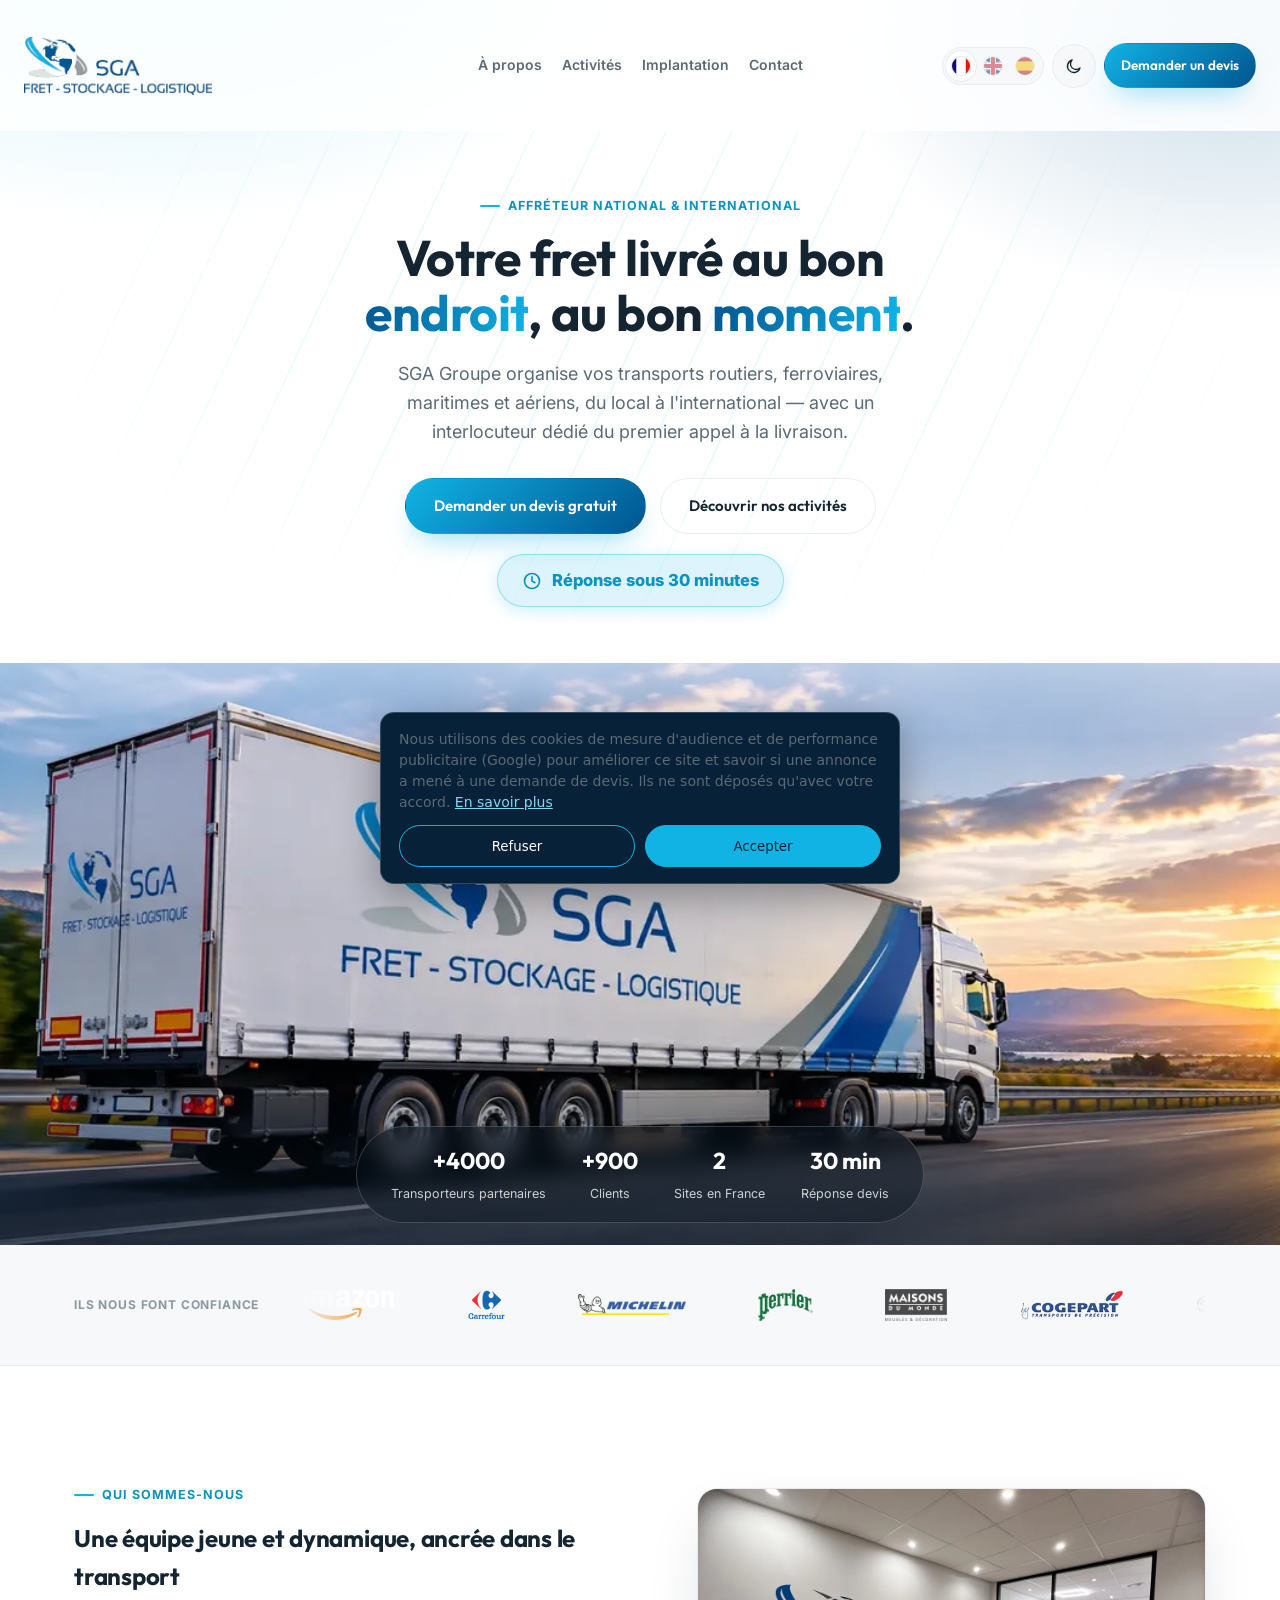
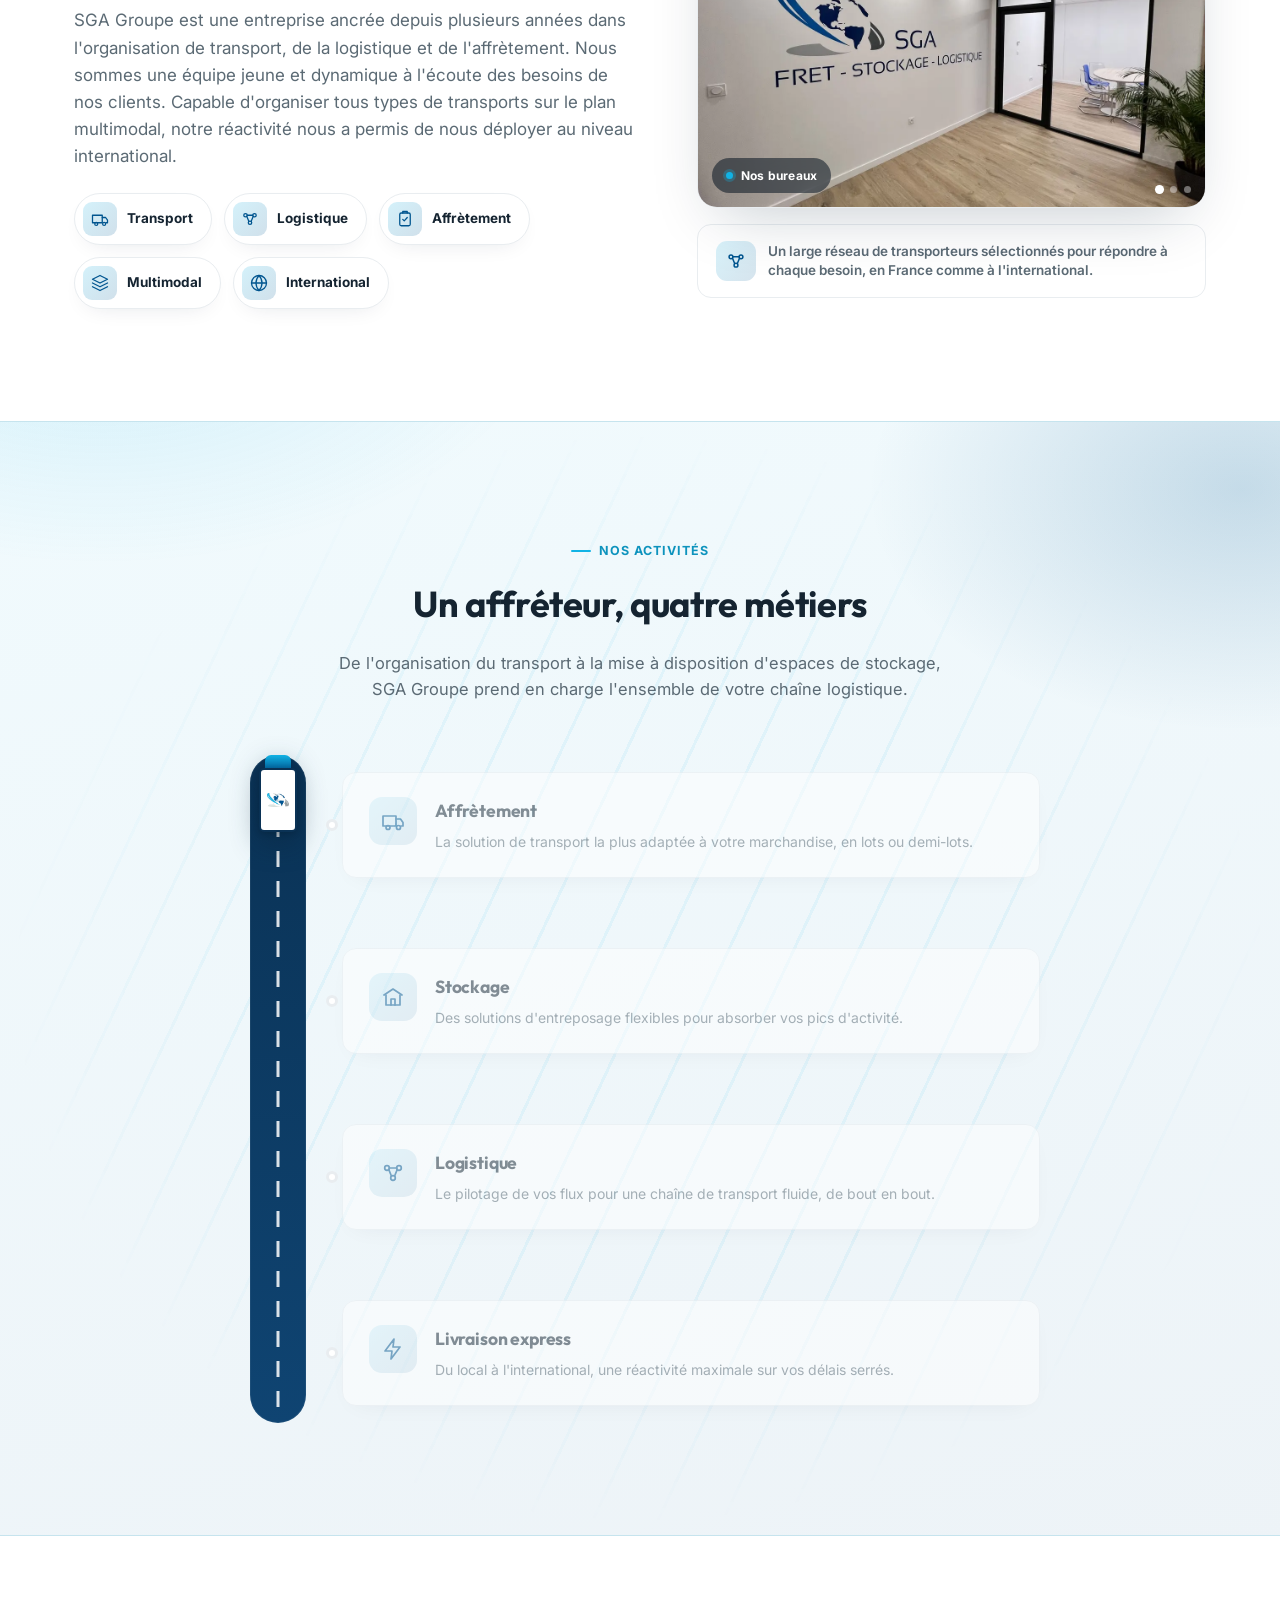
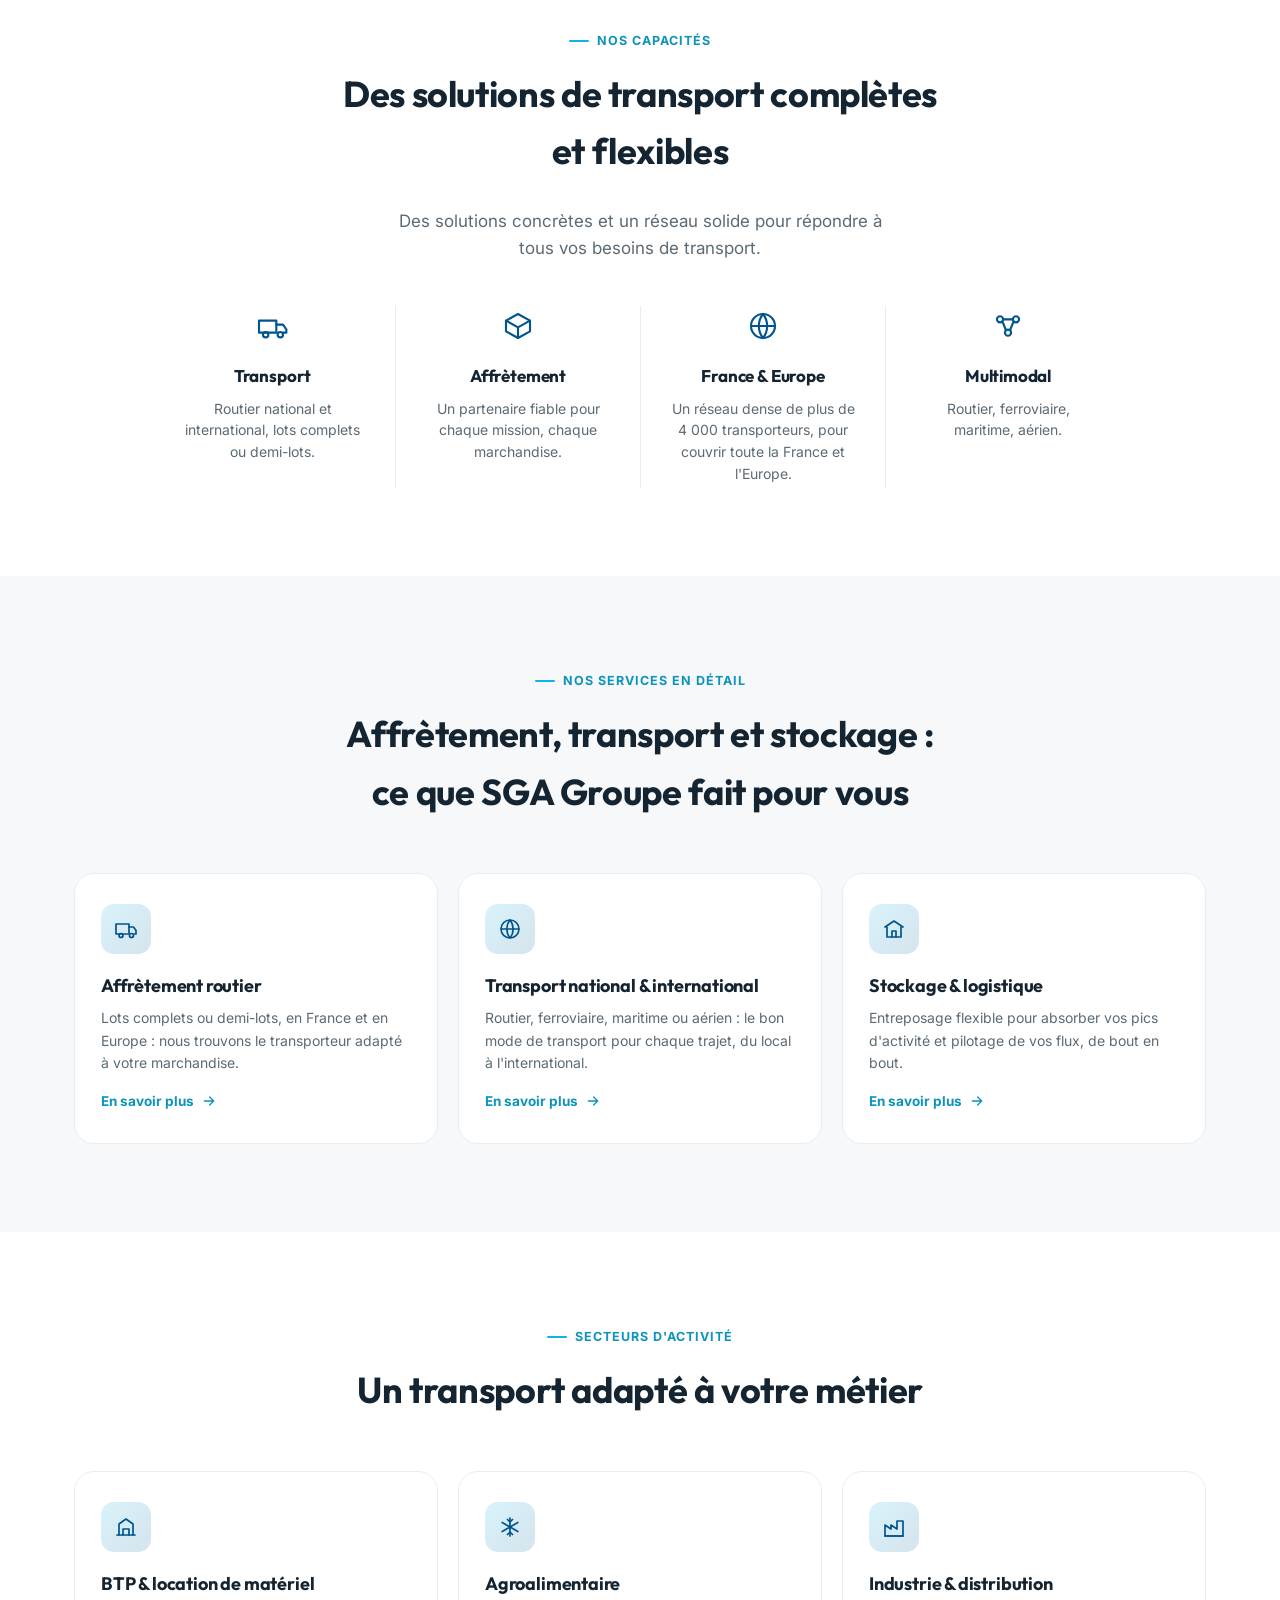
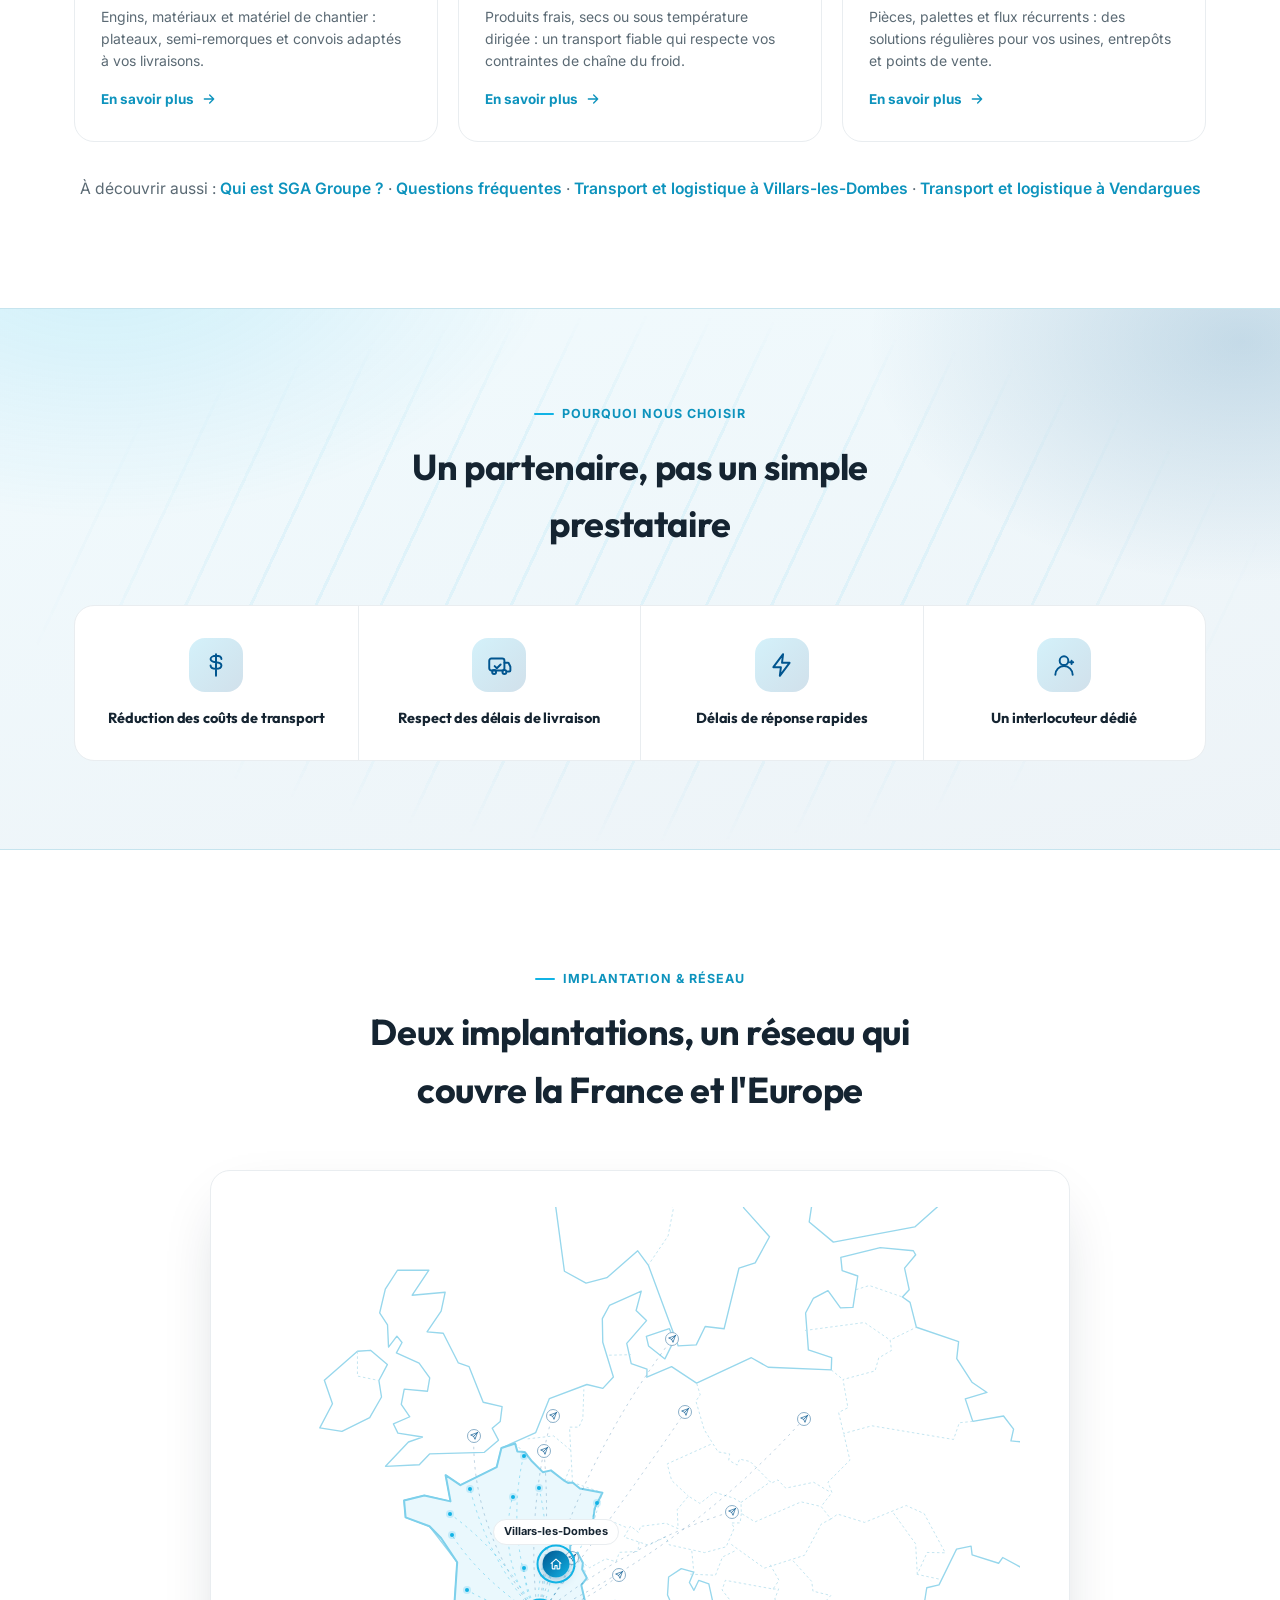
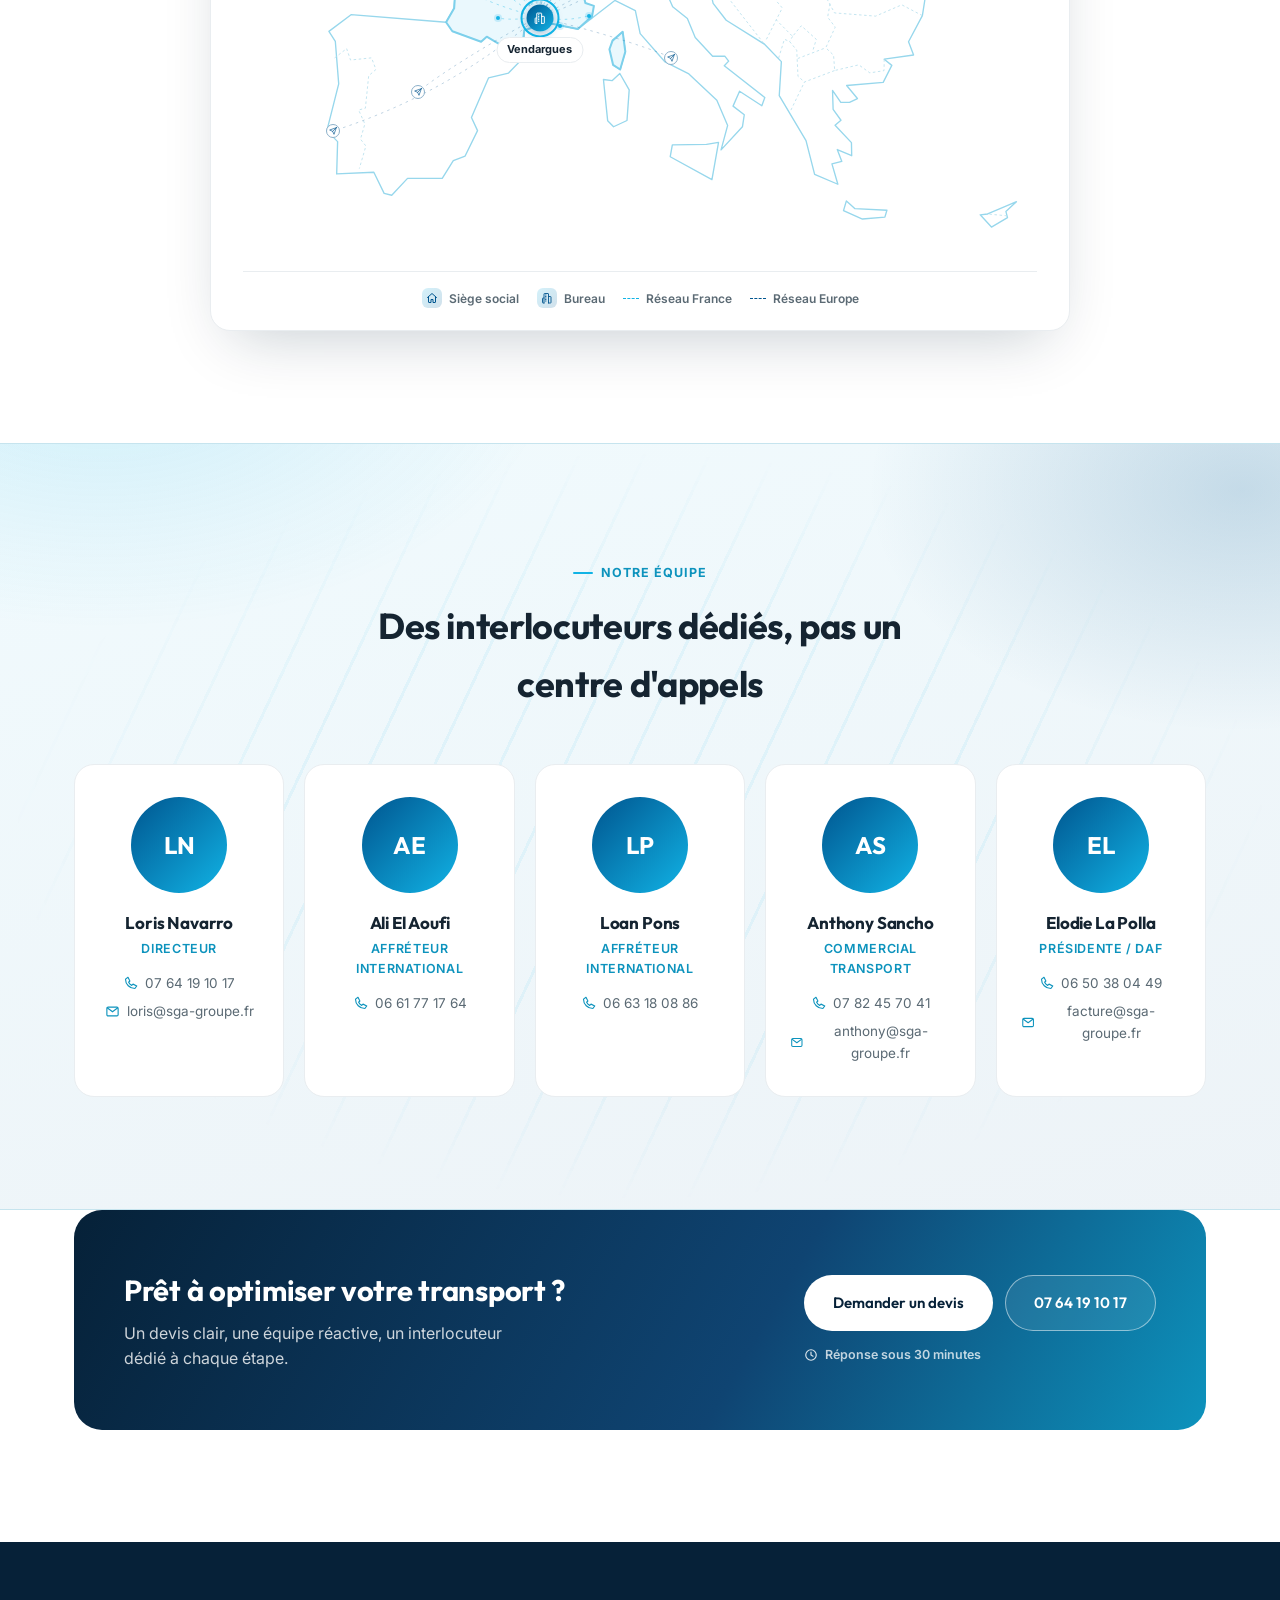
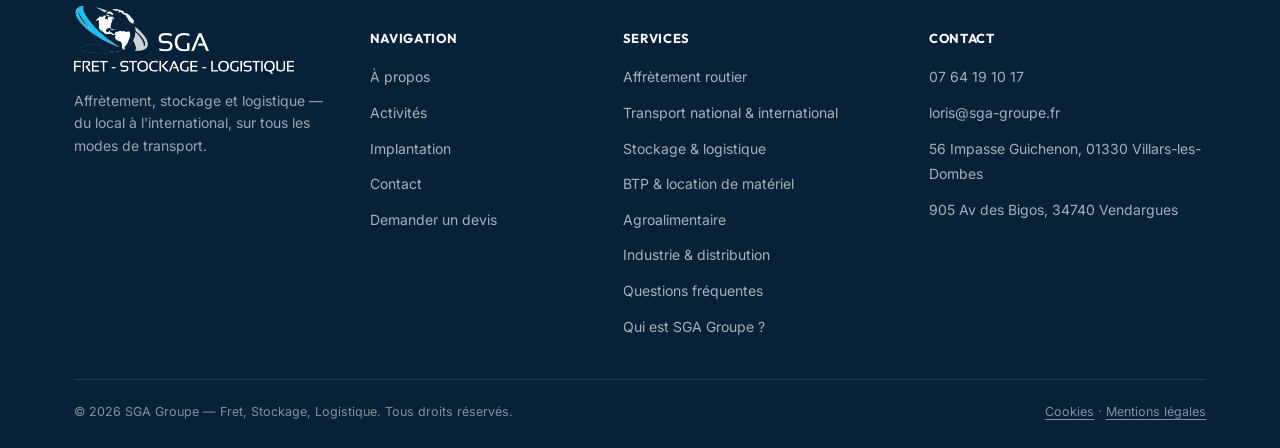
<file: index.html>
<!DOCTYPE html>
<html lang="fr">
<head>
<meta charset="UTF-8">
<meta name="viewport" content="width=device-width, initial-scale=1">
<title>SGA Groupe | Affréteur routier national &amp; international</title>
<meta name="description" content="SGA Groupe, entreprise d'affrètement : transport routier, ferroviaire, maritime et aérien, stockage et logistique en France et en Europe. Devis gratuit, réponse sous 30 minutes.">
<meta name="robots" content="index, follow, max-image-preview:large">
<meta name="author" content="SGA Groupe">
<meta name="theme-color" content="#062138">
<link rel="canonical" href="https://sga-groupe.fr/">
<link rel="icon" href="favicon.ico" sizes="48x48">
<link rel="icon" type="image/png" href="favicon-192.png" sizes="192x192">
<link rel="apple-touch-icon" href="apple-touch-icon.png">
<meta property="og:type" content="website">
<meta property="og:site_name" content="SGA Groupe">
<meta property="og:title" content="SGA Groupe | Affréteur routier national &amp; international">
<meta property="og:description" content="Affrètement, transport routier, ferroviaire, maritime et aérien, stockage et logistique. Un interlocuteur dédié du premier appel à la livraison — réponse sous 30 minutes.">
<meta property="og:url" content="https://sga-groupe.fr/">
<meta property="og:locale" content="fr_FR">
<meta property="og:image" content="https://sga-groupe.fr/og-image.jpg">
<meta property="og:image:width" content="1200">
<meta property="og:image:height" content="630">
<meta property="og:image:alt" content="SGA Groupe — affréteur routier national et international">
<meta name="twitter:card" content="summary_large_image">
<meta name="twitter:title" content="SGA Groupe | Affréteur routier national &amp; international">
<meta name="twitter:description" content="Affrètement, transport routier, ferroviaire, maritime et aérien, stockage et logistique. Devis gratuit, réponse sous 30 minutes.">
<meta name="twitter:image" content="https://sga-groupe.fr/og-image.jpg">
<script type="application/ld+json">
{
  "@context": "https://schema.org",
  "@graph": [
    {
      "@type": "WebSite",
      "@id": "https://sga-groupe.fr/#website",
      "url": "https://sga-groupe.fr/",
      "name": "SGA Groupe",
      "alternateName": ["SGA"],
      "inLanguage": "fr-FR",
      "publisher": {"@id": "https://sga-groupe.fr/#organization"}
    },
    {
      "@type": "WebPage",
      "@id": "https://sga-groupe.fr/#webpage",
      "url": "https://sga-groupe.fr/",
      "name": "SGA Groupe | Affréteur routier national & international",
      "isPartOf": {"@id": "https://sga-groupe.fr/#website"},
      "about": {"@id": "https://sga-groupe.fr/#organization"},
      "inLanguage": "fr-FR",
      "primaryImageOfPage": {"@type": "ImageObject", "url": "https://sga-groupe.fr/og-image.jpg", "width": 1200, "height": 630}
    },
    {
      "@type": "Organization",
      "@id": "https://sga-groupe.fr/#organization",
      "name": "SGA Groupe",
      "alternateName": ["SGA"],
      "url": "https://sga-groupe.fr/",
      "logo": {"@type": "ImageObject", "url": "https://sga-groupe.fr/logo-sga-carre.png", "width": 512, "height": 512},
      "image": "https://sga-groupe.fr/og-image.jpg",
      "description": "Entreprise d'affrètement, de logistique et de stockage : transport routier, ferroviaire, maritime et aérien, du local à l'international.",
      "legalName": "SGA",
      "foundingDate": "2021-01-07",
      "taxID": "892147471",
      "vatID": "FR92892147471",
      "telephone": "+33764191017",
      "sameAs": ["https://www.linkedin.com/company/sga-transport/"],
      "areaServed": ["France", "Europe"],
      "knowsAbout": ["Affrètement routier", "Transport national", "Transport international", "Transport multimodal", "Stockage", "Logistique"],
      "contactPoint": {"@type": "ContactPoint", "contactType": "customer service", "telephone": "+33764191017", "availableLanguage": ["French", "English"]},
      "location": [{"@id": "https://sga-groupe.fr/#villars-les-dombes"}, {"@id": "https://sga-groupe.fr/#vendargues"}],
      "makesOffer": [
        {"@type": "Offer", "itemOffered": {"@type": "Service", "name": "Affrètement routier", "url": "https://sga-groupe.fr/affretement-routier"}},
        {"@type": "Offer", "itemOffered": {"@type": "Service", "name": "Transport national et international (routier, ferroviaire, maritime, aérien)", "url": "https://sga-groupe.fr/transport-national-international"}},
        {"@type": "Offer", "itemOffered": {"@type": "Service", "name": "Stockage et logistique", "url": "https://sga-groupe.fr/stockage-logistique"}}
      ]
    },
    {
      "@type": "LocalBusiness",
      "@id": "https://sga-groupe.fr/#villars-les-dombes",
      "name": "SGA Groupe — Villars-les-Dombes",
      "url": "https://sga-groupe.fr/transport-logistique-villars-les-dombes",
      "image": "https://sga-groupe.fr/og-image.jpg",
      "parentOrganization": {"@id": "https://sga-groupe.fr/#organization"},
      "telephone": "+33764191017",
      "address": {
        "@type": "PostalAddress",
        "streetAddress": "56 Impasse Guichenon",
        "postalCode": "01330",
        "addressLocality": "Villars-les-Dombes",
        "addressRegion": "Auvergne-Rhône-Alpes",
        "addressCountry": "FR"
      }
    },
    {
      "@type": "LocalBusiness",
      "@id": "https://sga-groupe.fr/#vendargues",
      "name": "SGA Groupe — Vendargues",
      "url": "https://sga-groupe.fr/transport-logistique-vendargues",
      "image": "https://sga-groupe.fr/og-image.jpg",
      "parentOrganization": {"@id": "https://sga-groupe.fr/#organization"},
      "telephone": "+33764191017",
      "address": {
        "@type": "PostalAddress",
        "streetAddress": "905 Avenue des Bigos",
        "postalCode": "34740",
        "addressLocality": "Vendargues",
        "addressRegion": "Occitanie",
        "addressCountry": "FR"
      }
    }
  ]
}
</script>
<link rel="preload" as="image" href="camion-transport-routier-sga-groupe-1280.webp" imagesrcset="camion-transport-routier-sga-groupe-800.webp 800w, camion-transport-routier-sga-groupe-1280.webp 1280w, camion-transport-routier-sga-groupe.webp 2048w" imagesizes="100vw" fetchpriority="high">
<link rel="preconnect" href="https://fonts.googleapis.com">
<link rel="preconnect" href="https://fonts.gstatic.com" crossorigin>
<link rel="preload" as="style" href="https://fonts.googleapis.com/css2?family=Inter:wght@400;500;600;700&family=Outfit:wght@500;600;700;800&display=swap" onload="this.onload=null;this.rel='stylesheet'"><noscript><link rel="stylesheet" href="https://fonts.googleapis.com/css2?family=Inter:wght@400;500;600;700&family=Outfit:wght@500;600;700;800&display=swap"></noscript>
<link rel="stylesheet" href="style.css?v=20261029">
<script>window.dataLayer=window.dataLayer||[];function gtag(){dataLayer.push(arguments);}gtag('consent','default',{ad_storage:'denied',ad_user_data:'denied',ad_personalization:'denied',analytics_storage:'denied',wait_for_update:500});try{var c=JSON.parse(localStorage.getItem('sga-consent')||'null');if(c&&c.v==='granted'){gtag('consent','update',{ad_storage:'granted',ad_user_data:'granted',ad_personalization:'granted',analytics_storage:'granted'});}}catch(e){}gtag('js',new Date());gtag('config','G-9LJT3M2RM1');</script>
<script async src="https://www.googletagmanager.com/gtag/js?id=G-9LJT3M2RM1"></script>
</head>
<body>

<!-- ================================================================ -->
<!-- ============================ HOME VIEW ========================== -->
<!-- ================================================================ -->
<div id="view-home">

<header id="site-header">
  <div class="wrap nav-inner">
    <a href="#accueil" class="brand">
      <img class="brand-light" src="logo-sga-groupe.webp" alt="SGA Groupe" width="1568" height="485">
      <img class="brand-dark" src="logo-sga-groupe-blanc.webp" alt="SGA Groupe" width="1568" height="485">
    </a>
    <nav class="main-nav" id="mainNav">
      <a href="#apropos" data-i18n="nav.about">À propos</a>
      <a href="#activites" data-i18n="nav.activities">Activités</a>
      <a href="#implantation" data-i18n="nav.implantation">Implantation</a>
      <a href="#equipe" data-i18n="nav.team">Équipe</a>
      <a href="#devis" class="nav-devis-link" data-i18n="cta.quote">Demander un devis</a>
      <div class="nav-mobile-extra">
        <a href="https://www.linkedin.com/company/sga-transport/" class="icon-btn linkedin-link" aria-label="LinkedIn SGA Groupe" target="_blank" rel="noopener">
          <svg viewBox="0 0 24 24" aria-hidden="true"><rect width="24" height="24" rx="5" fill="#0A66C2"/><path fill="#fff" d="M7.6 9.3H4.9V19h2.7V9.3ZM6.25 5.02a1.57 1.57 0 1 0 0 3.14 1.57 1.57 0 0 0 0-3.14ZM19.5 19h-2.69v-5.1c0-1.22-.02-2.78-1.7-2.78-1.7 0-1.96 1.33-1.96 2.7V19H10.46V9.3h2.58v1.32h.04c.36-.68 1.24-1.4 2.56-1.4 2.74 0 3.82 1.8 3.82 4.4V19Z"/></svg>
        </a>
      </div>
    </nav>
    <div class="header-actions">
      <a href="https://www.linkedin.com/company/sga-transport/" class="icon-btn linkedin-link" aria-label="LinkedIn SGA Groupe" target="_blank" rel="noopener">
        <svg viewBox="0 0 24 24" aria-hidden="true"><rect width="24" height="24" rx="5" fill="#0A66C2"/><path fill="#fff" d="M7.6 9.3H4.9V19h2.7V9.3ZM6.25 5.02a1.57 1.57 0 1 0 0 3.14 1.57 1.57 0 0 0 0-3.14ZM19.5 19h-2.69v-5.1c0-1.22-.02-2.78-1.7-2.78-1.7 0-1.96 1.33-1.96 2.7V19H10.46V9.3h2.58v1.32h.04c.36-.68 1.24-1.4 2.56-1.4 2.74 0 3.82 1.8 3.82 4.4V19Z"/></svg>
      </a>
      <div class="lang-switch" id="langSwitchDesktop">
        <button type="button" class="lang-btn active" data-lang="fr" title="Français" aria-label="Français"><img src="drapeau-fr.webp" alt="Français" draggable="false" width="180" height="118"></button>
        <button type="button" class="lang-btn" data-lang="en" title="English" aria-label="English"><img src="drapeau-en.webp" alt="English" draggable="false" width="180" height="90"></button>
        <button type="button" class="lang-btn" data-lang="es" title="Español" aria-label="Español"><img src="drapeau-es.webp" alt="Español" draggable="false" width="180" height="118"></button>
      </div>
      <button class="theme-toggle" id="themeToggle" aria-label="Changer de thème" type="button">
        <svg class="moon" viewBox="0 0 24 24" fill="none" stroke="currentColor" stroke-width="1.8" stroke-linecap="round" stroke-linejoin="round"><path d="M20 14.5A8.5 8.5 0 1 1 9.5 4a7 7 0 0 0 10.5 10.5Z"/></svg>
        <svg class="sun" viewBox="0 0 24 24" fill="none" stroke="currentColor" stroke-width="1.8" stroke-linecap="round" stroke-linejoin="round"><circle cx="12" cy="12" r="4.2"/><path d="M12 2.5v2.6M12 18.9v2.6M4.9 4.9l1.9 1.9M17.2 17.2l1.9 1.9M2.5 12h2.6M18.9 12h2.6M4.9 19.1l1.9-1.9M17.2 6.8l1.9-1.9"/></svg>
      </button>
      <a href="#devis" class="btn btn-primary btn-sm" data-i18n="cta.quote">Demander un devis</a>
      <button class="burger" id="burger" aria-label="Menu" type="button">
        <svg viewBox="0 0 24 24" fill="none" stroke="currentColor" stroke-width="1.8" stroke-linecap="round"><path d="M3 6h18M3 12h18M3 18h18"/></svg>
      </button>
    </div>
  </div>
</header>

<!-- ================= HERO ================= -->
<section id="accueil">
  <div class="hero-copy reveal">
    <h1><span class="eyebrow h1-kicker" data-i18n="hero.eyebrow">Affréteur national &amp; international</span><span class="h1-main" data-i18n-html="hero.title">Votre fret livré au bon <em>endroit</em>, au bon <em>moment</em>.</span></h1>
    <p data-i18n="hero.sub">SGA Groupe organise vos transports routiers, ferroviaires, maritimes et aériens, du local à l'international — avec un interlocuteur dédié du premier appel à la livraison.</p>
    <div class="hero-actions">
      <a href="#devis" class="btn btn-primary" data-i18n="hero.ctaQuote">Demander un devis gratuit</a>
      <a href="#activites" class="btn btn-ghost" data-i18n="hero.ctaActivities">Découvrir nos activités</a>
    </div>
    <div class="hero-reassurance">
      <svg viewBox="0 0 24 24" fill="none" stroke="currentColor" stroke-width="2" stroke-linecap="round" stroke-linejoin="round"><circle cx="12" cy="12" r="9"/><path d="M12 7v5l3.5 2"/></svg>
      <span data-i18n="hero.fastReply">Réponse sous 30 minutes</span>
    </div>
  </div>
  <div class="hero-media reveal">
    <div class="frame"><img src="camion-transport-routier-sga-groupe.webp" srcset="camion-transport-routier-sga-groupe-800.webp 800w, camion-transport-routier-sga-groupe-1280.webp 1280w, camion-transport-routier-sga-groupe.webp 2048w" sizes="100vw" alt="Camion de transport routier SGA Groupe" fetchpriority="high" decoding="async" width="2048" height="768"></div>
    <div class="hero-stats">
      <div class="hero-stats-inner">
        <div class="stat"><b>+4000</b><span data-i18n="stat.collab">Transporteurs partenaires</span></div>
        <div class="stat"><b>+900</b><span data-i18n="stat.clients">Clients</span></div>
        <div class="stat"><b>2</b><span data-i18n="stat.sites">Sites en France</span></div>
        <div class="stat"><b>30 min</b><span data-i18n="stat.response">Réponse devis</span></div>
      </div>
    </div>
  </div>
</section>

<!-- ================= TRUST STRIP ================= -->
<div class="trust-strip">
  <div class="wrap">
    <span class="trust-label" data-i18n="trust.label">Ils nous font confiance</span>
    <div class="marquee">
      <div class="marquee-track" id="marqueeTrack">
        <img loading="lazy" src="client-amazon.webp" alt="Amazon" width="204" height="64">
        <img loading="lazy" src="client-carrefour.webp" alt="Carrefour" width="60" height="50">
        <img loading="lazy" src="client-michelin.webp" alt="Michelin" width="512" height="100">
        <img loading="lazy" src="client-perrier.webp" alt="Perrier" width="505" height="291">
        <img loading="lazy" src="client-maisons-du-monde.webp" alt="Maisons du Monde" width="276" height="143">
        <img loading="lazy" src="client-cogepart.webp" alt="Cogepart" width="172" height="52">
        <img loading="lazy" src="client-airbus.webp" alt="Airbus" width="898" height="140">
        <img loading="lazy" src="client-bollore.webp" alt="Bolloré" width="417" height="140">
      </div>
    </div>
  </div>
</div>

<!-- ================= A PROPOS ================= -->
<section id="apropos" class="section">
  <div class="wrap about-grid-v2">
    <div class="about-text reveal">
      <span class="eyebrow" data-i18n="about.eyebrow">Qui sommes-nous</span>
      <h2 data-i18n="about.title">Une équipe jeune et dynamique, ancrée dans le transport</h2>
      <p data-i18n="about.text">SGA Groupe est une entreprise ancrée depuis plusieurs années dans l'organisation de transport, de la logistique et de l'affrètement. Nous sommes une équipe jeune et dynamique à l'écoute des besoins de nos clients. Capable d'organiser tous types de transports sur le plan multimodal, notre réactivité nous a permis de nous déployer au niveau international.</p>
      <div class="about-notions">
        <div class="notion-chip">
          <div class="icon-wrap"><svg viewBox="0 0 24 24" fill="none" stroke="currentColor" stroke-width="1.7" stroke-linecap="round" stroke-linejoin="round"><rect x="2" y="7" width="13" height="10"/><path d="M15 10h4.5L22 13.5V17h-2"/><circle cx="7" cy="18.5" r="2"/><circle cx="17.5" cy="18.5" r="2"/></svg></div>
          <span data-i18n="about.notion.transport">Transport</span>
        </div>
        <div class="notion-chip">
          <div class="icon-wrap"><svg viewBox="0 0 24 24" fill="none" stroke="currentColor" stroke-width="1.7" stroke-linecap="round" stroke-linejoin="round"><circle cx="6" cy="7" r="2.3"/><circle cx="18" cy="7" r="2.3"/><circle cx="12" cy="17" r="2.3"/><path d="M7.8 8.6 10.4 15M16.2 8.6 13.6 15M8.3 7h7.4"/></svg></div>
          <span data-i18n="about.notion.logistique">Logistique</span>
        </div>
        <div class="notion-chip">
          <div class="icon-wrap"><svg viewBox="0 0 24 24" fill="none" stroke="currentColor" stroke-width="1.7" stroke-linecap="round" stroke-linejoin="round"><rect x="5" y="4" width="14" height="17" rx="2"/><path d="M9 4V2h6v2"/><path d="M9 12.5l2 2 4-4.5"/></svg></div>
          <span data-i18n="about.notion.affretement">Affrètement</span>
        </div>
        <div class="notion-chip">
          <div class="icon-wrap"><svg viewBox="0 0 24 24" fill="none" stroke="currentColor" stroke-width="1.7" stroke-linecap="round" stroke-linejoin="round"><path d="M12 2 2 7l10 5 10-5-10-5Z"/><path d="M2 17l10 5 10-5"/><path d="M2 12l10 5 10-5"/></svg></div>
          <span data-i18n="about.notion.multimodal">Multimodal</span>
        </div>
        <div class="notion-chip">
          <div class="icon-wrap"><svg viewBox="0 0 24 24" fill="none" stroke="currentColor" stroke-width="1.7" stroke-linecap="round" stroke-linejoin="round"><circle cx="12" cy="12" r="10"/><path d="M2 12h20"/><path d="M12 2c2.5 2.6 4 6.2 4 10s-1.5 7.4-4 10c-2.5-2.6-4-6.2-4-10s1.5-7.4 4-10Z"/></svg></div>
          <span data-i18n="about.notion.international">International</span>
        </div>
      </div>
    </div>
    <div class="about-visual reveal">
      <div class="about-photo" id="aboutPhoto">
        <img src="bureaux-sga-groupe-mur-logo.webp" alt="Bureaux de SGA Groupe : mur logo" loading="lazy" class="active" width="1200" height="900">
        <img src="bureaux-sga-groupe-accueil.webp" alt="Accueil des bureaux de SGA Groupe" loading="lazy" width="1200" height="900">
        <img src="bureaux-sga-groupe-open-space.webp" alt="Open space de l'équipe SGA Groupe" loading="lazy" width="1200" height="918">
        <span class="about-photo-tag"><i></i><span data-i18n="about.photoTag">Nos bureaux</span></span>
        <div class="about-photo-dots">
          <button type="button" class="active" aria-label="Photo 1"></button>
          <button type="button" aria-label="Photo 2"></button>
          <button type="button" aria-label="Photo 3"></button>
        </div>
      </div>
      <div class="about-visual-note">
        <div class="icon-wrap"><svg viewBox="0 0 24 24" fill="none" stroke="currentColor" stroke-width="1.8" stroke-linecap="round" stroke-linejoin="round"><circle cx="6" cy="7" r="2.3"/><circle cx="18" cy="7" r="2.3"/><circle cx="12" cy="17" r="2.3"/><path d="M7.8 8.6 10.4 15M16.2 8.6 13.6 15M8.3 7h7.4"/></svg></div>
        <span data-i18n="about.note">Un large réseau de transporteurs sélectionnés pour répondre à chaque besoin, en France comme à l'international.</span>
      </div>
    </div>
  </div>
</section>

<!-- ================= ACTIVITES ================= -->
<section id="activites" class="section contrast bg-motif">
  <div class="wrap">
    <div class="section-head center">
      <span class="eyebrow" style="justify-content:center;" data-i18n="activities.eyebrow">Nos activités</span>
      <h2 data-i18n="activities.title">Un affréteur, quatre métiers</h2>
      <p data-i18n="activities.sub">De l'organisation du transport à la mise à disposition d'espaces de stockage, SGA Groupe prend en charge l'ensemble de votre chaîne logistique.</p>
    </div>
    <div class="road-timeline" id="roadTimeline">
      <div class="road-lane">
        <div class="road-truck" id="roadTruck">
          <div class="truck-cab"></div>
          <div class="truck-trailer"><img loading="lazy" src="icone-sga-groupe.webp" alt="Logo SGA Groupe sur remorque de transport" width="518" height="337"></div>
        </div>
      </div>
      <div class="road-stops">
        <div class="road-stop" data-stop="1">
          <div class="road-stop-marker"></div>
          <div class="road-stop-card">
            <div class="icon-wrap"><svg viewBox="0 0 24 24" fill="none" stroke="currentColor" stroke-width="1.7" stroke-linecap="round" stroke-linejoin="round"><rect x="2" y="7" width="13" height="10"/><path d="M15 10h4.5L22 13.5V17h-2"/><circle cx="7" cy="18.5" r="2"/><circle cx="17.5" cy="18.5" r="2"/></svg></div>
            <div>
              <h3 data-i18n="activities.stop1.title">Affrètement</h3>
              <p data-i18n="activities.stop1.text">La solution de transport la plus adaptée à votre marchandise, en lots ou demi-lots.</p>
            </div>
          </div>
        </div>
        <div class="road-stop" data-stop="2">
          <div class="road-stop-marker"></div>
          <div class="road-stop-card">
            <div class="icon-wrap"><svg viewBox="0 0 24 24" fill="none" stroke="currentColor" stroke-width="1.7" stroke-linecap="round" stroke-linejoin="round"><path d="M3 10 12 4l9 6"/><path d="M5 10v10h14V10"/><path d="M10 20v-6h4v6"/></svg></div>
            <div>
              <h3 data-i18n="activities.stop2.title">Stockage</h3>
              <p data-i18n="activities.stop2.text">Des solutions d'entreposage flexibles pour absorber vos pics d'activité.</p>
            </div>
          </div>
        </div>
        <div class="road-stop" data-stop="3">
          <div class="road-stop-marker"></div>
          <div class="road-stop-card">
            <div class="icon-wrap"><svg viewBox="0 0 24 24" fill="none" stroke="currentColor" stroke-width="1.7" stroke-linecap="round" stroke-linejoin="round"><circle cx="6" cy="7" r="2.3"/><circle cx="18" cy="7" r="2.3"/><circle cx="12" cy="17" r="2.3"/><path d="M7.8 8.6 10.4 15M16.2 8.6 13.6 15M8.3 7h7.4"/></svg></div>
            <div>
              <h3 data-i18n="activities.stop3.title">Logistique</h3>
              <p data-i18n="activities.stop3.text">Le pilotage de vos flux pour une chaîne de transport fluide, de bout en bout.</p>
            </div>
          </div>
        </div>
        <div class="road-stop" data-stop="4">
          <div class="road-stop-marker"></div>
          <div class="road-stop-card">
            <div class="icon-wrap"><svg viewBox="0 0 24 24" fill="none" stroke="currentColor" stroke-width="1.7" stroke-linecap="round" stroke-linejoin="round"><path d="M13 2 4 14h7l-1 8 9-12h-7l1-8Z"/></svg></div>
            <div>
              <h3 data-i18n="activities.stop4.title">Livraison express</h3>
              <p data-i18n="activities.stop4.text">Du local à l'international, une réactivité maximale sur vos délais serrés.</p>
            </div>
          </div>
        </div>
      </div>
    </div>
  </div>
</section>

<!-- ================= CAPACITES (modes + véhicules) ================= -->
<section class="section tight">
  <div class="wrap">
    <div class="section-head center">
      <span class="eyebrow" style="justify-content:center;" data-i18n="cap.eyebrow">Nos capacités</span>
      <h2 data-i18n="cap.title">Des solutions de transport complètes et flexibles</h2>
    </div>
    <p class="cap-tagline" data-i18n="cap.tagline">Des solutions concrètes et un réseau solide pour répondre à tous vos besoins de transport.</p>
    <div class="pillars reveal">
      <div class="pillar">
        <svg class="pillar-icon" viewBox="0 0 24 24" fill="none" stroke="currentColor" stroke-width="1.6" stroke-linecap="round" stroke-linejoin="round"><rect x="1.5" y="8" width="13" height="9"/><path d="M14.5 11h5L22 14.5V17h-2"/><circle cx="6.5" cy="18.5" r="2"/><circle cx="17.5" cy="18.5" r="2"/></svg>
        <h3 data-i18n="pillar.transport.title">Transport</h3>
        <p data-i18n="pillar.transport.text">Routier national et international, lots complets ou demi-lots.</p>
      </div>
      <div class="pillar">
        <svg class="pillar-icon" viewBox="0 0 24 24" fill="none" stroke="currentColor" stroke-width="1.6" stroke-linecap="round" stroke-linejoin="round"><path d="M21 8 12 3 3 8v8l9 5 9-5V8Z"/><path d="M3 8l9 5 9-5M12 13v8"/></svg>
        <h3 data-i18n="pillar.affretement.title">Affrètement</h3>
        <p data-i18n="pillar.affretement.text">Un partenaire fiable pour chaque mission, chaque marchandise.</p>
      </div>
      <div class="pillar">
        <svg class="pillar-icon" viewBox="0 0 24 24" fill="none" stroke="currentColor" stroke-width="1.6" stroke-linecap="round" stroke-linejoin="round"><circle cx="12" cy="12" r="9"/><path d="M3 12h18M12 3a14.5 14.5 0 0 1 0 18M12 3a14.5 14.5 0 0 0 0 18"/></svg>
        <h3 data-i18n="pillar.europe.title">France &amp; Europe</h3>
        <p data-i18n="pillar.europe.text">Un réseau dense de plus de 4 000 transporteurs, pour couvrir toute la France et l'Europe.</p>
      </div>
      <div class="pillar">
        <svg class="pillar-icon" viewBox="0 0 24 24" fill="none" stroke="currentColor" stroke-width="1.6" stroke-linecap="round" stroke-linejoin="round"><circle cx="6" cy="7" r="2.3"/><circle cx="18" cy="7" r="2.3"/><circle cx="12" cy="17" r="2.3"/><path d="M7.8 8.6 10.4 15M16.2 8.6 13.6 15M8.3 7h7.4"/></svg>
        <h3 data-i18n="pillar.multimodal.title">Multimodal</h3>
        <p data-i18n="pillar.multimodal.text">Routier, ferroviaire, maritime, aérien.</p>
      </div>
    </div>
  </div>
</section>

<!-- ================= NOS SERVICES EN DETAIL (maillage interne) ================= -->
<section id="services" class="section tight soft">
  <div class="wrap">
    <div class="section-head center">
      <span class="eyebrow" style="justify-content:center;" data-i18n="svc.eyebrow">Nos services en détail</span>
      <h2 data-i18n="svc.title">Affrètement, transport et stockage : ce que SGA Groupe fait pour vous</h2>
    </div>
    <div class="svc-grid reveal">
      <a class="card svc-card" href="affretement-routier">
        <div class="icon-wrap"><svg viewBox="0 0 24 24" fill="none" stroke="currentColor" stroke-width="1.7" stroke-linecap="round" stroke-linejoin="round"><rect x="2" y="7" width="13" height="10"/><path d="M15 10h4.5L22 13.5V17h-2"/><circle cx="7" cy="18.5" r="2"/><circle cx="17.5" cy="18.5" r="2"/></svg></div>
        <h3 data-i18n="svc.1.title">Affrètement routier</h3>
        <p data-i18n="svc.1.text">Lots complets ou demi-lots, en France et en Europe : nous trouvons le transporteur adapté à votre marchandise.</p>
        <span class="svc-more"><span data-i18n="svc.more">En savoir plus</span><svg viewBox="0 0 24 24" fill="none" stroke="currentColor" stroke-width="2" stroke-linecap="round" stroke-linejoin="round" aria-hidden="true"><path d="M5 12h14M13 6l6 6-6 6"/></svg></span>
      </a>
      <a class="card svc-card" href="transport-national-international">
        <div class="icon-wrap"><svg viewBox="0 0 24 24" fill="none" stroke="currentColor" stroke-width="1.6" stroke-linecap="round" stroke-linejoin="round"><circle cx="12" cy="12" r="9"/><path d="M3 12h18M12 3a14.5 14.5 0 0 1 0 18M12 3a14.5 14.5 0 0 0 0 18"/></svg></div>
        <h3 data-i18n="svc.2.title">Transport national &amp; international</h3>
        <p data-i18n="svc.2.text">Routier, ferroviaire, maritime ou aérien : le bon mode de transport pour chaque trajet, du local à l'international.</p>
        <span class="svc-more"><span data-i18n="svc.more">En savoir plus</span><svg viewBox="0 0 24 24" fill="none" stroke="currentColor" stroke-width="2" stroke-linecap="round" stroke-linejoin="round" aria-hidden="true"><path d="M5 12h14M13 6l6 6-6 6"/></svg></span>
      </a>
      <a class="card svc-card" href="stockage-logistique">
        <div class="icon-wrap"><svg viewBox="0 0 24 24" fill="none" stroke="currentColor" stroke-width="1.7" stroke-linecap="round" stroke-linejoin="round"><path d="M3 10 12 4l9 6"/><path d="M5 10v10h14V10"/><path d="M10 20v-6h4v6"/></svg></div>
        <h3 data-i18n="svc.3.title">Stockage &amp; logistique</h3>
        <p data-i18n="svc.3.text">Entreposage flexible pour absorber vos pics d'activité et pilotage de vos flux, de bout en bout.</p>
        <span class="svc-more"><span data-i18n="svc.more">En savoir plus</span><svg viewBox="0 0 24 24" fill="none" stroke="currentColor" stroke-width="2" stroke-linecap="round" stroke-linejoin="round" aria-hidden="true"><path d="M5 12h14M13 6l6 6-6 6"/></svg></span>
      </a>
    </div>
  </div>
</section>

<!-- ================= SECTEURS ================= -->
<section id="secteurs" class="section tight">
  <div class="wrap">
    <div class="section-head center">
      <span class="eyebrow" style="justify-content:center;" data-i18n="sec.eyebrow">Secteurs d'activité</span>
      <h2 data-i18n="sec.title">Un transport adapté à votre métier</h2>
    </div>
    <div class="svc-grid reveal">
      <a class="card svc-card" href="transport-btp-location-materiel">
        <div class="icon-wrap"><svg viewBox="0 0 24 24" fill="none" stroke="currentColor" stroke-width="1.7" stroke-linecap="round" stroke-linejoin="round"><path d="M3 20h18"/><path d="M5 20V9l7-5 7 5v11"/><path d="M9 20v-6h6v6"/></svg></div>
        <h3 data-i18n="sec.btp.title">BTP &amp; location de matériel</h3>
        <p data-i18n="sec.btp.text">Engins, matériaux et matériel de chantier : plateaux, semi-remorques et convois adaptés à vos livraisons.</p>
        <span class="svc-more"><span data-i18n="svc.more">En savoir plus</span><svg viewBox="0 0 24 24" fill="none" stroke="currentColor" stroke-width="2" stroke-linecap="round" stroke-linejoin="round" aria-hidden="true"><path d="M5 12h14M13 6l6 6-6 6"/></svg></span>
      </a>
      <a class="card svc-card" href="transport-agroalimentaire">
        <div class="icon-wrap"><svg viewBox="0 0 24 24" fill="none" stroke="currentColor" stroke-width="1.7" stroke-linecap="round" stroke-linejoin="round"><path d="M12 3v18M4.2 7.5l15.6 9M4.2 16.5l15.6-9"/><path d="M9.5 4.5 12 7l2.5-2.5M9.5 19.5 12 17l2.5 2.5"/></svg></div>
        <h3 data-i18n="sec.agro.title">Agroalimentaire</h3>
        <p data-i18n="sec.agro.text">Produits frais, secs ou sous température dirigée : un transport fiable qui respecte vos contraintes de chaîne du froid.</p>
        <span class="svc-more"><span data-i18n="svc.more">En savoir plus</span><svg viewBox="0 0 24 24" fill="none" stroke="currentColor" stroke-width="2" stroke-linecap="round" stroke-linejoin="round" aria-hidden="true"><path d="M5 12h14M13 6l6 6-6 6"/></svg></span>
      </a>
      <a class="card svc-card" href="transport-industrie-distribution">
        <div class="icon-wrap"><svg viewBox="0 0 24 24" fill="none" stroke="currentColor" stroke-width="1.7" stroke-linecap="round" stroke-linejoin="round"><path d="M3 21V10l6 4V10l6 4V6h6v15Z"/><path d="M3 21h18"/></svg></div>
        <h3 data-i18n="sec.ind.title">Industrie &amp; distribution</h3>
        <p data-i18n="sec.ind.text">Pièces, palettes et flux récurrents : des solutions régulières pour vos usines, entrepôts et points de vente.</p>
        <span class="svc-more"><span data-i18n="svc.more">En savoir plus</span><svg viewBox="0 0 24 24" fill="none" stroke="currentColor" stroke-width="2" stroke-linecap="round" stroke-linejoin="round" aria-hidden="true"><path d="M5 12h14M13 6l6 6-6 6"/></svg></span>
      </a>
    </div>
    <p class="reveal" style="text-align:center;margin-top:32px;font-size:.98rem;line-height:1.9;">
      <span data-i18n="sec.also">À découvrir aussi :</span>
      <a href="a-propos-sga-groupe" data-i18n="sec.l.about" style="color:var(--cyan-600);font-weight:600;">Qui est SGA Groupe ?</a> ·
      <a href="faq" data-i18n="sec.l.faq" style="color:var(--cyan-600);font-weight:600;">Questions fréquentes</a> ·
      <a href="transport-logistique-villars-les-dombes" data-i18n="sec.l.villars" style="color:var(--cyan-600);font-weight:600;">Transport et logistique à Villars-les-Dombes</a> ·
      <a href="transport-logistique-vendargues" data-i18n="sec.l.vend" style="color:var(--cyan-600);font-weight:600;">Transport et logistique à Vendargues</a>
    </p>
  </div>
</section>

<!-- ================= POURQUOI NOUS CHOISIR ================= -->
<section class="section tight contrast bg-motif">
  <div class="wrap">
    <div class="section-head center">
      <span class="eyebrow" style="justify-content:center;" data-i18n="why.eyebrow">Pourquoi nous choisir</span>
      <h2 data-i18n="why.title">Un partenaire, pas un simple prestataire</h2>
    </div>
    <div class="why-strip reveal">
      <div class="why-item">
        <div class="why-icon"><svg viewBox="0 0 24 24" fill="none" stroke="currentColor" stroke-width="1.8" stroke-linecap="round" stroke-linejoin="round"><path d="M12 2v20M17 6.5c0-1.9-2.2-3-5-3s-5 1.3-5 3 2 2.7 5 3 5 1.1 5 3-2.2 3-5 3-5-1.1-5-3"/></svg></div>
        <h4 data-i18n="why.item1">Réduction des coûts de transport</h4>
      </div>
      <div class="why-item">
        <div class="why-icon"><svg viewBox="0 0 24 24" fill="none" stroke="currentColor" stroke-width="1.8" stroke-linecap="round" stroke-linejoin="round"><rect x="3" y="6" width="14" height="11" rx="2"/><path d="M17 10h3.2a1 1 0 0 1 .9.6l1.4 3v3.4a1 1 0 0 1-1 1H20"/><circle cx="7.5" cy="18.5" r="1.8"/><circle cx="17" cy="18.5" r="1.8"/><path d="m8 13 2 2 3.5-3.5"/></svg></div>
        <h4 data-i18n="why.item2">Respect des délais de livraison</h4>
      </div>
      <div class="why-item">
        <div class="why-icon"><svg viewBox="0 0 24 24" fill="none" stroke="currentColor" stroke-width="1.8" stroke-linecap="round" stroke-linejoin="round"><path d="M13 2 4 14h7l-1 8 9-12h-7l1-8Z"/></svg></div>
        <h4 data-i18n="why.item3">Délais de réponse rapides</h4>
      </div>
      <div class="why-item">
        <div class="why-icon"><svg viewBox="0 0 24 24" fill="none" stroke="currentColor" stroke-width="1.8" stroke-linecap="round" stroke-linejoin="round"><path d="M12 12a4 4 0 1 0 0-8 4 4 0 0 0 0 8Z"/><path d="M4 21a8 8 0 0 1 16 0"/><path d="M19 8v3M17.5 9.5h3"/></svg></div>
        <h4 data-i18n="why.item4">Un interlocuteur dédié</h4>
      </div>
    </div>
  </div>
</section>

<!-- ================= IMPLANTATION & RESEAU ================= -->
<section id="implantation" class="section">
  <div class="wrap">
    <div class="section-head center">
      <span class="eyebrow" style="justify-content:center;" data-i18n="impl.eyebrow">Implantation &amp; réseau</span>
      <h2 data-i18n="impl.title">Deux implantations, un réseau qui couvre la France et l'Europe</h2>
    </div>
    <div class="impl-map-card-wrap reveal">
      <div class="impl-map-card impl-map-card-eu">
        <div class="impl-map impl-map-eu">
          <svg viewBox="0 0 900 760" fill="none">
            <path class="impl-coast" d="M-3077.3,2122.2L-3077.3,2135.6L3576.7,2142.3L3564.9,2148.1L3562.5,2137.9L3588.5,2122.2L-3077.3,2122.2 M-1299.7,-29.8L-1285.9,-42.5L-1260.5,-42.2L-1282.5,-21.8L-1299.7,-29.8 M-1221.5,-313.5L-1241.9,-328L-1241.1,-337.9L-1189.9,-336.8L-1156.3,-314.1L-1221.5,-313.5 M-1231.5,-19.7L-1224.4,-28L-1212.1,-21.7L-1219.3,-7.4L-1231.5,-19.7 M-1477.8,-373.1L-1487.9,-362.5L-1537.2,-371.7L-1527.3,-384.1L-1500.7,-391.5L-1477.8,-373.1 M-1482,-442.8L-1525.1,-443.7L-1530,-451.4L-1492.8,-451L-1482,-442.8 M-1535.9,-476.9L-1513.8,-467.4L-1518.8,-457.5L-1546.2,-451.8L-1561.3,-458.2L-1570.7,-479.8L-1535.9,-476.9 M-1376.6,-357L-1455.7,-369.2L-1464.4,-397.9L-1483,-409.9L-1542.7,-421.7L-1535.8,-432.9L-1440.6,-422.4L-1424.6,-413.4L-1428.9,-403.1L-1395.8,-390.4L-1246.6,-393.3L-1226.7,-382.9L-1222.6,-371.6L-1261.8,-358.4L-1376.6,-357 M-1804.6,-460.1L-1778.5,-455.8L-1819.2,-439.7L-1846.6,-448.6L-1804.6,-460.1 M-1799,-478L-1774.9,-472.4L-1828.3,-467.1L-1799,-478 M-773.9,275.4L-796.1,316.6L-784,307.4L-771.5,313.2L-778.1,322.8L-734.6,332.1L-740.3,352.2L-727.4,347.5L-719.3,379L-727.1,403.1L-747.6,399L-743.6,376.6L-748.7,373.1L-770.2,396.9L-781.3,395.9L-768.2,383L-786,376.4L-841.8,377.2L-844.7,369L-833.1,359.4L-841.2,352L-825.6,335.5L-806.5,291.8L-778.9,266.8L-770.3,268L-773.9,275.4 M-1297.6,-102.6L-1256.1,-84.7L-1254.5,-71.7L-1227.6,-64.7L-1244.1,-56.1L-1272.9,-62.7L-1283.3,-75L-1328,-46.2L-1334.3,-62.3L-1359.5,-59.6L-1343.3,-73.2L-1334.7,-119.9L-1321.3,-117.6L-1317.9,-105.6L-1297.6,-102.6 M-1202.9,-301.1L-1185.4,-312L-1118.8,-285.1L-1116.4,-273.1L-1082.1,-279.3L-1062.8,-261.9L-1018.1,-251L-984.4,-214.3L-1018.4,-201.6L-945.4,-177.7L-918.8,-152.5L-889.7,-150.7L-895.5,-131.4L-927.9,-99.6L-979.8,-137.7L-1003.8,-134.2L-1006.1,-118.6L-953.9,-82.7L-941.8,-55.6L-948.2,-35.9L-1018,-65.3L-969.6,-15.5L-1019.8,-26.5L-1059.5,-42.4L-1082,-55.7L-1075.5,-63.4L-1130.1,-90.8L-1129.8,-82.9L-1183.3,-78.5L-1199,-87.9L-1186.8,-108.1L-1113.9,-112.1L-1120,-121.9L-1113.6,-135.5L-1089.6,-162.3L-1101.9,-183.8L-1167.8,-206.4L-1155.9,-213.3L-1206.4,-241.3L-1249.9,-229.6L-1386.5,-247.9L-1401.9,-257.5L-1382.5,-270.1L-1408.8,-270.2L-1414.7,-297.9L-1400.5,-322.4L-1381.4,-333.6L-1333.6,-340.9L-1347.2,-323.2L-1332.6,-306.1L-1315.5,-328.2L-1268.6,-339.5L-1236.8,-311.1L-1239.6,-293.2L-1202.9,-301.1 M-1494.2,-350L-1420.3,-342.4L-1489.9,-292.1L-1511,-293.2L-1522.3,-330.9L-1494.2,-350 M-2019.3,-404.3L-1949.8,-442.6L-1896,-446.2L-1898.5,-425.1L-1912.8,-415.6L-1994.1,-398.4L-2019.3,-404.3 M-2201.7,200.7L-2183.9,198.6L-2189.5,229.7L-2173.4,251.7L-2208.1,218L-2210.4,197.2L-2201.7,200.7 M-1697.8,-491.6L-1611.3,-477.9L-1590,-453.4L-1691.9,-466.3L-1674,-474.5L-1696.4,-481.1L-1697.8,-491.6 M-2031.3,352.3L-2071,343.7L-2096.5,316.6L-2115.6,311.6L-2121.1,290.4L-2072.9,303.4L-2031.3,352.3 M-1994.9,-358.6L-1921.1,-351.4L-1883.3,-331.9L-1951.9,-305.7L-1974.9,-286.5L-1974.9,-274.6L-2023.6,-261.4L-2033.4,-273.4L-2076.1,-287.9L-2039.3,-337.5L-2057.5,-354.3L-1994.9,-358.6 M-1740.8,-396.9L-1705,-400.3L-1701.7,-386.9L-1713,-373.8L-1822.3,-357.7L-1850.5,-357.1L-1852.9,-366L-1814.4,-378.1L-1924,-379.8L-1881.3,-414.2L-1764,-386.7L-1790.4,-412.9L-1773.4,-422.9L-1754.4,-419.7L-1740.8,-396.9 M-1716.8,-321L-1696.1,-309.9L-1678.7,-263.9L-1614.2,-237.4L-1616.2,-225.3L-1646.6,-223.1L-1634.8,-212.5L-1641,-202.5L-1706.4,-214.2L-1842.5,-196.5L-1852.6,-209.5L-1894.3,-213.9L-1917.1,-235.6L-1825.9,-246.7L-1927.6,-251.5L-1937.3,-261.6L-1894.4,-272.6L-1955.3,-279.4L-1926.9,-310.8L-1877.3,-327.5L-1858.3,-322.2L-1867.6,-309.4L-1826.4,-317.7L-1800.7,-303.8L-1779.7,-317.8L-1762.8,-308.8L-1747.7,-281.9L-1738.4,-293.3L-1751.5,-321.4L-1716.8,-321 M-1604.2,-310.8L-1624.6,-328.7L-1602.6,-342L-1547.5,-339.7L-1542.7,-331.8L-1560,-318.6L-1532,-306.8L-1535.3,-282.2L-1565.6,-271.5L-1642.3,-305.5L-1642,-314.2L-1604.2,-310.8 M-1718.2,-335.3L-1679.4,-330.4L-1695.6,-312.3L-1724.6,-331.5L-1718.2,-335.3 M-1568.2,-420.8L-1554.1,-408.2L-1562,-373.7L-1592.5,-370.9L-1612.4,-375.3L-1612,-391.3L-1642.4,-389.1L-1643.6,-410.3L-1568.2,-420.8 M-1522.2,-527.2L-1490.4,-537.5L-1498.6,-543.8L-1455.5,-545.2L-1431.9,-530.6L-1370.3,-519.5L-1355.7,-501.4L-1333.4,-492.6L-1393,-463.8L-1464.1,-465.4L-1484.1,-476.5L-1483.8,-486.5L-1469.1,-493.7L-1503,-493.6L-1535.1,-515.1L-1522.2,-527.2 M-1440.3,-562.7L-1327.5,-583.4L-1284.6,-574.3L-1270.5,-589.1L-1212.9,-596.5L-1093,-599.4L-889.7,-582.8L-890.5,-575.5L-997.2,-551.9L-956.8,-552L-1030.7,-527.7L-1062.4,-505.2L-1168.5,-492.2L-1143,-488.7L-1155.8,-483.9L-1140.4,-470.3L-1221.3,-434.3L-1187,-429.1L-1186.6,-422.4L-1236.1,-406L-1401.5,-414L-1403.8,-427.2L-1369.5,-433.4L-1378.7,-453.2L-1317.9,-443.3L-1343.1,-460.9L-1373.1,-466.1L-1325.3,-483.3L-1320.1,-492.8L-1346.2,-503.5L-1354.1,-517.6L-1288.8,-513.5L-1259.9,-523.5L-1366.4,-524.9L-1399.1,-534.2L-1440.3,-562.7 M-1137.2,-166.6L-1170,-157.1L-1174.6,-170.6L-1166.7,-185.9L-1149.7,-189.7L-1135.2,-182.2L-1137.2,-166.6 M-1526.7,-222.7L-1515.4,-212.2L-1527,-202.6L-1592.3,-220.2L-1563,-240.6L-1526.7,-222.7 M-939,314.9L-908.3,319.5L-888.9,336L-939,314.9 M-929.7,392.7L-923.2,406.1L-892.7,409L-908.6,422L-932.1,410.4L-936.7,401.2L-929.7,392.7 M-2621.9,1131.5L-2610.9,1147.2L-2627.2,1163.4L-2634.3,1141.8L-2630.4,1126.4L-2621.9,1131.5 M-2632.8,1112.7L-2640.6,1118L-2646.1,1108.3L-2632.8,1112.7 M-2647,1101.5L-2657.5,1103.6L-2647,1101.5 M-2670.4,1086.6L-2664.6,1099.1L-2672.3,1097.7L-2675.4,1090.4L-2670.4,1086.6 M-2695.2,1073L-2697.1,1082.1L-2703.3,1077.1L-2695.2,1073 M-2826.8,26.9L-2812.1,29.4L-2810.3,39.9L-2821.7,44.1L-2845,31.6L-2826.8,26.9 M-2581.7,93.1L-2561.5,103.4L-2596,126.9L-2605.5,119.8L-2608.3,107L-2581.7,93.1 M-2924.2,-66.3L-2867.9,-53L-2883.5,-44.2L-2920.9,-53.5L-2924.2,-66.3 M3081.9,1782.2L3091.1,1805.2L3085.4,1812.5L3077.6,1785.7L3045.3,1757L3050.4,1750.4L3081.9,1782.2 M3057.1,1841.9L3027.6,1855L3001.9,1839.4L3003.4,1830.9L3030.2,1832.7L3035.6,1818.9L3037.4,1833.5L3048,1831.4L3063.5,1812.2L3061.5,1796.1L3072.6,1795.6L3076,1815.2L3057.1,1841.9 M3121.1,1828.2L3144.5,1861.1L3141.9,1868.8L3128.7,1861L3116.6,1822.7L3121.1,1828.2 M2866.4,1753.1L2932.7,1787.7L2955.8,1815.5L2958.6,1831.7L2989.4,1848.6L2994,1863.1L2976.9,1866.1L2981,1884.3L2997.6,1902.3L3009.6,1931.4L3020.2,1930.5L3019.4,1942.6L3047.8,1964L3045.8,1971.9L2994.4,1959.5L2959.8,1903L2935.7,1891L2908.7,1907.8L2911,1928.1L2896.5,1937.5L2867,1931.7L2850.5,1909.2L2831.7,1903.8L2827.1,1911.6L2803.6,1912.4L2811.5,1890.1L2823.2,1882.5L2809.4,1829.7L2758.3,1804.2L2730.5,1778.8L2717.9,1794.6L2713.7,1772.6L2699.5,1759.2L2732.7,1749.8L2731.1,1742.6L2704,1742.5L2696.7,1726.2L2680.1,1721.1L2672.3,1707.5L2706.7,1692L2736.5,1703.2L2744.6,1757.7L2763.7,1774.1L2779.2,1745.1L2800.5,1728.5L2866.4,1753.1 M2740.7,1870.8L2738.9,1850.2L2746,1831.1L2750.2,1852.2L2740.7,1870.8 M2651.1,1758.7L2671.4,1766.6L2678.1,1787.6L2662.5,1776.3L2623.8,1774.8L2628.1,1759.8L2651.1,1758.7 M2604.8,1785.7L2592,1780.7L2588.4,1769L2607.1,1767.6L2611.7,1776.7L2604.8,1785.7 M2624.4,1622.3L2625.7,1637.2L2636.7,1639.6L2638.4,1650.8L2637.4,1674.8L2627.9,1672.1L2625.1,1688.7L2632.7,1703.2L2627.5,1706.5L2614.5,1654.1L2624.4,1622.3 M2531.7,1657.9L2553,1656.7L2571.3,1636.8L2574.5,1642.9L2559.7,1670.1L2545.7,1675.4L2480.9,1675.3L2478.3,1696.1L2494.8,1720.5L2504.8,1708L2539.3,1698.7L2537.9,1711.3L2529.8,1707.3L2505.4,1734.1L2522.9,1769.2L2519.6,1778.6L2536.2,1810.2L2536.1,1828.2L2526.2,1836.3L2518.9,1826.7L2527.9,1804.2L2509.7,1814.8L2505.1,1807.2L2507.5,1796.6L2494.2,1780.6L2495.6,1753.9L2483.2,1762.2L2485.5,1833.4L2473.8,1837.3L2465.8,1829.3L2471.1,1804.1L2468.2,1777.6L2460.4,1777.4L2454.7,1758.7L2474.3,1677.6L2494,1646L2531.7,1657.9 M2483,1963L2458.4,1943.8L2475.7,1938.4L2491.9,1955.1L2483,1963 M2502.4,1915.8L2531.3,1903.7L2528.5,1918.9L2476.1,1923.3L2476.1,1913.3L2490.8,1907.6L2502.4,1915.8 M2445.3,1911L2456.8,1908.8L2461.4,1920.5L2417.2,1929.4L2423.5,1913.6L2438.6,1903.7L2445.3,1911 M2264.3,1857.9L2266.8,1867.6L2302.4,1870.4L2306.4,1859L2340.8,1872.2L2347.5,1890L2375.3,1895L2398,1911.3L2376.9,1921.7L2356.5,1910.7L2260.4,1894.7L2206.5,1869.6L2219.3,1843.5L2264.3,1857.9 M2188.1,1711.6L2197.7,1746L2211.3,1748.4L2220.3,1765.8L2214.9,1842.2L2194.4,1842.8L2155.1,1797.5L2093.5,1676.8L2081.3,1631.9L2021.7,1545.6L2020.1,1531.7L2060.6,1538.1L2119.1,1624.3L2137.9,1624.7L2153.5,1643.5L2178.3,1679L2170.9,1701.4L2188.1,1711.6 M-1015.2,3124.5L-998.9,3157.7L-948.9,3181L-957.2,3194.8L-974.8,3196.1L-984.2,3186.5L-1006.2,3206L-1026.3,3202.9L-1082.5,3175.4L-1126.9,3130L-1061,3163.9L-1045.5,3132.5L-1028.4,3121.2L-1015.2,3124.5 M-1072.2,1187.3L-1113.2,1187.7L-1123.1,1179.1L-1121.5,1170.3L-1090.4,1176.3L-1083.8,1170.2L-1092.1,1147.9L-1103.8,1143.6L-1099.6,1136L-1055.5,1137L-1009.4,1171.7L-1016.3,1182.9L-1039.7,1176.8L-1050.1,1183.5L-1053,1176.8L-1066.5,1199.5L-1072.2,1187.3 M-1206.8,947.6L-1185.9,946.3L-1185.4,953.3L-1205.5,957.8L-1206.8,947.6 M-1184.8,940.8L-1170.2,953.1L-1173.4,972.6L-1184.8,940.8 M-1192.2,990.9L-1186.6,992L-1180.1,1030.7L-1196.2,1008.3L-1192.2,990.9 M-877.6,3102.9L-855.4,3086.5L-839.7,3093.3L-828.5,3082.4L-813.7,3094.7L-844.3,3112.5L-852.6,3102.9L-868.3,3115.2L-877.6,3102.9 M536,-501.8L543,-511.2L570.2,-512.1L654.5,-482.1L607.9,-471.3L597.6,-451.2L581.4,-446L572.6,-423.3L550.2,-422.2L510.4,-439L527.2,-448.7L463.4,-479.7L449,-501.2L499.5,-511L509.6,-501.4L536,-501.8 M763.1,-512.3L735.6,-497.5L681.9,-494.3L627.3,-498.8L577.2,-519.5L634.4,-527.1L661.2,-520.6L680,-528.8L763.1,-512.3 M713.4,-451.9L672,-440.7L639.4,-447.1L652.1,-454.1L641,-462.9L679.3,-468.4L686.6,-458.1L713.4,-451.9 M-610.3,-582.8L-548.2,-599.1L-483.2,-597.9L-459.6,-608L-246.2,-607.2L-130.4,-585.5L-164.6,-574.9L-335.1,-571L-204.5,-559.7L-168.5,-568.1L-153.1,-558.3L-173.4,-542.3L-36.4,-563.1L19.1,-557.9L29.5,-546.1L-56.4,-520.3L-115.6,-515.6L-72.7,-514.3L-109.3,-476.5L-108.7,-446L-86.5,-428.1L-145.9,-418.3L-111.7,-403.8L-107.3,-380.5L-127.1,-378L-103.1,-354.4L-144.3,-352.4L-122.8,-341.3L-128.9,-331.6L-180.8,-327.3L-157.6,-308.7L-157.3,-296.5L-193.9,-307.9L-203.5,-300.5L-154.2,-276.9L-147.2,-254.8L-180.2,-249.6L-217.4,-275.9L-211.1,-257.3L-232.5,-242.9L-158.2,-240.2L-258.2,-194.7L-332.8,-185.2L-377.7,-145.6L-417.5,-126.4L-481.6,-112.2L-497.4,-95.3L-497.7,-76L-507.1,-58L-537.3,-36.1L-529.8,-14.7L-547.6,34.7L-573.7,36.4L-601,14L-638.1,13.9L-700.5,-62L-712.4,-104.5L-738,-129.8L-731.3,-150L-743.7,-159.6L-725.4,-191.7L-697.5,-201.9L-686.3,-234.7L-734.2,-217L-756.9,-226L-758.2,-244.6L-750.9,-259.2L-695.9,-252.3L-744.4,-279.1L-778.3,-282L-757.6,-307.5L-805.9,-365.8L-829.4,-376.4L-829.2,-387.9L-878.9,-403.9L-1012.8,-402.8L-1066.5,-428.8L-980.6,-438.8L-1101.6,-457.1L-1099,-467.8L-961.1,-494.2L-954,-504.1L-1004,-514L-896.8,-547L-904.5,-559.2L-803.7,-570.8L-746.8,-571L-726.6,-562.5L-677.5,-577.6L-568.8,-556.3L-612.8,-571L-610.3,-582.8 M1532,3014.5L1562.1,3031.8L1556.9,3044.3L1528.5,3046L1532,3014.5 M2571.7,1939.3L2559.7,1959.8L2541.6,1962.5L2551.2,1936.5L2571.7,1919.1L2613.3,1912L2571.7,1939.3 M417.5,513.5L429.5,503.1L432.6,526.6L426.5,547.7L418.1,542.2L417.5,513.5 M-1204.5,1644L-1207,1635.5L-1200.2,1633.5L-1196.6,1609.8L-1187.4,1607.9L-1172.6,1576.3L-1179.4,1569.8L-1179,1498.5L-1192.7,1476L-1196.6,1461.2L-1192.1,1453.8L-1200.2,1442.9L-1217.5,1437L-1234.6,1460.1L-1225.8,1475L-1242.1,1483.9L-1245.3,1467.6L-1253.9,1470.6L-1257.6,1459.6L-1278.5,1460.6L-1290.7,1450.4L-1293,1433.8L-1317.9,1405.4L-1320.3,1419.9L-1330.5,1409.6L-1330.5,1387.1L-1335.7,1383.2L-1331.5,1377.9L-1367.7,1328L-1361.2,1326L-1364.4,1317.4L-1382.8,1321.1L-1433.7,1300.1L-1473.1,1253.9L-1497.7,1237.8L-1532.3,1252.8L-1660.8,1180.5L-1697.8,1135.1L-1702.2,1121.8L-1696,1119.1L-1693.6,1094.7L-1707.7,1057.7L-1751.6,991.9L-1767.5,980.8L-1768.1,957.1L-1788.5,937.4L-1793.1,918.3L-1803,916.1L-1822.5,888.3L-1839.5,827.5L-1869.7,810.3L-1867.7,855.2L-1811.1,951.1L-1793.3,1015.9L-1784.4,1016.8L-1770.7,1046.4L-1781.7,1056.3L-1786.7,1039.7L-1821.6,1003.8L-1823.8,968.9L-1874.8,922L-1865.8,921.5L-1858.3,898.9L-1883.4,871.8L-1916.3,776.1L-1938.9,749.2L-1977.9,733.3L-2047.8,577L-2044.4,530.7L-2050.3,509.7L-2038.6,434.2L-2053.1,361.2L-2024.1,365.2L-2014.3,391.1L-2009.7,383.8L-2018.9,338.9L-2070.5,300.1L-2104,288.7L-2114.4,264.5L-2111.7,247.6L-2135.4,235.9L-2138.6,213.9L-2161,194L-2161.4,179.9L-2188,160.8L-2193.2,136.9L-2217,114.7L-2227,88.9L-2274.2,86.4L-2334.2,50.1L-2384.3,35.1L-2410,37.5L-2468.4,13.1L-2489,18.9L-2485.1,38L-2553.7,60.6L-2556.3,44.4L-2547.9,17.5L-2528.3,9.1L-2533.3,2.2L-2596.3,55.2L-2582.7,68.5L-2600.2,88.2L-2638.6,108.1L-2643.2,120.2L-2672.2,134.3L-2678,147.2L-2795.6,190.8L-2798.5,186.2L-2740.4,149.9L-2717.4,146.8L-2664.8,104L-2652.2,67L-2679.6,70.6L-2689.6,80.6L-2701.6,66.7L-2706.6,76.5L-2713.6,62.9L-2743.4,73.8L-2741.7,47.5L-2753.6,37.7L-2777.7,42.9L-2806,23.5L-2806.1,8L-2820.4,-3.7L-2813.2,-19.5L-2791.5,-48.8L-2763.8,-46.5L-2748.8,-59.7L-2721.3,-65.8L-2724.8,-78.3L-2735.1,-83.3L-2721.4,-93.8L-2758.1,-81.5L-2798.8,-84.5L-2826,-91L-2857.2,-118L-2789.8,-142.9L-2774.6,-142.9L-2777.2,-129.1L-2738.1,-130.2L-2806.8,-183L-2832.2,-191.7L-2821.9,-206L-2789,-206.9L-2765.7,-219.4L-2761.3,-232.8L-2742.4,-245.8L-2672.2,-259.3L-2643.7,-273.9L-2615.7,-268.1L-2602.3,-255.8L-2562.8,-259.4L-2563.9,-253.1L-2535.5,-248.4L-2403.1,-240.8L-2272,-206.5L-2233.3,-226.5L-2205.8,-223.1L-2147.7,-242L-2135,-230.6L-2121.2,-237L-2117,-249.9L-2072.9,-222.4L-2048.3,-241L-2045.8,-220.2L-2016.1,-232.7L-1993.6,-231.1L-1922,-209.6L-1878.3,-206.7L-1853.4,-192.8L-1879.4,-179.2L-1845.9,-173.3L-1780.2,-181.3L-1760.5,-164.9L-1740.4,-178.8L-1759.2,-190.4L-1747.3,-199.8L-1709.9,-203.8L-1676.4,-182.3L-1655.7,-184.5L-1623,-172.2L-1567.2,-175.9L-1569.4,-192.9L-1552.9,-197.7L-1524.2,-188.4L-1524.3,-162.5L-1512.5,-184.3L-1497.6,-183.6L-1489.2,-211.1L-1530.7,-239.1L-1529.2,-269.4L-1507.3,-289.3L-1482.9,-284.9L-1439,-241.9L-1455.5,-228.4L-1421,-222.9L-1421.1,-194.9L-1396.3,-216.3L-1374.2,-198.7L-1379.7,-178.4L-1361.8,-159.9L-1329,-203.4L-1327.9,-233.5L-1274.3,-227.3L-1249.4,-213.7L-1248.3,-200.1L-1262.1,-185.5L-1249,-170.8L-1251.4,-157.5L-1287.7,-138.3L-1313.4,-134.1L-1332.5,-142.4L-1361.3,-93.5L-1382.8,-74.9L-1409.3,-73.1L-1423.9,-61.5L-1425.1,-43.7L-1446.7,-40.3L-1489.4,12.8L-1497.6,66.2L-1470.4,70.8L-1453.4,117.2L-1427.5,111.8L-1318.5,166.1L-1267.8,170.4L-1270.8,194.1L-1265.1,221.7L-1251.7,252.3L-1224.1,278.3L-1209.8,269.4L-1199.8,241.3L-1209.5,198L-1222.5,183.5L-1192.9,170.7L-1161.7,132.4L-1163.2,114.1L-1175.8,90.8L-1198.3,70.2L-1176.4,41.4L-1190.7,-26.1L-1177.8,-32.5L-1127,-22.4L-1111.6,-29.6L-1066,6.2L-1033,8.3L-1027.4,66L-1010.4,70.2L-997,86.4L-970.2,71.2L-940.2,28.2L-881.3,120.5L-888.7,137.7L-847.4,168.9L-806,184.7L-798.7,207.9L-776.8,221.8L-775.5,252.6L-832.7,282.3L-856,304.8L-973.8,305.2L-989.4,324.9L-1013,337L-1061,398.6L-1045.3,394.1L-1015.6,358.1L-976.7,335.2L-949,332.5L-932.6,345.9L-950.1,364.4L-938.2,414.6L-914.1,428.3L-883.5,424.3L-865,393.5L-863.7,413.4L-851.7,423.3L-934,468.6L-954.7,488.4L-968.8,486.4L-969.5,463.2L-937.3,440.5L-987.6,444.7L-984.4,453.7L-1042.7,484.6L-1052.5,500.9L-1055.8,521.6L-1049.7,536.1L-1042,536.8L-1044,526.8L-1038.4,532.8L-1039.9,540.7L-1109.2,560L-1076.6,560.1L-1113.8,565L-1119.4,572.6L-1113.9,573.8L-1117.9,593.5L-1131.4,614.6L-1142.9,599.3L-1134.2,629.3L-1150.6,661.8L-1146.5,642.1L-1156,631.6L-1158.2,608.9L-1157.8,638.1L-1170,633.8L-1157.2,642.6L-1146.6,707.5L-1158.4,727.9L-1208.3,763.9L-1250.5,820.2L-1250,858.7L-1226.7,945.1L-1232.7,991L-1247.4,991.2L-1257.3,972.8L-1278.6,917.6L-1274.8,899.4L-1294.4,861.4L-1301.6,857.2L-1320.3,869.6L-1344.2,848.6L-1403.3,855.2L-1399.9,882.7L-1427.2,883L-1441,868.5L-1482.1,867.5L-1533,906L-1547.3,931.5L-1543.1,972.8L-1556.6,1066.7L-1544,1116.3L-1520.1,1165.8L-1492.8,1184.5L-1436.9,1164.5L-1425.2,1153.3L-1416.1,1106.3L-1356.3,1091.4L-1352.5,1110.4L-1366.8,1143.4L-1370.8,1181.4L-1379.4,1174.8L-1380.4,1228.8L-1391.1,1246.4L-1376.1,1251.9L-1318,1243.5L-1288.9,1263.3L-1284.6,1289.6L-1296.3,1377.5L-1266.6,1435.3L-1243.3,1439.1L-1217.8,1418.4L-1167.2,1445.1L-1145.6,1423L-1142,1390.8L-1131.4,1378.1L-1103.8,1374.1L-1073,1341L-1061.6,1349.9L-1065.8,1365.6L-1076.6,1368.8L-1070.8,1395.5L-1079,1411.5L-1072,1433.2L-1064,1431.4L-1059.8,1411.6L-1066.5,1381.2L-1043.4,1370.1L-1046,1357.2L-1039.5,1348.5L-1032.8,1367.8L-1019.8,1368.2L-1007.1,1392.6L-970.7,1390L-945.9,1405.7L-935.3,1390.2L-890.2,1388.1L-905.9,1396.3L-899.6,1409.2L-870.8,1424.8L-867.8,1446.7L-838.7,1462.6L-827.3,1480.5L-826.8,1494.6L-802.6,1518.1L-743.5,1524.1L-723.6,1533.6L-700.9,1568L-694.6,1566.7L-679.7,1629.7L-669.7,1634.2L-669.3,1653.2L-683.1,1675.8L-677.4,1684L-644.7,1688.3L-644,1715.8L-630,1697.8L-575.9,1724.4L-566.9,1740.4L-569.9,1755.6L-548.4,1747.2L-512.4,1761.7L-484.7,1760.6L-433.6,1814L-396.8,1831.6L-387.5,1883.1L-394.8,1928.4L-460.5,2039.7L-471.5,2171.6L-480.6,2219L-499.4,2254.8L-502.6,2283.1L-517.6,2295L-521.9,2311.4L-571.2,2321.9L-626.7,2363.9L-642.3,2391.1L-649.6,2467.8L-683.1,2531.1L-712,2565.6L-740.7,2624.6L-761.6,2639.8L-785.3,2637.3L-815,2626.4L-826.3,2611.2L-827.5,2625.5L-804,2649L-806.5,2667.9L-795,2679.8L-795.9,2693.2L-813.7,2728.4L-841.2,2743.1L-898.7,2746L-895.1,2796.7L-906.3,2806.3L-925.2,2810.1L-943,2800.1L-950.2,2807.3L-947.6,2834.5L-935,2842.8L-924.9,2834.2L-919.4,2848.4L-951.3,2873.9L-958.4,2916.2L-975.9,2916.3L-990.4,2930.3L-995.8,2950.8L-977.6,2970.9L-959.8,2976.5L-966.2,3001.1L-988.1,3016.5L-1000.1,3048.6L-1024.6,3072.3L-1018.6,3100.8L-1006.3,3116.6L-1030.6,3115.1L-1056.2,3131.7L-1059.2,3157.3L-1087.9,3149L-1132.2,3114.2L-1144.4,3015.9L-1136.5,2989.5L-1117,2968.3L-1145.1,2960.4L-1127.4,2936.1L-1121.2,2890.6L-1100.6,2900.2L-1090.9,2843.5L-1103.3,2836.2L-1109.1,2870.4L-1120.8,2866.6L-1108.6,2776.6L-1100.2,2757.8L-1107,2700.2L-1099.2,2699.3L-1067.2,2570.4L-1068.2,2472.9L-1057.3,2439.4L-1042.2,2268.2L-1043.6,2223.3L-1047.4,2184.7L-1066,2169L-1067.6,2157.7L-1151.8,2083.3L-1159.5,2060.7L-1156.4,2052.8L-1221.3,1879L-1248.9,1850L-1242.9,1837.8L-1251.8,1811.7L-1221.5,1754.7L-1225.5,1742.7L-1232.5,1755.5L-1243.6,1743.4L-1243,1710.8L-1236.5,1706.7L-1227.4,1660.8L-1204.5,1644 M-971.7,1174.4L-958.9,1182.3L-988.4,1190L-986.8,1174.3L-971.7,1174.4 M-1180.7,1175.1L-1155.4,1191.6L-1174,1196.7L-1195,1182.3L-1180.7,1175.1 M-1267.7,1046.3L-1237.1,1048.6L-1212.4,1067.9L-1195.1,1064.9L-1161.4,1100.6L-1144.2,1105.8L-1145.6,1113.6L-1117.9,1125.9L-1132.4,1135.8L-1184.2,1137.7L-1171.8,1122.4L-1191.2,1113.4L-1202,1089.9L-1265.9,1068.3L-1258.9,1061.4L-1277.1,1060L-1300.7,1081.3L-1317.8,1081.8L-1295.7,1057.3L-1267.7,1046.3 M1172.9,2023.6L1182.4,2053.4L1188.4,2112.3L1185.1,2120.4L1178.8,2104.3L1175.3,2112.4L1177.2,2144.3L1127.6,2365.4L1096.4,2383.5L1071.1,2366.7L1058.2,2306.1L1059.8,2266.6L1068.3,2261.9L1078.9,2214.5L1069.6,2159L1078.6,2126.3L1113.1,2114.4L1138.9,2081.8L1141.9,2056.3L1149.8,2059.6L1166.5,2011.8L1172.9,2023.6 M3351.8,2117.4L3363.5,2133.2L3357.3,2136.8L3351.8,2117.4 M3343.9,2111.3L3340.9,2082.7L3349.8,2091.2L3352.8,2113.3L3343.9,2111.3 M3553.8,2161.6L3564.8,2165L3561.7,2179.3L3540,2179.7L3538.2,2167.6L3545.4,2158.2L3553.8,2161.6 M742.4,714.4L740,722.5L713.4,724.8L691,714.9L694.4,703.3L704.6,712.5L742.4,714.4 M3325.2,2259.6L3350,2289.2L3343,2295.8L3319.5,2276L3292.8,2232.9L3325.2,2259.6 M3257.4,1969.2L3262.6,1978.6L3249.7,1978.4L3242.6,1961.6L3257.4,1969.2 M3249.3,1945L3246.5,1950L3228.9,1909.9L3235.2,1909.9L3249.3,1945 M3233.9,1952.4L3215.4,1950.3L3212.7,1935.2L3233.9,1952.4 M3211.5,1901.7L3216.7,1915.9L3185.1,1885.3L3211.5,1901.7 M3165.2,1874.3L3172.6,1883.3L3160.8,1878.6L3154.1,1862.7L3165.2,1874.3 M3530.8,2779.9L3514.6,2813.5L3500.4,2824.4L3489.4,2813.3L3500.1,2790.8L3494,2775.6L3474.1,2764.7L3474.6,2754.8L3488,2745.2L3490.3,2706.4L3452.1,2628.2L3459,2626.1L3483.5,2648.4L3502.2,2701.6L3502.5,2682.9L3510.9,2690.4L3513.6,2711.2L3541.1,2722.3L3551.6,2711.8L3561,2715L3550.9,2755.3L3536.8,2754.8L3530.8,2779.9 M3397.2,2875.6L3424.2,2847L3442.2,2804.3L3455.2,2791.7L3463.4,2814.6L3476.6,2803.6L3482,2815.1L3482,2826.7L3453.5,2870.6L3460.4,2883.8L3430.2,2894.4L3414.8,2940.1L3391,2960.2L3341.8,2948.6L3338.7,2938.6L3348.7,2918.2L3397.2,2875.6 M2990.2,2800.3L3001.3,2802.1L3002.6,2834.7L2994.4,2866.2L2987.9,2858.7L2975,2877.8L2959.8,2875.4L2935.7,2797.4L2965.7,2809.3L2990.2,2800.3 M2591.3,2564.8L2555.7,2585.2L2545.3,2610.7L2475.6,2613L2441,2642.9L2415,2641.8L2385.4,2619.1L2385.8,2603.4L2398.2,2593.4L2399.8,2564.5L2385.7,2489.3L2354.2,2397.7L2362.3,2409.5L2356.1,2384.1L2370.8,2402.6L2355.2,2350.2L2361.6,2297.8L2369.2,2278.1L2370.6,2299L2378.4,2280.2L2416.6,2249.2L2493.4,2221.3L2519,2180.6L2520.3,2154.8L2533.3,2131.5L2541.1,2155.1L2549,2149.7L2542.4,2136.7L2548.2,2123.4L2556.3,2129.3L2558.6,2108.5L2582.8,2071.9L2590.9,2075.1L2608.3,2060.6L2632.3,2089.4L2655.7,2092.1L2651.7,2077.1L2674.1,2025.4L2710.4,2013.9L2710.1,1999.9L2696.5,1990.8L2706.3,1986.8L2760.8,2017.6L2782.9,2006.8L2791.4,2020.4L2773.1,2047.1L2764.5,2092.9L2851.8,2167.2L2864,2157.9L2871.4,2131L2879.4,2094.2L2879.1,2021.9L2894.4,1974.2L2920.4,2080.6L2932.4,2070.2L2947.4,2092.6L2966.1,2201.4L3011.7,2240.7L3027,2294.2L3034.4,2288.2L3042,2300.1L3046.5,2295.8L3049.7,2324.9L3085.9,2374.4L3090.3,2429L3099.1,2452.3L3086.6,2549L3051.7,2622.2L3034.4,2680L3033,2707.6L3001.6,2718.1L2964.8,2751.7L2938.2,2734.8L2941,2720.5L2914.7,2745.5L2859.6,2723.9L2847.7,2707L2840,2672.3L2813,2657.9L2819.1,2644.6L2814.6,2624.3L2805.6,2643.2L2789.1,2648.3L2808.8,2603.9L2807.3,2583.5L2780.7,2616.3L2773.6,2638.1L2759.1,2626.8L2759.7,2612.3L2738.3,2582.1L2741.8,2575.8L2687.3,2545.1L2591.3,2564.8 M1770,1475.7L1767.2,1504.2L1743.3,1518.3L1734.5,1496.5L1731.2,1457.1L1739.6,1412.6L1752.4,1427.8L1770,1475.7 M2282.6,1183.1L2267.4,1174.6L2266.9,1151L2276,1138.6L2306.9,1131.6L2311,1142.1L2298.6,1169.9L2282.6,1183.1 M2510.4,1013.3L2491.4,1079.7L2479.5,1036.2L2505.2,988.6L2513.7,996.7L2510.4,1013.3 M528.9,636.4L543,634.1L535.2,678.2L485.8,651L488.3,636.9L528.9,636.4 M416.9,560.9L426.1,552.4L437.2,571.8L434.6,608.1L418.7,615.5L411.7,608.3L406.7,559.5L416.9,560.9 M484.7,144L490.5,157.7L479.5,179.9L460.1,164.5L457.5,153.1L484.7,144 M140.8,205.5L143.9,225L129.9,249.5L97,265.7L70.8,261.6L85.8,233L76.2,205.1L115.4,170.8L130.9,169.7L150.8,186.6L140.8,205.5 M198.3,218.2L201,202.3L188.4,185L161.5,172.8L168.2,160.5L162.1,153L152.2,165.9L151,139.5L141.7,125.5L148.4,97.2L162.8,74.9L200,74.8L180.2,104.5L219.3,100.9L214.5,123.2L197.8,147.8L217,149.5L234.9,184.7L247.6,189.1L264.3,231.2L286.7,236.4L284.5,253.9L275,262L282.4,276.1L265.7,290.5L200.8,292.4L188.6,305.2L148.6,307.1L175.8,278.3L192.4,272.4L163.3,267.8L158,256.9L177.4,248.4L167.3,233.6L170.8,215.7L198.3,218.2 M-13.1,-139.5L-17.4,-121.8L3.6,-103.1L-20.5,-82.2L-89.9,-58.4L-165.9,-71.1L-147.7,-83.3L-188,-96.7L-155.2,-101.9L-156,-110L-194.9,-116.4L-182.3,-134.2L-154.3,-138.3L-125.4,-119.7L-97.3,-134.6L-74,-126.9L-43.8,-141.5L-13.1,-139.5 M2493,1333.6L2483.5,1312.8L2499.4,1313.8L2505.8,1323.7L2500.9,1347.3L2493,1333.6 M2525.4,1408.3L2532.1,1383.6L2542.3,1382L2539.3,1400.4L2553,1374L2551.3,1400.1L2533,1434.6L2521.6,1415.6L2525.4,1408.3 M2595.6,1451.2L2598.5,1484.8L2592.3,1509.9L2585.5,1481.9L2576.8,1495.9L2582.7,1516L2577.5,1528.9L2555.7,1513L2550.5,1493.1L2556.1,1480.1L2544.3,1467.1L2516.2,1492.8L2513.1,1484.7L2520.3,1461.6L2542.1,1443.6L2548.6,1456L2562.7,1448.5L2565.7,1436.3L2578.8,1435.6L2577.7,1414.4L2592.7,1427.3L2595.6,1451.2 M2449.8,1426.5L2425.2,1452.5L2468.5,1370.2L2471.8,1392.6L2449.8,1426.5 M2520.8,1182.4L2517.7,1193.7L2524.1,1213.4L2519.2,1236.1L2508.3,1245.2L2509.6,1289.2L2527.5,1288.9L2550.7,1304.1L2553,1338.2L2531.7,1310.4L2527,1320.5L2515.2,1304L2489.2,1302.1L2495.9,1283.7L2490.4,1277.4L2488,1287.3L2476.1,1259.6L2475.4,1233.4L2482.8,1242.4L2490.8,1174.7L2513.4,1182.5L2519.1,1175.4L2520.8,1182.4 M2515.3,1369L2512.4,1355.9L2535.3,1364.4L2534.9,1375.8L2514.6,1395.7L2515.3,1369 M2579.4,1348.5L2584.6,1379.1L2570.3,1371.8L2575.2,1397.9L2566.4,1404.1L2557.2,1366.8L2568.1,1369L2567.8,1358.6L2556.5,1337.7L2574.3,1338.3L2579.4,1348.5 M2393.3,1532.6L2416.9,1492.1L2424.4,1492L2434.8,1517.8L2462.4,1533.6L2461,1544.4L2448.6,1545.7L2452,1559.1L2438.3,1568.5L2427.8,1593.2L2441.4,1619.2L2438.2,1631.8L2459,1657.1L2437,1660.4L2431.6,1703.9L2413.8,1722.6L2406.2,1791.8L2403.5,1782.1L2382.4,1794.4L2375.1,1777.7L2352.6,1767.3L2330.6,1777.2L2323.9,1763.9L2296.5,1762.3L2293.6,1725.5L2275.5,1694.5L2275.1,1645L2286.1,1626.9L2299.7,1636.2L2314,1631.1L2317.7,1607.9L2347.8,1596.8L2393.3,1532.6 M698.2,-127.2L666.3,-119.5L648.4,-100.3L651.2,-83.6L586,-37.9L572.6,0.7L603.4,35.2L586.4,66.1L567.2,72.5L549.6,144.2L527.2,141.5L516.6,163.3L495.3,164.5L459.8,68.8L447.3,51.9L410.8,83.7L386.1,90.1L360.5,76.1L348,-16.6L450.5,-85.5L528.9,-176.7L610.8,-231.6L681.9,-242.2L710.1,-264.9L777.1,-269.2L835,-249.1L811.1,-241.8L831.5,-224.6L785,-211.1L782.3,-191.8L810.6,-173.6L793.6,-152.9L815.1,-121.7L802.6,-98.2L819.3,-77.8L811.7,-60L839.1,-41.2L814.9,-11.4L775.4,23.6L679,41.6L650.4,17.7L654.5,-9.3L645.5,-34L654.4,-50L725.8,-102.7L724,-114.3L698.2,-127.2 M2882.7,608L2865.6,635.6L2862.2,699.5L2852.5,718.8L2828.8,731.7L2796.3,733.4L2769.9,764.7L2757.5,754.2L2756.7,733.7L2680.9,753.1L2699.7,773.3L2687.3,819.9L2675.4,831.4L2666.4,820.8L2671,796L2659.3,788.1L2651.7,769.3L2669.3,760.8L2711.1,710.7L2748,702.5L2767.8,708.1L2787.2,659.4L2799.5,672.5L2837.2,634.5L2848.8,600.9L2845.7,570.1L2853.5,552.8L2873.2,547.8L2882.7,608 M2933.2,477L2946.4,465.4L2950.5,496.1L2923,503.7L2906.8,530.9L2877.7,512.1L2867.6,542.1L2847,542.5L2844.4,515.3L2853.6,494.2L2873.4,492.7L2884.3,433.4L2906,462L2933.2,477 M2706.6,764.7L2716.9,748.4L2727.4,751.5L2735,740L2750.9,755.3L2740.5,771.9L2732.9,763.1L2723.4,769.5L2718.5,785.5L2706.5,777.7L2706.6,764.7 M-645.4,3820.9L-608.4,3815L-557.7,3832.7L-546.8,3875.1L-679.1,3902.6L-747.3,3891.8L-744.1,3880.5L-688.6,3863.9L-645.4,3820.9 M-971.8,3881.4L-890.3,3885.2L-866.7,3864.3L-847.5,3875.6L-858.3,3901.9L-938.5,3899.7L-971.8,3881.4 M-1113,3635.2L-1079,3633L-1072.8,3586.8L-1045.2,3569.6L-1017,3614.2L-1009.7,3638.9L-1018,3659.8L-1060.5,3669L-1084.8,3668.5L-1075.7,3657.7L-1118.2,3665.2L-1132.3,3657.2L-1133.4,3645.9L-1113,3635.2 M-1639.2,3652.3L-1536.6,3653.9L-1525.7,3669.5L-1610.6,3668.9L-1639.2,3652.3 M-2014.9,3700.6L-2010.9,3691.5L-1964.9,3700.6L-1942.7,3695.8L-1970.7,3712.5L-2014.9,3700.6 M-2101.2,3695.2L-2087.8,3689.4L-2041,3706.5L-2101.2,3695.2 M-2775.8,3835.9L-2764.5,3825.7L-2730,3830L-2697.4,3848.3L-2692.4,3860.7L-2727.9,3864.4L-2775.8,3835.9 M-3077.3,4003.6L-3059.9,3987.9L-3026.5,3996.5L-3000.1,3987.3L-2973.3,3998.7L-2945.7,3985.7L-2891.3,3980.9L-2837,3999.7L-2671.3,4021.7L-2618,4014.2L-2494.7,4028.2L-2394.2,4012.6L-2390.2,3999.7L-2523,3992.2L-2538.6,3981.5L-2588.3,3975.5L-2571.2,3941.7L-2574.9,3930.4L-2648.4,3904.6L-2560.7,3902L-2533.9,3911.1L-2455.5,3883.7L-2462.1,3872.4L-2513.2,3856.9L-2620.5,3848.8L-2670.9,3820.4L-2676.7,3789.2L-2651,3800.5L-2591.1,3794L-2575.9,3805.8L-2546.5,3803.1L-2449.7,3777.9L-2456.9,3757.5L-2451.5,3747.8L-2427.6,3743L-2416.7,3752.1L-2248.1,3718.3L-1960.9,3723.1L-1919.5,3710.8L-1896.3,3716.7L-1854.2,3702.2L-1823.7,3729.6L-1804.5,3721.5L-1736,3742.5L-1686.3,3736L-1608,3745.7L-1598.2,3733.9L-1619.2,3715.1L-1643.2,3712.9L-1653.7,3702.7L-1664.2,3672.1L-1580,3680.2L-1553.2,3697.9L-1528.2,3699.5L-1456.1,3687.1L-1412.5,3691.4L-1396.6,3670.5L-1381.7,3682.9L-1337.1,3685L-1321.9,3695.8L-1252.9,3706L-1231.2,3686.1L-1155.8,3709.2L-1020.8,3682.9L-1002.7,3677L-987.5,3656.6L-1013.6,3592.6L-995.8,3560.4L-998.7,3527.1L-989.6,3514.7L-911,3453.5L-814.9,3415.9L-804,3422.9L-837.7,3446L-866.7,3444.4L-892.9,3457.8L-904.5,3476.6L-894.7,3496L-924.7,3504.5L-960.3,3544.3L-944,3564.1L-914.6,3579.2L-888.9,3620L-868.2,3687.1L-870.7,3701.6L-936,3744.6L-1036.8,3770.9L-1051.7,3782.2L-1174.6,3784.4L-1168.8,3795.1L-1108.2,3817.1L-1187.3,3830L-1189.2,3852L-1139.8,3881.5L-849.7,3939.6L-822.5,3962.7L-665.8,3921.9L-537.1,3931.5L-499.4,3911.6L-273.1,3883.7L-294.1,3864.4L-294.1,3854.2L-404.3,3859.6L-409.4,3849.3L-406.8,3828.9L-279.2,3783.3L-160.3,3767.7L-68.9,3740.8L-35.2,3723.7L-29.7,3712.9L-49.3,3706.5L-30.4,3686.6L28,3666.2L65,3635L118.2,3646.9L128.4,3625.9L175.2,3640.4L243.3,3634L251.3,3645.2L371.7,3613L398.9,3597.5L431.9,3600.7L455.9,3623.2L504.1,3599.6L528.4,3601.2L535.6,3611.4L550.9,3601.2L612.2,3597.5L652.8,3602.3L673.5,3619.5L757.2,3613L847.9,3591L882.7,3559.3L971.2,3594.3L1032.5,3562L1116.6,3534.6L1134,3537.8L1162.7,3520.7L1195.4,3514.7L1214.6,3497.6L1265.4,3485.8L1299.1,3490.1L1343.3,3526L1393,3544.3L1410.7,3545.9L1441.6,3529.3L1531.1,3543.7L1545.7,3579.2L1543.5,3591.6L1511.2,3608.7L1513.7,3619.5L1534.4,3618.9L1513.7,3651.2L1549.3,3662.4L1570.7,3657.6L1623.3,3596.9L1693.2,3585.6L1720.4,3554.5L1788.3,3523.9L1861.9,3522.3L1884.8,3496.5L1900.4,3516.9L1916,3522.3L2029.1,3528.7L2102,3524.9L2159.7,3478.8L2221.7,3516.4L2296.7,3509.9L2359.1,3487.4L2396.1,3509.9L2474.4,3525.5L2537.1,3504L2640.5,3511.5L2750.8,3496.5L2756.6,3471.8L2768.2,3479.3L2785.3,3512.1L2800.9,3516.9L2949.5,3515.8L2970.9,3542.7L3011.5,3556.1L3079.4,3569.5L3112.3,3560.9L3159.1,3583.5L3203,3589.4L3247.3,3616.2L3353.5,3623.2L3425.6,3646.9L3390.1,3700.6L3331,3720.4L3296.6,3750L3284.3,3771.5L3282.8,3794L3306,3824.6L3340.5,3828.4L3347.7,3840.2L3250.9,3851.5L3214.3,3900.4L3286.8,3940.1L3382.8,3965.9L3392.3,3979.3L3445.6,3985.2L3463,3995.4L3514.2,3988.4L3588.5,4003.6L-3077.3,4003.6 M861.7,718.8L895.8,704.2L883.3,715.8L885.2,723.2L866.2,734.3L852.9,719.8L861.7,718.8 M1161.9,1369.1L1202,1352.3L1191.6,1429.8L1155.4,1535.5L1117.8,1603.6L1054.3,1673.9L1025.6,1728L1001.1,1752.4L981.5,1810L974,1859.3L985.9,1869.3L981.2,1914.4L1005.1,1976.9L1010.6,2084.5L986.1,2140.1L948.3,2163.9L899.7,2224.1L898.1,2243.6L914.1,2287.3L912.1,2343L858.7,2387L865.1,2400.3L851.9,2469.9L778.1,2580.1L733,2612.2L673.6,2610L618.8,2636.1L593.4,2610.1L587.5,2575.7L593.4,2570.6L593,2549.6L537.2,2424.3L519.6,2287.9L474,2177.1L473.7,2114.7L487.1,2053.2L508.1,2011.8L509,1975.9L494,1933.1L500.7,1916.5L476.2,1819.9L418.5,1712.3L436.9,1597.6L429.7,1579.5L421.3,1574.9L413,1551.1L364.8,1565L335.7,1510L290.1,1513.5L219.2,1552.7L169.5,1540.2L116.4,1562.9L88.8,1549.4L25.4,1482.8L15.8,1468.1L10.3,1437.8L-19.2,1383.7L-52,1348.3L-53.9,1309.2L-70.7,1278.2L-49.3,1239.6L-43.4,1185.5L-45.8,1131.2L-60.3,1106.3L-59.5,1094.7L-17.6,1092.6L-1.6,1032.5L24.1,1003L44.6,945L92.8,938.6L95.1,923.8L94.8,931L289.3,1117L293.7,1129.8L313.9,1142.1L314.1,1159.5L360.7,1144.7L477.8,1038.6L455.1,1008.6L446.4,1013.7L428.1,966.7L435.5,955.2L438.1,888.1L431.1,851.2L440.2,844.8L439.8,821.9L467.3,794.7L468.3,773.6L537.8,797.5L546.5,821.9L609,852.3L626.9,832.6L622.6,811.6L628.4,798.3L654.5,781.7L679.5,787.3L685.8,799.6L717,807.6L721.6,816.6L746.2,816.2L791,835.8L829.1,817L842.3,820.4L847.3,834L851.7,825.1L880.9,833.1L895.4,817.2L922.1,732.3L920.4,711.3L934.9,688.1L935.9,672.8L987.4,675.6L1047.7,657.2L1084.6,663.1L1074.5,641.2L1078.1,632.7L1072.3,601.2L1085,593.4L1063.9,578.6L1062.6,555.6L1044.7,542.2L1025,543.5L1023.1,513.1L997.7,488.2L1040.6,497.3L1069,515.5L1097.5,517L1132.8,552.1L1140.9,554L1155.2,536L1174.3,569.9L1188.6,578.5L1173.4,580.7L1160.2,618L1166.6,651.8L1197,671.3L1252.2,668.8L1253.2,614.3L1238.8,605L1243.6,586.2L1231.3,584.7L1235.4,561.6L1252.8,568.3L1269.1,559.5L1250.3,527.4L1235.4,534.4L1233.5,554.5L1227.7,509L1206.2,499.7L1187,459.2L1205,461.8L1205.8,441.8L1237.7,441.4L1237.7,397.8L1203.4,392.4L1164.8,410.2L1155.3,405.7L1157.2,391.6L1145.4,373.3L1131.6,374.1L1116,355.5L1136,299L1155,314.9L1157.4,294.9L1195.6,265.1L1224.5,264.4L1287.2,294.4L1306.9,282.9L1336.2,282.3L1360,296.5L1365.3,288.4L1391.3,289.6L1395.9,276.6L1366,257.8L1383.7,244.4L1380.3,236.9L1398,229.8L1384.7,211L1393.1,201.7L1462.4,192.2L1534.5,163.9L1567.7,169.8L1573.6,198.2L1592.9,191.5L1616.7,200.9L1615.1,215.8L1679.3,188.4L1672.5,197L1696.2,218.2L1737.5,287.8L1747.4,273.4L1772.9,289.2L1799.5,282.2L1839.5,319.9L1863.4,316.2L1873.2,333L1963.4,289.5L1998.8,298.3L2011.2,311.1L2056.5,319L2074.5,299.9L2066.9,283.8L2086.1,255.4L2145.5,277L2149,297.5L2175.3,309L2234.8,304L2264.1,331.1L2304.6,335.3L2346,324L2373.2,304.7L2438.2,324.9L2464.4,307.6L2464.2,295.5L2491.2,257.7L2491,242.5L2480.8,236L2496.1,222.4L2543.7,216.7L2587.6,234.9L2619.3,318.1L2651.5,326.8L2673.5,346.3L2680.9,372.1L2709.1,372.1L2755.7,353.2L2720.1,444.6L2697.5,439.7L2681.7,449.4L2683.9,505.2L2674.4,506L2677.1,524.7L2670.1,523L2656.5,541.7L2657.2,561.4L2617,592.2L2614.3,607.1L2632.1,623.6L2652.7,673.7L2652.9,705.3L2645.9,720.3L2597.6,739.3L2598.9,703.8L2590.8,675.3L2604.5,670.7L2591.9,647.2L2582.9,642L2575.2,649.5L2564.7,637.4L2574.2,622.1L2576.1,597.9L2556.5,587.5L2497,615.8L2506.9,603.1L2503,592.4L2517.7,574L2507.9,559.6L2459.4,606L2441.3,607.4L2431.8,620.1L2441.6,638.7L2456.8,643.2L2457.4,655.5L2472,663.5L2492.8,643.9L2521.1,655.3L2524.1,669.7L2498,677.3L2461.8,725.1L2481.8,740.1L2512.9,813.3L2512.6,833.6L2501,841.1L2516.3,864.2L2513.4,886.5L2508.7,908.3L2498.4,910.7L2452.6,1009.1L2401.4,1057.4L2380.6,1060.6L2369.2,1072.8L2362.8,1063.8L2352.4,1077.5L2306.9,1095.4L2300.6,1124.3L2290.3,1126L2285.4,1106.1L2289.8,1095.5L2265,1086.7L2231.5,1114.6L2216.1,1140.5L2212.1,1159.5L2243.5,1224.2L2271.6,1263.2L2280,1313.9L2277.6,1362.1L2202.7,1446.1L2196,1428.6L2201.2,1410L2171.9,1390.4L2155.1,1347.8L2138.5,1335.3L2122.6,1335.8L2125.3,1314.3L2109,1314.4L2092.8,1428.6L2104.9,1429.5L2115.7,1478.2L2162.1,1530.4L2169.8,1548.8L2172.1,1605.3L2185.5,1646.4L2172.4,1648.3L2132.9,1606.2L2110.9,1536.3L2108.8,1504.7L2079.5,1452.1L2076.5,1468.2L2072.9,1453L2084.3,1368.3L2078.1,1352.1L2079.6,1322.2L2054.7,1217.9L2021.5,1251.2L1999.6,1242.3L2006,1208.3L2002.1,1182.6L1987.6,1151.1L1989.9,1141.2L1979,1137.7L1965.9,1115.3L1948.3,1057.9L1931.2,1056.8L1927.1,1083.4L1904.1,1077.3L1901.5,1087.4L1866,1092.7L1867.1,1113.3L1857.2,1129.5L1830.6,1148L1777.5,1215.5L1777.4,1228.1L1742.9,1246.1L1737.3,1267L1742.2,1325.4L1734.3,1351.4L1734.2,1398L1724.6,1399.3L1716.2,1420.2L1721.8,1429.2L1705,1437L1691.3,1463.5L1673.8,1437.9L1641.8,1332.6L1634,1281.2L1617.1,1243.6L1600.4,1096.6L1573.5,1112.9L1560.4,1109.7L1536.3,1076.5L1545.1,1066.5L1539.7,1055.8L1504.4,1025.6L1484.5,985L1394.3,994.5L1318.4,976.4L1310.5,942.8L1301.6,937.9L1268.7,956.1L1209.6,918.1L1183.5,855.6L1173.6,860L1161.8,850.9L1154.8,861.6L1143.9,860.3L1159.3,923L1184.2,950.4L1183.5,970.8L1196.4,1003.4L1200.2,969.1L1210.8,974.7L1207.1,1006.9L1214.6,1023.5L1255.6,1020.8L1299.2,958.4L1299.8,998.7L1308.2,1017.5L1343,1036L1363,1070.4L1338.6,1121.9L1326.3,1127L1323.9,1162.6L1303.8,1172.8L1297.8,1191.9L1279,1198.6L1279,1209.6L1225.6,1232.8L1221.6,1254.4L1173.5,1278.7L1156.9,1298.1L1100.4,1317.6L1088.6,1333.8L1060.7,1335.5L1044.5,1264.9L1045.3,1222.1L1013.6,1147.8L980.3,1098.3L978.9,1063L968.3,1032.6L949.7,1016.3L939.4,980.2L906.1,912.7L896.8,912.9L902.2,873.3L883.7,924.1L854,866.2L887.1,965.4L916.5,1026.1L913.4,1048.7L938.2,1078.9L949.6,1171.7L966.8,1188.6L982.7,1245.5L1057.7,1342.3L1057.1,1353.6L1046.5,1360.2L1072.5,1395.6L1161.9,1369.1 M597.2,517.6L552.1,489.4L536.6,469.3L531.5,446.4L519.6,442.1L513.9,453.9L508.5,444.7L513.7,432.3L498.9,428.3L483.9,438.1L482.6,459.4L488.7,473.4L506.1,487.2L515.4,509.9L536,532L550.4,531.8L555,537.8L549.8,543.3L597.8,580.9L594.3,590.7L567.9,573.4L560.2,591.1L573.5,601.3L571.3,615.6L546,642.9L553.8,613.9L541,584.2L507.9,553L479.7,538.8L450.2,505.2L444.5,478.1L420.2,465.9L376.5,499.8L339.9,492.4L313,501.3L311.9,533.7L294.3,551.9L270.6,557.7L250.4,604.5L257.6,620.1L242.9,650.2L228.9,655.6L215.8,676.7L174.7,676.6L156,696.6L147,694.4L134.8,669.4L90.8,671.4L91.9,633.1L79.2,620.1L93.2,564.7L89.2,514.5L81.6,502.6L107.8,482.8L220.4,491.7L229.9,475.3L233.5,420.7L200.7,378.1L172.4,367.6L170.6,347.6L194.6,341.6L225.6,348.6L219.8,317.6L237.3,329.4L280.3,308L285.9,285.5L326.5,267.1L342.7,226.8L387.1,210.2L406,214.8L418.5,201.3L405.9,160.2L405.4,132.2L413.8,116.6L451.5,99.6L445.4,122.6L457.7,134.5L434.3,161.5L439.6,185.5L458.3,191.9L458.1,201.6L487.4,189L517,208.5L581.9,178.5L601.8,189.8L676.5,192.9L677,178.4L649.4,169.2L646.1,125.5L655.2,108.3L672.6,99L687.4,119.5L702.2,118.9L707.9,81.7L689.4,75.4L687.8,59.7L734.5,48.1L773.7,51.8L776.5,56.6L763.3,72.4L768.8,97.9L760.8,106.6L769.8,112.9L777.3,142.4L827.3,159.4L825.1,179.6L843.1,207.5L860.9,219.6L835.2,227.2L844.1,253.9L880.5,247.5L892.4,263L889.3,277L904.1,278.4L910.3,295.7L933.7,305.3L947.9,300.9L959.4,313.8L997.5,322.4L990.2,344.8L991.4,369.1L973.5,371.1L963.9,378.7L963.3,390.9L902.9,413.6L903.9,428.3L879.5,415.1L874.7,421.9L843.3,412L842.1,401.7L824.9,405.1L804.1,447.5L789.6,450.9L784.4,483.9L768,514.9L774,530.5L739.2,535.5L748.2,542.8L738,563L694.7,566.7L707.5,582.1L698.1,586.6L687.8,586.6L678,572.5L678.7,594.9L688,607.8L681,613.7L700.4,634.3L700.7,649.8L683.6,642.5L689,656.6L677.3,659.4L684.3,683.6L656.8,672L646.6,631.9L614.9,578.7L617.4,538.4L597.2,517.6 M-886.5,1386.9L-872,1384.3L-872.7,1404.8L-891.5,1405.3L-886.5,1386.9"/>
            <path class="impl-border" d="M1002.1,1964.6L949.4,1998.9L895.5,1997.6L890.3,1960.3L880.3,1939.9L824.7,1910.4L804,1860.6L798.8,1805.2L806.5,1803.9L825,1773.9L819.7,1748L826.1,1728.4L818.8,1713L883.3,1707.9L953.6,1766.7L954.9,1782.6L981.5,1810 M94.8,931L94.7,972.5L34,971.1L34.6,1041.2L17.2,1043.7L12.6,1057.8L16.2,1097.3L-56.4,1097.2L-60.3,1106.3 M-2161.4,179.9L-2151.2,166.6L-2151.6,149.3L-2183.2,131.9L-2213.6,81L-2252.9,43.2L-2289.5,67.4L-2318.9,37.4L-2355.1,29L-2354.9,-228.8 M-987.6,444.7L-999.6,429.2L-999.6,391.9L-1026.4,381.4L-1052.8,435.9L-1068.4,448.3L-1130.7,448.5L-1166.8,486.1L-1202,486.2L-1210.3,490.5L-1206.1,507.1L-1275.5,539.7L-1283.5,528.6L-1265.3,487.7L-1272.9,439L-1292.3,426.1L-1302.4,407.1L-1311,409.1L-1316,396.5L-1380.9,358L-1397.4,365.7L-1441.3,362.5L-1491,347.9L-1500,328.2L-1506.3,328.4L-1506.4,338.9L-2018.9,338.9 M-1543.1,972.8L-1577.9,959.1L-1613.8,876.6L-1642,866.2L-1653.6,887.8L-1669,879.6L-1689.3,842L-1716.6,811.5L-1748.6,811.5L-1748.6,822.9L-1800.1,823L-1868.6,785.1L-1913.2,790.2 M1873.2,333L1859,351.2L1843.7,353.8L1842.8,381.3L1832.5,393.7L1795.8,384.7L1782.4,433.7L1736.2,450.8L1752.9,498.4L1740.2,505.5L1741.7,521.1L1721,507.3L1656.1,506.7L1629.7,495.2L1619.2,500.8L1616.3,517L1573.7,511.5L1569.5,523.5L1519.5,567.4L1514.4,554.4L1490.9,553.5L1487.1,531.1L1478.1,530.9L1479.5,503.4L1457.3,483.4L1403.8,489.5L1386.1,464.8L1338.8,432.5L1291.2,448.6L1291.9,549.7L1282.4,551L1256.9,521.8L1227.7,536.7 M1569.5,523.5L1575.1,526.2L1559.5,543.9L1573.1,554.2L1586.3,547.4L1608.3,561.8L1584.6,581.5L1562.9,579.5L1564.1,559.2L1539.3,565.6L1524.6,598.3L1509.1,597L1504.3,609.1L1517.9,615.6L1521.9,636.1L1511.5,663.8L1487.3,657.9L1487.7,641.1L1443.7,615.9L1410.5,584.1L1401.4,555.8L1375.1,552.1L1368.1,546.5L1366.1,524.6L1341.2,510.2L1309.8,535.5L1312.8,549.3L1291.9,549.7 M2867,1931.7L2866.4,1753.1 M2569.5,1925.6L2571.7,1939.3 M2286.1,1626.9L2289.2,1645.2L2301.9,1660.7L2325.6,1657.1L2345.3,1640.8L2362.8,1648.5L2377.9,1642.6L2401,1563.8L2438.3,1568.5 M-984.2,3186.5L-1015.2,3185.7L-1015.2,3124.5 M-1014.1,3115.2L-1076,3107.3L-1083.7,3091.3L-1083.3,3070.8L-1095.6,3072.5L-1102.2,3062.6L-1103.8,3033.6L-1089.6,3021.5L-1083.7,3004.1L-1085.9,2990.2L-1069.3,2930.6L-1071.3,2914.5L-1063.2,2909.3L-1073.8,2893.5L-1067.6,2882L-1076,2871.6L-1080.4,2839.9L-1072.9,2834.4L-1076,2801L-1066.7,2748.5L-1055.6,2738.5L-1061.3,2686.6L-1047.3,2668.7L-1047.8,2645.7L-1037.2,2619L-1037.1,2593.8L-1050.4,2541.5L-1039,2513.3L-1040.8,2486.8L-1034.2,2461.9L-1009,2419.1L-1014.5,2408.3L-1011.2,2353.8L-991.1,2340.3L-987,2305L-971.6,2280.2L-947.3,2286.9L-936.4,2306.7L-929.2,2284.7L-908.1,2285.8L-871.1,2336.4L-814.3,2371.5L-811.6,2383.6L-829.8,2425.3L-790.3,2436.9L-775.7,2432.5L-758.9,2411.5L-755.9,2387.3L-746.7,2382L-737.4,2397.8L-737.8,2419.7L-765.8,2446L-811.4,2510L-826.3,2611.2 M-1047.4,2184.7L-1033,2163.7L-1011.7,2213.7L-1017.6,2240.2L-1000.3,2308.7L-987,2305 M824.7,1910.4L792.6,1912.2L782.4,1933L786.5,1945.1L781,2005.1L798.9,2020.6L803.9,2015.6L805.5,2045.2L791.4,2045L776.9,2018.2L762.7,2014.4L758.6,2000L747.2,2008.7L732.4,2004.8L726.2,1992.4L705.8,1990.6L704.8,1982L665.8,1985.6L657.9,1881.7L635.4,1881.9L637,1872L627.6,1872.1L615.1,1878L607.7,1900.8L579.1,1903L557.9,1842.9L483.7,1849 M481.1,1840.5L489.5,1818.6L507.4,1805.2L517.5,1805.5L525.6,1818.1L552,1778.7L559.4,1729.6L582.2,1693.5L598.9,1566.7L616,1544L670.4,1571.4L678.5,1552.7L707.6,1541.8L720.9,1546.8L730.6,1537.8L762.4,1538.4L782,1564.3L805.8,1555.8L826.5,1585.7L825.4,1617.7L832.8,1621.4L808.7,1665.5L793,1759.7L798.8,1805.2 M1025.6,1728L1014.6,1705.4L1014.4,1605.5L1035.7,1565.8L1047.5,1565.3L1064,1546L1088.1,1544.8L1140.4,1462.5L1161.7,1422.8L1161.9,1369.1 M883.3,1707.9L883.1,1678.8L904.3,1629.6L885.2,1565.4L909.1,1530.9L918.8,1535.5L925.1,1559.9L938,1559.9L961.5,1583.2L988.1,1588.1L1010.5,1565.2L1030.6,1574.4 M966.8,1188.6L937.9,1217.1L927.1,1310.1L898.7,1382.8L889.9,1390.5L884.7,1443.8L880,1398.9L870.5,1388.1L870.5,1348.1L861.9,1346.2L849.5,1353.7L855.5,1378.2L836.1,1413L826.5,1415.8L811,1399.8L792,1424.3L751,1422.4L733.1,1396.5L719.8,1400.3L709.9,1437.5L697.9,1445.6L710.5,1456.3L690,1436.4L691.7,1405.3L681,1388.2L668.3,1335.3L661.8,1336.8L672.4,1295.6L668.6,1289.2L681.9,1252.1L697.9,1254L697.2,1133.7L718.5,1133.6L718.5,1078.9L938.2,1078.9 M679,1376.5L657.8,1392.2L644.4,1422.2L627,1434.8L603.9,1435.7L605.8,1445.3L588.2,1465.6L538.5,1478.4L533,1440.8L514,1420.1L518,1407.2L542,1408.3L531.9,1383.4L525.8,1316.5L514,1315.9L514,1298.2L506.3,1288.1L514.3,1252L537.9,1226.2L550,1123.1L535.1,1097.8L530.6,1055.2L549.2,1040.2L697,1145.2 M-1072.2,1141.5L-1076.6,1171.6L-1072.2,1187.3 M785,-211.1L792.8,-230.3L769.1,-241.2L740.4,-231.9L731.2,-211.8L713.6,-199.6L669.6,-204.9L649,-219.4L626.4,-211.1L623.6,-193L588.8,-197.4L583.8,-182.2L566,-182.2L506.6,-93.8L513.3,-84.4L506.9,-73.6L488.5,-74L476.5,-48.3L477.7,-12L489.5,2L483.3,34.2L459.8,68.8 M558.2,2465.1L567.1,2451.5L577.5,2470.7L597.5,2477.9L624,2461.9L624,2360.7L640,2390.8L642.4,2417.1L655.6,2414.4L687.2,2374.4L703.9,2385.4L730.8,2380.4L735.9,2358.7L746,2356.5L757.8,2328L800.5,2287.3L833.1,2291.7L846.8,2349.7L845.1,2390.1L830.4,2387.1L823.7,2414.8L834.8,2429.7L845.7,2426.7L849.4,2414.5L863.5,2414.8 M792.2,2475.5L784.1,2467L775.4,2472.6L755.5,2500.7L769.4,2521.7L776,2519L798.6,2483.7L792.2,2475.5 M-1379.4,1174.8L-1389.5,1191.7L-1429.4,1193.5L-1429.5,1209L-1437.8,1209L-1419,1232.1L-1419.5,1241.4L-1443.3,1241.5L-1452.1,1283.4 M-811.4,2510L-799.4,2507.1L-740.3,2560.2L-729.7,2578.9L-737.8,2591.8L-732.7,2607.3 M-755.9,2387.3L-749.7,2340.2L-770.2,2338.5L-777.6,2294.6L-817.2,2287.3L-816,2250.1L-821.5,2234.8L-815.7,2229.2L-809.1,2180L-813.5,2162.9L-823.5,2155.2L-822.8,2128.6L-858.3,2127.4L-865.5,2095.5L-860.1,2095.1L-864.7,2059.4L-935.3,2023.4L-955.4,1998.9L-954.2,1949.4L-978.4,1954L-1008.6,1983.7L-1050.7,1983.6L-1049.5,1941.9L-1064.7,1958.1L-1081,1957.4L-1088,1942.8L-1100.3,1941.2L-1096.4,1929.4L-1114.4,1888.1L-1109.5,1871.5L-1098.3,1863.5L-1094.1,1826.4L-1055.3,1798.4L-1038.6,1799.7L-1029.8,1712.6L-1040.9,1686.9L-1040.8,1667L-1026.7,1665.3L-1026.1,1654.8L-1036.9,1652L-1037.2,1634.8L-1001.1,1635.4L-995,1626L-986.2,1650.9L-972.5,1662L-958.1,1660.2L-917.8,1621.5L-934.4,1613.4L-936.2,1577.8L-944.6,1570.7L-912.7,1578.5L-873.3,1557.5L-869,1539.3L-855.1,1544.4L-857.5,1556.4L-846.9,1573.3L-854.9,1606.3L-848.9,1632.9L-837.5,1645.7L-806.1,1628.4L-781.3,1632L-780.8,1613L-724.7,1623.6L-700.9,1568 M-821.5,2234.8L-821.7,2226.4L-839,2212.4L-888.5,2219.9L-905.1,2291.7 M-1033,2163.7L-1021.3,2134.1L-1028.3,2091.7L-1021.1,2078L-1015.8,2026.1L-1031.8,1982 M-1231.3,1775.2L-1233.9,1803.1L-1218.7,1803.9L-1211,1817.8L-1200.6,1806.5L-1185.7,1764.2L-1163.4,1753.4L-1143.2,1724.7L-1137.5,1706.8L-1140,1686L-1135.1,1683.4L-1108.3,1716.4L-1097.4,1745.2L-1055.6,1743.7L-1041.4,1756.5L-1053.4,1784.4L-1038.6,1799.7 M-1140,1686L-1157.1,1670.5L-1178,1671L-1204.5,1644 M-1186.5,1483.8L-1184.1,1470.5L-1174.7,1464.4L-1176.7,1444.2 M-1065.2,1359.1L-1077.1,1363.7L-1094.4,1395.4L-1101.8,1431L-1092.2,1432.9L-1085.8,1478.4L-1076.8,1490.3L-1042.3,1491.1L-1029.2,1514.7L-991.3,1514.8L-1000.2,1558.4L-990.6,1590.9L-1000,1604.6L-988.4,1620.2L-982.7,1647.5 M-1280.6,1456.4L-1276.1,1437.2L-1280,1422.1L-1272.9,1419.6 M-1331.5,1377.9L-1297.8,1387.9L-1293.4,1382 M-1361.2,1326L-1350.4,1318.3L-1350.8,1304.9L-1338.6,1297.1L-1333.1,1302.7L-1316.9,1276.5L-1308.1,1281.1L-1284,1270.8 M-1370,1315L-1371.3,1301.1L-1383.2,1302.4L-1398.9,1286.5L-1395.2,1268.9L-1378,1250.8 M-1412.7,1305.4L-1398.9,1286.5 M-1395,1193.8L-1396.6,1246.4L-1391.1,1246.4 M-850.9,1452.5L-865.6,1468.6L-860.9,1488.8L-876.9,1498.3L-881.5,1518.5L-869,1539.3 M-802.6,1518.1L-805.5,1542.8L-816.8,1550L-819.2,1570.5L-791.3,1629.8 M-743.5,1524.1L-753.1,1547.6L-744.4,1582.7L-754,1618.5 M302.1,280L334.9,314L405.5,338.4L393.9,376.7L380.3,378.9L367.4,401.2L367.1,413.6L375.9,409.3L382.3,421.4L387,439.4L380.5,447.8L385.3,469L395.4,472.4L393.3,484.3 M310.9,517.8L289.4,521.3L268.5,508.9L261.8,514.8L227.8,502.4L220.4,491.7 M800.5,2287.3L774.4,2270.7L769,2243.7L740,2210.6L723.4,2167.9L756.4,2173.5L791.6,2121.6L816.1,2106.9L817.3,2117.1L832.8,2116.5L863.8,2139.9L860.3,2238.4L833.1,2291.7 M624,2360.7L624,2280.7L642.2,2279.7L642.8,2182.1L685.1,2171.6L692.2,2182.9L723.4,2167.9 M472.9,2156.1L492.9,2146.2L515.9,2159.4L593.8,2156.3L606.6,2169.4L651.4,2173.3L700.6,2155.9L720,2165.9 M-49.3,1239.6L-42.9,1230.8L-14.4,1226.9L6.8,1242.3L30.2,1281.2L43.2,1332.3L39.7,1342.4L-32.3,1335.7L-53.2,1342.4 M-56.3,1321.4L-0.8,1311.7L-23.7,1301.5L-53.9,1309.2 M30.2,1281.2L39.6,1260.1L58.4,1267.1L78.8,1257.4L153,1257L157.2,1237.8L136.1,997.8L164.4,997.4 M334.6,1156.9L334.7,1220L322.9,1255.2L281.2,1261.9L274.4,1271.6L235.8,1271.4L198.1,1310.7L181.4,1312.6L158.9,1360.8L155.5,1397.6L143.6,1405.1L140.7,1393.4L128.8,1404L106.9,1402.1L102.2,1386.1L96,1385.6L100.5,1369.6L86.6,1344.5L67.4,1357.3L43.4,1350.9L42.4,1340.8 M290.1,1513.5L286.4,1431.7L269.9,1394.9L282.3,1365.4L308.3,1346.5L322.5,1362.3L325.9,1387.6L306,1448.7L305.4,1510.3 M524,1329.4L514.7,1340.3L497.9,1309.2L483.4,1324.6L459.1,1314.9L422.5,1330.3L400.1,1316.2L381.9,1322.4L356.3,1301.8L331.7,1311L322.5,1362.3 M295.5,1354.6L295.9,1335.8L274.5,1329.6L263.5,1298.4L262.5,1272.7 M477.8,1038.6L507.1,1050.4L517.4,1065.4L530.6,1055.2 M518.2,1339.7L525.5,1350.6L522.5,1364.7L506.9,1385.9L473.1,1490.5L460.3,1499.8L442.9,1489L426.5,1505.2L413,1551.1 M538.5,1478.4L524.7,1511.2L523.6,1552.1L549.3,1599.3L550.7,1634.5L521,1620.8L434.3,1619.3 M275.2,1519.3L266.1,1492.3L268.7,1454L262.4,1402.5L254.7,1388.4L256,1379.8L272.2,1380.4 M202.7,1544.9L195.5,1510.5L208.2,1456.6L201.2,1381.4L256,1379.8 M155.5,1397.6L175.4,1418.4L190.6,1410.5L203.2,1417.6 M112.8,1562.2L115.4,1525.4L96.3,1504.6L101.9,1453.9L110.6,1446.8L101.7,1413.5L106.9,1402.1 M99.3,1471.2L85.1,1481.4L75,1447.8L61,1453L49.7,1406.5L25.5,1412.3L10.3,1437.8 M-24.6,1379.2L1.1,1358.1L1.9,1336.9 M43.8,1495.9L66.2,1451.5 M597.2,1585.8L572.8,1579.7L552,1619.7 M710.5,1456.3L762.4,1538.4 M496.2,1812.9L489.3,1803.5L476.2,1819.9 M461,1790.9L475.1,1775.8L468.1,1757.6L486.9,1747.4L488.5,1735.3L498.3,1748.4L514.6,1749.6L520.3,1736.6L520.6,1697L511.9,1680.8L519.9,1649L501.5,1645.8L497.7,1619.7 M431.3,1654.2L464.5,1652.8L464.4,1619.9 M862.1,1934.8L875.6,1970.3L868.7,2000L872.3,2022.7L860.8,2057.7L870.6,2064.8L814.4,2087.4L816.1,2106.9 M685.4,2162.1L660.8,2122.6L661.7,2035.4L700.3,2035.7L698.4,1981.3 M895.5,1997.6L890.3,2018.4L895.5,2054.1L908.6,2062.5L916.3,2082.3L917.9,2117.6L904.3,2142.3L892.2,2125.4L893.7,2082.4L870.6,2064.8 M849.4,2414.5L845.1,2390.1 M793,1759.7L804.3,1761.8L809.9,1746.2L819.7,1748 M906,774.9L918.9,769.8L919.1,781L913.7,794L907.1,790.2L903.2,808.5L907.8,811.5L902.3,822.5L911,818.8L911.5,829.5L902.2,873.3L890.1,826.2 M922.1,732.3L930.5,733.7L933.5,744.5L918.9,769.8 M913.7,794L911,818.8 M917,785.4L937.6,796.2L973.9,767L981.3,800.4L940.7,818.3L959.2,845.7L950,859.5L935.9,863.3L923.5,881.6L902.8,877.3 M1293.8,967.7L1297.3,977.1 M1299.8,998.7L1290.4,998.9L1292.2,1020.5L1283.8,1025.9L1274.1,1065.3L1218.4,1051.5L1210.6,1017.4 M1207.1,1006.9L1196.4,1003.4 M1152,899.3L1139,900L1134.4,887L1117.8,884.3L1131.4,858L1143.9,860.3 M973.9,767L1014.9,738.5L1020.1,685.4L1039.7,661.5 M1084.6,663.1L1096.6,695.8L1108.7,704L1110.1,720L1100.8,729.5L1096.5,750.9L1109.4,776.9L1132,792L1141.6,812.8L1138.5,832.6L1144.4,832.6L1144.6,847.2L1154.8,861.6 M1117.8,884.3L1083.5,882.1L1031.2,827L981.3,800.4 M1239,1225.5L1218.4,1161.1L1274,1133.7L1286.3,1078.9L1277.8,1059.5 M2155.1,1347.8L2150.7,1314.8L2162.5,1291.9L2186.5,1286.7L2219.1,1301.4L2227.5,1282.5L2243.9,1292.6L2245.9,1343.7L2214.8,1364.8L2222.9,1381.4L2187.5,1394.5 M2146.9,1511.3L2128.6,1525.9L2127.1,1511.8L2108.8,1504.7 M2080.4,1409.6L2099.5,1355.9L2090.5,1302.9L2073.7,1267.4L2086.9,1238.5L2058.6,1176.3L2066.4,1171.3L2074.9,1141.7L2109.3,1122.2L2117.3,1130.7L2118.4,1147.2L2130.9,1148.4L2126.8,1201.9L2146.3,1185.5L2180.5,1181.9L2194.5,1204.2L2195.7,1231.2L2210.7,1255.1L2203.9,1290.6 M2109.3,1122.2L2129.1,1094.3L2140.6,1101.5L2137.8,1070.2L2147.4,1066.2L2166.5,1112.7L2189.3,1112.9L2196.5,1136.8L2179.3,1153.8L2201.5,1170.2L2242.6,1245.8L2247.2,1265.2L2243.9,1292.6 M1965.9,1115.3L1964.7,1093.3L1971.1,1097.4L1971.5,1077.8L1980.7,1071.3L1983.6,1021.9L1998.1,1028.2L2017.5,969.2L2016.9,953.5L2040.9,934.6L2054.1,939.6L2057.7,907.3L2068.5,905.2L2082.8,927.9L2082.6,971.5L2065.1,994.4L2062.9,1026.9L2082.4,1022.3L2086.8,1047.6L2098.5,1052.9L2093.1,1075.6L2114.9,1091L2128.5,1083L2129.1,1094.3 M2147.4,1066.2L2190.1,1056.4L2205.9,1041.8L2231.7,1057.1L2228.8,1072.9L2237.6,1084L2256.2,1091.2 M2632.1,623.6L2591.9,647.2 M2556.5,587.5L2604.7,535.8L2629.5,545.4L2626.6,530.9L2655.2,519.1L2662.6,503.8L2674.5,519.9 M2416,314.5L2393.9,362.6L2398.7,373.8L2427.4,374.6L2441.7,364.4L2473.3,392.4L2471.3,402.1L2429.8,402.7L2403.2,428.6L2356.5,453.7L2327,445.7L2317.3,463.4L2326.2,483L2300,506.9L2220.7,527L2199.1,541.8L2122.9,512.6L2039.6,510.8L2020.3,469.3L1986.5,449.2L1939.6,440.7L1932.9,428.8L1940,396.8L1927.2,374.7L1885.3,349.9L1880.4,330.7 M1971.5,1077.8L1961.7,1034.3L1956.7,1034.4L1953.6,1051.9L1943.5,1037.7L1966,997.3L1920.6,989.3L1919,970.2L1895.4,957L1888.9,975.6L1902.2,990.1L1886.6,1010.3L1898,1017.7L1894.8,1034.2L1904.1,1077.3 M1517.9,1032.5L1530.3,1014.2L1571.1,1014.3L1554.9,955.8L1542.7,943.5L1563.1,914.8L1584.7,916.8L1633.6,832.8L1633.3,813.3L1649.1,797.4L1634.1,783.8L1621.1,741.3L1630.3,729.5L1679,732.1L1696.8,709.1L1716.7,741.2L1714.8,763.5L1722.2,777.6L1721.6,791.5L1708.3,787.9L1713.5,818.1L1757.4,854.6L1745.7,867L1738.5,892.7L1798,931.9L1823.4,935.4L1834.1,949.4L1886.1,957.9L1887.2,917.8L1898.6,912.1L1900.5,939.2L1917.3,949.5L1959.7,946.3L1961,929.5L1953.5,920.7L1968.4,917.3L2006.6,879.5L2022.1,886.2L2035.3,874.6L2044,891.7L2037.7,903.2L2057.7,907.3 M1900.1,933.6L1922.4,906.3L1953.5,920.7 M1757.4,854.6L1765.1,848L1780,856.5L1844.7,908.9L1887.2,917.8 M1394.3,994.5L1401.3,962.7L1427.9,948.5L1426.4,935.9L1417.5,931.5L1417.1,907.3L1399.3,895.3L1382.7,864.3L1413.7,878.3L1484.1,862.7L1484.7,839.4L1495,823.9L1539.1,807.5L1538.1,791L1557.7,767.6L1550.4,749.5L1568.1,750.3L1581.6,718.4L1575.1,693.2L1585.9,681.2L1647.3,664.1L1660.9,676.9L1666.4,698L1696.8,709.1 M1511.5,663.8L1536.8,663.7L1542.8,651.1L1553.9,651.6L1566.7,627.1L1576.7,633.3L1578.5,666L1585.9,675L1612.1,654.2L1643.9,656.3L1647.3,664.1 M1382.7,864.3L1399.5,839.5L1398,821.8L1384,817.2L1376.5,777.9L1384.4,762.9L1376.3,758.9L1388.9,704.8L1407.9,715.2L1421.8,711.5L1425.7,699.1L1450.7,686.6L1454.4,664.7L1470,659.4L1472.9,649.6L1487.3,657.9 M1570.5,578.9L1563.7,587.3L1543.5,582.7L1541.8,598.5L1619.8,601.2L1624.5,626.5L1641.8,630L1643.9,656.3 M1741.7,521.1L1703.3,553.1L1679.6,556.3L1672.6,573.8L1640.2,575.5L1622.5,588.5L1619.8,601.2 M1388.9,704.8L1387.3,681.7L1373.5,680.7L1352.4,656.5L1317.1,639.6L1283.4,641.3L1254,662.3 M1110,620L1102.5,600L1085,593.4L1097.3,616.4L1110,620L1145.4,597L1150.9,605.1L1144.6,618.6L1160.7,631.6 M1062.6,555.6L1088.3,551.3L1099.2,563.3L1095.4,570.2L1105.3,579.5L1100.1,588.3L1116.2,600.2L1116.7,619.3 M637.8,-212.2L691.4,-180.1L692,-137.9L698.2,-127.2 M844.1,253.9L828.2,255.5L821.3,275.3L724.6,259.1L691.2,268.2L685.2,243.3L696.2,237.7L690.4,204.3L728.4,194.1L732.7,178.7L747.9,169.8L746.2,157.6L777.3,142.4 M803.7,440.5L778.4,435.1L790,409.1L811.5,409.5L786.5,363.1L765.2,353.5L716,373.5L684.1,363.7L676.1,369.5L664.5,354.7L677.3,338.1L672.6,325.8L698.6,299.8L691.2,268.2 M673.3,336.5L655.7,326L622.6,332.9L613.3,323.2L605.7,327L580.6,301.5L567.9,298.5L565.2,305.6L555.1,299.9L556.2,292.4L542.4,290L526,263.6L516.2,229.8L521.3,222.4L517,208.5 M676.5,192.9L690.4,204.3 M676.1,369.5L664.8,375.3L644.8,412.5L597.3,427.7L555.6,397.8 M570,362.9L568.6,374.1L558.2,374.2L561.7,380.1L552,402.4L526.5,409.3L484.7,400.1L480.6,390.6L460.2,400.5L431.1,390.9L438.8,377.8L448.2,385.4L450.8,378.2L480.4,374.4L495.1,380.9L494.1,358.4L507.3,342.3L521,351.1L538,337.8L561.1,344.8L569.6,349.9L570,362.9L586.2,372.9L640.8,349.2L664.5,354.7 M778.4,435.1L776.4,398.9L748.5,360.2 M784.4,483.9L760,471.1L729,484.5L680.4,480.7L671.7,464.7L676,460.1L654.8,454.9L653.4,443.5L630,417.6 M645.4,146.2L715.9,136.8L746.2,157.6 M705.8,97.9L721.6,93L760.8,106.6 M533.6,281.1L482.2,304.2L487.5,323.9L507.3,342.3 M433.3,379.3L413.4,370.9L393.9,376.7 M370.1,326.2L366.5,260.7L377.6,260.7L382.3,250.4L383.5,216 M413.5,175.5L439.3,174.9 M739.2,535.5L739,549.1L722.2,551.7L709.1,542.2L680.6,548.9L679.2,530.7L670,522L681.2,497.5L672.2,485.7L675.1,469.5 M628.7,595.8L644.8,562.5L680.6,548.9 M614.2,534.1L621,511.9L627.2,514.6L635.6,524.8L637.1,555.8L644.8,562.5 M604.2,423.6L614.6,442.1L607.5,452.4L551.1,442.1L547.2,453.5L597.2,517.6 M509.5,434.8L539.4,436.1L547.6,414.6L562.3,407.3 M448.9,396.6L447.5,407.9L425.6,409L421.6,420.1L409.6,416.6L390.3,427.2L382.3,421.4 M360.7,324.4L367.5,308 M316.9,274.6L347.7,271.1L369.6,289.4 M88.3,534L102.6,523L107.2,536.5L132.1,533.9L137.3,547.7L128.7,555.1L124.8,593.5L116.8,595.7L124.2,612.2L119,630.2L125.4,638.3L117.6,665.1 M115.4,170.8L115.4,200.2L140.8,205.5 M511.3,407.2L513.7,432.3 M1088.3,551.3L1116.6,556.4L1110,538.4L1114.8,534.6 M2370.2,1557.8L2378.6,1572L2382.5,1562.7L2391.4,1563.5L2393.3,1532.6 M569.6,349.9L604.6,325.3 M1053.3,1333.8L1039.8,1338.1L1012.9,1294.9L996.7,1283.9L979.5,1277.8L968.7,1284.3L957.5,1271.9L951.7,1292.3L930.1,1286.6 M1047.7,1233.8L1055.8,1225L1058.9,1200L1066.5,1207.1L1121.2,1208.2L1125.8,1217.3L1147.8,1183.9L1165,1171.6L1218.4,1161.1 M884.7,721L861.7,718.8 M718.5,1078.9L718.5,880.5L713,858.4L721.6,816.6 M909.1,1530.9L886.5,1483.8L865.7,1468.5L884.7,1443.8 M1039.8,1338.1L1027,1363.1L1028.7,1379L1047.7,1382.4L1043.6,1392.1L1064.3,1430.1L1124.9,1462.7L1140.4,1462.5 M1054.5,1367.7L1047.7,1382.4 M818.8,1713L803.3,1718.6 M826.5,1585.7L834.1,1578.2L845.9,1584.3L873.8,1578L885.2,1565.4 M607.5,452.4L614.2,452.3L609.6,464.3L618.5,474.8L599.2,512.9 M636.8,534.7L670,522 M655.1,524L658.8,512L641,495.9L630.7,508.5L611.4,489 M630.7,508.5L627.2,514.6"/>
            <path class="france-shape" d="M370.1,326.2L378.9,333.4L405.5,338.4L396.2,357.2L393.9,376.7L388.7,381.4L380.3,378.9L380.9,385.8L367.4,401.2L367.1,413.6L375.9,409.3L382.3,421.4L381.5,429.1L387,439.4L380.5,447.8L385.3,469L395.4,472.4L393.3,484.3L376.5,499.8L339.9,492.4L313,501.3L310.9,517.8L289.4,521.3L268.5,508.9L261.8,514.8L227.8,502.4L220.4,491.7L229.9,475.3L233.5,420.7L214.4,392L200.7,378.1L172.4,367.6L170.6,347.6L194.6,341.6L225.6,348.6L219.8,317.6L237.3,329.4L280.3,308L285.9,285.5L302.1,280L304.8,289.6L313.4,290.1L322,301.1L334.9,314L344.5,311.9L360.7,324.4L364.8,326.8L370.1,326.2Z M417.5,513.5L429.5,503.1L432.6,526.6L426.5,547.7L418.1,542.2L413.8,523.7L417.5,513.5Z"/>
            <path class="impl-line" d="M329.1,485.5 Q290,390 312.2,294.2"/>
            <path class="impl-line" d="M329.1,485.5 Q280,420 299.1,342.8" style="animation-delay:.15s;"/>
            <path class="impl-line" d="M329.1,485.5 Q380,420 399.1,350.6" style="animation-delay:.3s;"/>
            <path class="impl-line" d="M329.1,485.5 Q260,440 226.8,387.7" style="animation-delay:.45s;"/>
            <path class="impl-line" d="M329.1,485.5 Q270,470 244.9,453" style="animation-delay:.6s;"/>
            <path class="impl-line" d="M329.1,485.5 Q300,490 282.3,486.8" style="animation-delay:.75s;"/>
            <path class="impl-line" d="M329.1,485.5 Q345,495 355,495.2" style="animation-delay:.9s;"/>
            <path class="impl-line eu" d="M329.1,485.5 Q250,380 253.2,270.2" style="animation-delay:.2s;"/>
            <path class="impl-line eu" d="M329.1,485.5 Q345,390 336.2,288.2" style="animation-delay:.5s;"/>
            <path class="impl-line eu" d="M329.1,485.5 Q430,350 503.8,242.4" style="animation-delay:.8s;"/>
            <path class="impl-line eu" d="M329.1,485.5 Q430,510 487,533.4" style="animation-delay:1.1s;"/>
            <path class="impl-line eu" d="M329.1,485.5 Q230,540 187,574.1" style="animation-delay:1.4s;"/>
            <path class="impl-line" d="M329.1,485.5 Q291.5,411.7 224.5,363.1" style="animation-delay:1.55s;"/>
            <path class="impl-line" d="M329.1,485.5 Q270.7,419.3 248.7,333.9" style="animation-delay:1.68s;"/>
            <path class="impl-line" d="M329.1,485.5 Q348.1,408.8 330.2,331.8" style="animation-delay:1.81s;"/>
            <path class="impl-line" d="M329.1,485.5 Q326.9,432.8 348.9,384.9" style="animation-delay:1.94s;"/>
            <path class="impl-line" d="M329.1,485.5 Q344.0,458.5 345.1,427.6" style="animation-delay:2.07s;"/>
            <path class="impl-line" d="M329.1,485.5 Q313.9,458.3 312.7,427.2" style="animation-delay:2.20s;"/>
            <path class="impl-line" d="M329.1,485.5 Q359.7,492.0 390.0,483.9" style="animation-delay:2.33s;"/>
            <path class="impl-line eu" d="M329.1,485.5 Q313.9,364.3 346.4,246.6" style="animation-delay:2.46s;"/>
            <path class="impl-line eu" d="M329.1,485.5 Q356.2,454.5 369.3,415.5" style="animation-delay:2.59s;"/>
            <path class="impl-line eu" d="M329.1,485.5 Q431.5,400.1 558.8,360.6" style="animation-delay:2.72s;"/>
            <path class="impl-line eu" d="M329.1,485.5 Q382.4,470.3 425.7,435.8" style="animation-delay:2.85s;"/>
            <path class="impl-line eu" d="M329.1,485.5 Q221.3,577.3 86.4,620.6" style="animation-delay:2.98s;"/>
            <path class="impl-line eu" d="M329.1,485.5 Q510.4,399.5 644.6,250.4" style="animation-delay:3.11s;"/>
            <path class="impl-line eu" d="M329.1,485.5 Q375.7,304.8 488.3,155.9" style="animation-delay:3.24s;"/>
          </svg>
          <span class="impl-city-dot" style="left:34.69%;top:38.71%;"></span>
          <span class="impl-city-dot" style="left:33.23%;top:45.11%;"></span>
          <span class="impl-city-dot" style="left:44.34%;top:46.13%;"></span>
          <span class="impl-city-dot" style="left:25.2%;top:51.01%;"></span>
          <span class="impl-city-dot" style="left:27.21%;top:59.61%;"></span>
          <span class="impl-city-dot" style="left:31.37%;top:64.05%;"></span>
          <span class="impl-city-dot" style="left:39.44%;top:65.16%;"></span>
          <span class="impl-city-dot" style="left:24.95%;top:47.77%;"></span>
          <span class="impl-city-dot" style="left:27.64%;top:43.93%;"></span>
          <span class="impl-city-dot" style="left:36.69%;top:43.66%;"></span>
          <span class="impl-city-dot" style="left:38.77%;top:50.64%;"></span>
          <span class="impl-city-dot" style="left:38.35%;top:56.26%;"></span>
          <span class="impl-city-dot" style="left:34.75%;top:56.21%;"></span>
          <span class="impl-city-dot" style="left:43.34%;top:63.67%;"></span>
          <span class="impl-eu-pin" style="left:28.13%;top:35.55%;" title="Londres"><svg viewBox="0 0 24 24" fill="none" stroke="currentColor" stroke-width="2" stroke-linecap="round" stroke-linejoin="round"><path d="M22 2 11 13"/><path d="M22 2 15 22l-4-9-9-4 20-7Z"/></svg></span>
          <span class="impl-eu-pin" style="left:37.36%;top:37.92%;" title="Bruxelles"><svg viewBox="0 0 24 24" fill="none" stroke="currentColor" stroke-width="2" stroke-linecap="round" stroke-linejoin="round"><path d="M22 2 11 13"/><path d="M22 2 15 22l-4-9-9-4 20-7Z"/></svg></span>
          <span class="impl-eu-pin" style="left:55.98%;top:31.89%;" title="Berlin"><svg viewBox="0 0 24 24" fill="none" stroke="currentColor" stroke-width="2" stroke-linecap="round" stroke-linejoin="round"><path d="M22 2 11 13"/><path d="M22 2 15 22l-4-9-9-4 20-7Z"/></svg></span>
          <span class="impl-eu-pin" style="left:54.11%;top:70.18%;" title="Rome"><svg viewBox="0 0 24 24" fill="none" stroke="currentColor" stroke-width="2" stroke-linecap="round" stroke-linejoin="round"><path d="M22 2 11 13"/><path d="M22 2 15 22l-4-9-9-4 20-7Z"/></svg></span>
          <span class="impl-eu-pin" style="left:20.78%;top:75.54%;" title="Madrid"><svg viewBox="0 0 24 24" fill="none" stroke="currentColor" stroke-width="2" stroke-linecap="round" stroke-linejoin="round"><path d="M22 2 11 13"/><path d="M22 2 15 22l-4-9-9-4 20-7Z"/></svg></span>
          <span class="impl-eu-pin" style="left:38.49%;top:32.45%;" title="Amsterdam"><svg viewBox="0 0 24 24" fill="none" stroke="currentColor" stroke-width="2" stroke-linecap="round" stroke-linejoin="round"><path d="M22 2 11 13"/><path d="M22 2 15 22l-4-9-9-4 20-7Z"/></svg></span>
          <span class="impl-eu-pin" style="left:41.04%;top:54.67%;" title="Genève"><svg viewBox="0 0 24 24" fill="none" stroke="currentColor" stroke-width="2" stroke-linecap="round" stroke-linejoin="round"><path d="M22 2 11 13"/><path d="M22 2 15 22l-4-9-9-4 20-7Z"/></svg></span>
          <span class="impl-eu-pin" style="left:62.08%;top:47.45%;" title="Vienne"><svg viewBox="0 0 24 24" fill="none" stroke="currentColor" stroke-width="2" stroke-linecap="round" stroke-linejoin="round"><path d="M22 2 11 13"/><path d="M22 2 15 22l-4-9-9-4 20-7Z"/></svg></span>
          <span class="impl-eu-pin" style="left:47.3%;top:57.34%;" title="Milan"><svg viewBox="0 0 24 24" fill="none" stroke="currentColor" stroke-width="2" stroke-linecap="round" stroke-linejoin="round"><path d="M22 2 11 13"/><path d="M22 2 15 22l-4-9-9-4 20-7Z"/></svg></span>
          <span class="impl-eu-pin" style="left:9.6%;top:81.65%;" title="Lisbonne"><svg viewBox="0 0 24 24" fill="none" stroke="currentColor" stroke-width="2" stroke-linecap="round" stroke-linejoin="round"><path d="M22 2 11 13"/><path d="M22 2 15 22l-4-9-9-4 20-7Z"/></svg></span>
          <span class="impl-eu-pin" style="left:71.63%;top:32.94%;" title="Varsovie"><svg viewBox="0 0 24 24" fill="none" stroke="currentColor" stroke-width="2" stroke-linecap="round" stroke-linejoin="round"><path d="M22 2 11 13"/><path d="M22 2 15 22l-4-9-9-4 20-7Z"/></svg></span>
          <span class="impl-eu-pin" style="left:54.26%;top:20.52%;" title="Copenhague"><svg viewBox="0 0 24 24" fill="none" stroke="currentColor" stroke-width="2" stroke-linecap="round" stroke-linejoin="round"><path d="M22 2 11 13"/><path d="M22 2 15 22l-4-9-9-4 20-7Z"/></svg></span>
          <div class="impl-pin siege" style="left:39%;top:55.5%;" title="Villars-les-Dombes — Siège social">
            <span class="impl-pin-label">Villars-les-Dombes</span>
            <span class="impl-pin-badge"><svg viewBox="0 0 24 24" fill="none" stroke="currentColor" stroke-width="2" stroke-linecap="round" stroke-linejoin="round"><path d="M3 11 12 3l9 8"/><path d="M5 10v10a1 1 0 0 0 1 1h4v-6h4v6h4a1 1 0 0 0 1-1V10"/></svg></span>
          </div>
          <div class="impl-pin bureau" style="left:36.8%;top:64%;" title="Vendargues — Bureau">
            <span class="impl-pin-badge"><svg viewBox="0 0 24 24" fill="none" stroke="currentColor" stroke-width="1.8" stroke-linecap="round" stroke-linejoin="round"><path d="M6 22V4a1 1 0 0 1 1-1h7a1 1 0 0 1 1 1v18"/><path d="M6 12H4a1 1 0 0 0-1 1v8a1 1 0 0 0 1 1h2"/><path d="M15 9h4a1 1 0 0 1 1 1v11a1 1 0 0 1-1 1h-4"/><path d="M9 6h1M9 9h1M9 12h1M9 15h1M9 18h1"/></svg></span>
            <span class="impl-pin-label">Vendargues</span>
          </div>
        </div>
        <div class="impl-legend">
          <span><span class="impl-legend-icon siege"><svg viewBox="0 0 24 24" fill="none" stroke="currentColor" stroke-width="2" stroke-linecap="round" stroke-linejoin="round"><path d="M3 11 12 3l9 8"/><path d="M5 10v10a1 1 0 0 0 1 1h4v-6h4v6h4a1 1 0 0 0 1-1V10"/></svg></span><span data-i18n="impl.legend.siege">Siège social</span></span>
          <span><span class="impl-legend-icon bureau"><svg viewBox="0 0 24 24" fill="none" stroke="currentColor" stroke-width="1.8" stroke-linecap="round" stroke-linejoin="round"><path d="M6 22V4a1 1 0 0 1 1-1h7a1 1 0 0 1 1 1v18"/><path d="M6 12H4a1 1 0 0 0-1 1v8a1 1 0 0 0 1 1h2"/><path d="M15 9h4a1 1 0 0 1 1 1v11a1 1 0 0 1-1 1h-4"/><path d="M9 6h1M9 9h1M9 12h1M9 15h1M9 18h1"/></svg></span><span data-i18n="impl.legend.bureau">Bureau</span></span>
          <span class="impl-legend-line"><i></i><span data-i18n="impl.legend.reseau">Réseau France</span></span>
          <span class="impl-legend-line eu"><i></i><span data-i18n="impl.legend.eu">Réseau Europe</span></span>
        </div>
      </div>
    </div>
  </div>
</section>

<!-- ================= EQUIPE ================= -->
<section id="equipe" class="section contrast bg-motif">
  <div class="wrap">
    <div class="section-head center">
      <span class="eyebrow" style="justify-content:center;" data-i18n="team.eyebrow">Notre équipe</span>
      <h2 data-i18n="team.title">Des interlocuteurs dédiés, pas un centre d'appels</h2>
    </div>
    <div class="team-grid">
      <div class="card team-card reveal">
        <div class="avatar-fallback">LN</div>
        <h3>Loris Navarro</h3>
        <span class="role" data-i18n="role.director">Directeur</span>
        <div class="team-contact">
          <a href="tel:+33764191017"><svg viewBox="0 0 24 24" fill="none" stroke="currentColor" stroke-width="1.8" stroke-linecap="round" stroke-linejoin="round"><path d="M4 5c0 8.3 6.7 15 15 15l3-4-6-3-2 2c-2-1-4-3-5-5l2-2-3-6-4 3Z"/></svg>07 64 19 10 17</a>
          <a href="mailto:loris@sga-groupe.fr"><svg viewBox="0 0 24 24" fill="none" stroke="currentColor" stroke-width="1.8" stroke-linecap="round" stroke-linejoin="round"><rect x="3" y="5" width="18" height="14" rx="2"/><path d="m4 6.5 8 6 8-6"/></svg>loris@sga-groupe.fr</a>
        </div>
      </div>
      <div class="card team-card reveal">
        <div class="avatar-fallback">AE</div>
        <h3>Ali El Aoufi</h3>
        <span class="role" data-i18n="role.intlForwarder">Affréteur international</span>
        <div class="team-contact">
          <a href="tel:+33661771764"><svg viewBox="0 0 24 24" fill="none" stroke="currentColor" stroke-width="1.8" stroke-linecap="round" stroke-linejoin="round"><path d="M4 5c0 8.3 6.7 15 15 15l3-4-6-3-2 2c-2-1-4-3-5-5l2-2-3-6-4 3Z"/></svg>06 61 77 17 64</a>
        </div>
      </div>
      <div class="card team-card reveal">
        <div class="avatar-fallback">LP</div>
        <h3>Loan Pons</h3>
        <span class="role" data-i18n="role.intlForwarder">Affréteur international</span>
        <div class="team-contact">
          <a href="tel:+33663180886"><svg viewBox="0 0 24 24" fill="none" stroke="currentColor" stroke-width="1.8" stroke-linecap="round" stroke-linejoin="round"><path d="M4 5c0 8.3 6.7 15 15 15l3-4-6-3-2 2c-2-1-4-3-5-5l2-2-3-6-4 3Z"/></svg>06 63 18 08 86</a>
        </div>
      </div>
      <div class="card team-card reveal">
        <div class="avatar-fallback">AS</div>
        <h3>Anthony Sancho</h3>
        <span class="role" data-i18n="role.salesTransport">Commercial transport</span>
        <div class="team-contact">
          <a href="tel:+33782457041"><svg viewBox="0 0 24 24" fill="none" stroke="currentColor" stroke-width="1.8" stroke-linecap="round" stroke-linejoin="round"><path d="M4 5c0 8.3 6.7 15 15 15l3-4-6-3-2 2c-2-1-4-3-5-5l2-2-3-6-4 3Z"/></svg>07 82 45 70 41</a>
          <a href="mailto:anthony@sga-groupe.fr"><svg viewBox="0 0 24 24" fill="none" stroke="currentColor" stroke-width="1.8" stroke-linecap="round" stroke-linejoin="round"><rect x="3" y="5" width="18" height="14" rx="2"/><path d="m4 6.5 8 6 8-6"/></svg>anthony@sga-groupe.fr</a>
        </div>
      </div>
      <div class="card team-card reveal">
        <div class="avatar-fallback">EL</div>
        <h3>Elodie La Polla</h3>
        <span class="role" data-i18n="role.president">Présidente / DAF</span>
        <div class="team-contact">
          <a href="tel:+33650380449"><svg viewBox="0 0 24 24" fill="none" stroke="currentColor" stroke-width="1.8" stroke-linecap="round" stroke-linejoin="round"><path d="M4 5c0 8.3 6.7 15 15 15l3-4-6-3-2 2c-2-1-4-3-5-5l2-2-3-6-4 3Z"/></svg>06 50 38 04 49</a>
          <a href="mailto:facture@sga-groupe.fr"><svg viewBox="0 0 24 24" fill="none" stroke="currentColor" stroke-width="1.8" stroke-linecap="round" stroke-linejoin="round"><rect x="3" y="5" width="18" height="14" rx="2"/><path d="m4 6.5 8 6 8-6"/></svg>facture@sga-groupe.fr</a>
        </div>
      </div>
    </div>
  </div>
</section>

<!-- ================= CTA BAND ================= -->
<section class="section" style="padding-top:0;">
  <div class="wrap">
    <div class="cta-band reveal">
      <div>
        <h2 data-i18n="cta.title">Prêt à optimiser votre transport ?</h2>
        <p data-i18n="cta.text">Un devis clair, une équipe réactive, un interlocuteur dédié à chaque étape.</p>
      </div>
      <div>
        <div class="cta-actions">
          <a href="#devis" class="btn btn-primary" data-i18n="cta.quote">Demander un devis</a>
          <a href="tel:+33764191017" class="btn btn-outline-light">07 64 19 10 17</a>
        </div>
        <div class="cta-reassurance">
          <svg viewBox="0 0 24 24" fill="none" stroke="currentColor" stroke-width="2" stroke-linecap="round" stroke-linejoin="round"><circle cx="12" cy="12" r="9"/><path d="M12 7v5l3.5 2"/></svg>
          <span data-i18n="hero.fastReply">Réponse sous 30 minutes</span>
        </div>
      </div>
    </div>
  </div>
</section>

<!-- ================= FOOTER ================= -->
<footer>
  <div class="wrap">
    <div class="footer-grid">
      <div class="footer-brand">
        <img loading="lazy" src="logo-sga-groupe-blanc.webp" alt="SGA Groupe" width="1568" height="485">
        <p data-i18n="footer.tagline">Affrètement, stockage et logistique — du local à l'international, sur tous les modes de transport.</p>
      </div>
      <div>
        <h5 data-i18n="footer.navTitle">Navigation</h5>
        <ul>
          <li><a href="#apropos" data-i18n="nav.about">À propos</a></li>
          <li><a href="#activites" data-i18n="nav.activities">Activités</a></li>
          <li><a href="#implantation" data-i18n="nav.implantation">Implantation</a></li>
          <li><a href="#equipe" data-i18n="nav.team">Équipe</a></li>
          <li><a href="#devis" data-i18n="cta.quote">Demander un devis</a></li>
        </ul>
      </div>
      <div>
        <h5 data-i18n="footer.servicesTitle">Services</h5>
        <ul>
          <li><a href="affretement-routier" data-i18n="footer.svc.affretement">Affrètement routier</a></li>
          <li><a href="transport-national-international" data-i18n="footer.svc.transport">Transport national &amp; international</a></li>
          <li><a href="stockage-logistique" data-i18n="footer.svc.stockage">Stockage &amp; logistique</a></li>
<li><a href="transport-btp-location-materiel" data-i18n="footer.svc.btp">BTP &amp; location de matériel</a></li>
<li><a href="transport-agroalimentaire" data-i18n="footer.svc.agro">Agroalimentaire</a></li>
<li><a href="transport-industrie-distribution" data-i18n="footer.svc.ind">Industrie &amp; distribution</a></li>
          <li><a href="faq" data-i18n="footer.svc.faq">Questions fréquentes</a></li>
          <li><a href="a-propos-sga-groupe" data-i18n="footer.svc.about">Qui est SGA Groupe ?</a></li>
        </ul>
      </div>
      <div>
        <h5 data-i18n="footer.contactTitle">Contact</h5>
        <ul>
          <li><a href="tel:+33764191017">07 64 19 10 17</a></li>
          <li><a href="mailto:loris@sga-groupe.fr">loris@sga-groupe.fr</a></li>
          <li><a href="transport-logistique-villars-les-dombes">56 Impasse Guichenon, 01330 Villars-les-Dombes</a></li>
          <li><a href="transport-logistique-vendargues">905 Av des Bigos, 34740 Vendargues</a></li>
        </ul>
      </div>
    </div>
    <div class="footer-bottom">
      <span>© <span id="year"></span> <span data-i18n="footer.rights">SGA Groupe — Fret, Stockage, Logistique. Tous droits réservés.</span></span>
      <span class="footer-legal"><a href="mentions-legales" data-i18n="footer.legal">Mentions légales</a></span>
    </div>
  </div>
</footer>

</div>
<!-- ============================ /HOME VIEW ========================== -->

<!-- ================================================================ -->
<!-- ============================ DEVIS VIEW ========================= -->
<!-- ================================================================ -->
<div id="view-devis" hidden>

  <header class="devis-header">
    <div class="wrap">
      <a href="#accueil" class="devis-back">
        <svg viewBox="0 0 24 24" fill="none" stroke="currentColor" stroke-width="2" stroke-linecap="round" stroke-linejoin="round"><path d="M15 18l-6-6 6-6"/></svg>
        <span class="devis-back-text" data-i18n="devisBack">Retour au site</span>
      </a>
      <a href="#accueil" class="brand">
        <img loading="lazy" class="brand-light" src="logo-sga-groupe.webp" alt="SGA Groupe" width="1568" height="485">
        <img loading="lazy" class="brand-dark" src="logo-sga-groupe-blanc.webp" alt="SGA Groupe" width="1568" height="485">
      </a>
      <div class="devis-header-actions">
        <a href="tel:+33764191017" class="devis-phone">
          <svg viewBox="0 0 24 24" fill="none" stroke="currentColor" stroke-width="1.8" stroke-linecap="round" stroke-linejoin="round"><path d="M4 5c0 8.3 6.7 15 15 15l3-4-6-3-2 2c-2-1-4-3-5-5l2-2-3-6-4 3Z"/></svg>
          <span class="devis-phone-text">07 64 19 10 17</span>
        </a>
        <div class="lang-switch" id="langSwitchDevis">
          <button type="button" class="lang-btn active" data-lang="fr" title="Français" aria-label="Français"><img loading="lazy" src="drapeau-fr.webp" alt="Français" draggable="false" width="180" height="118"></button>
          <button type="button" class="lang-btn" data-lang="en" title="English" aria-label="English"><img loading="lazy" src="drapeau-en.webp" alt="English" draggable="false" width="180" height="90"></button>
        <button type="button" class="lang-btn" data-lang="es" title="Español" aria-label="Español"><img loading="lazy" src="drapeau-es.webp" alt="Español" draggable="false" width="180" height="118"></button>
        </div>
        <button class="theme-toggle" aria-label="Changer de thème" type="button">
          <svg class="moon" viewBox="0 0 24 24" fill="none" stroke="currentColor" stroke-width="1.8" stroke-linecap="round" stroke-linejoin="round"><path d="M20 14.5A8.5 8.5 0 1 1 9.5 4a7 7 0 0 0 10.5 10.5Z"/></svg>
          <svg class="sun" viewBox="0 0 24 24" fill="none" stroke="currentColor" stroke-width="1.8" stroke-linecap="round" stroke-linejoin="round"><circle cx="12" cy="12" r="4.2"/><path d="M12 2.5v2.6M12 18.9v2.6M4.9 4.9l1.9 1.9M17.2 17.2l1.9 1.9M2.5 12h2.6M18.9 12h2.6M4.9 19.1l1.9-1.9M17.2 6.8l1.9-1.9"/></svg>
        </button>
      </div>
    </div>
  </header>

  <main class="devis-main">
    <div class="wrap">

      <div class="devis-intro">
        <span class="eyebrow" style="justify-content:center;" data-i18n="devis.eyebrow">Devis gratuit, réponse sous 30 minutes</span>
        <h2 class="devis-title" data-i18n="devis.title">Demande de devis</h2>
        <p data-i18n="devis.sub">Quelques informations et notre équipe revient vers vous avec une solution de transport adaptée.</p>
        <div class="hero-reassurance">
          <svg viewBox="0 0 24 24" fill="none" stroke="currentColor" stroke-width="2" stroke-linecap="round" stroke-linejoin="round"><circle cx="12" cy="12" r="9"/><path d="M12 7v5l3.5 2"/></svg>
          <span data-i18n="hero.fastReply">Réponse sous 30 minutes</span>
        </div>
      </div>

      <div class="progress-wrap" id="progressWrap">
        <div class="progress-bar"><div class="progress-fill" id="progressFill"></div></div>
        <div class="progress-steps">
          <div class="ps active" data-ps="1"><span data-i18n="ps.contact">Coordonnées</span></div>
          <div class="ps" data-ps="2"><span data-i18n="ps.route">Trajet</span></div>
          <div class="ps" data-ps="3"><span data-i18n="ps.goods">Marchandise</span></div>
          <div class="ps" data-ps="4"><span data-i18n="ps.vehicle">Véhicule</span></div>
          <div class="ps" data-ps="5"><span data-i18n="ps.recap">Récap</span></div>
        </div>
      </div>

      <div class="wizard-card">
        <form id="devisForm" novalidate>

          <!-- STEP 1 : CONTACT -->
          <div class="wizard-step active" data-step="1">
            <div class="step-icon"><svg viewBox="0 0 24 24" fill="none" stroke="currentColor" stroke-width="2" stroke-linecap="round" stroke-linejoin="round"><circle cx="12" cy="8" r="4"/><path d="M4 21c0-4.4 3.6-8 8-8s8 3.6 8 8"/></svg></div>
            <h2 data-i18n="s1.title">Vos coordonnées</h2>
            <div class="step-sub" data-i18n="s1.sub">Pour que notre équipe puisse revenir vers vous.</div>
            <div class="field">
              <label for="f-nom" data-i18n-html="s1.nameLabel">Nom / prénom ou société <span class="req">*</span></label>
              <input id="f-nom" type="text" placeholder="Jean Dupont ou nom de société" data-i18n-ph="s1.namePh" required>
              <span class="error-msg" data-i18n="err.required">Ce champ est requis.</span>
            </div>
            <div class="field-row">
              <div class="field">
                <label for="f-tel" data-i18n-html="s1.phoneLabel">Téléphone <span class="req">*</span></label>
                <input id="f-tel" type="tel" placeholder="06 00 00 00 00" data-i18n-ph="s1.phonePh" required>
                <span class="error-msg" data-i18n="err.required">Ce champ est requis.</span>
              </div>
              <div class="field">
                <label for="f-email" data-i18n-html="s1.emailLabel">E-mail <span class="req">*</span></label>
                <input id="f-email" type="email" placeholder="vous@exemple.fr" data-i18n-ph="s1.emailPh" required>
                <span class="error-msg" data-i18n="err.required">Ce champ est requis.</span>
              </div>
            </div>
            <div class="wizard-nav">
              <span class="spacer"></span>
              <button type="button" class="btn btn-primary js-next" data-i18n="btn.continue">Continuer</button>
            </div>
          </div>

          <!-- STEP 2 : TRAJET -->
          <div class="wizard-step" data-step="2">
            <div class="step-icon"><svg viewBox="0 0 24 24" fill="none" stroke="currentColor" stroke-width="2" stroke-linecap="round" stroke-linejoin="round"><path d="M4 20 8 4h8l4 16"/><path d="M12 4v3M12 10.5v3M12 17v3"/></svg></div>
            <h2 data-i18n="s2.title">Votre trajet &amp; vos délais</h2>
            <div class="step-sub" data-i18n="s2.sub">D'où part la marchandise, où doit-elle arriver, et quand ?</div>
            <div class="field-row">
              <div class="field city-field">
                <label for="f-depart" data-i18n-html="s2.fromLabel">Ville de départ <span class="req">*</span></label>
                <input id="f-depart" type="text" placeholder="Ex : Villars-les-Dombes" data-i18n-ph="s2.fromPh" autocomplete="off" required>
                <div class="city-suggest" id="f-depart-suggest"></div>
                <span class="error-msg" data-i18n="err.required">Ce champ est requis.</span>
              </div>
              <div class="field city-field">
                <label for="f-arrivee" data-i18n-html="s2.toLabel">Ville d'arrivée <span class="req">*</span></label>
                <input id="f-arrivee" type="text" placeholder="Ex : Vendargues" data-i18n-ph="s2.toPh" autocomplete="off" required>
                <div class="city-suggest" id="f-arrivee-suggest"></div>
                <span class="error-msg" data-i18n="err.required">Ce champ est requis.</span>
              </div>
            </div>
            <div class="field-row">
              <div class="field">
                <label for="f-date-depart" data-i18n-html="s2.dateFromLabel">Date de chargement (départ) <span class="req">*</span></label>
                <input id="f-date-depart" type="date" required>
                <span class="error-msg" data-i18n="err.required">Ce champ est requis.</span>
                <span class="error-msg err-extra" id="dateFromPast" data-i18n="err.datePast">La date ne peut pas être dans le passé.</span>
              </div>
              <div class="field">
                <label for="f-date-arrivee" data-i18n-html="s2.dateToLabel">Date de livraison (arrivée) <span class="req">*</span></label>
                <input id="f-date-arrivee" type="date" required>
                <span class="error-msg" data-i18n="err.required">Ce champ est requis.</span>
                <span class="error-msg err-extra" id="dateToOrder" data-i18n="err.dateOrder">La livraison ne peut pas précéder le chargement.</span>
              </div>
            </div>
            <div class="field">
              <span class="opt-title" data-i18n="s2.optLabel">Délai &amp; options</span>
              <div class="opt-list">
                <label class="opt-card" for="f-urgent">
                  <input type="checkbox" id="f-urgent">
                  <span class="opt-box" aria-hidden="true"></span>
                  <span class="opt-txt"><b data-i18n="s2.urgent">Transport urgent</b><small data-i18n="s2.urgentHint">Prise en charge prioritaire : nous traitons votre demande en premier.</small></span>
                </label>
                <label class="opt-card" for="f-express">
                  <input type="checkbox" id="f-express">
                  <span class="opt-box" aria-hidden="true"></span>
                  <span class="opt-txt"><b data-i18n="s2.express">Livraison express, le jour même</b><small data-i18n="s2.expressHint">Chargement et livraison le même jour. La date de livraison suit la date de chargement.</small></span>
                </label>
                <label class="opt-card" for="f-rdv">
                  <input type="checkbox" id="f-rdv">
                  <span class="opt-box" aria-hidden="true"></span>
                  <span class="opt-txt"><b data-i18n="s2.rdv">Rendez-vous imposé</b><small data-i18n="s2.rdvHint">Un horaire précis est exigé au chargement, à la livraison, ou aux deux.</small></span>
                </label>
              </div>
            </div>
            <div class="rdv-box" id="rdvBox" hidden>
              <div class="rdv-head">
                <button type="button" class="rdv-remove" id="rdvRemove"><svg viewBox="0 0 24 24" fill="none" stroke="currentColor" stroke-width="2.2" stroke-linecap="round" aria-hidden="true"><path d="M6 6l12 12M18 6L6 18"/></svg><span data-i18n="s2.rdvRemove">Retirer le rendez-vous</span></button>
              </div>
              <div class="field">
                <label data-i18n-html="s2.rdvWhere">Où le rendez-vous est-il imposé ? <span class="req">*</span></label>
                <div class="choice-group" id="rdvGroup" data-name="rdvWhere">
                  <button type="button" class="choice-btn" data-value="charg" data-i18n="s2.rdv.charg">Au chargement</button>
                  <button type="button" class="choice-btn" data-value="livr" data-i18n="s2.rdv.livr">À la livraison</button>
                  <button type="button" class="choice-btn" data-value="both" data-i18n="s2.rdv.both">Aux deux</button>
                </div>
                <span class="error-msg" id="rdvWhereError" data-i18n="err.required">Ce champ est requis.</span>
              </div>
              <div class="rdv-times">
                <div class="field" id="rdvTimeFromWrap" hidden>
                  <label for="f-rdv-charg" data-i18n-html="s2.rdvTimeFrom">Heure au chargement <span class="req">*</span></label>
                  <input id="f-rdv-charg" type="time">
                  <span class="error-msg" data-i18n="err.required">Ce champ est requis.</span>
                </div>
                <div class="field" id="rdvTimeToWrap" hidden>
                  <label for="f-rdv-livr" data-i18n-html="s2.rdvTimeTo">Heure à la livraison <span class="req">*</span></label>
                  <input id="f-rdv-livr" type="time">
                  <span class="error-msg" data-i18n="err.required">Ce champ est requis.</span>
                </div>
              </div>
            </div>
            <div class="wizard-nav">
              <button type="button" class="btn btn-ghost js-back" data-i18n="btn.back">Retour</button>
              <span class="spacer"></span>
              <button type="button" class="btn btn-primary js-next" data-i18n="btn.continue">Continuer</button>
            </div>
          </div>

          <!-- STEP 3 : MARCHANDISE -->
          <div class="wizard-step" data-step="3">
            <div class="step-icon"><svg viewBox="0 0 24 24" fill="none" stroke="currentColor" stroke-width="2" stroke-linecap="round" stroke-linejoin="round"><path d="M21 8 12 3 3 8l9 5 9-5Z"/><path d="M3 8v8l9 5 9-5V8"/><path d="M12 13v8"/></svg></div>
            <h2 data-i18n="s3.title">Votre marchandise</h2>
            <div class="step-sub" data-i18n="s3.sub">Un ou plusieurs types de palettes / marchandises à transporter.</div>
            <div id="merchList"></div>
            <button type="button" class="add-merch-btn" id="addMerchBtn">
              <svg viewBox="0 0 24 24" fill="none" stroke="currentColor" stroke-width="2" stroke-linecap="round" stroke-linejoin="round"><path d="M12 5v14M5 12h14"/></svg>
              <span data-i18n="s3.addMerch">Ajouter un autre type de marchandise</span>
            </button>
            <div class="wizard-nav">
              <button type="button" class="btn btn-ghost js-back" data-i18n="btn.back">Retour</button>
              <span class="spacer"></span>
              <button type="button" class="btn btn-primary js-next" data-i18n="btn.continue">Continuer</button>
            </div>
          </div>

          <!-- STEP 4 : VEHICULE -->
          <div class="wizard-step" data-step="4">
            <div class="step-icon"><svg viewBox="0 0 24 24" fill="none" stroke="currentColor" stroke-width="1.9" stroke-linecap="round" stroke-linejoin="round"><rect x="2" y="7" width="13" height="10"/><path d="M15 10h4.5L22 13.5V17h-2"/><circle cx="7" cy="18.5" r="2"/><circle cx="17.5" cy="18.5" r="2"/></svg></div>
            <h2 data-i18n="s4.title">Véhicule &amp; équipements</h2>
            <div class="step-sub" data-i18n="s4.sub">Le type de véhicule et les équipements nécessaires.</div>
            <div class="field">
              <label data-i18n="s4.vehicleLabel">Type de véhicule</label>
              <div class="choice-group" id="vehiculeGroup" data-name="vehicule">
                <button type="button" class="choice-btn" data-value="tautliner" data-i18n="s4.vehicle.tautliner">Tautliner</button>
                <button type="button" class="choice-btn" data-value="plateau" data-i18n="s4.vehicle.plateau">Plateau</button>
                <button type="button" class="choice-btn" data-value="fourgon" data-i18n="s4.vehicle.fourgon">Fourgon / camion</button>
                <button type="button" class="choice-btn" data-value="autre" data-i18n="s4.vehicle.autre">Autre</button>
              </div>
            </div>
            <div class="field">
              <label data-i18n="s4.equipLabel">Équipements nécessaires</label>
              <div class="choice-group" id="hayonGroup" data-name="hayon">
                <button type="button" class="choice-btn" data-value="hayon" data-i18n="s4.equip.hayon">Hayon</button>
                <button type="button" class="choice-btn" data-value="pas_hayon" data-i18n="s4.equip.nohayon">Pas de hayon nécessaire</button>
                <button type="button" class="choice-btn" data-value="autre_besoin" data-i18n="s4.equip.autre">Autre besoin</button>
              </div>
            </div>
            <div class="field" id="hayonLocationField" hidden>
              <label data-i18n-html="s4.hayonLocLabel">Où le hayon est-il nécessaire ? <span class="req">*</span></label>
              <div class="choice-group" id="hayonLocationGroup" data-name="hayonLocation">
                <button type="button" class="choice-btn" data-value="depart" data-i18n="s4.hayonLoc.depart">Au départ</button>
                <button type="button" class="choice-btn" data-value="arrivee" data-i18n="s4.hayonLoc.arrivee">À l'arrivée</button>
                <button type="button" class="choice-btn" data-value="depart_arrivee" data-i18n="s4.hayonLoc.both">Au départ et à l'arrivée</button>
              </div>
              <span class="error-msg" id="hayonLocationError" data-i18n="err.required">Ce champ est requis.</span>
            </div>
            <div class="field">
              <label for="f-besoin" data-i18n="s4.needLabel">Besoin spécifique / information complémentaire</label>
              <textarea id="f-besoin" placeholder="Précisions utiles pour votre transport (optionnel)" data-i18n-ph="s4.needPh"></textarea>
            </div>
            <div class="wizard-nav">
              <button type="button" class="btn btn-ghost js-back" data-i18n="btn.back">Retour</button>
              <span class="spacer"></span>
              <button type="button" class="btn btn-primary js-next" data-i18n="btn.viewRecap">Voir le récapitulatif</button>
            </div>
          </div>

          <!-- STEP 5 : RECAP -->
          <div class="wizard-step" data-step="5">
            <div class="step-icon"><svg viewBox="0 0 24 24" fill="none" stroke="currentColor" stroke-width="2" stroke-linecap="round" stroke-linejoin="round"><rect x="5" y="4" width="14" height="17" rx="2"/><path d="M9 4V2h6v2"/><path d="M9 12l2.5 2.5L16 10"/></svg></div>
            <h2 data-i18n="s5.title">Récapitulatif</h2>
            <div class="step-sub" data-i18n="s5.sub">Vérifiez votre demande avant l'envoi.</div>
            <div id="recapContent"></div>
            <div class="wizard-nav">
              <button type="button" class="btn btn-ghost js-back" data-i18n="btn.back">Retour</button>
              <span class="spacer"></span>
              <button type="submit" class="btn btn-primary" data-i18n="btn.send">Envoyer ma demande</button>
            </div>
          </div>

          <!-- SUCCESS -->
          <div class="wizard-step" data-step="success">
            <div class="devis-success" id="devisSuccessBox">
              <div class="icon"><svg viewBox="0 0 24 24" fill="none" stroke="currentColor" stroke-width="2" stroke-linecap="round" stroke-linejoin="round"><path d="M20 6 9 17l-5-5"/></svg></div>
              <h2 data-i18n="success.title">Demande envoyée avec succès !</h2>
              <p data-i18n="success.text">Notre équipe vous répond sous 30 minutes.</p>
              <a href="#accueil" class="btn btn-ghost" data-i18n="success.backHome">Retour à l'accueil</a>
            </div>
            <div class="devis-success devis-error" id="devisErrorBox" hidden>
              <div class="icon icon-error"><svg viewBox="0 0 24 24" fill="none" stroke="currentColor" stroke-width="2" stroke-linecap="round" stroke-linejoin="round"><path d="M12 9v4"/><path d="M12 17h.01"/><path d="M10.3 3.9 1.8 18a2 2 0 0 0 1.7 3h17a2 2 0 0 0 1.7-3L13.7 3.9a2 2 0 0 0-3.4 0Z"/></svg></div>
              <h2 data-i18n="error.title">Une erreur est survenue</h2>
              <p data-i18n="error.text">Une erreur est survenue lors de l'envoi de votre demande. Veuillez réessayer ou nous contacter directement.</p>
              <div class="devis-error-actions">
                <button type="button" id="retrySubmitBtn" class="btn btn-primary" data-i18n="error.retry">Réessayer</button>
                <a href="tel:+33764191017" class="btn btn-ghost" data-i18n="error.callUs">07 64 19 10 17</a>
              </div>
            </div>
          </div>

        </form>
      </div>

    </div>
  </main>

</div>
<!-- ============================ /DEVIS VIEW ========================= -->

<script src="tracking.js?v=20261029" defer></script>
<script src="script.js?v=20261029"></script>
</body>
</html>
</file>
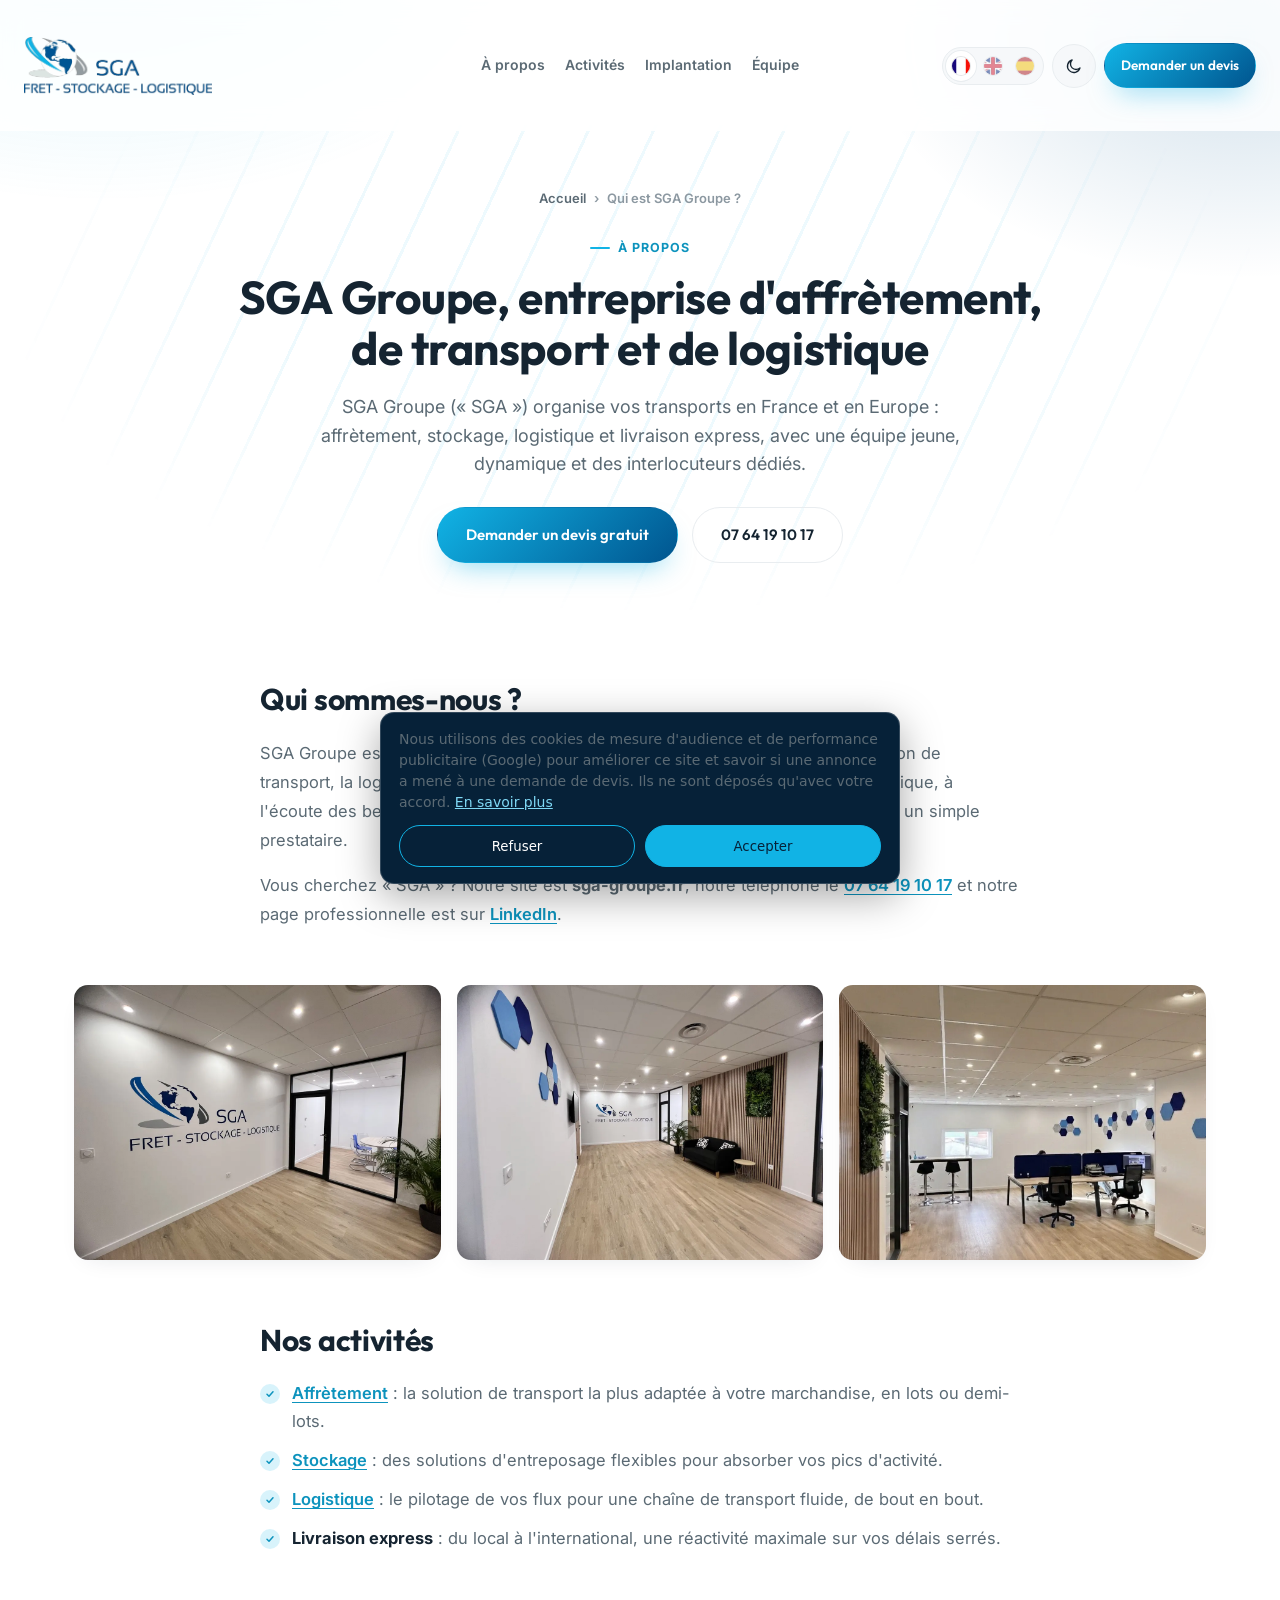
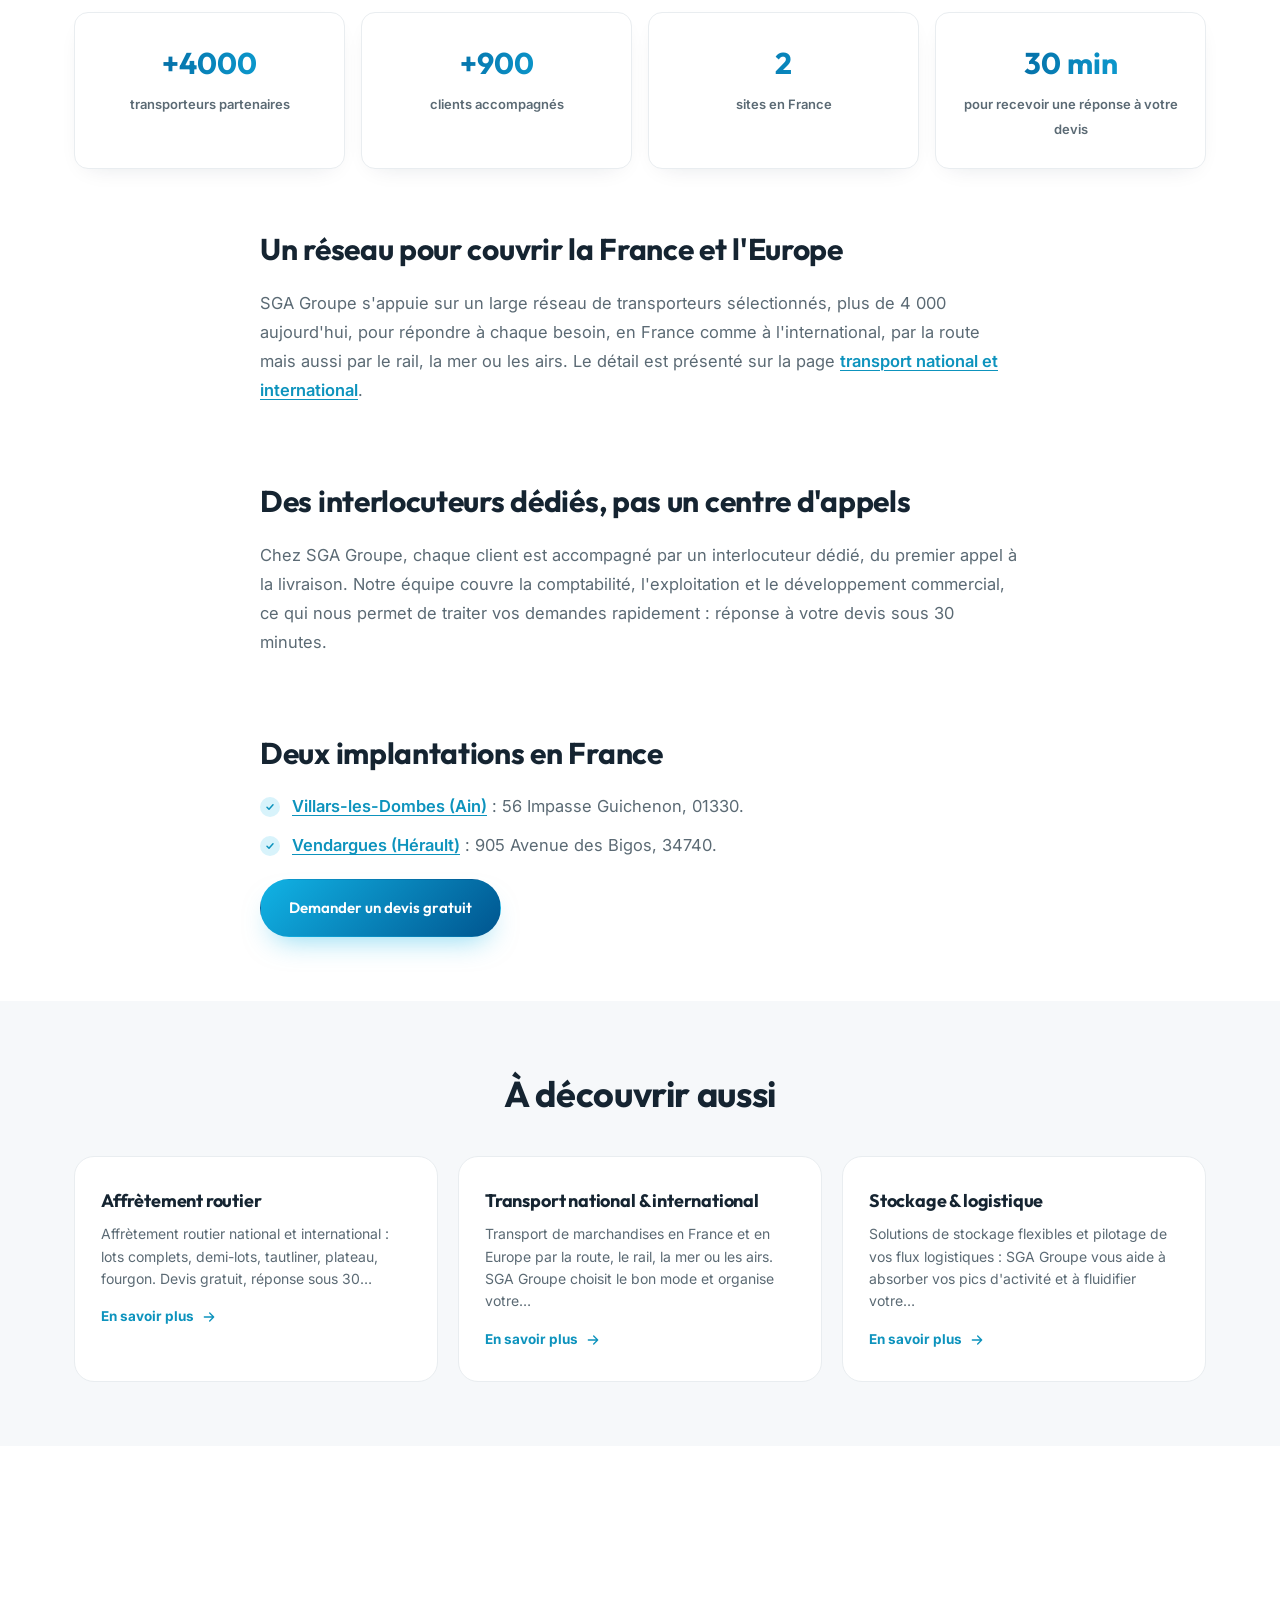
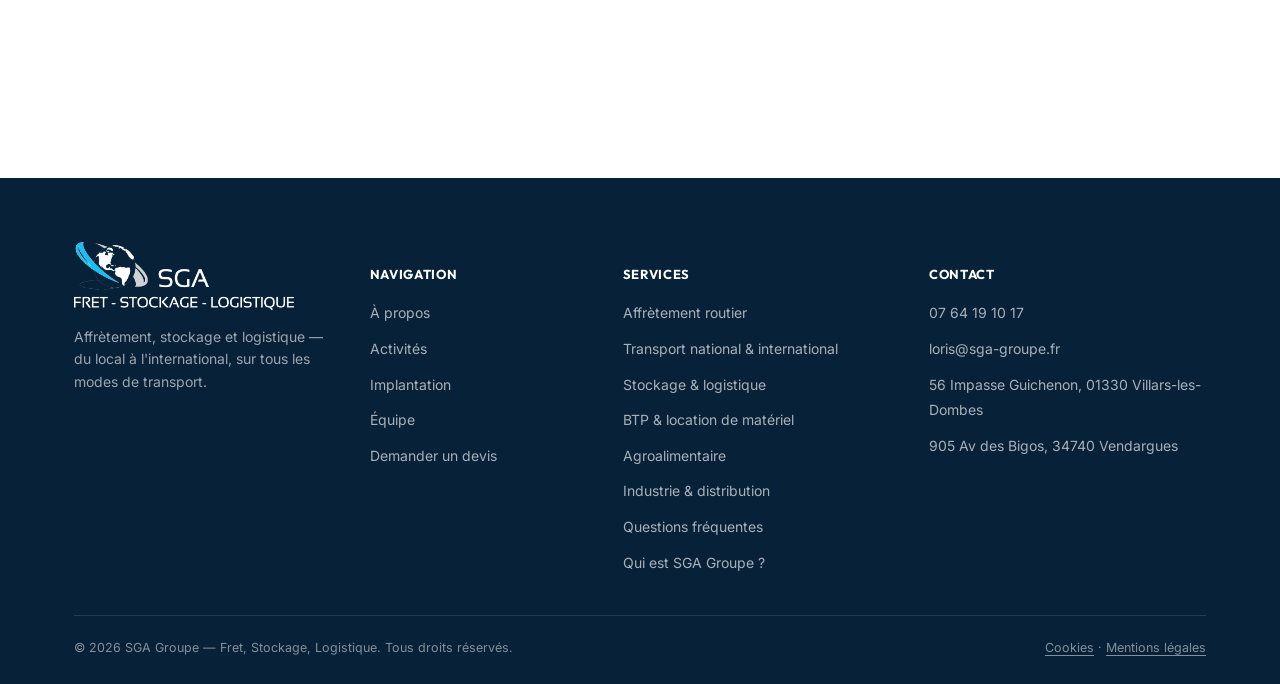
<file: a-propos-sga-groupe.html>
<!DOCTYPE html>

<html data-page="a-propos-sga-groupe" lang="fr">
<head>
<meta charset="utf-8"/>
<meta content="width=device-width, initial-scale=1" name="viewport"/>
<title>Qui est SGA Groupe ? Entreprise d'affrètement | SGA Groupe</title>
<meta content="SGA Groupe est une entreprise d'affrètement, de transport et de logistique. Découvrez notre équipe, nos activités, notre réseau et nos deux sites en France." name="description"/>
<meta content="index, follow, max-image-preview:large" name="robots"/>
<meta content="SGA Groupe" name="author"/>
<meta content="#062138" name="theme-color"/>
<link href="https://sga-groupe.fr/a-propos-sga-groupe" rel="canonical"/>
<link href="/favicon.ico" rel="icon" sizes="48x48"/>
<link href="/favicon-192.png" rel="icon" sizes="192x192" type="image/png"/>
<link href="/apple-touch-icon.png" rel="apple-touch-icon"/>
<meta content="website" property="og:type"/>
<meta content="SGA Groupe" property="og:site_name"/>
<meta content="Qui est SGA Groupe ? Entreprise d'affrètement | SGA Groupe" property="og:title"/>
<meta content="SGA Groupe est une entreprise d'affrètement, de transport et de logistique. Découvrez notre équipe, nos activités, notre réseau et nos deux sites en France." property="og:description"/>
<meta content="https://sga-groupe.fr/a-propos-sga-groupe" property="og:url"/>
<meta content="fr_FR" property="og:locale"/>
<meta content="https://sga-groupe.fr/og-image.jpg" property="og:image"/>
<meta content="1200" property="og:image:width"/>
<meta content="630" property="og:image:height"/>
<meta content="summary_large_image" name="twitter:card"/>
<meta content="Qui est SGA Groupe ? Entreprise d'affrètement | SGA Groupe" name="twitter:title"/>
<meta content="SGA Groupe est une entreprise d'affrètement, de transport et de logistique. Découvrez notre équipe, nos activités, notre réseau et nos deux sites en France." name="twitter:description"/>
<meta content="https://sga-groupe.fr/og-image.jpg" name="twitter:image"/>
<script type="application/ld+json">
{
 "@context": "https://schema.org",
 "@graph": [
  {
   "@type": "AboutPage",
   "@id": "https://sga-groupe.fr/a-propos-sga-groupe#webpage",
   "url": "https://sga-groupe.fr/a-propos-sga-groupe",
   "name": "Qui est SGA Groupe ? Entreprise d'affrètement | SGA Groupe",
   "description": "SGA Groupe est une entreprise d'affrètement, de transport et de logistique. Découvrez notre équipe, nos activités, notre réseau et nos deux sites en France.",
   "isPartOf": {
    "@id": "https://sga-groupe.fr/#website"
   },
   "about": {
    "@id": "https://sga-groupe.fr/#organization"
   },
   "inLanguage": "fr-FR",
   "breadcrumb": {
    "@id": "https://sga-groupe.fr/a-propos-sga-groupe#breadcrumb"
   }
  },
  {
   "@type": "BreadcrumbList",
   "itemListElement": [
    {
     "@type": "ListItem",
     "position": 1,
     "name": "Accueil",
     "item": "https://sga-groupe.fr/"
    },
    {
     "@type": "ListItem",
     "position": 2,
     "name": "Qui est SGA Groupe ?",
     "item": "https://sga-groupe.fr/a-propos-sga-groupe"
    }
   ],
   "@id": "https://sga-groupe.fr/a-propos-sga-groupe#breadcrumb"
  }
 ]
}
</script>
<script>try{var t=localStorage.getItem("sga-theme");if(t){document.documentElement.setAttribute("data-theme",t);}}catch(e){}try{var l=localStorage.getItem("sga-lang");if(l==="en"||l==="es"){var d=document.documentElement;d.setAttribute("lang",l);d.setAttribute("data-lang-pending","1");setTimeout(function(){d.removeAttribute("data-lang-pending");},2500);}}catch(e){}</script>
<style>html[data-lang-pending] body{visibility:hidden}</style>
<link href="https://fonts.googleapis.com" rel="preconnect"/>
<link crossorigin="" href="https://fonts.gstatic.com" rel="preconnect"/>
<link rel="preload" as="style" href="https://fonts.googleapis.com/css2?family=Inter:wght@400;500;600;700&amp;family=Outfit:wght@500;600;700;800&amp;display=swap" onload="this.onload=null;this.rel='stylesheet'"><noscript><link rel="stylesheet" href="https://fonts.googleapis.com/css2?family=Inter:wght@400;500;600;700&amp;family=Outfit:wght@500;600;700;800&amp;display=swap"></noscript>
<link href="style.css?v=20261029" rel="stylesheet"/>
<script>window.dataLayer=window.dataLayer||[];function gtag(){dataLayer.push(arguments);}gtag('consent','default',{ad_storage:'denied',ad_user_data:'denied',ad_personalization:'denied',analytics_storage:'denied',wait_for_update:500});try{var c=JSON.parse(localStorage.getItem('sga-consent')||'null');if(c&&c.v==='granted'){gtag('consent','update',{ad_storage:'granted',ad_user_data:'granted',ad_personalization:'granted',analytics_storage:'granted'});}}catch(e){}gtag('js',new Date());gtag('config','G-9LJT3M2RM1');</script>
<script async="" src="https://www.googletagmanager.com/gtag/js?id=G-9LJT3M2RM1"></script>
</head>
<body>
<header id="site-header">
<div class="wrap nav-inner">
<a aria-label="SGA Groupe — accueil" class="brand" href="./">
<img alt="SGA Groupe" class="brand-light" src="logo-sga-groupe.webp" width="1568" height="485"/>
<img alt="SGA Groupe" class="brand-dark" src="logo-sga-groupe-blanc.webp" width="1568" height="485"/>
</a>
<nav class="main-nav" id="mainNav">
<a data-i18n="nav.about" href="./#apropos">À propos</a>
<a data-i18n="nav.activities" href="./#activites">Activités</a>
<a data-i18n="nav.implantation" href="./#implantation">Implantation</a>
<a data-i18n="nav.team" href="./#equipe">Équipe</a>
<a class="nav-devis-link" data-i18n="cta.quote" href="./#devis">Demander un devis</a>
<div class="nav-mobile-extra">
<a aria-label="LinkedIn SGA Groupe" class="icon-btn linkedin-link" href="https://www.linkedin.com/company/sga-transport/" rel="noopener" target="_blank">
<svg aria-hidden="true" viewbox="0 0 24 24"><rect fill="#0A66C2" height="24" rx="5" width="24"></rect><path d="M7.6 9.3H4.9V19h2.7V9.3ZM6.25 5.02a1.57 1.57 0 1 0 0 3.14 1.57 1.57 0 0 0 0-3.14ZM19.5 19h-2.69v-5.1c0-1.22-.02-2.78-1.7-2.78-1.7 0-1.96 1.33-1.96 2.7V19H10.46V9.3h2.58v1.32h.04c.36-.68 1.24-1.4 2.56-1.4 2.74 0 3.82 1.8 3.82 4.4V19Z" fill="#fff"></path></svg>
</a>
</div>
</nav>
<div class="header-actions">
<a aria-label="LinkedIn SGA Groupe" class="icon-btn linkedin-link" href="https://www.linkedin.com/company/sga-transport/" rel="noopener" target="_blank">
<svg aria-hidden="true" viewbox="0 0 24 24"><rect fill="#0A66C2" height="24" rx="5" width="24"></rect><path d="M7.6 9.3H4.9V19h2.7V9.3ZM6.25 5.02a1.57 1.57 0 1 0 0 3.14 1.57 1.57 0 0 0 0-3.14ZM19.5 19h-2.69v-5.1c0-1.22-.02-2.78-1.7-2.78-1.7 0-1.96 1.33-1.96 2.7V19H10.46V9.3h2.58v1.32h.04c.36-.68 1.24-1.4 2.56-1.4 2.74 0 3.82 1.8 3.82 4.4V19Z" fill="#fff"></path></svg>
</a>
<div class="lang-switch" id="langSwitchDesktop">
<button aria-label="Français" class="lang-btn active" data-lang="fr" title="Français" type="button"><img alt="Français" draggable="false" src="drapeau-fr.webp" width="180" height="118"/></button>
<button aria-label="English" class="lang-btn" data-lang="en" title="English" type="button"><img alt="English" draggable="false" src="drapeau-en.webp" width="180" height="90"/></button>
<button aria-label="Español" class="lang-btn" data-lang="es" title="Español" type="button"><img alt="Español" draggable="false" src="drapeau-es.webp" width="180" height="118"/></button>
</div>
<button aria-label="Changer de thème" class="theme-toggle" id="themeToggle" type="button">
<svg class="moon" fill="none" stroke="currentColor" stroke-linecap="round" stroke-linejoin="round" stroke-width="1.8" viewbox="0 0 24 24"><path d="M20 14.5A8.5 8.5 0 1 1 9.5 4a7 7 0 0 0 10.5 10.5Z"></path></svg>
<svg class="sun" fill="none" stroke="currentColor" stroke-linecap="round" stroke-linejoin="round" stroke-width="1.8" viewbox="0 0 24 24"><circle cx="12" cy="12" r="4.2"></circle><path d="M12 2.5v2.6M12 18.9v2.6M4.9 4.9l1.9 1.9M17.2 17.2l1.9 1.9M2.5 12h2.6M18.9 12h2.6M4.9 19.1l1.9-1.9M17.2 6.8l1.9-1.9"></path></svg>
</button>
<a class="btn btn-primary btn-sm" data-i18n="cta.quote" href="./#devis">Demander un devis</a>
<button aria-label="Menu" class="burger" id="burger" type="button">
<svg fill="none" stroke="currentColor" stroke-linecap="round" stroke-width="1.8" viewbox="0 0 24 24"><path d="M3 6h18M3 12h18M3 18h18"></path></svg>
</button>
</div>
</div>
</header>
<main>
<section class="page-hero bg-motif"><div class="wrap"><nav aria-label="Fil d'Ariane" class="crumbs" data-t-aria="f88bcab7"><a data-t="74fe31b5" href="./">Accueil</a><span aria-hidden="true" data-t="37705c7c">›</span><span aria-current="page" data-t="0451bf0a">Qui est SGA Groupe ?</span></nav><span class="eyebrow" data-t="36df9908" style="justify-content:center;">À propos</span><h1 data-t="fd1320a5">SGA Groupe, entreprise d'affrètement, de transport et de logistique</h1><p class="lead" data-t="aee54c66">SGA Groupe (« SGA ») organise vos transports en France et en Europe : affrètement, stockage, logistique et livraison express, avec une équipe jeune, dynamique et des interlocuteurs dédiés.</p><div class="hero-actions"><a class="btn btn-primary" data-t="c64a0bbd" href="./#devis">Demander un devis gratuit</a><a class="btn btn-ghost" href="tel:+33764191017">07 64 19 10 17</a></div></div></section>
<section class="page-section"><div class="wrap"><div class="prose"><h2 data-t="68d98b4f">Qui sommes-nous ?</h2><p data-t="dbe6238b">SGA Groupe est une entreprise ancrée depuis plusieurs années dans l'organisation de transport, la logistique et l'affrètement. Nous sommes une équipe jeune et dynamique, à l'écoute des besoins de nos clients, avec une conviction : être un partenaire, pas un simple prestataire.</p><p data-t="4f4800bc">Vous cherchez « SGA » ? Notre site est <strong>sga-groupe.fr</strong>, notre téléphone le <a href="tel:+33764191017">07 64 19 10 17</a> et notre page professionnelle est sur <a href="https://www.linkedin.com/company/sga-transport/" rel="noopener" target="_blank">LinkedIn</a>.</p></div></div></section>
<section class="page-section tight"><div class="wrap"><div class="photo-row"><img alt="Bureaux de SGA Groupe : mur logo" data-t-alt="e217be5d" height="900" loading="lazy" src="bureaux-sga-groupe-mur-logo.webp" width="1200"/><img alt="Accueil des bureaux de SGA Groupe" data-t-alt="9a6bd3ae" height="900" loading="lazy" src="bureaux-sga-groupe-accueil.webp" width="1200"/><img alt="Open space de l'équipe SGA Groupe" data-t-alt="ca595009" height="900" loading="lazy" src="bureaux-sga-groupe-open-space.webp" width="1200"/></div></div></section>
<section class="page-section"><div class="wrap"><div class="prose"><h2 data-t="60add237">Nos activités</h2><ul><li data-t="159ffd34"><strong><a href="affretement-routier">Affrètement</a></strong> : la solution de transport la plus adaptée à votre marchandise, en lots ou demi-lots.</li><li data-t="90d89e87"><strong><a href="stockage-logistique">Stockage</a></strong> : des solutions d'entreposage flexibles pour absorber vos pics d'activité.</li><li data-t="3f0a79cc"><strong><a href="stockage-logistique">Logistique</a></strong> : le pilotage de vos flux pour une chaîne de transport fluide, de bout en bout.</li><li data-t="c3ff1a11"><strong>Livraison express</strong> : du local à l'international, une réactivité maximale sur vos délais serrés.</li></ul></div></div></section>
<section class="page-section tight"><div class="wrap"><div class="facts"><div class="about-stat"><b>+4000</b><span data-t="4af33b71">transporteurs partenaires</span></div><div class="about-stat"><b>+900</b><span data-t="a133fb8a">clients accompagnés</span></div><div class="about-stat"><b>2</b><span data-t="ce62cea2">sites en France</span></div><div class="about-stat"><b data-t="3cbe8173">30 min</b><span data-t="936fc995">pour recevoir une réponse à votre devis</span></div></div></div></section>
<section class="page-section"><div class="wrap"><div class="prose"><h2 data-t="44649a81">Un réseau pour couvrir la France et l'Europe</h2><p data-t="04ca941d">SGA Groupe s'appuie sur un large réseau de transporteurs sélectionnés, plus de 4 000 aujourd'hui, pour répondre à chaque besoin, en France comme à l'international, par la route mais aussi par le rail, la mer ou les airs. Le détail est présenté sur la page <a href="transport-national-international">transport national et international</a>.</p></div></div></section>
<section class="page-section"><div class="wrap"><div class="prose"><h2 data-t="2c51be77">Des interlocuteurs dédiés, pas un centre d'appels</h2><p data-t="5b23c7cc">Chez SGA Groupe, chaque client est accompagné par un interlocuteur dédié, du premier appel à la livraison. Notre équipe couvre la comptabilité, l'exploitation et le développement commercial, ce qui nous permet de traiter vos demandes rapidement : réponse à votre devis sous 30 minutes.</p></div></div></section>
<section class="page-section"><div class="wrap"><div class="prose"><h2 data-t="21bb1a0a">Deux implantations en France</h2><ul><li data-t="2c9b54e7"><a href="transport-logistique-villars-les-dombes">Villars-les-Dombes (Ain)</a> : 56 Impasse Guichenon, 01330.</li><li data-t="8f94bc9b"><a href="transport-logistique-vendargues">Vendargues (Hérault)</a> : 905 Avenue des Bigos, 34740.</li></ul><p data-t="d3c0bdb0"><a class="btn btn-primary" href="./#devis">Demander un devis gratuit</a></p></div></div></section>
<section class="page-section tight soft"><div class="wrap"><div class="section-head center"><h2 data-t="01024deb">À découvrir aussi</h2></div><div class="svc-grid"><a class="card svc-card" href="affretement-routier"><h3 data-t="cf623835">Affrètement routier</h3><p data-t="b5e5d39a">Affrètement routier national et international : lots complets, demi-lots, tautliner, plateau, fourgon. Devis gratuit, réponse sous 30…</p><span class="svc-more"><span data-t="cec0cd69">En savoir plus</span><svg aria-hidden="true" fill="none" stroke="currentColor" stroke-linecap="round" stroke-linejoin="round" stroke-width="2" viewbox="0 0 24 24"><path d="M5 12h14M13 6l6 6-6 6"></path></svg></span></a><a class="card svc-card" href="transport-national-international"><h3 data-t="8340d2f0">Transport national &amp; international</h3><p data-t="72ad6087">Transport de marchandises en France et en Europe par la route, le rail, la mer ou les airs. SGA Groupe choisit le bon mode et organise votre…</p><span class="svc-more"><span data-t="cec0cd69">En savoir plus</span><svg aria-hidden="true" fill="none" stroke="currentColor" stroke-linecap="round" stroke-linejoin="round" stroke-width="2" viewbox="0 0 24 24"><path d="M5 12h14M13 6l6 6-6 6"></path></svg></span></a><a class="card svc-card" href="stockage-logistique"><h3 data-t="81058598">Stockage &amp; logistique</h3><p data-t="feb970b8">Solutions de stockage flexibles et pilotage de vos flux logistiques : SGA Groupe vous aide à absorber vos pics d'activité et à fluidifier votre…</p><span class="svc-more"><span data-t="cec0cd69">En savoir plus</span><svg aria-hidden="true" fill="none" stroke="currentColor" stroke-linecap="round" stroke-linejoin="round" stroke-width="2" viewbox="0 0 24 24"><path d="M5 12h14M13 6l6 6-6 6"></path></svg></span></a></div></div></section>
<!-- ================= CTA BAND ================= -->
<section class="section" style="padding-top:0;">
<div class="wrap">
<div class="cta-band reveal">
<div>
<h2 data-i18n="cta.title">Prêt à optimiser votre transport ?</h2>
<p data-i18n="cta.text">Un devis clair, une équipe réactive, un interlocuteur dédié à chaque étape.</p>
</div>
<div>
<div class="cta-actions">
<a class="btn btn-primary" data-i18n="cta.quote" href="./#devis">Demander un devis</a>
<a class="btn btn-outline-light" href="tel:+33764191017">07 64 19 10 17</a>
</div>
<div class="cta-reassurance">
<svg fill="none" stroke="currentColor" stroke-linecap="round" stroke-linejoin="round" stroke-width="2" viewbox="0 0 24 24"><circle cx="12" cy="12" r="9"></circle><path d="M12 7v5l3.5 2"></path></svg>
<span data-i18n="hero.fastReply">Réponse sous 30 minutes</span>
</div>
</div>
</div>
</div>
</section>
</main>
<footer>
<div class="wrap">
<div class="footer-grid">
<div class="footer-brand">
<img alt="SGA Groupe" loading="lazy" src="logo-sga-groupe-blanc.webp" width="1568" height="485"/>
<p data-i18n="footer.tagline">Affrètement, stockage et logistique — du local à l'international, sur tous les modes de transport.</p>
</div>
<div>
<h5 data-i18n="footer.navTitle">Navigation</h5>
<ul>
<li><a data-i18n="nav.about" href="./#apropos">À propos</a></li>
<li><a data-i18n="nav.activities" href="./#activites">Activités</a></li>
<li><a data-i18n="nav.implantation" href="./#implantation">Implantation</a></li>
<li><a data-i18n="nav.team" href="./#equipe">Équipe</a></li>
<li><a data-i18n="cta.quote" href="./#devis">Demander un devis</a></li>
</ul>
</div>
<div>
<h5 data-i18n="footer.servicesTitle">Services</h5>
<ul>
<li><a data-i18n="footer.svc.affretement" href="affretement-routier">Affrètement routier</a></li>
<li><a data-i18n="footer.svc.transport" href="transport-national-international">Transport national &amp; international</a></li>
<li><a data-i18n="footer.svc.stockage" href="stockage-logistique">Stockage &amp; logistique</a></li>
<li><a data-i18n="footer.svc.btp" href="transport-btp-location-materiel">BTP &amp; location de matériel</a></li>
<li><a data-i18n="footer.svc.agro" href="transport-agroalimentaire">Agroalimentaire</a></li>
<li><a data-i18n="footer.svc.ind" href="transport-industrie-distribution">Industrie &amp; distribution</a></li>
<li><a data-i18n="footer.svc.faq" href="faq">Questions fréquentes</a></li>
<li><a data-i18n="footer.svc.about" href="a-propos-sga-groupe">Qui est SGA Groupe ?</a></li>
</ul>
</div>
<div>
<h5 data-i18n="footer.contactTitle">Contact</h5>
<ul>
<li><a href="tel:+33764191017">07 64 19 10 17</a></li>
<li><a href="mailto:loris@sga-groupe.fr">loris@sga-groupe.fr</a></li>
<li><a href="transport-logistique-villars-les-dombes">56 Impasse Guichenon, 01330 Villars-les-Dombes</a></li>
<li><a href="transport-logistique-vendargues">905 Av des Bigos, 34740 Vendargues</a></li>
</ul>
</div>
</div>
<div class="footer-bottom">
<span>© <span id="year"></span> <span data-i18n="footer.rights">SGA Groupe — Fret, Stockage, Logistique. Tous droits réservés.</span></span>
<span class="footer-legal"><a data-i18n="footer.legal" href="mentions-legales">Mentions légales</a></span>
</div>
</div>
</footer>
<script defer="" src="tracking.js?v=20261029"></script>
<script defer="" src="page.js?v=20261029"></script>
</body>
</html>
</file>
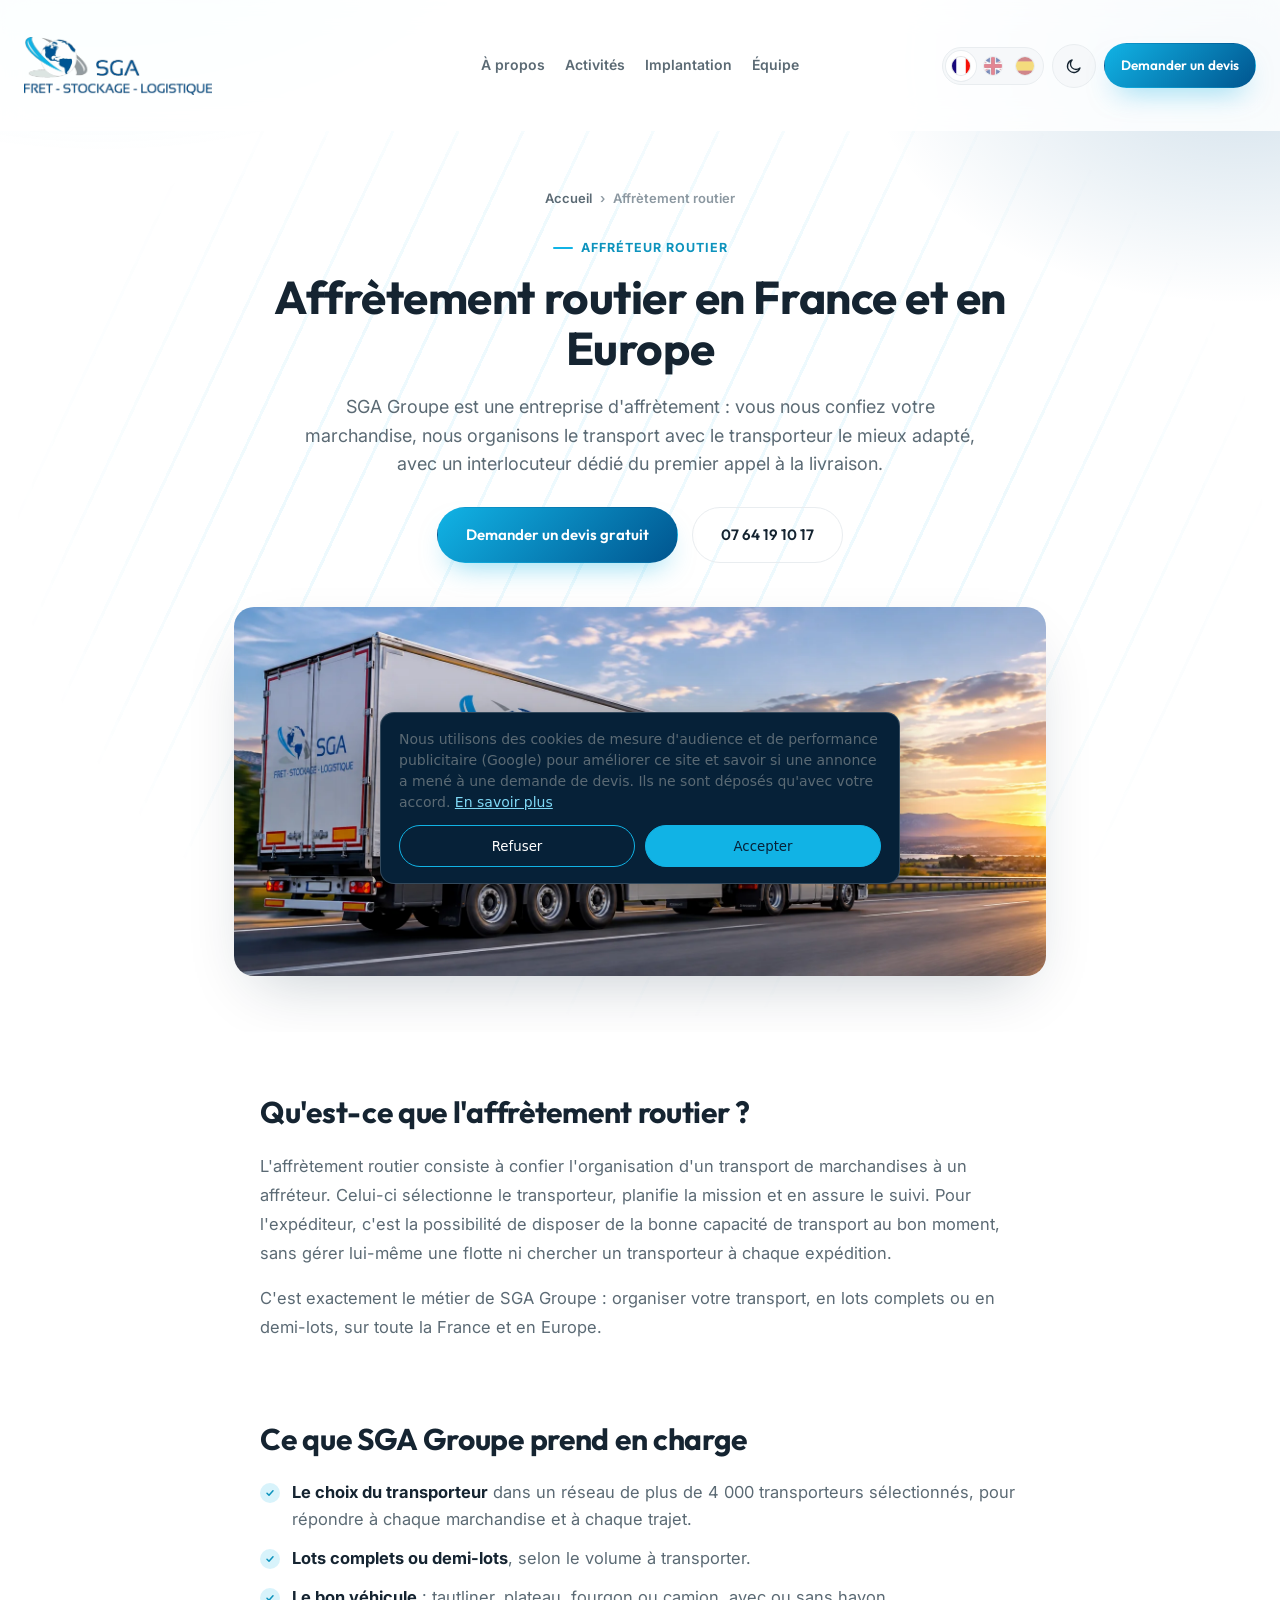
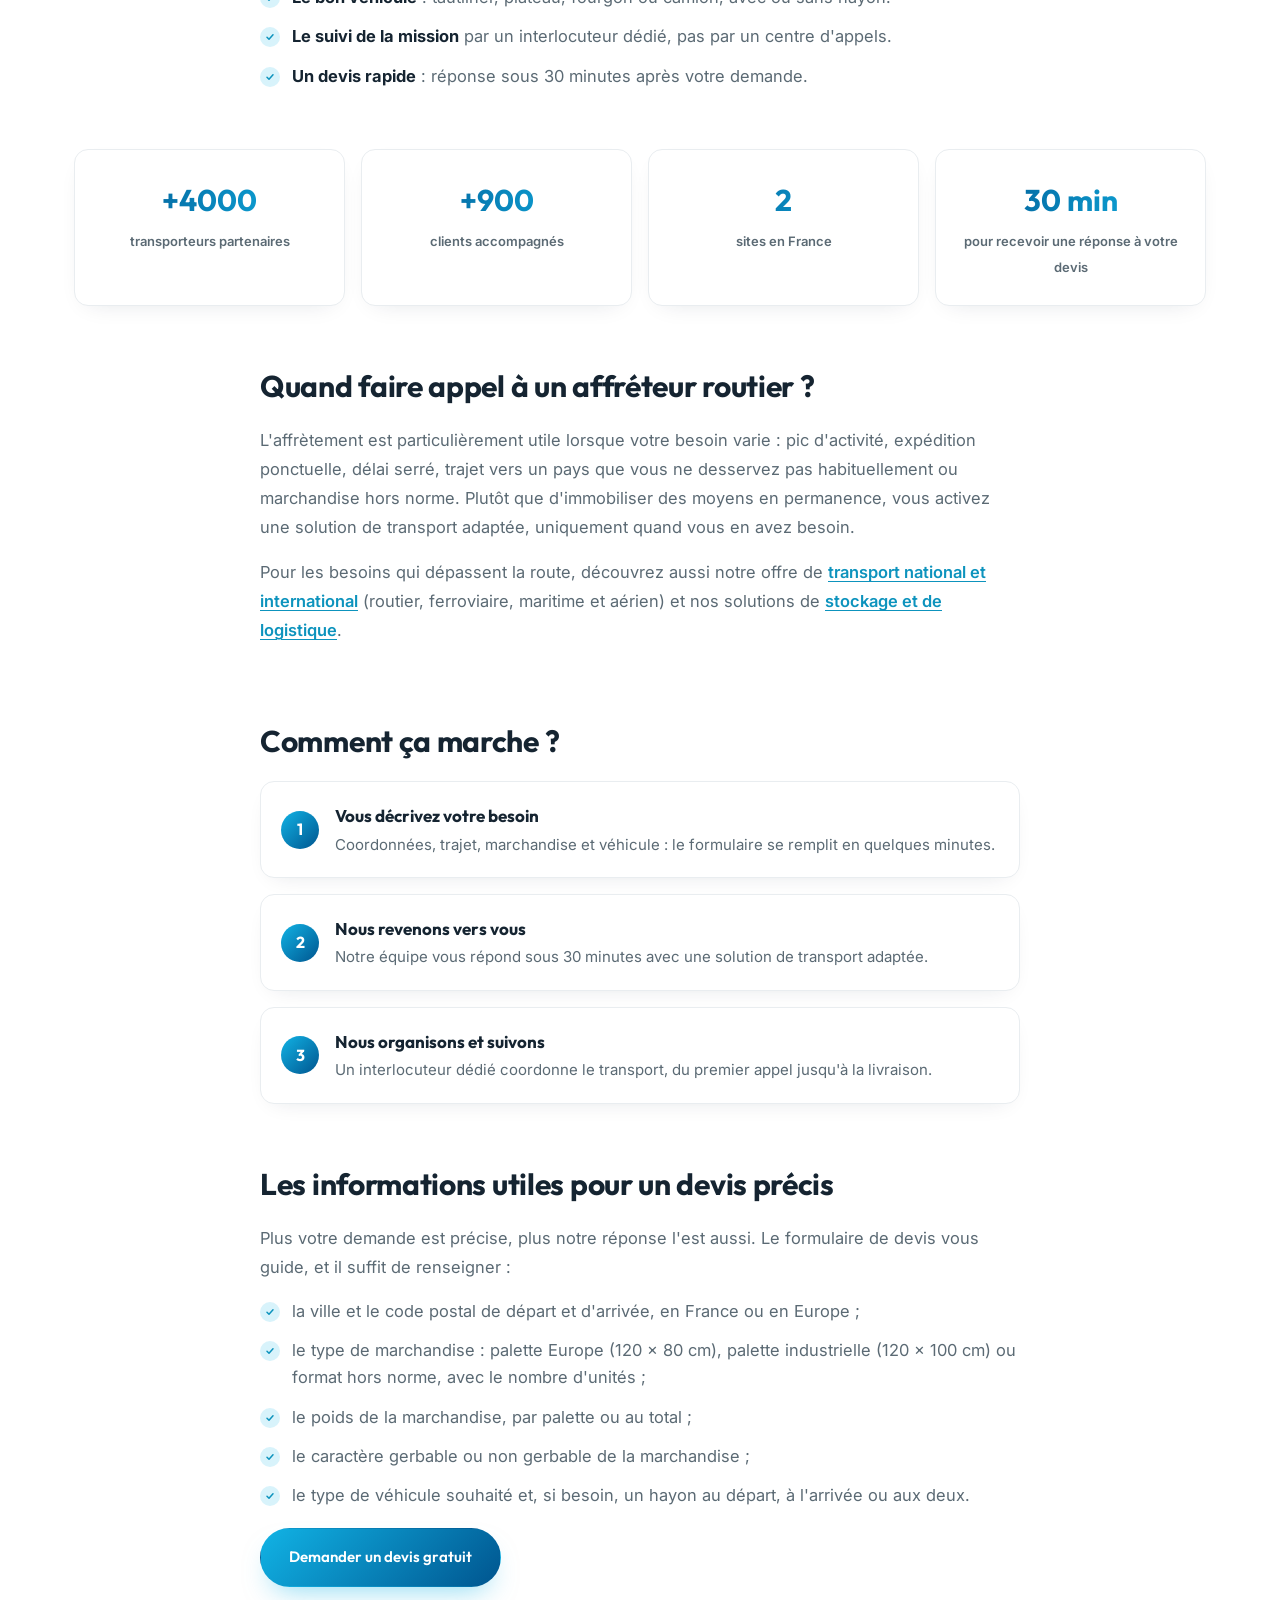
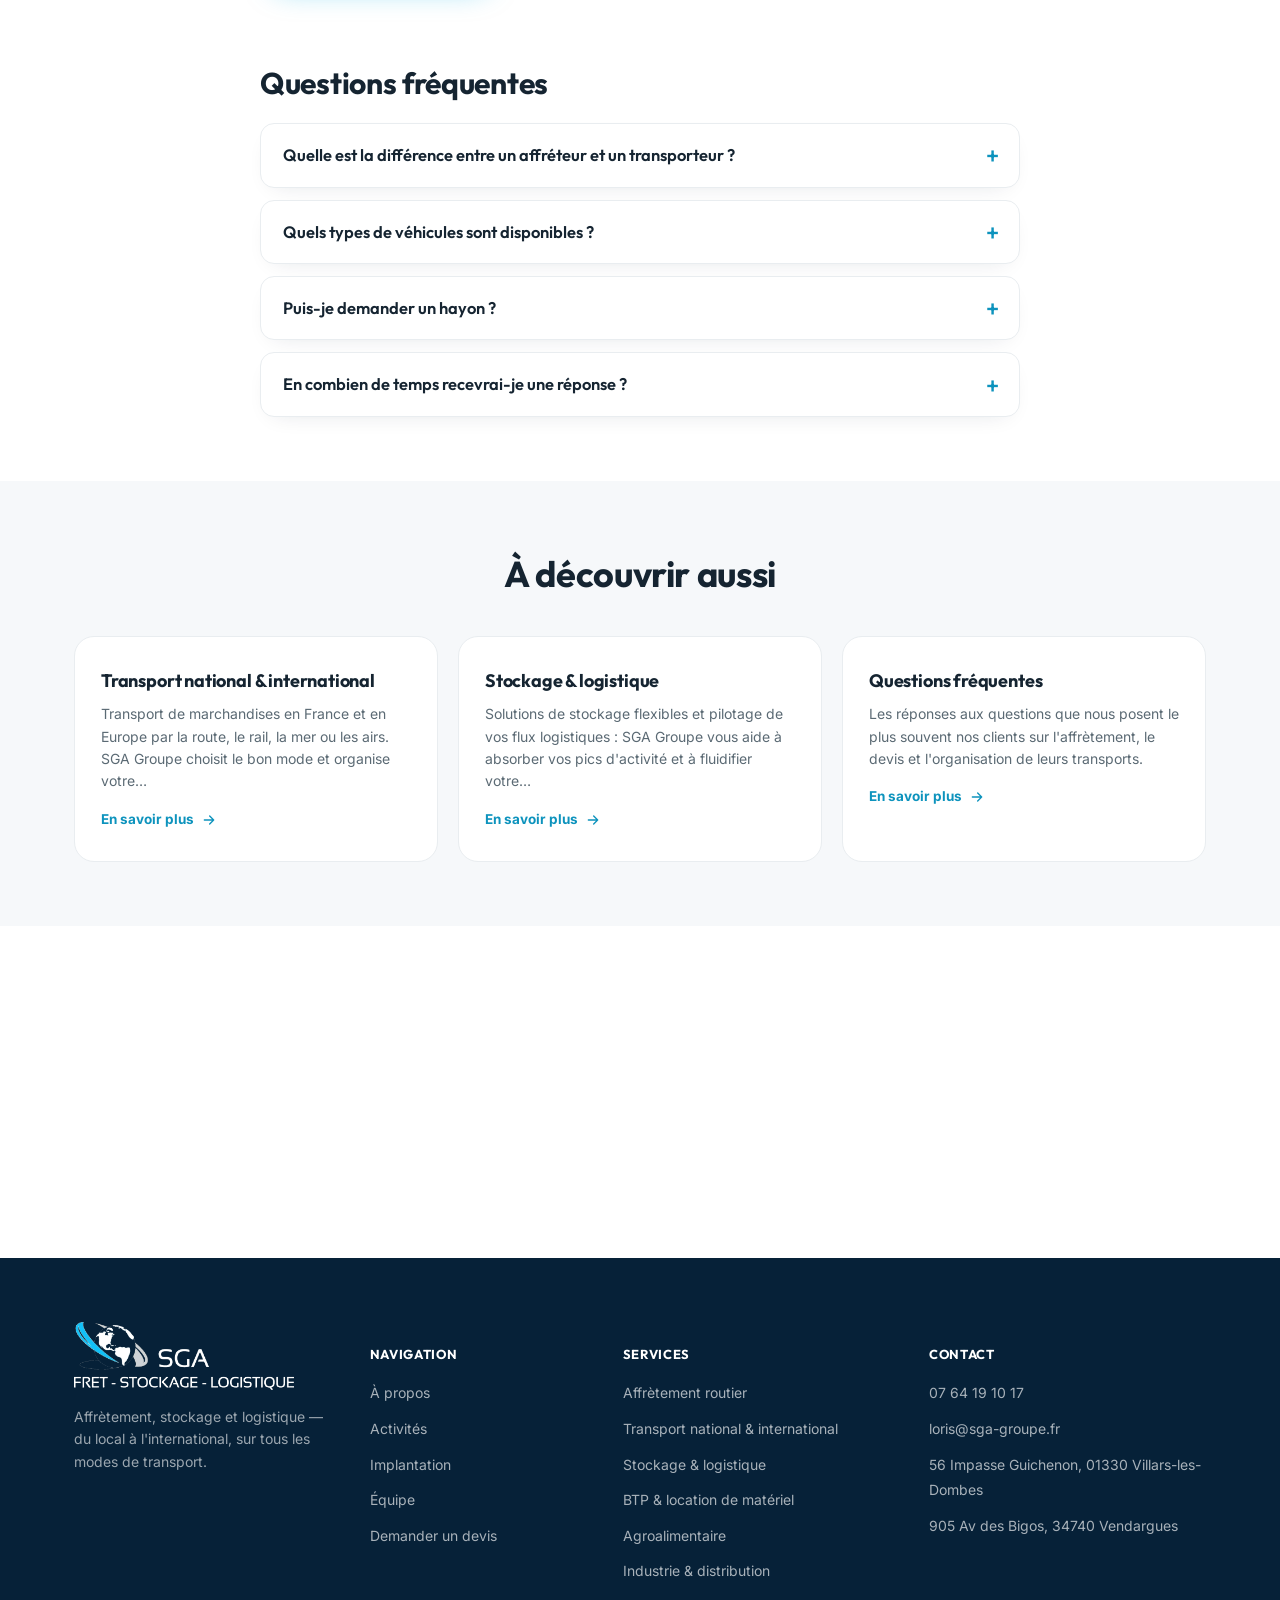
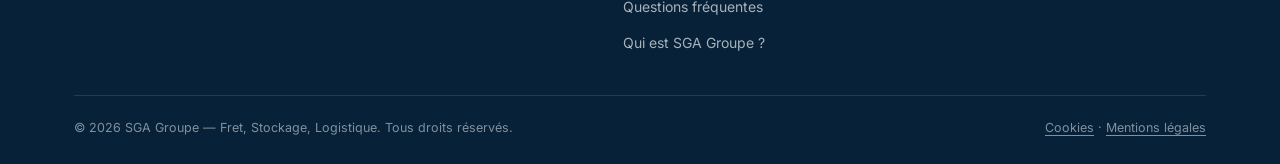
<file: affretement-routier.html>
<!DOCTYPE html>

<html data-page="affretement-routier" lang="fr">
<head>
<meta charset="utf-8"/>
<meta content="width=device-width, initial-scale=1" name="viewport"/>
<title>Affrètement routier en France et en Europe | SGA Groupe</title>
<meta content="Affrètement routier national et international : lots complets, demi-lots, tautliner, plateau, fourgon. Devis gratuit, réponse sous 30 minutes." name="description"/>
<meta content="index, follow, max-image-preview:large" name="robots"/>
<meta content="SGA Groupe" name="author"/>
<meta content="#062138" name="theme-color"/>
<link href="https://sga-groupe.fr/affretement-routier" rel="canonical"/>
<link href="/favicon.ico" rel="icon" sizes="48x48"/>
<link href="/favicon-192.png" rel="icon" sizes="192x192" type="image/png"/>
<link href="/apple-touch-icon.png" rel="apple-touch-icon"/>
<meta content="website" property="og:type"/>
<meta content="SGA Groupe" property="og:site_name"/>
<meta content="Affrètement routier en France et en Europe | SGA Groupe" property="og:title"/>
<meta content="Affrètement routier national et international : lots complets, demi-lots, tautliner, plateau, fourgon. Devis gratuit, réponse sous 30 minutes." property="og:description"/>
<meta content="https://sga-groupe.fr/affretement-routier" property="og:url"/>
<meta content="fr_FR" property="og:locale"/>
<meta content="https://sga-groupe.fr/og-image.jpg" property="og:image"/>
<meta content="1200" property="og:image:width"/>
<meta content="630" property="og:image:height"/>
<meta content="summary_large_image" name="twitter:card"/>
<meta content="Affrètement routier en France et en Europe | SGA Groupe" name="twitter:title"/>
<meta content="Affrètement routier national et international : lots complets, demi-lots, tautliner, plateau, fourgon. Devis gratuit, réponse sous 30 minutes." name="twitter:description"/>
<meta content="https://sga-groupe.fr/og-image.jpg" name="twitter:image"/>
<script type="application/ld+json">
{
 "@context": "https://schema.org",
 "@graph": [
  {
   "@type": "WebPage",
   "@id": "https://sga-groupe.fr/affretement-routier#webpage",
   "url": "https://sga-groupe.fr/affretement-routier",
   "name": "Affrètement routier en France et en Europe | SGA Groupe",
   "description": "Affrètement routier national et international : lots complets, demi-lots, tautliner, plateau, fourgon. Devis gratuit, réponse sous 30 minutes.",
   "isPartOf": {
    "@id": "https://sga-groupe.fr/#website"
   },
   "about": {
    "@id": "https://sga-groupe.fr/#organization"
   },
   "inLanguage": "fr-FR",
   "breadcrumb": {
    "@id": "https://sga-groupe.fr/affretement-routier#breadcrumb"
   }
  },
  {
   "@type": "BreadcrumbList",
   "itemListElement": [
    {
     "@type": "ListItem",
     "position": 1,
     "name": "Accueil",
     "item": "https://sga-groupe.fr/"
    },
    {
     "@type": "ListItem",
     "position": 2,
     "name": "Affrètement routier",
     "item": "https://sga-groupe.fr/affretement-routier"
    }
   ],
   "@id": "https://sga-groupe.fr/affretement-routier#breadcrumb"
  },
  {
   "@type": "Service",
   "@id": "https://sga-groupe.fr/affretement-routier#service",
   "name": "Affrètement routier",
   "serviceType": "Affrètement routier",
   "url": "https://sga-groupe.fr/affretement-routier",
   "description": "Affrètement routier national et international : lots complets, demi-lots, tautliner, plateau, fourgon. Devis gratuit, réponse sous 30 minutes.",
   "areaServed": [
    "France",
    "Europe"
   ],
   "provider": {
    "@id": "https://sga-groupe.fr/#organization"
   }
  }
 ]
}
</script>
<script>try{var t=localStorage.getItem("sga-theme");if(t){document.documentElement.setAttribute("data-theme",t);}}catch(e){}try{var l=localStorage.getItem("sga-lang");if(l==="en"||l==="es"){var d=document.documentElement;d.setAttribute("lang",l);d.setAttribute("data-lang-pending","1");setTimeout(function(){d.removeAttribute("data-lang-pending");},2500);}}catch(e){}</script>
<style>html[data-lang-pending] body{visibility:hidden}</style>
<link href="https://fonts.googleapis.com" rel="preconnect"/>
<link crossorigin="" href="https://fonts.gstatic.com" rel="preconnect"/>
<link rel="preload" as="style" href="https://fonts.googleapis.com/css2?family=Inter:wght@400;500;600;700&amp;family=Outfit:wght@500;600;700;800&amp;display=swap" onload="this.onload=null;this.rel='stylesheet'"><noscript><link rel="stylesheet" href="https://fonts.googleapis.com/css2?family=Inter:wght@400;500;600;700&amp;family=Outfit:wght@500;600;700;800&amp;display=swap"></noscript>
<link href="style.css?v=20261029" rel="stylesheet"/>
<script>window.dataLayer=window.dataLayer||[];function gtag(){dataLayer.push(arguments);}gtag('consent','default',{ad_storage:'denied',ad_user_data:'denied',ad_personalization:'denied',analytics_storage:'denied',wait_for_update:500});try{var c=JSON.parse(localStorage.getItem('sga-consent')||'null');if(c&&c.v==='granted'){gtag('consent','update',{ad_storage:'granted',ad_user_data:'granted',ad_personalization:'granted',analytics_storage:'granted'});}}catch(e){}gtag('js',new Date());gtag('config','G-9LJT3M2RM1');</script>
<script async="" src="https://www.googletagmanager.com/gtag/js?id=G-9LJT3M2RM1"></script>
</head>
<body>
<header id="site-header">
<div class="wrap nav-inner">
<a aria-label="SGA Groupe — accueil" class="brand" href="./">
<img alt="SGA Groupe" class="brand-light" src="logo-sga-groupe.webp" width="1568" height="485"/>
<img alt="SGA Groupe" class="brand-dark" src="logo-sga-groupe-blanc.webp" width="1568" height="485"/>
</a>
<nav class="main-nav" id="mainNav">
<a data-i18n="nav.about" href="./#apropos">À propos</a>
<a data-i18n="nav.activities" href="./#activites">Activités</a>
<a data-i18n="nav.implantation" href="./#implantation">Implantation</a>
<a data-i18n="nav.team" href="./#equipe">Équipe</a>
<a class="nav-devis-link" data-i18n="cta.quote" href="./#devis">Demander un devis</a>
<div class="nav-mobile-extra">
<a aria-label="LinkedIn SGA Groupe" class="icon-btn linkedin-link" href="https://www.linkedin.com/company/sga-transport/" rel="noopener" target="_blank">
<svg aria-hidden="true" viewbox="0 0 24 24"><rect fill="#0A66C2" height="24" rx="5" width="24"></rect><path d="M7.6 9.3H4.9V19h2.7V9.3ZM6.25 5.02a1.57 1.57 0 1 0 0 3.14 1.57 1.57 0 0 0 0-3.14ZM19.5 19h-2.69v-5.1c0-1.22-.02-2.78-1.7-2.78-1.7 0-1.96 1.33-1.96 2.7V19H10.46V9.3h2.58v1.32h.04c.36-.68 1.24-1.4 2.56-1.4 2.74 0 3.82 1.8 3.82 4.4V19Z" fill="#fff"></path></svg>
</a>
</div>
</nav>
<div class="header-actions">
<a aria-label="LinkedIn SGA Groupe" class="icon-btn linkedin-link" href="https://www.linkedin.com/company/sga-transport/" rel="noopener" target="_blank">
<svg aria-hidden="true" viewbox="0 0 24 24"><rect fill="#0A66C2" height="24" rx="5" width="24"></rect><path d="M7.6 9.3H4.9V19h2.7V9.3ZM6.25 5.02a1.57 1.57 0 1 0 0 3.14 1.57 1.57 0 0 0 0-3.14ZM19.5 19h-2.69v-5.1c0-1.22-.02-2.78-1.7-2.78-1.7 0-1.96 1.33-1.96 2.7V19H10.46V9.3h2.58v1.32h.04c.36-.68 1.24-1.4 2.56-1.4 2.74 0 3.82 1.8 3.82 4.4V19Z" fill="#fff"></path></svg>
</a>
<div class="lang-switch" id="langSwitchDesktop">
<button aria-label="Français" class="lang-btn active" data-lang="fr" title="Français" type="button"><img alt="Français" draggable="false" src="drapeau-fr.webp" width="180" height="118"/></button>
<button aria-label="English" class="lang-btn" data-lang="en" title="English" type="button"><img alt="English" draggable="false" src="drapeau-en.webp" width="180" height="90"/></button>
<button aria-label="Español" class="lang-btn" data-lang="es" title="Español" type="button"><img alt="Español" draggable="false" src="drapeau-es.webp" width="180" height="118"/></button>
</div>
<button aria-label="Changer de thème" class="theme-toggle" id="themeToggle" type="button">
<svg class="moon" fill="none" stroke="currentColor" stroke-linecap="round" stroke-linejoin="round" stroke-width="1.8" viewbox="0 0 24 24"><path d="M20 14.5A8.5 8.5 0 1 1 9.5 4a7 7 0 0 0 10.5 10.5Z"></path></svg>
<svg class="sun" fill="none" stroke="currentColor" stroke-linecap="round" stroke-linejoin="round" stroke-width="1.8" viewbox="0 0 24 24"><circle cx="12" cy="12" r="4.2"></circle><path d="M12 2.5v2.6M12 18.9v2.6M4.9 4.9l1.9 1.9M17.2 17.2l1.9 1.9M2.5 12h2.6M18.9 12h2.6M4.9 19.1l1.9-1.9M17.2 6.8l1.9-1.9"></path></svg>
</button>
<a class="btn btn-primary btn-sm" data-i18n="cta.quote" href="./#devis">Demander un devis</a>
<button aria-label="Menu" class="burger" id="burger" type="button">
<svg fill="none" stroke="currentColor" stroke-linecap="round" stroke-width="1.8" viewbox="0 0 24 24"><path d="M3 6h18M3 12h18M3 18h18"></path></svg>
</button>
</div>
</div>
</header>
<main>
<section class="page-hero bg-motif"><div class="wrap"><nav aria-label="Fil d'Ariane" class="crumbs" data-t-aria="f88bcab7"><a data-t="74fe31b5" href="./">Accueil</a><span aria-hidden="true" data-t="37705c7c">›</span><span aria-current="page" data-t="cf623835">Affrètement routier</span></nav><span class="eyebrow" data-t="218a6535" style="justify-content:center;">Affréteur routier</span><h1 data-t="35a020b7">Affrètement routier en France et en Europe</h1><p class="lead" data-t="7438533c">SGA Groupe est une entreprise d'affrètement : vous nous confiez votre marchandise, nous organisons le transport avec le transporteur le mieux adapté, avec un interlocuteur dédié du premier appel à la livraison.</p><div class="hero-actions"><a class="btn btn-primary" data-t="c64a0bbd" href="./#devis">Demander un devis gratuit</a><a class="btn btn-ghost" href="tel:+33764191017">07 64 19 10 17</a></div><figure class="page-figure"><img alt="Camion de transport routier SGA Groupe pour l'affrètement de marchandises" data-t-alt="4409d720" fetchpriority="high" src="camion-transport-routier-sga-groupe.webp" width="2048" height="768"/></figure></div></section>
<section class="page-section"><div class="wrap"><div class="prose"><h2 data-t="d534a2df">Qu'est-ce que l'affrètement routier ?</h2><p data-t="13c146fa">L'affrètement routier consiste à confier l'organisation d'un transport de marchandises à un affréteur. Celui-ci sélectionne le transporteur, planifie la mission et en assure le suivi. Pour l'expéditeur, c'est la possibilité de disposer de la bonne capacité de transport au bon moment, sans gérer lui-même une flotte ni chercher un transporteur à chaque expédition.</p><p data-t="05b8b454">C'est exactement le métier de SGA Groupe : organiser votre transport, en lots complets ou en demi-lots, sur toute la France et en Europe.</p></div></div></section>
<section class="page-section"><div class="wrap"><div class="prose"><h2 data-t="5c1c943f">Ce que SGA Groupe prend en charge</h2><ul><li data-t="8f4f4b94"><strong>Le choix du transporteur</strong> dans un réseau de plus de 4 000 transporteurs sélectionnés, pour répondre à chaque marchandise et à chaque trajet.</li><li data-t="afc1d162"><strong>Lots complets ou demi-lots</strong>, selon le volume à transporter.</li><li data-t="d153f941"><strong>Le bon véhicule</strong> : tautliner, plateau, fourgon ou camion, avec ou sans hayon.</li><li data-t="11a66576"><strong>Le suivi de la mission</strong> par un interlocuteur dédié, pas par un centre d'appels.</li><li data-t="9a2b49f2"><strong>Un devis rapide</strong> : réponse sous 30 minutes après votre demande.</li></ul></div></div></section>
<section class="page-section tight"><div class="wrap"><div class="facts"><div class="about-stat"><b>+4000</b><span data-t="4af33b71">transporteurs partenaires</span></div><div class="about-stat"><b>+900</b><span data-t="a133fb8a">clients accompagnés</span></div><div class="about-stat"><b>2</b><span data-t="ce62cea2">sites en France</span></div><div class="about-stat"><b data-t="3cbe8173">30 min</b><span data-t="936fc995">pour recevoir une réponse à votre devis</span></div></div></div></section>
<section class="page-section"><div class="wrap"><div class="prose"><h2 data-t="5bc858e2">Quand faire appel à un affréteur routier ?</h2><p data-t="0df8ee2d">L'affrètement est particulièrement utile lorsque votre besoin varie : pic d'activité, expédition ponctuelle, délai serré, trajet vers un pays que vous ne desservez pas habituellement ou marchandise hors norme. Plutôt que d'immobiliser des moyens en permanence, vous activez une solution de transport adaptée, uniquement quand vous en avez besoin.</p><p data-t="e471e0b3">Pour les besoins qui dépassent la route, découvrez aussi notre offre de <a href="transport-national-international">transport national et international</a> (routier, ferroviaire, maritime et aérien) et nos solutions de <a href="stockage-logistique">stockage et de logistique</a>.</p></div></div></section>
<section class="page-section"><div class="wrap"><div class="prose"><h2 data-t="a74db95c">Comment ça marche ?</h2><ol class="steps"><li data-t="1472cfd3"><b>Vous décrivez votre besoin</b><span>Coordonnées, trajet, marchandise et véhicule : le formulaire se remplit en quelques minutes.</span></li><li data-t="fa3865a2"><b>Nous revenons vers vous</b><span>Notre équipe vous répond sous 30 minutes avec une solution de transport adaptée.</span></li><li data-t="17a23f24"><b>Nous organisons et suivons</b><span>Un interlocuteur dédié coordonne le transport, du premier appel jusqu'à la livraison.</span></li></ol></div></div></section>
<section class="page-section"><div class="wrap"><div class="prose"><h2 data-t="290fcf56">Les informations utiles pour un devis précis</h2><p data-t="ce4902c0">Plus votre demande est précise, plus notre réponse l'est aussi. Le formulaire de devis vous guide, et il suffit de renseigner :</p><ul><li data-t="b10db469">la ville et le code postal de départ et d'arrivée, en France ou en Europe ;</li><li data-t="803342e2">le type de marchandise : palette Europe (120 × 80 cm), palette industrielle (120 × 100 cm) ou format hors norme, avec le nombre d'unités ;</li><li data-t="d7b49af3">le poids de la marchandise, par palette ou au total ;</li><li data-t="55570735">le caractère gerbable ou non gerbable de la marchandise ;</li><li data-t="ad640b43">le type de véhicule souhaité et, si besoin, un hayon au départ, à l'arrivée ou aux deux.</li></ul><p data-t="d3c0bdb0"><a class="btn btn-primary" href="./#devis">Demander un devis gratuit</a></p></div></div></section>
<section class="page-section"><div class="wrap"><div class="prose"><h2 data-t="5b6a9abe">Questions fréquentes</h2><div class="faq-list"><details><summary data-t="e93d84d5">Quelle est la différence entre un affréteur et un transporteur ?</summary><p data-t="f7cb92c9">Le transporteur réalise physiquement le transport avec ses véhicules. L'affréteur organise et coordonne le transport pour le compte de son client : il sélectionne le transporteur adapté, planifie la mission et assure le suivi.</p></details><details><summary data-t="abf45d5b">Quels types de véhicules sont disponibles ?</summary><p data-t="ceb74d74">Grâce à son réseau de transporteurs, SGA Groupe peut proposer des tautliners, des plateaux et des fourgons ou camions, avec ou sans hayon. Le formulaire de devis permet de préciser votre besoin.</p></details><details><summary data-t="d0d6c634">Puis-je demander un hayon ?</summary><p data-t="8f9a87f4">Oui. Lors de votre demande de devis, vous pouvez indiquer qu'un hayon est nécessaire au départ, à l'arrivée, ou aux deux.</p></details><details><summary data-t="aa4080fc">En combien de temps recevrai-je une réponse ?</summary><p data-t="4a766fd2">Notre équipe revient vers vous sous 30 minutes après votre demande de devis. Pour une urgence, vous pouvez aussi nous appeler au 07 64 19 10 17.</p></details></div></div></div></section>
<section class="page-section tight soft"><div class="wrap"><div class="section-head center"><h2 data-t="01024deb">À découvrir aussi</h2></div><div class="svc-grid"><a class="card svc-card" href="transport-national-international"><h3 data-t="8340d2f0">Transport national &amp; international</h3><p data-t="72ad6087">Transport de marchandises en France et en Europe par la route, le rail, la mer ou les airs. SGA Groupe choisit le bon mode et organise votre…</p><span class="svc-more"><span data-t="cec0cd69">En savoir plus</span><svg aria-hidden="true" fill="none" stroke="currentColor" stroke-linecap="round" stroke-linejoin="round" stroke-width="2" viewbox="0 0 24 24"><path d="M5 12h14M13 6l6 6-6 6"></path></svg></span></a><a class="card svc-card" href="stockage-logistique"><h3 data-t="81058598">Stockage &amp; logistique</h3><p data-t="feb970b8">Solutions de stockage flexibles et pilotage de vos flux logistiques : SGA Groupe vous aide à absorber vos pics d'activité et à fluidifier votre…</p><span class="svc-more"><span data-t="cec0cd69">En savoir plus</span><svg aria-hidden="true" fill="none" stroke="currentColor" stroke-linecap="round" stroke-linejoin="round" stroke-width="2" viewbox="0 0 24 24"><path d="M5 12h14M13 6l6 6-6 6"></path></svg></span></a><a class="card svc-card" href="faq"><h3 data-t="5b6a9abe">Questions fréquentes</h3><p data-t="31361685">Les réponses aux questions que nous posent le plus souvent nos clients sur l'affrètement, le devis et l'organisation de leurs transports.</p><span class="svc-more"><span data-t="cec0cd69">En savoir plus</span><svg aria-hidden="true" fill="none" stroke="currentColor" stroke-linecap="round" stroke-linejoin="round" stroke-width="2" viewbox="0 0 24 24"><path d="M5 12h14M13 6l6 6-6 6"></path></svg></span></a></div></div></section>
<!-- ================= CTA BAND ================= -->
<section class="section" style="padding-top:0;">
<div class="wrap">
<div class="cta-band reveal">
<div>
<h2 data-i18n="cta.title">Prêt à optimiser votre transport ?</h2>
<p data-i18n="cta.text">Un devis clair, une équipe réactive, un interlocuteur dédié à chaque étape.</p>
</div>
<div>
<div class="cta-actions">
<a class="btn btn-primary" data-i18n="cta.quote" href="./#devis">Demander un devis</a>
<a class="btn btn-outline-light" href="tel:+33764191017">07 64 19 10 17</a>
</div>
<div class="cta-reassurance">
<svg fill="none" stroke="currentColor" stroke-linecap="round" stroke-linejoin="round" stroke-width="2" viewbox="0 0 24 24"><circle cx="12" cy="12" r="9"></circle><path d="M12 7v5l3.5 2"></path></svg>
<span data-i18n="hero.fastReply">Réponse sous 30 minutes</span>
</div>
</div>
</div>
</div>
</section>
</main>
<footer>
<div class="wrap">
<div class="footer-grid">
<div class="footer-brand">
<img alt="SGA Groupe" loading="lazy" src="logo-sga-groupe-blanc.webp" width="1568" height="485"/>
<p data-i18n="footer.tagline">Affrètement, stockage et logistique — du local à l'international, sur tous les modes de transport.</p>
</div>
<div>
<h5 data-i18n="footer.navTitle">Navigation</h5>
<ul>
<li><a data-i18n="nav.about" href="./#apropos">À propos</a></li>
<li><a data-i18n="nav.activities" href="./#activites">Activités</a></li>
<li><a data-i18n="nav.implantation" href="./#implantation">Implantation</a></li>
<li><a data-i18n="nav.team" href="./#equipe">Équipe</a></li>
<li><a data-i18n="cta.quote" href="./#devis">Demander un devis</a></li>
</ul>
</div>
<div>
<h5 data-i18n="footer.servicesTitle">Services</h5>
<ul>
<li><a data-i18n="footer.svc.affretement" href="affretement-routier">Affrètement routier</a></li>
<li><a data-i18n="footer.svc.transport" href="transport-national-international">Transport national &amp; international</a></li>
<li><a data-i18n="footer.svc.stockage" href="stockage-logistique">Stockage &amp; logistique</a></li>
<li><a data-i18n="footer.svc.btp" href="transport-btp-location-materiel">BTP &amp; location de matériel</a></li>
<li><a data-i18n="footer.svc.agro" href="transport-agroalimentaire">Agroalimentaire</a></li>
<li><a data-i18n="footer.svc.ind" href="transport-industrie-distribution">Industrie &amp; distribution</a></li>
<li><a data-i18n="footer.svc.faq" href="faq">Questions fréquentes</a></li>
<li><a data-i18n="footer.svc.about" href="a-propos-sga-groupe">Qui est SGA Groupe ?</a></li>
</ul>
</div>
<div>
<h5 data-i18n="footer.contactTitle">Contact</h5>
<ul>
<li><a href="tel:+33764191017">07 64 19 10 17</a></li>
<li><a href="mailto:loris@sga-groupe.fr">loris@sga-groupe.fr</a></li>
<li><a href="transport-logistique-villars-les-dombes">56 Impasse Guichenon, 01330 Villars-les-Dombes</a></li>
<li><a href="transport-logistique-vendargues">905 Av des Bigos, 34740 Vendargues</a></li>
</ul>
</div>
</div>
<div class="footer-bottom">
<span>© <span id="year"></span> <span data-i18n="footer.rights">SGA Groupe — Fret, Stockage, Logistique. Tous droits réservés.</span></span>
<span class="footer-legal"><a data-i18n="footer.legal" href="mentions-legales">Mentions légales</a></span>
</div>
</div>
</footer>
<script defer="" src="tracking.js?v=20261029"></script>
<script defer="" src="page.js?v=20261029"></script>
</body>
</html>
</file>
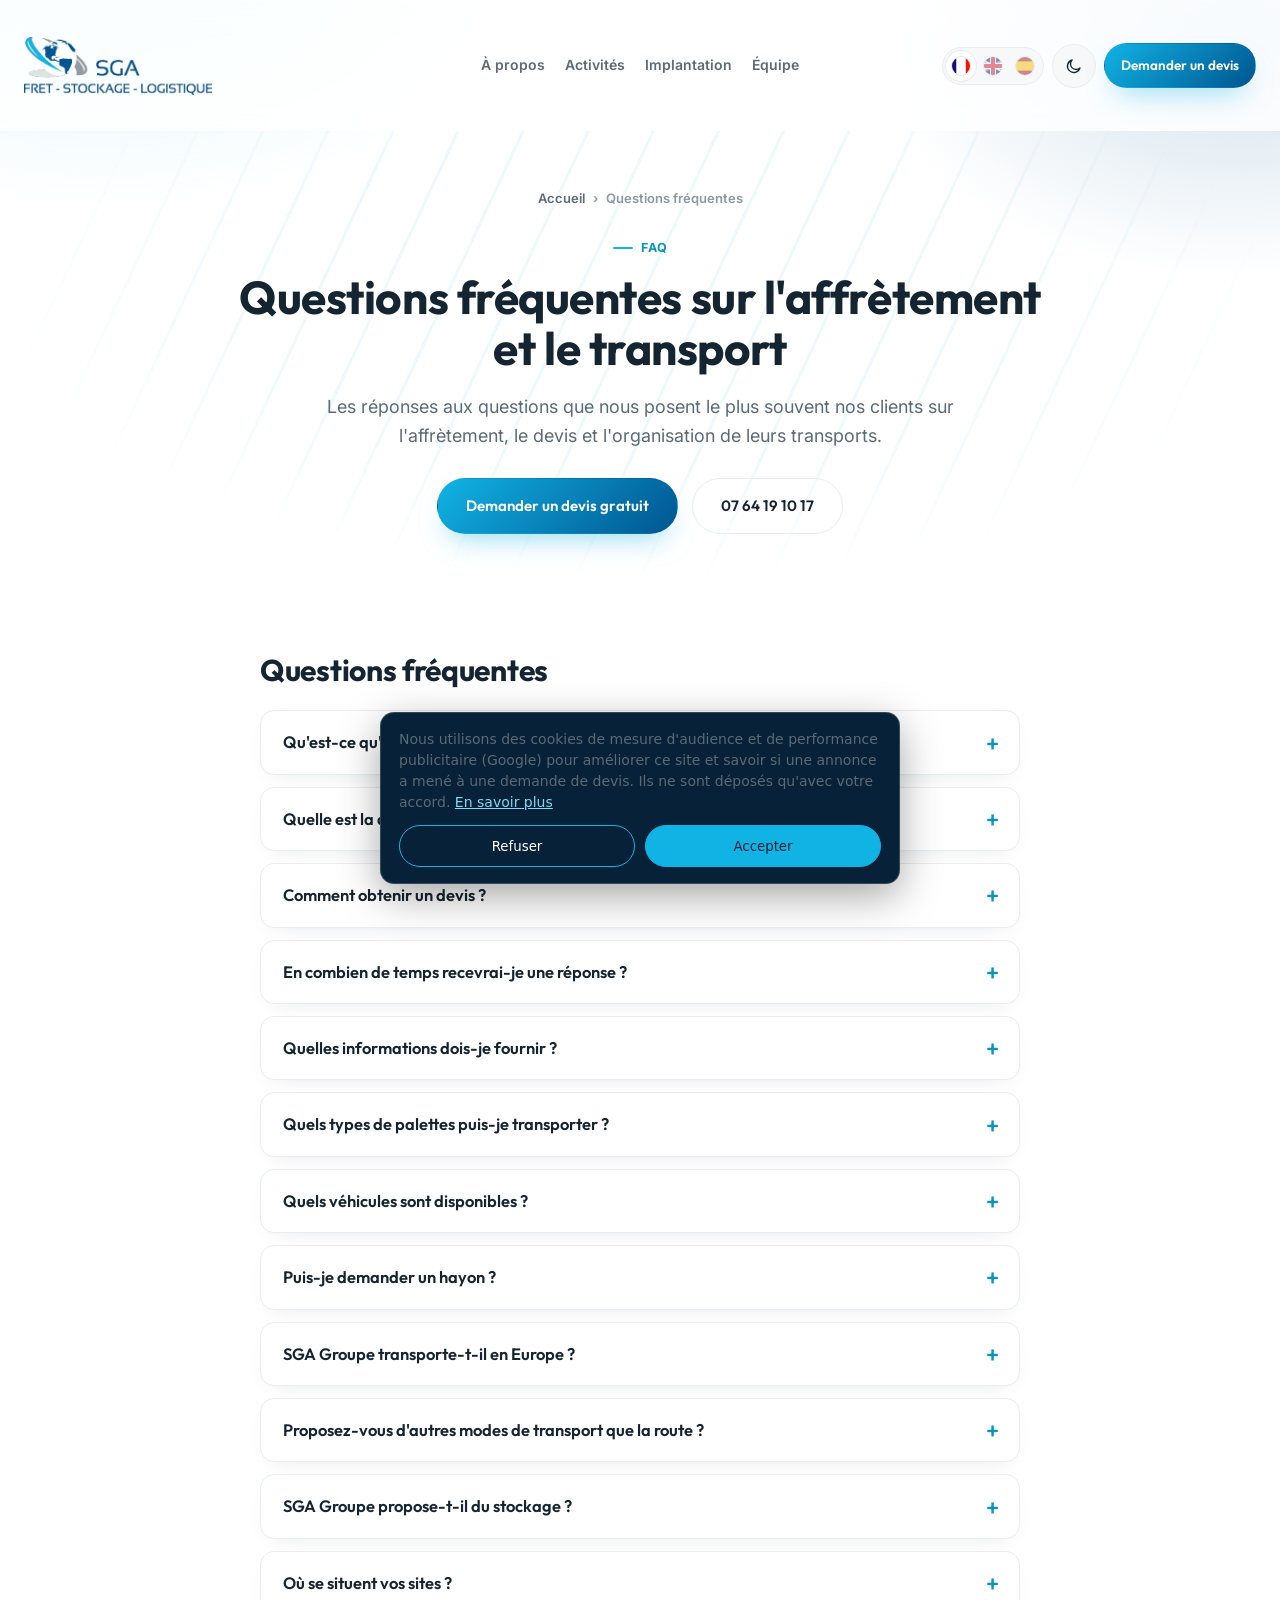
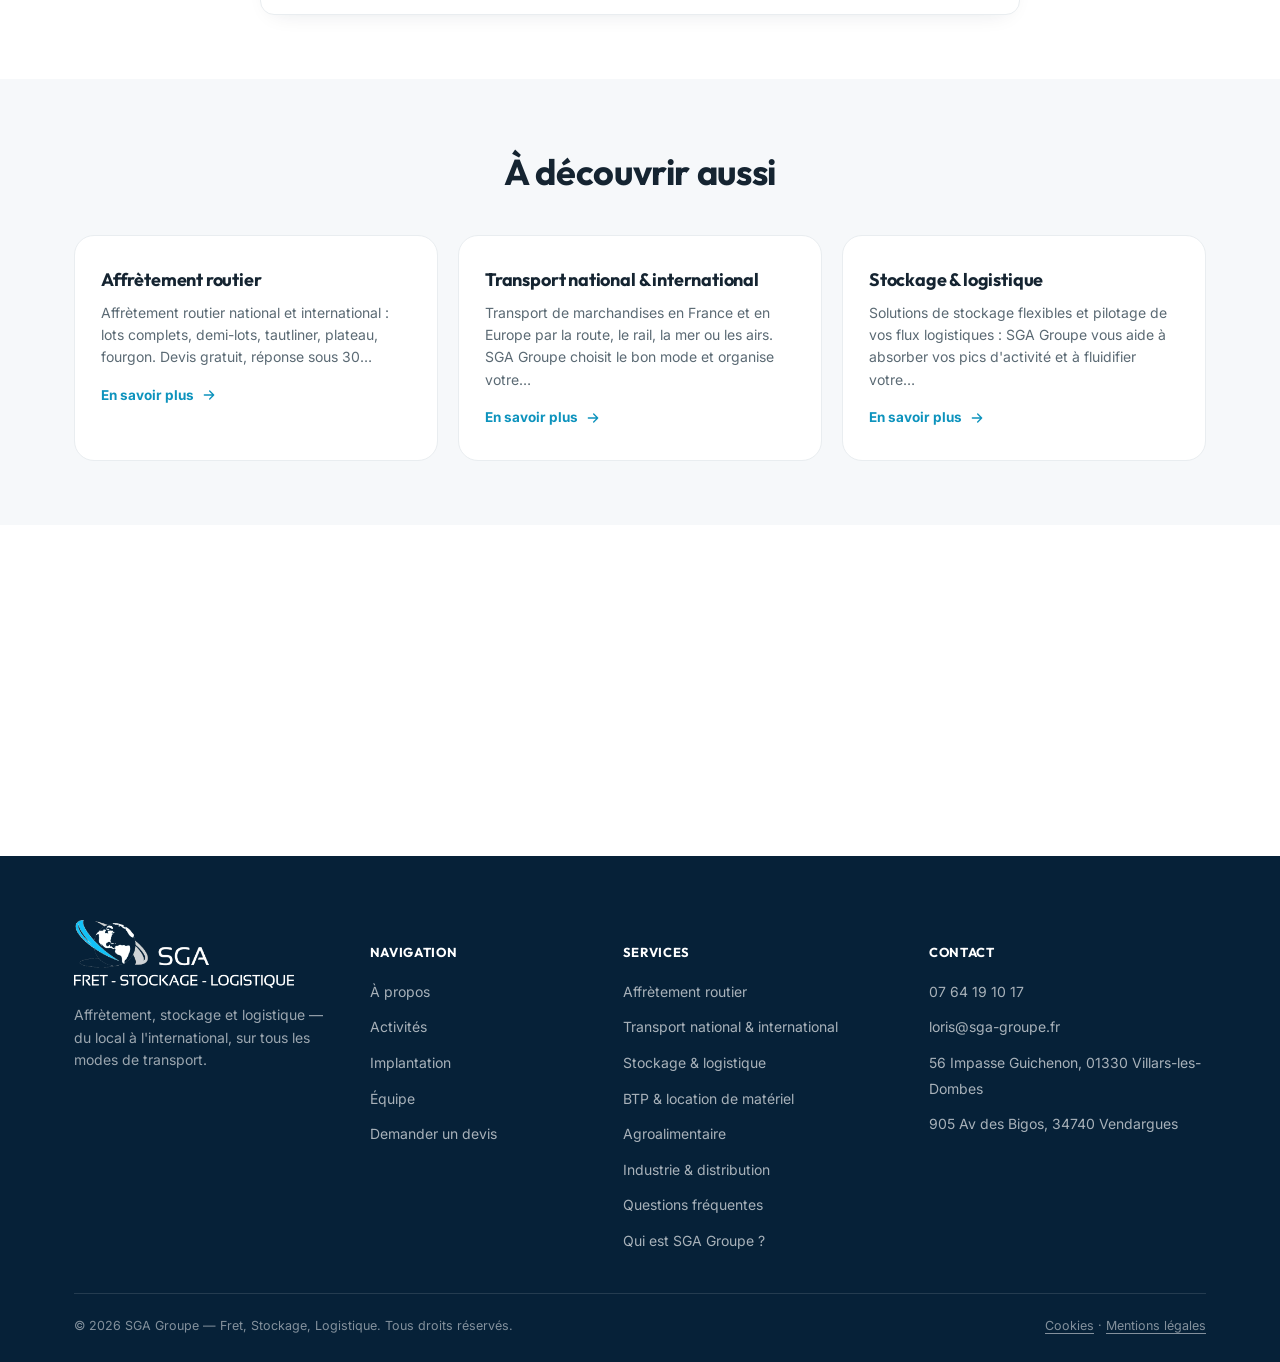
<file: faq.html>
<!DOCTYPE html>

<html data-page="faq" lang="fr">
<head>
<meta charset="utf-8"/>
<meta content="width=device-width, initial-scale=1" name="viewport"/>
<title>Questions fréquentes sur l'affrètement | SGA Groupe</title>
<meta content="Affréteur, devis, véhicules, hayon, palettes, Europe, stockage : les réponses à vos questions sur l'affrètement et le transport de marchandises avec SGA Groupe." name="description"/>
<meta content="index, follow, max-image-preview:large" name="robots"/>
<meta content="SGA Groupe" name="author"/>
<meta content="#062138" name="theme-color"/>
<link href="https://sga-groupe.fr/faq" rel="canonical"/>
<link href="/favicon.ico" rel="icon" sizes="48x48"/>
<link href="/favicon-192.png" rel="icon" sizes="192x192" type="image/png"/>
<link href="/apple-touch-icon.png" rel="apple-touch-icon"/>
<meta content="website" property="og:type"/>
<meta content="SGA Groupe" property="og:site_name"/>
<meta content="Questions fréquentes sur l'affrètement | SGA Groupe" property="og:title"/>
<meta content="Affréteur, devis, véhicules, hayon, palettes, Europe, stockage : les réponses à vos questions sur l'affrètement et le transport de marchandises avec SGA Groupe." property="og:description"/>
<meta content="https://sga-groupe.fr/faq" property="og:url"/>
<meta content="fr_FR" property="og:locale"/>
<meta content="https://sga-groupe.fr/og-image.jpg" property="og:image"/>
<meta content="1200" property="og:image:width"/>
<meta content="630" property="og:image:height"/>
<meta content="summary_large_image" name="twitter:card"/>
<meta content="Questions fréquentes sur l'affrètement | SGA Groupe" name="twitter:title"/>
<meta content="Affréteur, devis, véhicules, hayon, palettes, Europe, stockage : les réponses à vos questions sur l'affrètement et le transport de marchandises avec SGA Groupe." name="twitter:description"/>
<meta content="https://sga-groupe.fr/og-image.jpg" name="twitter:image"/>
<script type="application/ld+json">
{
 "@context": "https://schema.org",
 "@graph": [
  {
   "@type": "FAQPage",
   "@id": "https://sga-groupe.fr/faq#webpage",
   "url": "https://sga-groupe.fr/faq",
   "name": "Questions fréquentes sur l'affrètement | SGA Groupe",
   "description": "Affréteur, devis, véhicules, hayon, palettes, Europe, stockage : les réponses à vos questions sur l'affrètement et le transport de marchandises avec SGA Groupe.",
   "isPartOf": {
    "@id": "https://sga-groupe.fr/#website"
   },
   "about": {
    "@id": "https://sga-groupe.fr/#organization"
   },
   "inLanguage": "fr-FR",
   "breadcrumb": {
    "@id": "https://sga-groupe.fr/faq#breadcrumb"
   },
   "mainEntity": [
    {
     "@type": "Question",
     "name": "Qu'est-ce qu'un affréteur ?",
     "acceptedAnswer": {
      "@type": "Answer",
      "text": "Un affréteur organise le transport de marchandises pour le compte de son client : il sélectionne le transporteur adapté, planifie la mission et en assure le suivi. L'expéditeur n'a pas besoin de disposer de sa propre flotte."
     }
    },
    {
     "@type": "Question",
     "name": "Quelle est la différence entre un affréteur et un transporteur ?",
     "acceptedAnswer": {
      "@type": "Answer",
      "text": "Le transporteur réalise physiquement le transport avec ses véhicules. L'affréteur coordonne l'ensemble de l'opération en s'appuyant sur des transporteurs partenaires."
     }
    },
    {
     "@type": "Question",
     "name": "Comment obtenir un devis ?",
     "acceptedAnswer": {
      "@type": "Answer",
      "text": "Remplissez le formulaire de devis en ligne (coordonnées, trajet, marchandise, véhicule) : cela prend quelques minutes. Vous pouvez aussi nous appeler au 07 64 19 10 17."
     }
    },
    {
     "@type": "Question",
     "name": "En combien de temps recevrai-je une réponse ?",
     "acceptedAnswer": {
      "@type": "Answer",
      "text": "Notre équipe vous répond sous 30 minutes après votre demande de devis."
     }
    },
    {
     "@type": "Question",
     "name": "Quelles informations dois-je fournir ?",
     "acceptedAnswer": {
      "@type": "Answer",
      "text": "La ville et le code postal de départ et d'arrivée, le type et le nombre de palettes ou de colis, le poids, le caractère gerbable ou non de la marchandise, le véhicule souhaité et, si besoin, un hayon."
     }
    },
    {
     "@type": "Question",
     "name": "Quels types de palettes puis-je transporter ?",
     "acceptedAnswer": {
      "@type": "Answer",
      "text": "Le formulaire de devis prévoit les palettes Europe (120 × 80 cm), les palettes industrielles (120 × 100 cm) et les formats hors norme."
     }
    },
    {
     "@type": "Question",
     "name": "Quels véhicules sont disponibles ?",
     "acceptedAnswer": {
      "@type": "Answer",
      "text": "Tautliner, plateau, fourgon ou camion, avec ou sans hayon, selon la marchandise et le trajet."
     }
    },
    {
     "@type": "Question",
     "name": "Puis-je demander un hayon ?",
     "acceptedAnswer": {
      "@type": "Answer",
      "text": "Oui. Vous précisez dans votre demande si le hayon est nécessaire au départ, à l'arrivée, ou aux deux."
     }
    },
    {
     "@type": "Question",
     "name": "SGA transporte-t-il en Europe ?",
     "acceptedAnswer": {
      "@type": "Answer",
      "text": "Oui, SGA Groupe organise des transports en France et en Europe."
     }
    },
    {
     "@type": "Question",
     "name": "Proposez-vous d'autres modes de transport que la route ?",
     "acceptedAnswer": {
      "@type": "Answer",
      "text": "Oui. En plus du routier, SGA Groupe peut étudier des solutions ferroviaires, maritimes ou aériennes selon votre besoin."
     }
    },
    {
     "@type": "Question",
     "name": "SGA propose-t-il du stockage ?",
     "acceptedAnswer": {
      "@type": "Answer",
      "text": "Oui. SGA Groupe propose des solutions d'entreposage flexibles et le pilotage de vos flux logistiques."
     }
    },
    {
     "@type": "Question",
     "name": "Où se situent vos sites ?",
     "acceptedAnswer": {
      "@type": "Answer",
      "text": "SGA Groupe est implanté à Villars-les-Dombes (Ain) et à Vendargues (Hérault)."
     }
    }
   ]
  },
  {
   "@type": "BreadcrumbList",
   "itemListElement": [
    {
     "@type": "ListItem",
     "position": 1,
     "name": "Accueil",
     "item": "https://sga-groupe.fr/"
    },
    {
     "@type": "ListItem",
     "position": 2,
     "name": "Questions fréquentes",
     "item": "https://sga-groupe.fr/faq"
    }
   ],
   "@id": "https://sga-groupe.fr/faq#breadcrumb"
  }
 ]
}
</script>
<script>try{var t=localStorage.getItem("sga-theme");if(t){document.documentElement.setAttribute("data-theme",t);}}catch(e){}try{var l=localStorage.getItem("sga-lang");if(l==="en"||l==="es"){var d=document.documentElement;d.setAttribute("lang",l);d.setAttribute("data-lang-pending","1");setTimeout(function(){d.removeAttribute("data-lang-pending");},2500);}}catch(e){}</script>
<style>html[data-lang-pending] body{visibility:hidden}</style>
<link href="https://fonts.googleapis.com" rel="preconnect"/>
<link crossorigin="" href="https://fonts.gstatic.com" rel="preconnect"/>
<link rel="preload" as="style" href="https://fonts.googleapis.com/css2?family=Inter:wght@400;500;600;700&amp;family=Outfit:wght@500;600;700;800&amp;display=swap" onload="this.onload=null;this.rel='stylesheet'"><noscript><link rel="stylesheet" href="https://fonts.googleapis.com/css2?family=Inter:wght@400;500;600;700&amp;family=Outfit:wght@500;600;700;800&amp;display=swap"></noscript>
<link href="style.css?v=20261029" rel="stylesheet"/>
<script>window.dataLayer=window.dataLayer||[];function gtag(){dataLayer.push(arguments);}gtag('consent','default',{ad_storage:'denied',ad_user_data:'denied',ad_personalization:'denied',analytics_storage:'denied',wait_for_update:500});try{var c=JSON.parse(localStorage.getItem('sga-consent')||'null');if(c&&c.v==='granted'){gtag('consent','update',{ad_storage:'granted',ad_user_data:'granted',ad_personalization:'granted',analytics_storage:'granted'});}}catch(e){}gtag('js',new Date());gtag('config','G-9LJT3M2RM1');</script>
<script async="" src="https://www.googletagmanager.com/gtag/js?id=G-9LJT3M2RM1"></script>
</head>
<body>
<header id="site-header">
<div class="wrap nav-inner">
<a aria-label="SGA Groupe — accueil" class="brand" href="./">
<img alt="SGA Groupe" class="brand-light" src="logo-sga-groupe.webp" width="1568" height="485"/>
<img alt="SGA Groupe" class="brand-dark" src="logo-sga-groupe-blanc.webp" width="1568" height="485"/>
</a>
<nav class="main-nav" id="mainNav">
<a data-i18n="nav.about" href="./#apropos">À propos</a>
<a data-i18n="nav.activities" href="./#activites">Activités</a>
<a data-i18n="nav.implantation" href="./#implantation">Implantation</a>
<a data-i18n="nav.team" href="./#equipe">Équipe</a>
<a class="nav-devis-link" data-i18n="cta.quote" href="./#devis">Demander un devis</a>
<div class="nav-mobile-extra">
<a aria-label="LinkedIn SGA Groupe" class="icon-btn linkedin-link" href="https://www.linkedin.com/company/sga-transport/" rel="noopener" target="_blank">
<svg aria-hidden="true" viewbox="0 0 24 24"><rect fill="#0A66C2" height="24" rx="5" width="24"></rect><path d="M7.6 9.3H4.9V19h2.7V9.3ZM6.25 5.02a1.57 1.57 0 1 0 0 3.14 1.57 1.57 0 0 0 0-3.14ZM19.5 19h-2.69v-5.1c0-1.22-.02-2.78-1.7-2.78-1.7 0-1.96 1.33-1.96 2.7V19H10.46V9.3h2.58v1.32h.04c.36-.68 1.24-1.4 2.56-1.4 2.74 0 3.82 1.8 3.82 4.4V19Z" fill="#fff"></path></svg>
</a>
</div>
</nav>
<div class="header-actions">
<a aria-label="LinkedIn SGA Groupe" class="icon-btn linkedin-link" href="https://www.linkedin.com/company/sga-transport/" rel="noopener" target="_blank">
<svg aria-hidden="true" viewbox="0 0 24 24"><rect fill="#0A66C2" height="24" rx="5" width="24"></rect><path d="M7.6 9.3H4.9V19h2.7V9.3ZM6.25 5.02a1.57 1.57 0 1 0 0 3.14 1.57 1.57 0 0 0 0-3.14ZM19.5 19h-2.69v-5.1c0-1.22-.02-2.78-1.7-2.78-1.7 0-1.96 1.33-1.96 2.7V19H10.46V9.3h2.58v1.32h.04c.36-.68 1.24-1.4 2.56-1.4 2.74 0 3.82 1.8 3.82 4.4V19Z" fill="#fff"></path></svg>
</a>
<div class="lang-switch" id="langSwitchDesktop">
<button aria-label="Français" class="lang-btn active" data-lang="fr" title="Français" type="button"><img alt="Français" draggable="false" src="drapeau-fr.webp" width="180" height="118"/></button>
<button aria-label="English" class="lang-btn" data-lang="en" title="English" type="button"><img alt="English" draggable="false" src="drapeau-en.webp" width="180" height="90"/></button>
<button aria-label="Español" class="lang-btn" data-lang="es" title="Español" type="button"><img alt="Español" draggable="false" src="drapeau-es.webp" width="180" height="118"/></button>
</div>
<button aria-label="Changer de thème" class="theme-toggle" id="themeToggle" type="button">
<svg class="moon" fill="none" stroke="currentColor" stroke-linecap="round" stroke-linejoin="round" stroke-width="1.8" viewbox="0 0 24 24"><path d="M20 14.5A8.5 8.5 0 1 1 9.5 4a7 7 0 0 0 10.5 10.5Z"></path></svg>
<svg class="sun" fill="none" stroke="currentColor" stroke-linecap="round" stroke-linejoin="round" stroke-width="1.8" viewbox="0 0 24 24"><circle cx="12" cy="12" r="4.2"></circle><path d="M12 2.5v2.6M12 18.9v2.6M4.9 4.9l1.9 1.9M17.2 17.2l1.9 1.9M2.5 12h2.6M18.9 12h2.6M4.9 19.1l1.9-1.9M17.2 6.8l1.9-1.9"></path></svg>
</button>
<a class="btn btn-primary btn-sm" data-i18n="cta.quote" href="./#devis">Demander un devis</a>
<button aria-label="Menu" class="burger" id="burger" type="button">
<svg fill="none" stroke="currentColor" stroke-linecap="round" stroke-width="1.8" viewbox="0 0 24 24"><path d="M3 6h18M3 12h18M3 18h18"></path></svg>
</button>
</div>
</div>
</header>
<main>
<section class="page-hero bg-motif"><div class="wrap"><nav aria-label="Fil d'Ariane" class="crumbs" data-t-aria="f88bcab7"><a data-t="74fe31b5" href="./">Accueil</a><span aria-hidden="true" data-t="37705c7c">›</span><span aria-current="page" data-t="5b6a9abe">Questions fréquentes</span></nav><span class="eyebrow" data-t="1fe917b0" style="justify-content:center;">FAQ</span><h1 data-t="9e0f43ab">Questions fréquentes sur l'affrètement et le transport</h1><p class="lead" data-t="31361685">Les réponses aux questions que nous posent le plus souvent nos clients sur l'affrètement, le devis et l'organisation de leurs transports.</p><div class="hero-actions"><a class="btn btn-primary" data-t="c64a0bbd" href="./#devis">Demander un devis gratuit</a><a class="btn btn-ghost" href="tel:+33764191017">07 64 19 10 17</a></div></div></section>
<section class="page-section"><div class="wrap"><div class="prose"><h2 data-t="5b6a9abe">Questions fréquentes</h2><div class="faq-list"><details><summary data-t="c44f8e26">Qu'est-ce qu'un affréteur ?</summary><p data-t="30716845">Un affréteur organise le transport de marchandises pour le compte de son client : il sélectionne le transporteur adapté, planifie la mission et en assure le suivi. L'expéditeur n'a pas besoin de disposer de sa propre flotte.</p></details><details><summary data-t="e93d84d5">Quelle est la différence entre un affréteur et un transporteur ?</summary><p data-t="b24d8ba2">Le transporteur réalise physiquement le transport avec ses véhicules. L'affréteur coordonne l'ensemble de l'opération en s'appuyant sur des transporteurs partenaires.</p></details><details><summary data-t="43b3dc10">Comment obtenir un devis ?</summary><p data-t="f416c904">Remplissez le formulaire de devis en ligne (coordonnées, trajet, marchandise, véhicule) : cela prend quelques minutes. Vous pouvez aussi nous appeler au 07 64 19 10 17.</p></details><details><summary data-t="aa4080fc">En combien de temps recevrai-je une réponse ?</summary><p data-t="97489d59">Notre équipe vous répond sous 30 minutes après votre demande de devis.</p></details><details><summary data-t="e37523a0">Quelles informations dois-je fournir ?</summary><p data-t="b0f92757">La ville et le code postal de départ et d'arrivée, le type et le nombre de palettes ou de colis, le poids, le caractère gerbable ou non de la marchandise, le véhicule souhaité et, si besoin, un hayon.</p></details><details><summary data-t="f70638cf">Quels types de palettes puis-je transporter ?</summary><p data-t="810bfe62">Le formulaire de devis prévoit les palettes Europe (120 × 80 cm), les palettes industrielles (120 × 100 cm) et les formats hors norme.</p></details><details><summary data-t="2f5b3bc9">Quels véhicules sont disponibles ?</summary><p data-t="99be8f00">Tautliner, plateau, fourgon ou camion, avec ou sans hayon, selon la marchandise et le trajet.</p></details><details><summary data-t="d0d6c634">Puis-je demander un hayon ?</summary><p data-t="05333b55">Oui. Vous précisez dans votre demande si le hayon est nécessaire au départ, à l'arrivée, ou aux deux.</p></details><details><summary data-t="23598cc8">SGA Groupe transporte-t-il en Europe ?</summary><p data-t="8fa491e7">Oui, SGA Groupe organise des transports en France et en Europe.</p></details><details><summary data-t="dcf63fa1">Proposez-vous d'autres modes de transport que la route ?</summary><p data-t="75101bf3">Oui. En plus du routier, SGA Groupe peut étudier des solutions ferroviaires, maritimes ou aériennes selon votre besoin.</p></details><details><summary data-t="a30b49a4">SGA Groupe propose-t-il du stockage ?</summary><p data-t="c6f81777">Oui. SGA Groupe propose des solutions d'entreposage flexibles et le pilotage de vos flux logistiques.</p></details><details><summary data-t="3169e291">Où se situent vos sites ?</summary><p data-t="2d16de70">SGA Groupe est implanté à Villars-les-Dombes (Ain) et à Vendargues (Hérault).</p></details></div></div></div></section>
<section class="page-section tight soft"><div class="wrap"><div class="section-head center"><h2 data-t="01024deb">À découvrir aussi</h2></div><div class="svc-grid"><a class="card svc-card" href="affretement-routier"><h3 data-t="cf623835">Affrètement routier</h3><p data-t="b5e5d39a">Affrètement routier national et international : lots complets, demi-lots, tautliner, plateau, fourgon. Devis gratuit, réponse sous 30…</p><span class="svc-more"><span data-t="cec0cd69">En savoir plus</span><svg aria-hidden="true" fill="none" stroke="currentColor" stroke-linecap="round" stroke-linejoin="round" stroke-width="2" viewbox="0 0 24 24"><path d="M5 12h14M13 6l6 6-6 6"></path></svg></span></a><a class="card svc-card" href="transport-national-international"><h3 data-t="8340d2f0">Transport national &amp; international</h3><p data-t="72ad6087">Transport de marchandises en France et en Europe par la route, le rail, la mer ou les airs. SGA Groupe choisit le bon mode et organise votre…</p><span class="svc-more"><span data-t="cec0cd69">En savoir plus</span><svg aria-hidden="true" fill="none" stroke="currentColor" stroke-linecap="round" stroke-linejoin="round" stroke-width="2" viewbox="0 0 24 24"><path d="M5 12h14M13 6l6 6-6 6"></path></svg></span></a><a class="card svc-card" href="stockage-logistique"><h3 data-t="81058598">Stockage &amp; logistique</h3><p data-t="feb970b8">Solutions de stockage flexibles et pilotage de vos flux logistiques : SGA Groupe vous aide à absorber vos pics d'activité et à fluidifier votre…</p><span class="svc-more"><span data-t="cec0cd69">En savoir plus</span><svg aria-hidden="true" fill="none" stroke="currentColor" stroke-linecap="round" stroke-linejoin="round" stroke-width="2" viewbox="0 0 24 24"><path d="M5 12h14M13 6l6 6-6 6"></path></svg></span></a></div></div></section>
<!-- ================= CTA BAND ================= -->
<section class="section" style="padding-top:0;">
<div class="wrap">
<div class="cta-band reveal">
<div>
<h2 data-i18n="cta.title">Prêt à optimiser votre transport ?</h2>
<p data-i18n="cta.text">Un devis clair, une équipe réactive, un interlocuteur dédié à chaque étape.</p>
</div>
<div>
<div class="cta-actions">
<a class="btn btn-primary" data-i18n="cta.quote" href="./#devis">Demander un devis</a>
<a class="btn btn-outline-light" href="tel:+33764191017">07 64 19 10 17</a>
</div>
<div class="cta-reassurance">
<svg fill="none" stroke="currentColor" stroke-linecap="round" stroke-linejoin="round" stroke-width="2" viewbox="0 0 24 24"><circle cx="12" cy="12" r="9"></circle><path d="M12 7v5l3.5 2"></path></svg>
<span data-i18n="hero.fastReply">Réponse sous 30 minutes</span>
</div>
</div>
</div>
</div>
</section>
</main>
<footer>
<div class="wrap">
<div class="footer-grid">
<div class="footer-brand">
<img alt="SGA Groupe" loading="lazy" src="logo-sga-groupe-blanc.webp" width="1568" height="485"/>
<p data-i18n="footer.tagline">Affrètement, stockage et logistique — du local à l'international, sur tous les modes de transport.</p>
</div>
<div>
<h5 data-i18n="footer.navTitle">Navigation</h5>
<ul>
<li><a data-i18n="nav.about" href="./#apropos">À propos</a></li>
<li><a data-i18n="nav.activities" href="./#activites">Activités</a></li>
<li><a data-i18n="nav.implantation" href="./#implantation">Implantation</a></li>
<li><a data-i18n="nav.team" href="./#equipe">Équipe</a></li>
<li><a data-i18n="cta.quote" href="./#devis">Demander un devis</a></li>
</ul>
</div>
<div>
<h5 data-i18n="footer.servicesTitle">Services</h5>
<ul>
<li><a data-i18n="footer.svc.affretement" href="affretement-routier">Affrètement routier</a></li>
<li><a data-i18n="footer.svc.transport" href="transport-national-international">Transport national &amp; international</a></li>
<li><a data-i18n="footer.svc.stockage" href="stockage-logistique">Stockage &amp; logistique</a></li>
<li><a data-i18n="footer.svc.btp" href="transport-btp-location-materiel">BTP &amp; location de matériel</a></li>
<li><a data-i18n="footer.svc.agro" href="transport-agroalimentaire">Agroalimentaire</a></li>
<li><a data-i18n="footer.svc.ind" href="transport-industrie-distribution">Industrie &amp; distribution</a></li>
<li><a data-i18n="footer.svc.faq" href="faq">Questions fréquentes</a></li>
<li><a data-i18n="footer.svc.about" href="a-propos-sga-groupe">Qui est SGA Groupe ?</a></li>
</ul>
</div>
<div>
<h5 data-i18n="footer.contactTitle">Contact</h5>
<ul>
<li><a href="tel:+33764191017">07 64 19 10 17</a></li>
<li><a href="mailto:loris@sga-groupe.fr">loris@sga-groupe.fr</a></li>
<li><a href="transport-logistique-villars-les-dombes">56 Impasse Guichenon, 01330 Villars-les-Dombes</a></li>
<li><a href="transport-logistique-vendargues">905 Av des Bigos, 34740 Vendargues</a></li>
</ul>
</div>
</div>
<div class="footer-bottom">
<span>© <span id="year"></span> <span data-i18n="footer.rights">SGA Groupe — Fret, Stockage, Logistique. Tous droits réservés.</span></span>
<span class="footer-legal"><a data-i18n="footer.legal" href="mentions-legales">Mentions légales</a></span>
</div>
</div>
</footer>
<script defer="" src="tracking.js?v=20261029"></script>
<script defer="" src="page.js?v=20261029"></script>
</body>
</html>
</file>
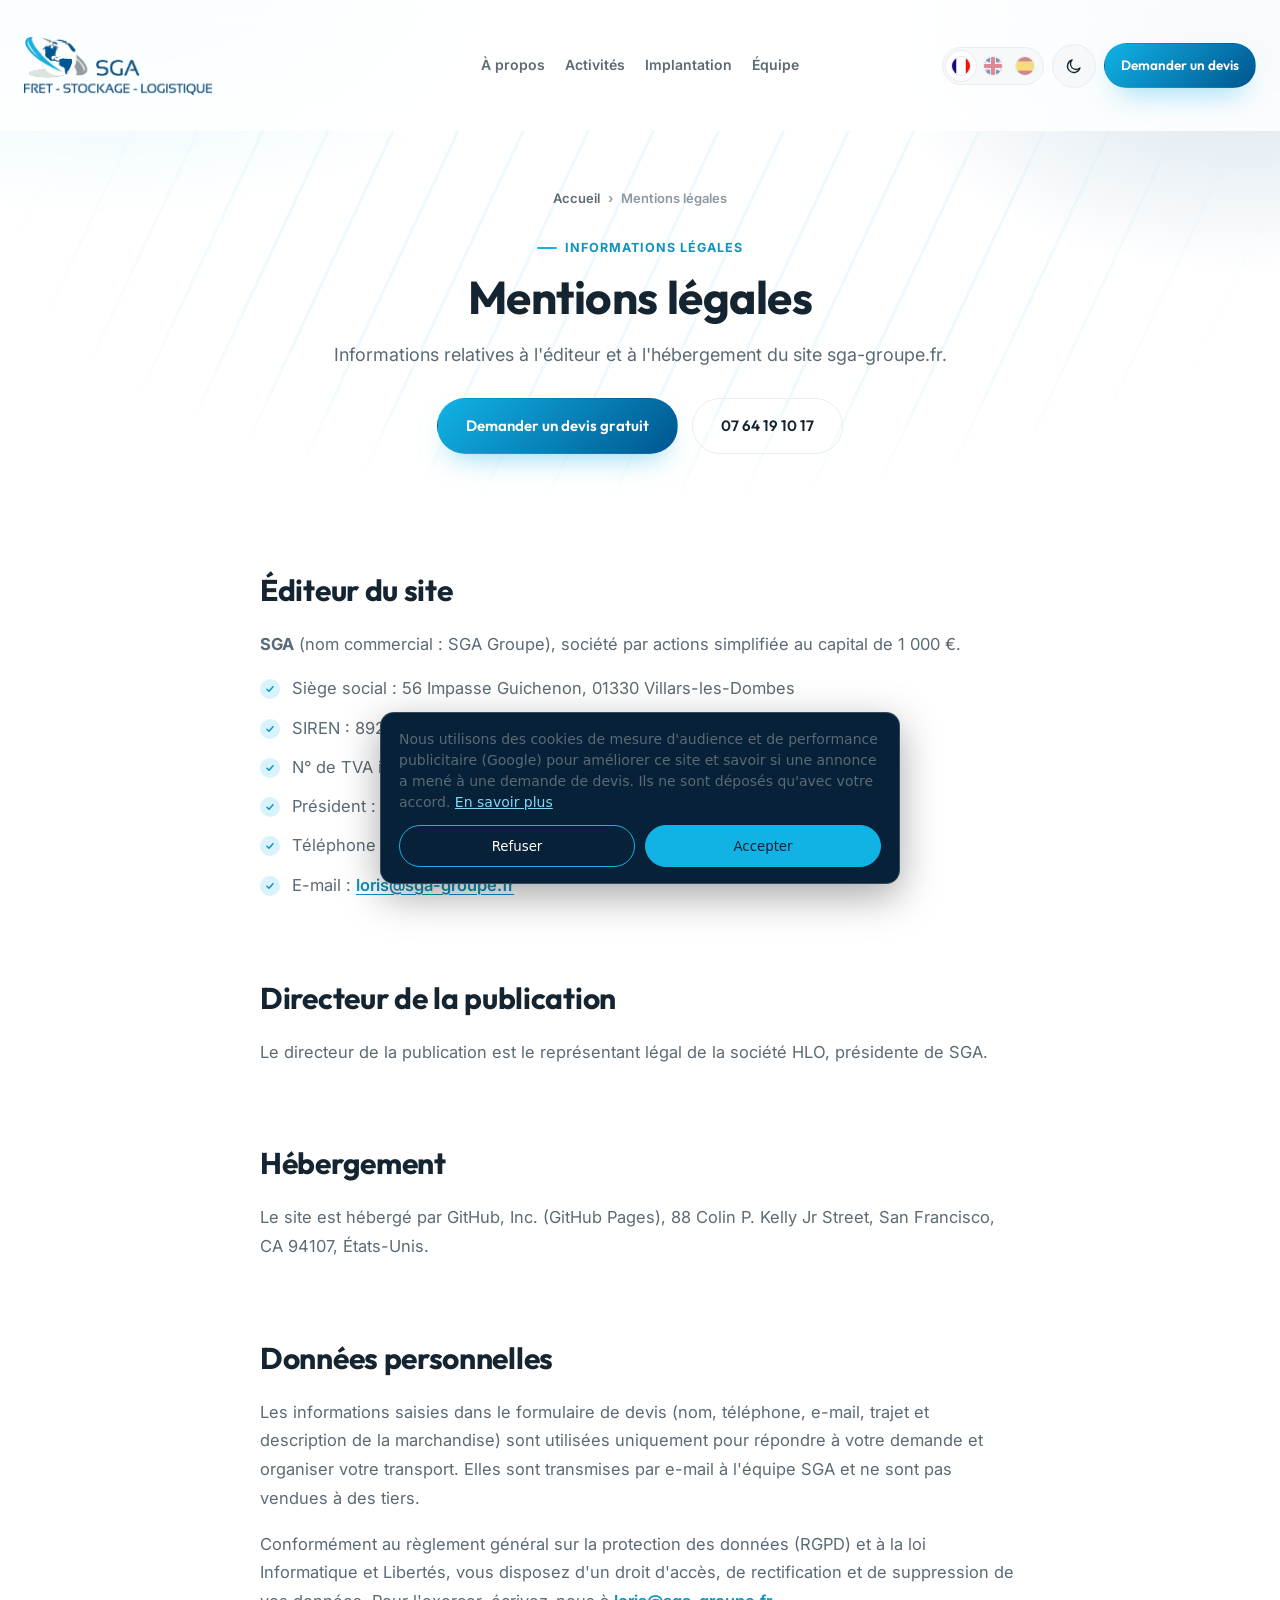
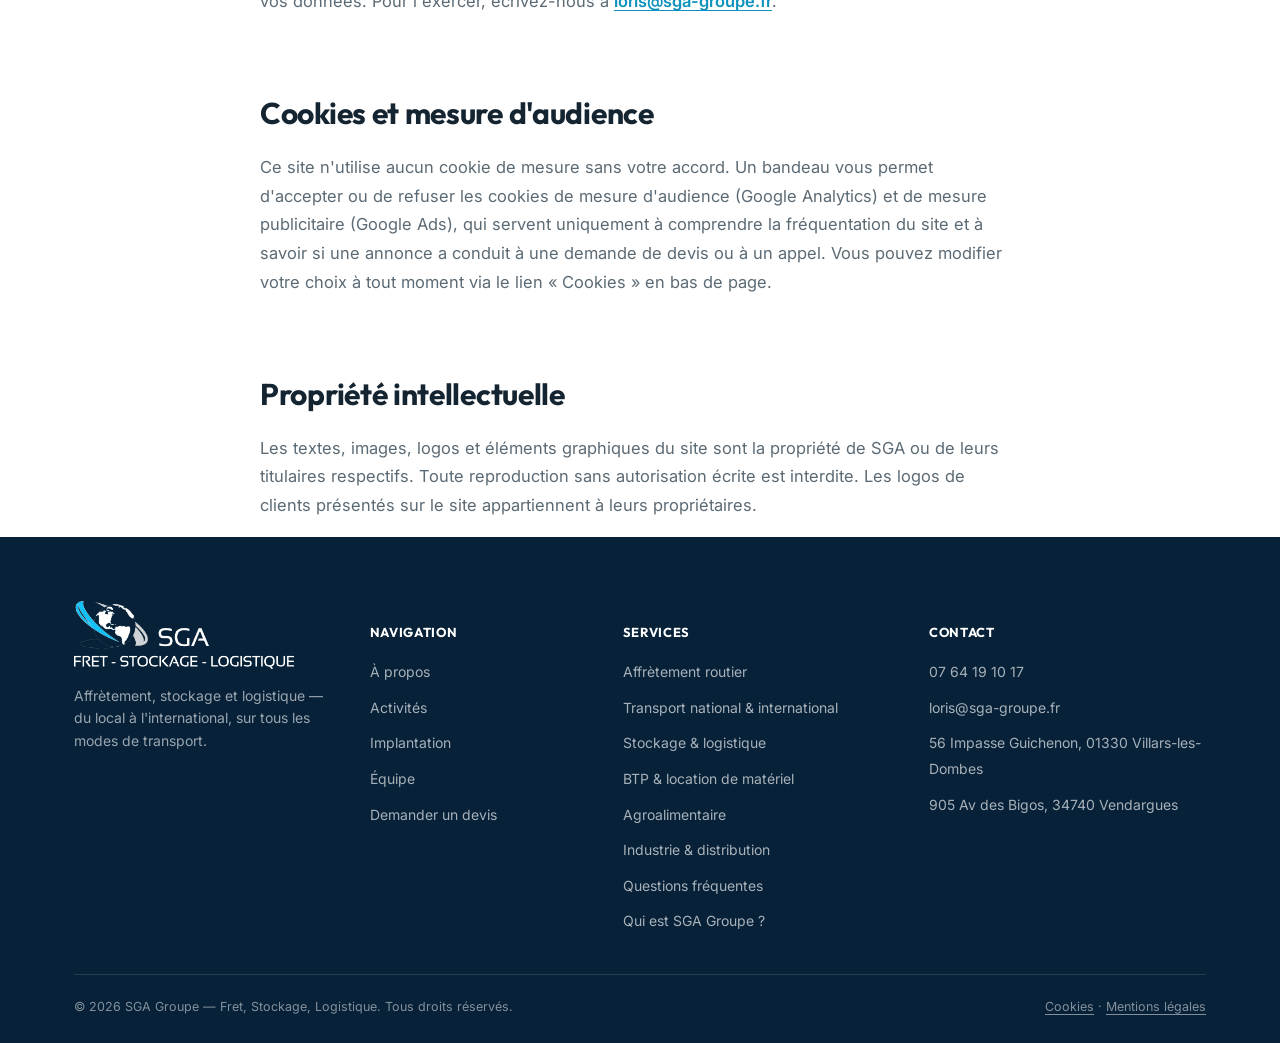
<file: mentions-legales.html>
<!DOCTYPE html>

<html data-page="mentions-legales" lang="fr">
<head>
<meta charset="utf-8"/>
<meta content="width=device-width, initial-scale=1" name="viewport"/>
<title>Mentions légales | SGA Groupe</title>
<meta content="Mentions légales du site sga-groupe.fr : éditeur, hébergeur, données personnelles." name="description"/>
<meta content="noindex, follow" name="robots"/>
<meta content="SGA Groupe" name="author"/>
<meta content="#062138" name="theme-color"/>
<link href="https://sga-groupe.fr/mentions-legales" rel="canonical"/>
<link href="/favicon.ico" rel="icon" sizes="48x48"/>
<link href="/favicon-192.png" rel="icon" sizes="192x192" type="image/png"/>
<link href="/apple-touch-icon.png" rel="apple-touch-icon"/>
<meta content="website" property="og:type"/>
<meta content="SGA Groupe" property="og:site_name"/>
<meta content="Mentions légales | SGA Groupe" property="og:title"/>
<meta content="Mentions légales du site sga-groupe.fr : éditeur, hébergeur, données personnelles." property="og:description"/>
<meta content="https://sga-groupe.fr/mentions-legales" property="og:url"/>
<meta content="fr_FR" property="og:locale"/>
<meta content="https://sga-groupe.fr/og-image.jpg" property="og:image"/>
<meta content="1200" property="og:image:width"/>
<meta content="630" property="og:image:height"/>
<meta content="summary_large_image" name="twitter:card"/>
<meta content="Mentions légales | SGA Groupe" name="twitter:title"/>
<meta content="Mentions légales du site sga-groupe.fr : éditeur, hébergeur, données personnelles." name="twitter:description"/>
<meta content="https://sga-groupe.fr/og-image.jpg" name="twitter:image"/>
<script type="application/ld+json">
{
 "@context": "https://schema.org",
 "@graph": [
  {
   "@type": "WebPage",
   "@id": "https://sga-groupe.fr/mentions-legales#webpage",
   "url": "https://sga-groupe.fr/mentions-legales",
   "name": "Mentions légales | SGA Groupe",
   "description": "Mentions légales du site sga-groupe.fr : éditeur, hébergeur, données personnelles.",
   "isPartOf": {
    "@id": "https://sga-groupe.fr/#website"
   },
   "about": {
    "@id": "https://sga-groupe.fr/#organization"
   },
   "inLanguage": "fr-FR",
   "breadcrumb": {
    "@id": "https://sga-groupe.fr/mentions-legales#breadcrumb"
   }
  },
  {
   "@type": "BreadcrumbList",
   "itemListElement": [
    {
     "@type": "ListItem",
     "position": 1,
     "name": "Accueil",
     "item": "https://sga-groupe.fr/"
    },
    {
     "@type": "ListItem",
     "position": 2,
     "name": "Mentions légales",
     "item": "https://sga-groupe.fr/mentions-legales"
    }
   ],
   "@id": "https://sga-groupe.fr/mentions-legales#breadcrumb"
  }
 ]
}
</script>
<script>try{var t=localStorage.getItem("sga-theme");if(t){document.documentElement.setAttribute("data-theme",t);}}catch(e){}try{var l=localStorage.getItem("sga-lang");if(l==="en"||l==="es"){var d=document.documentElement;d.setAttribute("lang",l);d.setAttribute("data-lang-pending","1");setTimeout(function(){d.removeAttribute("data-lang-pending");},2500);}}catch(e){}</script>
<style>html[data-lang-pending] body{visibility:hidden}</style>
<link href="https://fonts.googleapis.com" rel="preconnect"/>
<link crossorigin="" href="https://fonts.gstatic.com" rel="preconnect"/>
<link rel="preload" as="style" href="https://fonts.googleapis.com/css2?family=Inter:wght@400;500;600;700&amp;family=Outfit:wght@500;600;700;800&amp;display=swap" onload="this.onload=null;this.rel='stylesheet'"><noscript><link rel="stylesheet" href="https://fonts.googleapis.com/css2?family=Inter:wght@400;500;600;700&amp;family=Outfit:wght@500;600;700;800&amp;display=swap"></noscript>
<link href="style.css?v=20261029" rel="stylesheet"/>
<script>window.dataLayer=window.dataLayer||[];function gtag(){dataLayer.push(arguments);}gtag('consent','default',{ad_storage:'denied',ad_user_data:'denied',ad_personalization:'denied',analytics_storage:'denied',wait_for_update:500});try{var c=JSON.parse(localStorage.getItem('sga-consent')||'null');if(c&&c.v==='granted'){gtag('consent','update',{ad_storage:'granted',ad_user_data:'granted',ad_personalization:'granted',analytics_storage:'granted'});}}catch(e){}gtag('js',new Date());gtag('config','G-9LJT3M2RM1');</script>
<script async="" src="https://www.googletagmanager.com/gtag/js?id=G-9LJT3M2RM1"></script>
</head>
<body>
<header id="site-header">
<div class="wrap nav-inner">
<a aria-label="SGA Groupe — accueil" class="brand" href="./">
<img alt="SGA Groupe" class="brand-light" src="logo-sga-groupe.webp" width="1568" height="485"/>
<img alt="SGA Groupe" class="brand-dark" src="logo-sga-groupe-blanc.webp" width="1568" height="485"/>
</a>
<nav class="main-nav" id="mainNav">
<a data-i18n="nav.about" href="./#apropos">À propos</a>
<a data-i18n="nav.activities" href="./#activites">Activités</a>
<a data-i18n="nav.implantation" href="./#implantation">Implantation</a>
<a data-i18n="nav.team" href="./#equipe">Équipe</a>
<a class="nav-devis-link" data-i18n="cta.quote" href="./#devis">Demander un devis</a>
<div class="nav-mobile-extra">
<a aria-label="LinkedIn SGA Groupe" class="icon-btn linkedin-link" href="https://www.linkedin.com/company/sga-transport/" rel="noopener" target="_blank">
<svg aria-hidden="true" viewbox="0 0 24 24"><rect fill="#0A66C2" height="24" rx="5" width="24"></rect><path d="M7.6 9.3H4.9V19h2.7V9.3ZM6.25 5.02a1.57 1.57 0 1 0 0 3.14 1.57 1.57 0 0 0 0-3.14ZM19.5 19h-2.69v-5.1c0-1.22-.02-2.78-1.7-2.78-1.7 0-1.96 1.33-1.96 2.7V19H10.46V9.3h2.58v1.32h.04c.36-.68 1.24-1.4 2.56-1.4 2.74 0 3.82 1.8 3.82 4.4V19Z" fill="#fff"></path></svg>
</a>
</div>
</nav>
<div class="header-actions">
<a aria-label="LinkedIn SGA Groupe" class="icon-btn linkedin-link" href="https://www.linkedin.com/company/sga-transport/" rel="noopener" target="_blank">
<svg aria-hidden="true" viewbox="0 0 24 24"><rect fill="#0A66C2" height="24" rx="5" width="24"></rect><path d="M7.6 9.3H4.9V19h2.7V9.3ZM6.25 5.02a1.57 1.57 0 1 0 0 3.14 1.57 1.57 0 0 0 0-3.14ZM19.5 19h-2.69v-5.1c0-1.22-.02-2.78-1.7-2.78-1.7 0-1.96 1.33-1.96 2.7V19H10.46V9.3h2.58v1.32h.04c.36-.68 1.24-1.4 2.56-1.4 2.74 0 3.82 1.8 3.82 4.4V19Z" fill="#fff"></path></svg>
</a>
<div class="lang-switch" id="langSwitchDesktop">
<button aria-label="Français" class="lang-btn active" data-lang="fr" title="Français" type="button"><img alt="Français" draggable="false" src="drapeau-fr.webp" width="180" height="118"/></button>
<button aria-label="English" class="lang-btn" data-lang="en" title="English" type="button"><img alt="English" draggable="false" src="drapeau-en.webp" width="180" height="90"/></button>
<button aria-label="Español" class="lang-btn" data-lang="es" title="Español" type="button"><img alt="Español" draggable="false" src="drapeau-es.webp" width="180" height="118"/></button>
</div>
<button aria-label="Changer de thème" class="theme-toggle" id="themeToggle" type="button">
<svg class="moon" fill="none" stroke="currentColor" stroke-linecap="round" stroke-linejoin="round" stroke-width="1.8" viewbox="0 0 24 24"><path d="M20 14.5A8.5 8.5 0 1 1 9.5 4a7 7 0 0 0 10.5 10.5Z"></path></svg>
<svg class="sun" fill="none" stroke="currentColor" stroke-linecap="round" stroke-linejoin="round" stroke-width="1.8" viewbox="0 0 24 24"><circle cx="12" cy="12" r="4.2"></circle><path d="M12 2.5v2.6M12 18.9v2.6M4.9 4.9l1.9 1.9M17.2 17.2l1.9 1.9M2.5 12h2.6M18.9 12h2.6M4.9 19.1l1.9-1.9M17.2 6.8l1.9-1.9"></path></svg>
</button>
<a class="btn btn-primary btn-sm" data-i18n="cta.quote" href="./#devis">Demander un devis</a>
<button aria-label="Menu" class="burger" id="burger" type="button">
<svg fill="none" stroke="currentColor" stroke-linecap="round" stroke-width="1.8" viewbox="0 0 24 24"><path d="M3 6h18M3 12h18M3 18h18"></path></svg>
</button>
</div>
</div>
</header>
<main>
<section class="page-hero bg-motif"><div class="wrap"><nav aria-label="Fil d'Ariane" class="crumbs" data-t-aria="f88bcab7"><a data-t="74fe31b5" href="./">Accueil</a><span aria-hidden="true" data-t="37705c7c">›</span><span aria-current="page" data-t="6ba68484">Mentions légales</span></nav><span class="eyebrow" data-t="f4cac5d0" style="justify-content:center;">Informations légales</span><h1 data-t="6ba68484">Mentions légales</h1><p class="lead" data-t="93215032">Informations relatives à l'éditeur et à l'hébergement du site sga-groupe.fr.</p><div class="hero-actions"><a class="btn btn-primary" data-t="c64a0bbd" href="./#devis">Demander un devis gratuit</a><a class="btn btn-ghost" href="tel:+33764191017">07 64 19 10 17</a></div></div></section>
<section class="page-section"><div class="wrap"><div class="prose"><h2 data-t="cb66a121">Éditeur du site</h2><p data-t="e93c27a4"><strong>SGA</strong> (nom commercial : SGA Groupe), société par actions simplifiée au capital de 1 000 €.</p><ul><li data-t="38639828">Siège social : 56 Impasse Guichenon, 01330 Villars-les-Dombes</li><li data-t="da11e566">SIREN : 892 147 471 — SIRET du siège : 892 147 471 00015</li><li data-t="f62f2a06">N° de TVA intracommunautaire : FR92892147471</li><li data-t="9ce2c5d3">Président : la société HLO</li><li data-t="1aae774b">Téléphone : <a href="tel:+33764191017">07 64 19 10 17</a></li><li data-t="87b14ccc">E-mail : <a href="mailto:loris@sga-groupe.fr">loris@sga-groupe.fr</a></li></ul></div></div></section>
<section class="page-section"><div class="wrap"><div class="prose"><h2 data-t="5325d216">Directeur de la publication</h2><p data-t="0bcf5b14">Le directeur de la publication est le représentant légal de la société HLO, présidente de SGA.</p></div></div></section>
<section class="page-section"><div class="wrap"><div class="prose"><h2 data-t="efe15857">Hébergement</h2><p data-t="ffd1c8c0">Le site est hébergé par GitHub, Inc. (GitHub Pages), 88 Colin P. Kelly Jr Street, San Francisco, CA 94107, États-Unis.</p></div></div></section>
<section class="page-section"><div class="wrap"><div class="prose"><h2 data-t="3b205c88">Données personnelles</h2><p data-t="7da78e57">Les informations saisies dans le formulaire de devis (nom, téléphone, e-mail, trajet et description de la marchandise) sont utilisées uniquement pour répondre à votre demande et organiser votre transport. Elles sont transmises par e-mail à l'équipe SGA et ne sont pas vendues à des tiers.</p><p data-t="e4e72542">Conformément au règlement général sur la protection des données (RGPD) et à la loi Informatique et Libertés, vous disposez d'un droit d'accès, de rectification et de suppression de vos données. Pour l'exercer, écrivez-nous à <a href="mailto:loris@sga-groupe.fr">loris@sga-groupe.fr</a>.</p></div></div></section>
<section class="page-section"><div class="wrap"><div class="prose"><h2 data-t="66832720">Cookies et mesure d'audience</h2><p data-t="4cf09d5b">Ce site n'utilise aucun cookie de mesure sans votre accord. Un bandeau vous permet d'accepter ou de refuser les cookies de mesure d'audience (Google Analytics) et de mesure publicitaire (Google Ads), qui servent uniquement à comprendre la fréquentation du site et à savoir si une annonce a conduit à une demande de devis ou à un appel. Vous pouvez modifier votre choix à tout moment via le lien « Cookies » en bas de page.</p></div></div></section>
<section class="page-section"><div class="wrap"><div class="prose"><h2 data-t="fd09f90a">Propriété intellectuelle</h2><p data-t="43f71d5f">Les textes, images, logos et éléments graphiques du site sont la propriété de SGA ou de leurs titulaires respectifs. Toute reproduction sans autorisation écrite est interdite. Les logos de clients présentés sur le site appartiennent à leurs propriétaires.</p></div></div></section>
</main>
<footer>
<div class="wrap">
<div class="footer-grid">
<div class="footer-brand">
<img alt="SGA Groupe" loading="lazy" src="logo-sga-groupe-blanc.webp" width="1568" height="485"/>
<p data-i18n="footer.tagline">Affrètement, stockage et logistique — du local à l'international, sur tous les modes de transport.</p>
</div>
<div>
<h5 data-i18n="footer.navTitle">Navigation</h5>
<ul>
<li><a data-i18n="nav.about" href="./#apropos">À propos</a></li>
<li><a data-i18n="nav.activities" href="./#activites">Activités</a></li>
<li><a data-i18n="nav.implantation" href="./#implantation">Implantation</a></li>
<li><a data-i18n="nav.team" href="./#equipe">Équipe</a></li>
<li><a data-i18n="cta.quote" href="./#devis">Demander un devis</a></li>
</ul>
</div>
<div>
<h5 data-i18n="footer.servicesTitle">Services</h5>
<ul>
<li><a data-i18n="footer.svc.affretement" href="affretement-routier">Affrètement routier</a></li>
<li><a data-i18n="footer.svc.transport" href="transport-national-international">Transport national &amp; international</a></li>
<li><a data-i18n="footer.svc.stockage" href="stockage-logistique">Stockage &amp; logistique</a></li>
<li><a data-i18n="footer.svc.btp" href="transport-btp-location-materiel">BTP &amp; location de matériel</a></li>
<li><a data-i18n="footer.svc.agro" href="transport-agroalimentaire">Agroalimentaire</a></li>
<li><a data-i18n="footer.svc.ind" href="transport-industrie-distribution">Industrie &amp; distribution</a></li>
<li><a data-i18n="footer.svc.faq" href="faq">Questions fréquentes</a></li>
<li><a data-i18n="footer.svc.about" href="a-propos-sga-groupe">Qui est SGA Groupe ?</a></li>
</ul>
</div>
<div>
<h5 data-i18n="footer.contactTitle">Contact</h5>
<ul>
<li><a href="tel:+33764191017">07 64 19 10 17</a></li>
<li><a href="mailto:loris@sga-groupe.fr">loris@sga-groupe.fr</a></li>
<li><a href="transport-logistique-villars-les-dombes">56 Impasse Guichenon, 01330 Villars-les-Dombes</a></li>
<li><a href="transport-logistique-vendargues">905 Av des Bigos, 34740 Vendargues</a></li>
</ul>
</div>
</div>
<div class="footer-bottom">
<span>© <span id="year"></span> <span data-i18n="footer.rights">SGA Groupe — Fret, Stockage, Logistique. Tous droits réservés.</span></span>
<span class="footer-legal"><a data-i18n="footer.legal" href="mentions-legales">Mentions légales</a></span>
</div>
</div>
</footer>
<script defer="" src="tracking.js?v=20261029"></script>
<script defer="" src="page.js?v=20261029"></script>
</body>
</html>
</file>
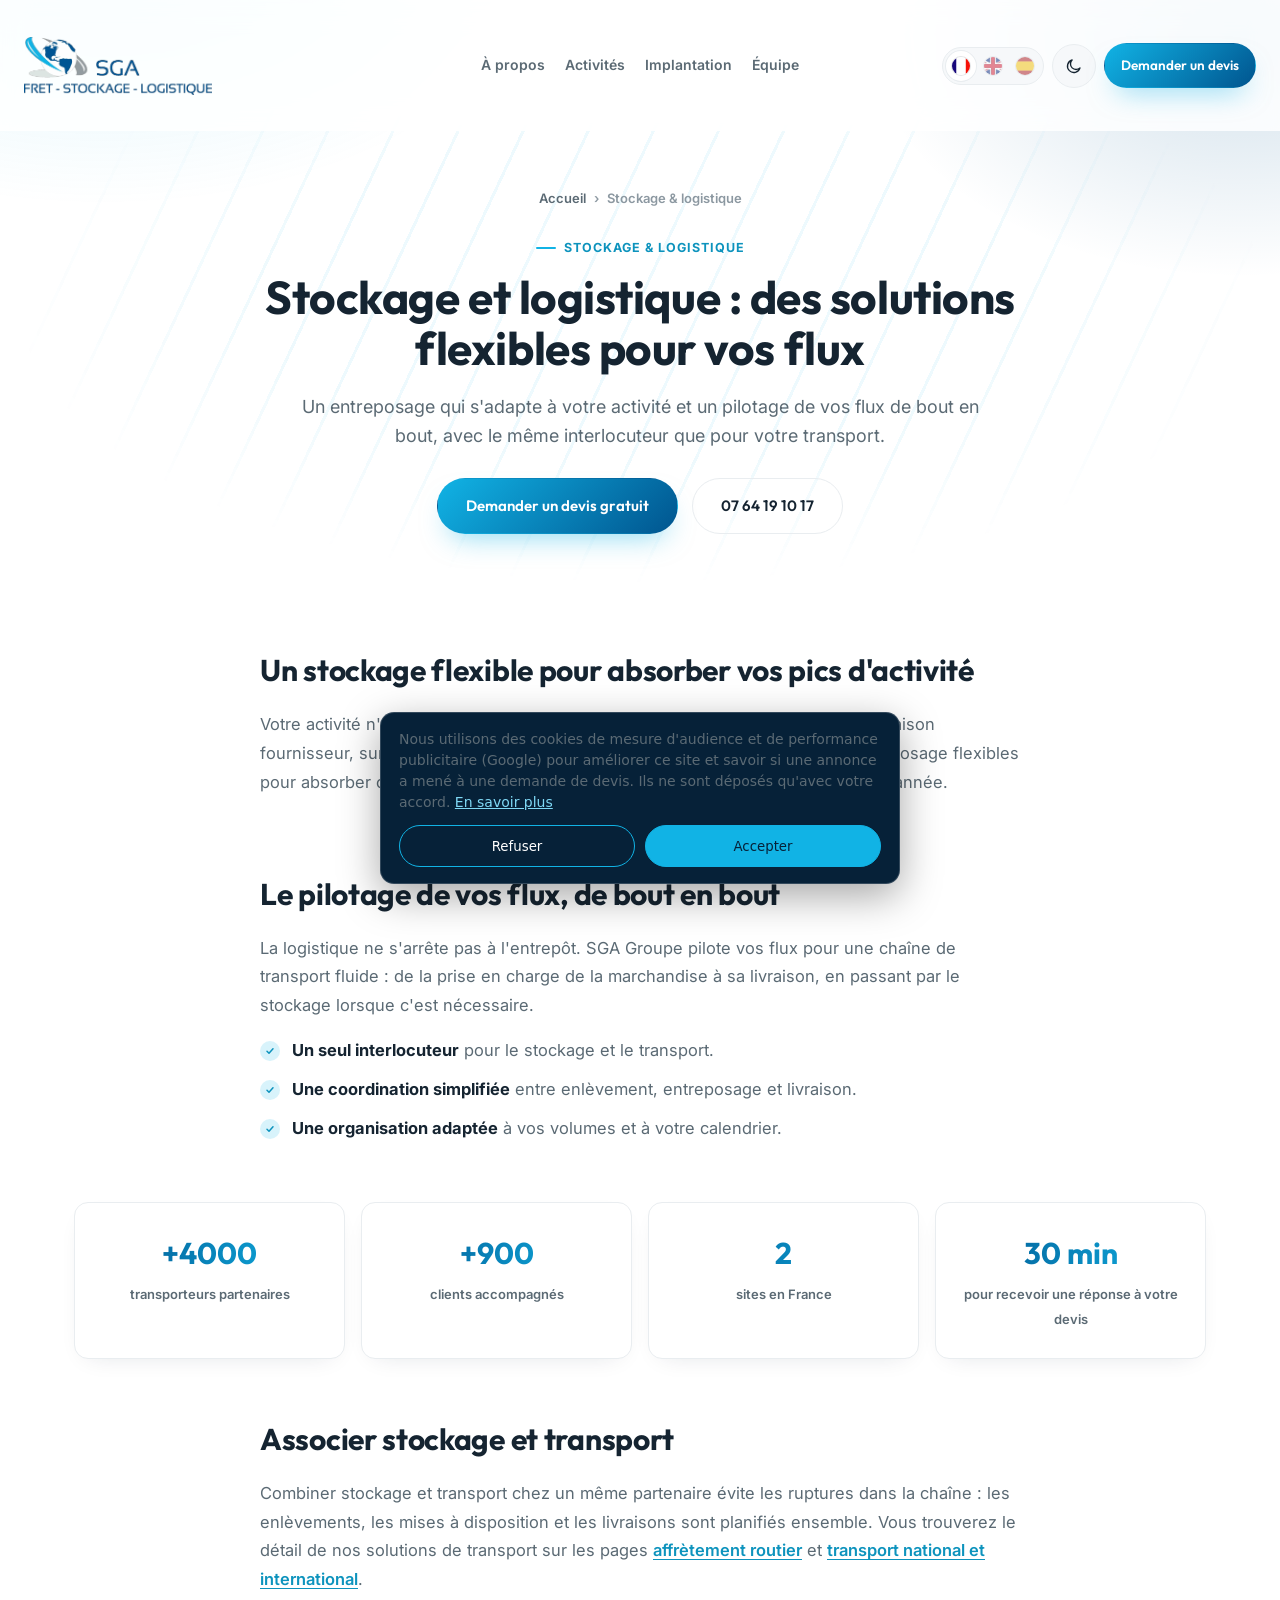
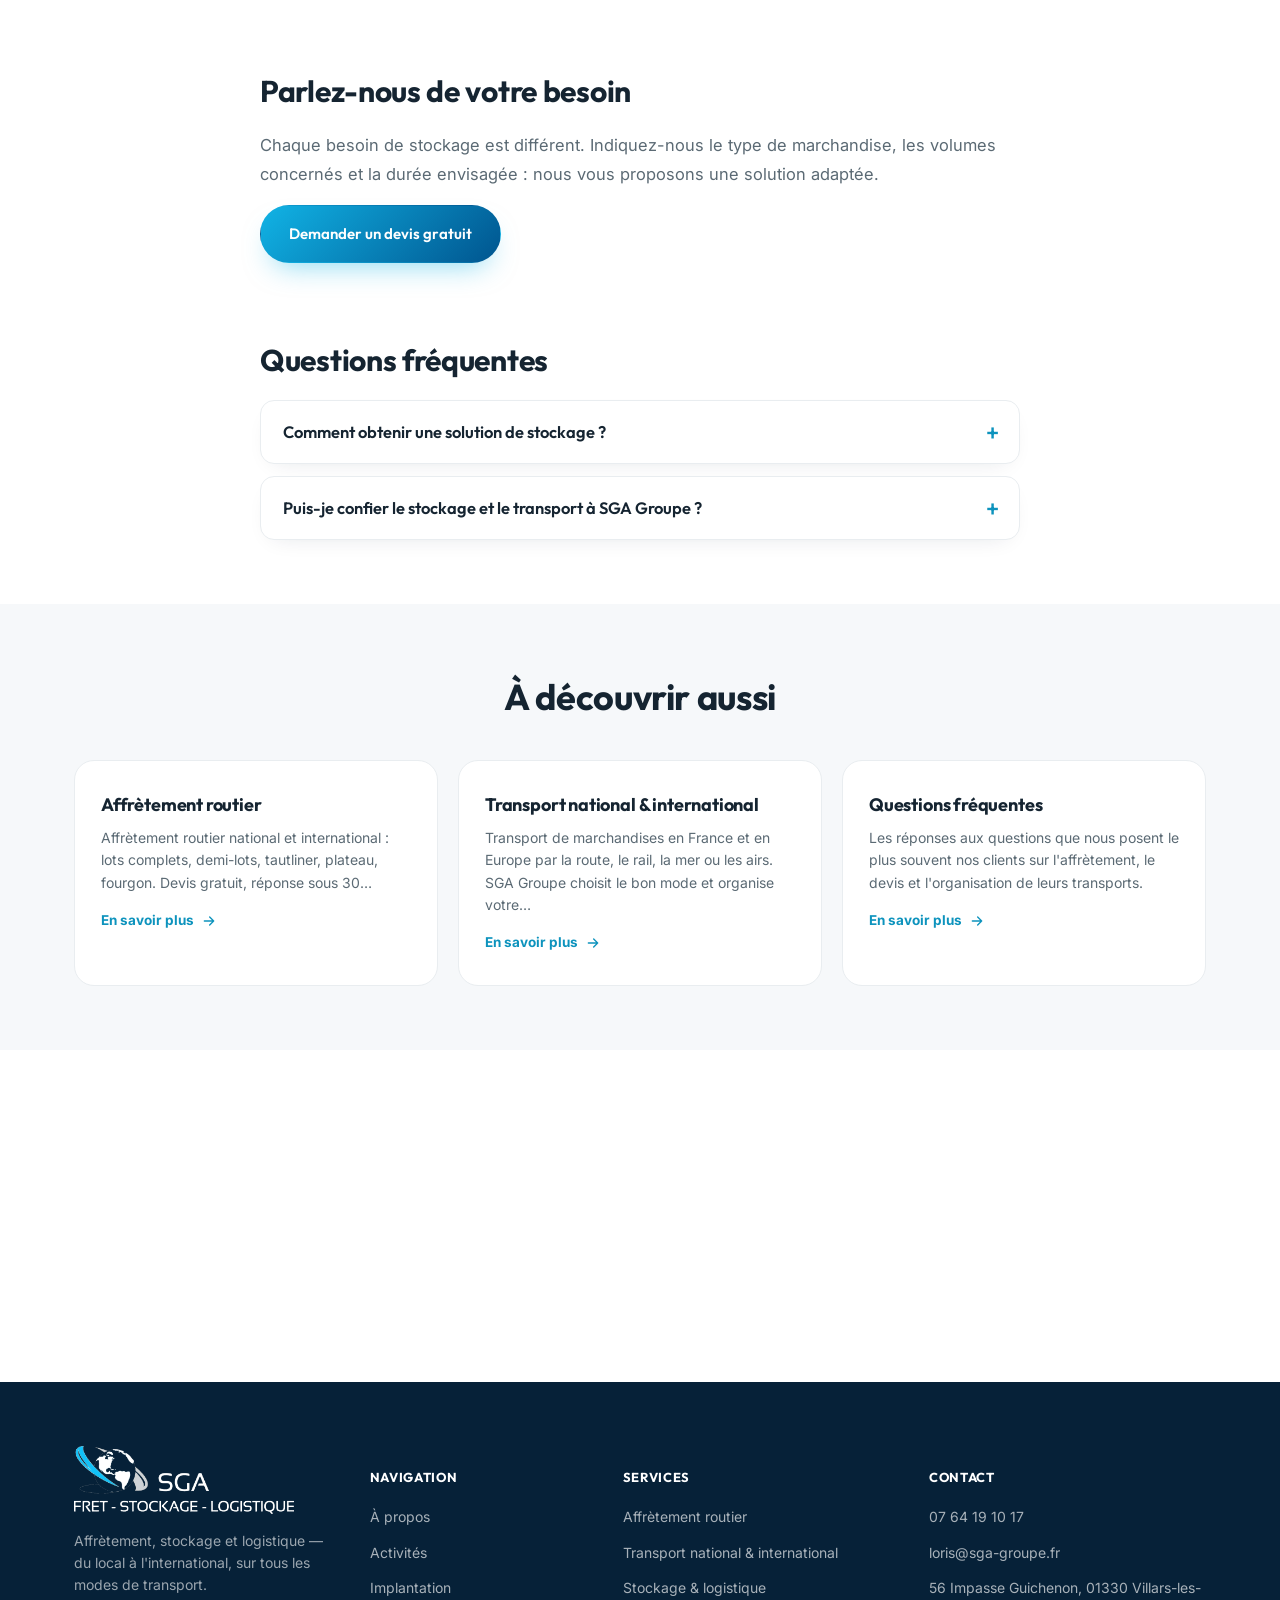
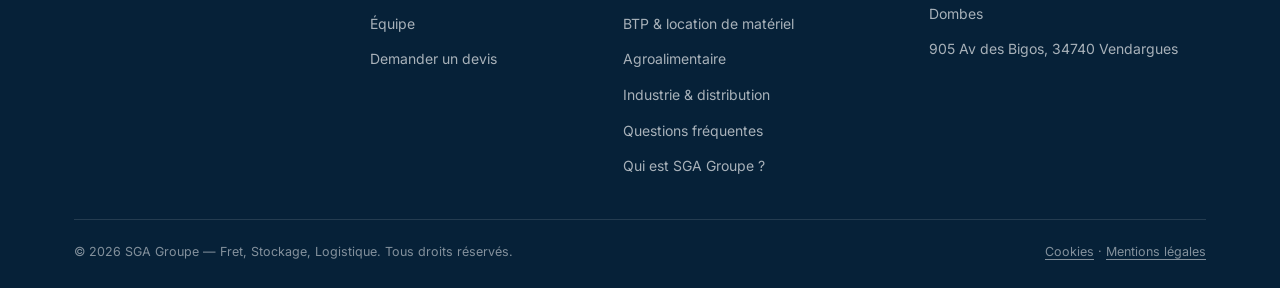
<file: stockage-logistique.html>
<!DOCTYPE html>

<html data-page="stockage-logistique" lang="fr">
<head>
<meta charset="utf-8"/>
<meta content="width=device-width, initial-scale=1" name="viewport"/>
<title>Stockage et logistique | SGA Groupe</title>
<meta content="Solutions de stockage flexibles et pilotage de vos flux logistiques : SGA Groupe vous aide à absorber vos pics d'activité et à fluidifier votre chaîne de transport." name="description"/>
<meta content="index, follow, max-image-preview:large" name="robots"/>
<meta content="SGA Groupe" name="author"/>
<meta content="#062138" name="theme-color"/>
<link href="https://sga-groupe.fr/stockage-logistique" rel="canonical"/>
<link href="/favicon.ico" rel="icon" sizes="48x48"/>
<link href="/favicon-192.png" rel="icon" sizes="192x192" type="image/png"/>
<link href="/apple-touch-icon.png" rel="apple-touch-icon"/>
<meta content="website" property="og:type"/>
<meta content="SGA Groupe" property="og:site_name"/>
<meta content="Stockage et logistique | SGA Groupe" property="og:title"/>
<meta content="Solutions de stockage flexibles et pilotage de vos flux logistiques : SGA Groupe vous aide à absorber vos pics d'activité et à fluidifier votre chaîne de transport." property="og:description"/>
<meta content="https://sga-groupe.fr/stockage-logistique" property="og:url"/>
<meta content="fr_FR" property="og:locale"/>
<meta content="https://sga-groupe.fr/og-image.jpg" property="og:image"/>
<meta content="1200" property="og:image:width"/>
<meta content="630" property="og:image:height"/>
<meta content="summary_large_image" name="twitter:card"/>
<meta content="Stockage et logistique | SGA Groupe" name="twitter:title"/>
<meta content="Solutions de stockage flexibles et pilotage de vos flux logistiques : SGA Groupe vous aide à absorber vos pics d'activité et à fluidifier votre chaîne de transport." name="twitter:description"/>
<meta content="https://sga-groupe.fr/og-image.jpg" name="twitter:image"/>
<script type="application/ld+json">
{
 "@context": "https://schema.org",
 "@graph": [
  {
   "@type": "WebPage",
   "@id": "https://sga-groupe.fr/stockage-logistique#webpage",
   "url": "https://sga-groupe.fr/stockage-logistique",
   "name": "Stockage et logistique | SGA Groupe",
   "description": "Solutions de stockage flexibles et pilotage de vos flux logistiques : SGA Groupe vous aide à absorber vos pics d'activité et à fluidifier votre chaîne de transport.",
   "isPartOf": {
    "@id": "https://sga-groupe.fr/#website"
   },
   "about": {
    "@id": "https://sga-groupe.fr/#organization"
   },
   "inLanguage": "fr-FR",
   "breadcrumb": {
    "@id": "https://sga-groupe.fr/stockage-logistique#breadcrumb"
   }
  },
  {
   "@type": "BreadcrumbList",
   "itemListElement": [
    {
     "@type": "ListItem",
     "position": 1,
     "name": "Accueil",
     "item": "https://sga-groupe.fr/"
    },
    {
     "@type": "ListItem",
     "position": 2,
     "name": "Stockage & logistique",
     "item": "https://sga-groupe.fr/stockage-logistique"
    }
   ],
   "@id": "https://sga-groupe.fr/stockage-logistique#breadcrumb"
  },
  {
   "@type": "Service",
   "@id": "https://sga-groupe.fr/stockage-logistique#service",
   "name": "Stockage et logistique",
   "serviceType": "Stockage et logistique",
   "url": "https://sga-groupe.fr/stockage-logistique",
   "description": "Solutions de stockage flexibles et pilotage de vos flux logistiques : SGA Groupe vous aide à absorber vos pics d'activité et à fluidifier votre chaîne de transport.",
   "areaServed": [
    "France"
   ],
   "provider": {
    "@id": "https://sga-groupe.fr/#organization"
   }
  }
 ]
}
</script>
<script>try{var t=localStorage.getItem("sga-theme");if(t){document.documentElement.setAttribute("data-theme",t);}}catch(e){}try{var l=localStorage.getItem("sga-lang");if(l==="en"||l==="es"){var d=document.documentElement;d.setAttribute("lang",l);d.setAttribute("data-lang-pending","1");setTimeout(function(){d.removeAttribute("data-lang-pending");},2500);}}catch(e){}</script>
<style>html[data-lang-pending] body{visibility:hidden}</style>
<link href="https://fonts.googleapis.com" rel="preconnect"/>
<link crossorigin="" href="https://fonts.gstatic.com" rel="preconnect"/>
<link rel="preload" as="style" href="https://fonts.googleapis.com/css2?family=Inter:wght@400;500;600;700&amp;family=Outfit:wght@500;600;700;800&amp;display=swap" onload="this.onload=null;this.rel='stylesheet'"><noscript><link rel="stylesheet" href="https://fonts.googleapis.com/css2?family=Inter:wght@400;500;600;700&amp;family=Outfit:wght@500;600;700;800&amp;display=swap"></noscript>
<link href="style.css?v=20261029" rel="stylesheet"/>
<script>window.dataLayer=window.dataLayer||[];function gtag(){dataLayer.push(arguments);}gtag('consent','default',{ad_storage:'denied',ad_user_data:'denied',ad_personalization:'denied',analytics_storage:'denied',wait_for_update:500});try{var c=JSON.parse(localStorage.getItem('sga-consent')||'null');if(c&&c.v==='granted'){gtag('consent','update',{ad_storage:'granted',ad_user_data:'granted',ad_personalization:'granted',analytics_storage:'granted'});}}catch(e){}gtag('js',new Date());gtag('config','G-9LJT3M2RM1');</script>
<script async="" src="https://www.googletagmanager.com/gtag/js?id=G-9LJT3M2RM1"></script>
</head>
<body>
<header id="site-header">
<div class="wrap nav-inner">
<a aria-label="SGA Groupe — accueil" class="brand" href="./">
<img alt="SGA Groupe" class="brand-light" src="logo-sga-groupe.webp" width="1568" height="485"/>
<img alt="SGA Groupe" class="brand-dark" src="logo-sga-groupe-blanc.webp" width="1568" height="485"/>
</a>
<nav class="main-nav" id="mainNav">
<a data-i18n="nav.about" href="./#apropos">À propos</a>
<a data-i18n="nav.activities" href="./#activites">Activités</a>
<a data-i18n="nav.implantation" href="./#implantation">Implantation</a>
<a data-i18n="nav.team" href="./#equipe">Équipe</a>
<a class="nav-devis-link" data-i18n="cta.quote" href="./#devis">Demander un devis</a>
<div class="nav-mobile-extra">
<a aria-label="LinkedIn SGA Groupe" class="icon-btn linkedin-link" href="https://www.linkedin.com/company/sga-transport/" rel="noopener" target="_blank">
<svg aria-hidden="true" viewbox="0 0 24 24"><rect fill="#0A66C2" height="24" rx="5" width="24"></rect><path d="M7.6 9.3H4.9V19h2.7V9.3ZM6.25 5.02a1.57 1.57 0 1 0 0 3.14 1.57 1.57 0 0 0 0-3.14ZM19.5 19h-2.69v-5.1c0-1.22-.02-2.78-1.7-2.78-1.7 0-1.96 1.33-1.96 2.7V19H10.46V9.3h2.58v1.32h.04c.36-.68 1.24-1.4 2.56-1.4 2.74 0 3.82 1.8 3.82 4.4V19Z" fill="#fff"></path></svg>
</a>
</div>
</nav>
<div class="header-actions">
<a aria-label="LinkedIn SGA Groupe" class="icon-btn linkedin-link" href="https://www.linkedin.com/company/sga-transport/" rel="noopener" target="_blank">
<svg aria-hidden="true" viewbox="0 0 24 24"><rect fill="#0A66C2" height="24" rx="5" width="24"></rect><path d="M7.6 9.3H4.9V19h2.7V9.3ZM6.25 5.02a1.57 1.57 0 1 0 0 3.14 1.57 1.57 0 0 0 0-3.14ZM19.5 19h-2.69v-5.1c0-1.22-.02-2.78-1.7-2.78-1.7 0-1.96 1.33-1.96 2.7V19H10.46V9.3h2.58v1.32h.04c.36-.68 1.24-1.4 2.56-1.4 2.74 0 3.82 1.8 3.82 4.4V19Z" fill="#fff"></path></svg>
</a>
<div class="lang-switch" id="langSwitchDesktop">
<button aria-label="Français" class="lang-btn active" data-lang="fr" title="Français" type="button"><img alt="Français" draggable="false" src="drapeau-fr.webp" width="180" height="118"/></button>
<button aria-label="English" class="lang-btn" data-lang="en" title="English" type="button"><img alt="English" draggable="false" src="drapeau-en.webp" width="180" height="90"/></button>
<button aria-label="Español" class="lang-btn" data-lang="es" title="Español" type="button"><img alt="Español" draggable="false" src="drapeau-es.webp" width="180" height="118"/></button>
</div>
<button aria-label="Changer de thème" class="theme-toggle" id="themeToggle" type="button">
<svg class="moon" fill="none" stroke="currentColor" stroke-linecap="round" stroke-linejoin="round" stroke-width="1.8" viewbox="0 0 24 24"><path d="M20 14.5A8.5 8.5 0 1 1 9.5 4a7 7 0 0 0 10.5 10.5Z"></path></svg>
<svg class="sun" fill="none" stroke="currentColor" stroke-linecap="round" stroke-linejoin="round" stroke-width="1.8" viewbox="0 0 24 24"><circle cx="12" cy="12" r="4.2"></circle><path d="M12 2.5v2.6M12 18.9v2.6M4.9 4.9l1.9 1.9M17.2 17.2l1.9 1.9M2.5 12h2.6M18.9 12h2.6M4.9 19.1l1.9-1.9M17.2 6.8l1.9-1.9"></path></svg>
</button>
<a class="btn btn-primary btn-sm" data-i18n="cta.quote" href="./#devis">Demander un devis</a>
<button aria-label="Menu" class="burger" id="burger" type="button">
<svg fill="none" stroke="currentColor" stroke-linecap="round" stroke-width="1.8" viewbox="0 0 24 24"><path d="M3 6h18M3 12h18M3 18h18"></path></svg>
</button>
</div>
</div>
</header>
<main>
<section class="page-hero bg-motif"><div class="wrap"><nav aria-label="Fil d'Ariane" class="crumbs" data-t-aria="f88bcab7"><a data-t="74fe31b5" href="./">Accueil</a><span aria-hidden="true" data-t="37705c7c">›</span><span aria-current="page" data-t="81058598">Stockage &amp; logistique</span></nav><span class="eyebrow" data-t="81058598" style="justify-content:center;">Stockage &amp; logistique</span><h1 data-t="cbc8e2ee">Stockage et logistique : des solutions flexibles pour vos flux</h1><p class="lead" data-t="7a4f197b">Un entreposage qui s'adapte à votre activité et un pilotage de vos flux de bout en bout, avec le même interlocuteur que pour votre transport.</p><div class="hero-actions"><a class="btn btn-primary" data-t="c64a0bbd" href="./#devis">Demander un devis gratuit</a><a class="btn btn-ghost" href="tel:+33764191017">07 64 19 10 17</a></div></div></section>
<section class="page-section"><div class="wrap"><div class="prose"><h2 data-t="26e984a5">Un stockage flexible pour absorber vos pics d'activité</h2><p data-t="58591fc8">Votre activité n'est pas linéaire : saisonnalité, lancement de produit, retard de livraison fournisseur, surstock ponctuel. SGA Groupe vous propose des solutions d'entreposage flexibles pour absorber ces variations sans immobiliser de surface supplémentaire toute l'année.</p></div></div></section>
<section class="page-section"><div class="wrap"><div class="prose"><h2 data-t="350940d8">Le pilotage de vos flux, de bout en bout</h2><p data-t="eab0e4c1">La logistique ne s'arrête pas à l'entrepôt. SGA Groupe pilote vos flux pour une chaîne de transport fluide : de la prise en charge de la marchandise à sa livraison, en passant par le stockage lorsque c'est nécessaire.</p><ul><li data-t="eb99bb12"><strong>Un seul interlocuteur</strong> pour le stockage et le transport.</li><li data-t="2cde2e25"><strong>Une coordination simplifiée</strong> entre enlèvement, entreposage et livraison.</li><li data-t="89b43beb"><strong>Une organisation adaptée</strong> à vos volumes et à votre calendrier.</li></ul></div></div></section>
<section class="page-section tight"><div class="wrap"><div class="facts"><div class="about-stat"><b>+4000</b><span data-t="4af33b71">transporteurs partenaires</span></div><div class="about-stat"><b>+900</b><span data-t="a133fb8a">clients accompagnés</span></div><div class="about-stat"><b>2</b><span data-t="ce62cea2">sites en France</span></div><div class="about-stat"><b data-t="3cbe8173">30 min</b><span data-t="936fc995">pour recevoir une réponse à votre devis</span></div></div></div></section>
<section class="page-section"><div class="wrap"><div class="prose"><h2 data-t="e0a598f9">Associer stockage et transport</h2><p data-t="653af096">Combiner stockage et transport chez un même partenaire évite les ruptures dans la chaîne : les enlèvements, les mises à disposition et les livraisons sont planifiés ensemble. Vous trouverez le détail de nos solutions de transport sur les pages <a href="affretement-routier">affrètement routier</a> et <a href="transport-national-international">transport national et international</a>.</p></div></div></section>
<section class="page-section"><div class="wrap"><div class="prose"><h2 data-t="2cf502af">Parlez-nous de votre besoin</h2><p data-t="eb7e411e">Chaque besoin de stockage est différent. Indiquez-nous le type de marchandise, les volumes concernés et la durée envisagée : nous vous proposons une solution adaptée.</p><p data-t="d3c0bdb0"><a class="btn btn-primary" href="./#devis">Demander un devis gratuit</a></p></div></div></section>
<section class="page-section"><div class="wrap"><div class="prose"><h2 data-t="5b6a9abe">Questions fréquentes</h2><div class="faq-list"><details><summary data-t="65926161">Comment obtenir une solution de stockage ?</summary><p data-t="cf73a821">Faites une demande de devis en ligne ou appelez-nous au 07 64 19 10 17 en précisant votre marchandise, vos volumes et la durée envisagée. Notre équipe vous répond sous 30 minutes.</p></details><details><summary data-t="e04a3b9e">Puis-je confier le stockage et le transport à SGA Groupe ?</summary><p data-t="b1a07d0a">Oui. SGA Groupe propose à la fois l'organisation du transport, le stockage et le pilotage des flux logistiques, avec un interlocuteur dédié.</p></details></div></div></div></section>
<section class="page-section tight soft"><div class="wrap"><div class="section-head center"><h2 data-t="01024deb">À découvrir aussi</h2></div><div class="svc-grid"><a class="card svc-card" href="affretement-routier"><h3 data-t="cf623835">Affrètement routier</h3><p data-t="b5e5d39a">Affrètement routier national et international : lots complets, demi-lots, tautliner, plateau, fourgon. Devis gratuit, réponse sous 30…</p><span class="svc-more"><span data-t="cec0cd69">En savoir plus</span><svg aria-hidden="true" fill="none" stroke="currentColor" stroke-linecap="round" stroke-linejoin="round" stroke-width="2" viewbox="0 0 24 24"><path d="M5 12h14M13 6l6 6-6 6"></path></svg></span></a><a class="card svc-card" href="transport-national-international"><h3 data-t="8340d2f0">Transport national &amp; international</h3><p data-t="72ad6087">Transport de marchandises en France et en Europe par la route, le rail, la mer ou les airs. SGA Groupe choisit le bon mode et organise votre…</p><span class="svc-more"><span data-t="cec0cd69">En savoir plus</span><svg aria-hidden="true" fill="none" stroke="currentColor" stroke-linecap="round" stroke-linejoin="round" stroke-width="2" viewbox="0 0 24 24"><path d="M5 12h14M13 6l6 6-6 6"></path></svg></span></a><a class="card svc-card" href="faq"><h3 data-t="5b6a9abe">Questions fréquentes</h3><p data-t="31361685">Les réponses aux questions que nous posent le plus souvent nos clients sur l'affrètement, le devis et l'organisation de leurs transports.</p><span class="svc-more"><span data-t="cec0cd69">En savoir plus</span><svg aria-hidden="true" fill="none" stroke="currentColor" stroke-linecap="round" stroke-linejoin="round" stroke-width="2" viewbox="0 0 24 24"><path d="M5 12h14M13 6l6 6-6 6"></path></svg></span></a></div></div></section>
<!-- ================= CTA BAND ================= -->
<section class="section" style="padding-top:0;">
<div class="wrap">
<div class="cta-band reveal">
<div>
<h2 data-i18n="cta.title">Prêt à optimiser votre transport ?</h2>
<p data-i18n="cta.text">Un devis clair, une équipe réactive, un interlocuteur dédié à chaque étape.</p>
</div>
<div>
<div class="cta-actions">
<a class="btn btn-primary" data-i18n="cta.quote" href="./#devis">Demander un devis</a>
<a class="btn btn-outline-light" href="tel:+33764191017">07 64 19 10 17</a>
</div>
<div class="cta-reassurance">
<svg fill="none" stroke="currentColor" stroke-linecap="round" stroke-linejoin="round" stroke-width="2" viewbox="0 0 24 24"><circle cx="12" cy="12" r="9"></circle><path d="M12 7v5l3.5 2"></path></svg>
<span data-i18n="hero.fastReply">Réponse sous 30 minutes</span>
</div>
</div>
</div>
</div>
</section>
</main>
<footer>
<div class="wrap">
<div class="footer-grid">
<div class="footer-brand">
<img alt="SGA Groupe" loading="lazy" src="logo-sga-groupe-blanc.webp" width="1568" height="485"/>
<p data-i18n="footer.tagline">Affrètement, stockage et logistique — du local à l'international, sur tous les modes de transport.</p>
</div>
<div>
<h5 data-i18n="footer.navTitle">Navigation</h5>
<ul>
<li><a data-i18n="nav.about" href="./#apropos">À propos</a></li>
<li><a data-i18n="nav.activities" href="./#activites">Activités</a></li>
<li><a data-i18n="nav.implantation" href="./#implantation">Implantation</a></li>
<li><a data-i18n="nav.team" href="./#equipe">Équipe</a></li>
<li><a data-i18n="cta.quote" href="./#devis">Demander un devis</a></li>
</ul>
</div>
<div>
<h5 data-i18n="footer.servicesTitle">Services</h5>
<ul>
<li><a data-i18n="footer.svc.affretement" href="affretement-routier">Affrètement routier</a></li>
<li><a data-i18n="footer.svc.transport" href="transport-national-international">Transport national &amp; international</a></li>
<li><a data-i18n="footer.svc.stockage" href="stockage-logistique">Stockage &amp; logistique</a></li>
<li><a data-i18n="footer.svc.btp" href="transport-btp-location-materiel">BTP &amp; location de matériel</a></li>
<li><a data-i18n="footer.svc.agro" href="transport-agroalimentaire">Agroalimentaire</a></li>
<li><a data-i18n="footer.svc.ind" href="transport-industrie-distribution">Industrie &amp; distribution</a></li>
<li><a data-i18n="footer.svc.faq" href="faq">Questions fréquentes</a></li>
<li><a data-i18n="footer.svc.about" href="a-propos-sga-groupe">Qui est SGA Groupe ?</a></li>
</ul>
</div>
<div>
<h5 data-i18n="footer.contactTitle">Contact</h5>
<ul>
<li><a href="tel:+33764191017">07 64 19 10 17</a></li>
<li><a href="mailto:loris@sga-groupe.fr">loris@sga-groupe.fr</a></li>
<li><a href="transport-logistique-villars-les-dombes">56 Impasse Guichenon, 01330 Villars-les-Dombes</a></li>
<li><a href="transport-logistique-vendargues">905 Av des Bigos, 34740 Vendargues</a></li>
</ul>
</div>
</div>
<div class="footer-bottom">
<span>© <span id="year"></span> <span data-i18n="footer.rights">SGA Groupe — Fret, Stockage, Logistique. Tous droits réservés.</span></span>
<span class="footer-legal"><a data-i18n="footer.legal" href="mentions-legales">Mentions légales</a></span>
</div>
</div>
</footer>
<script defer="" src="tracking.js?v=20261029"></script>
<script defer="" src="page.js?v=20261029"></script>
</body>
</html>
</file>
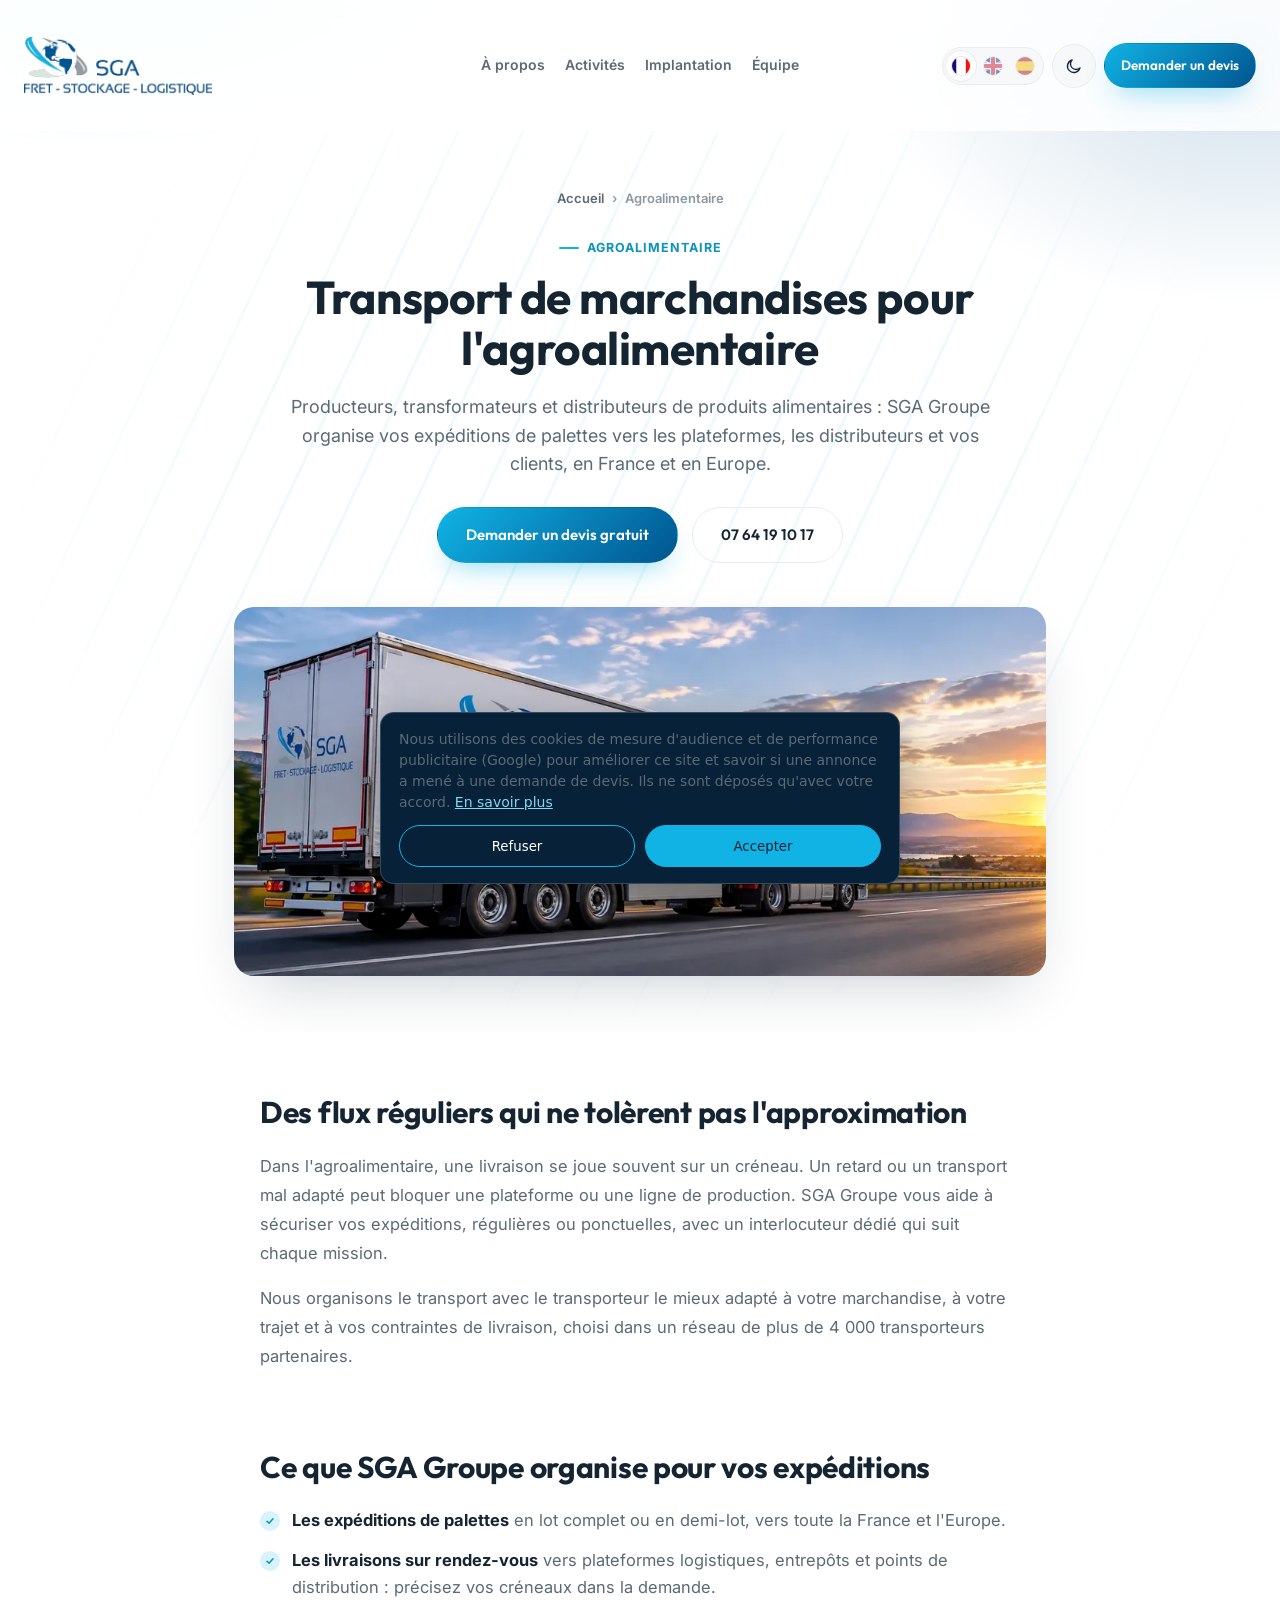
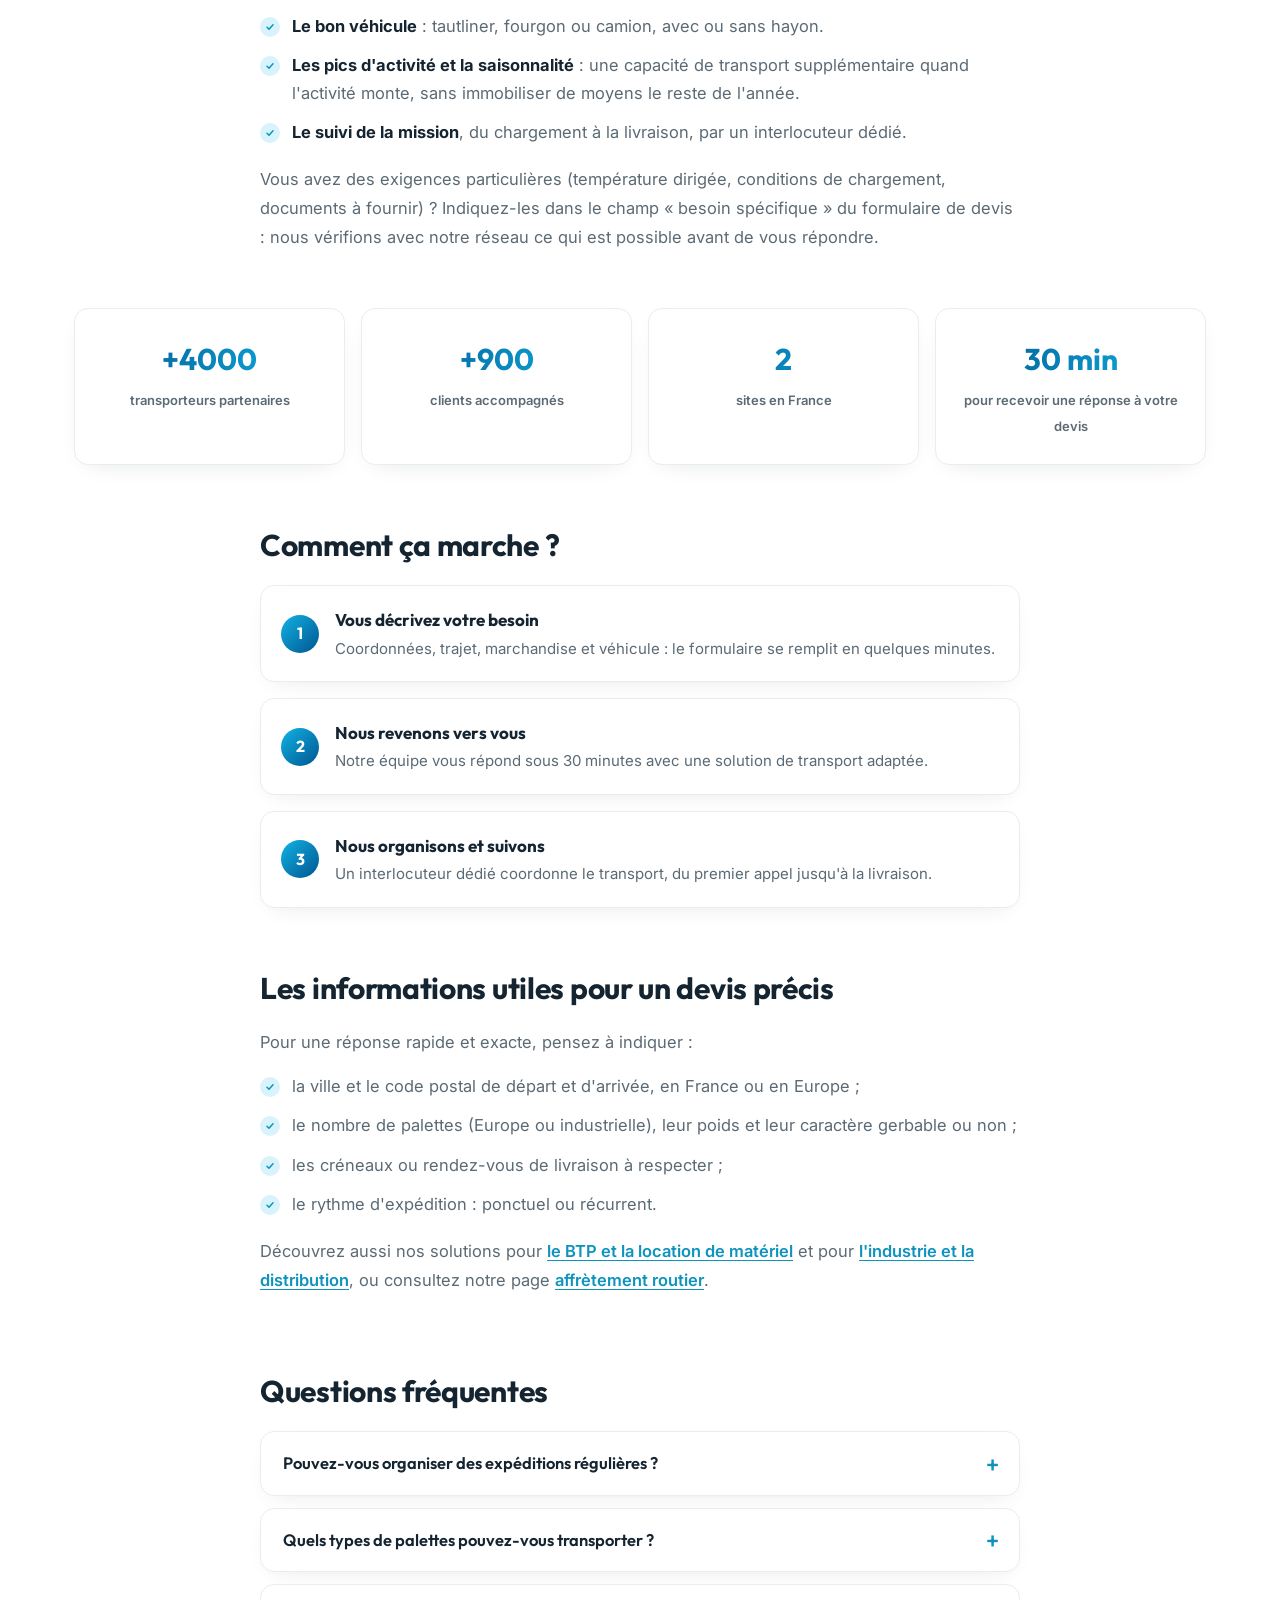
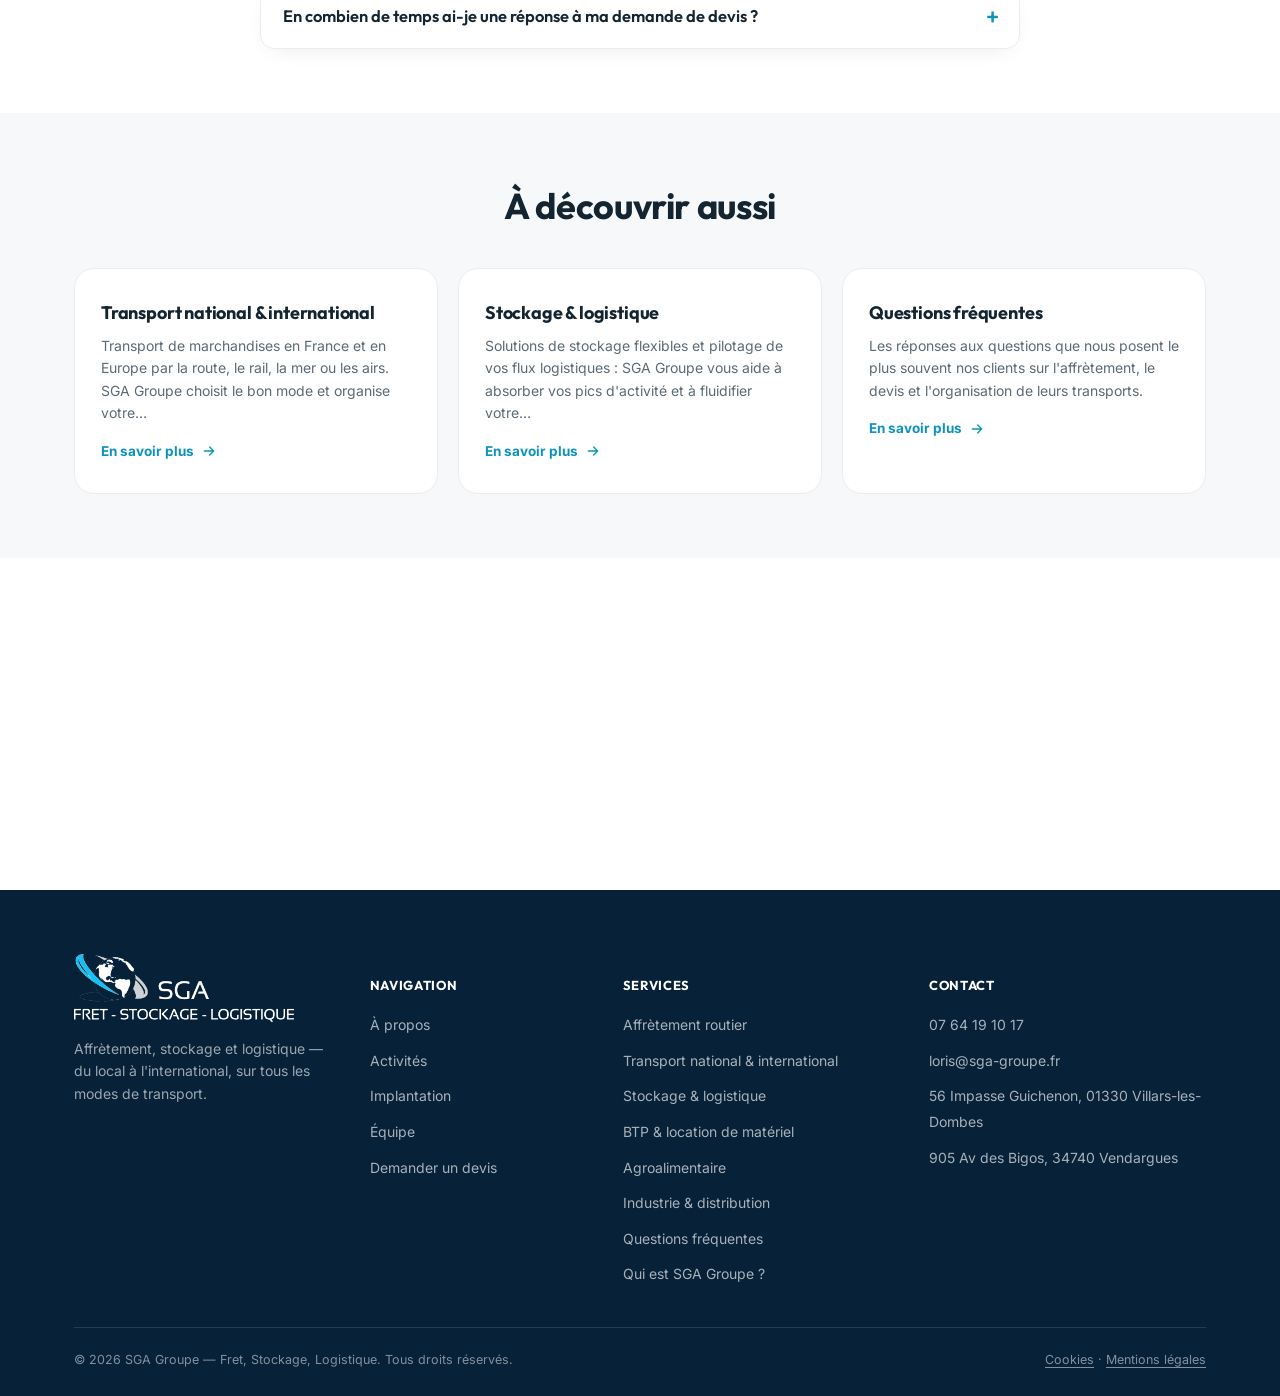
<file: transport-agroalimentaire.html>
<!DOCTYPE html>

<html data-page="transport-agroalimentaire" lang="fr">
<head>
<meta charset="utf-8"/>
<meta content="width=device-width, initial-scale=1" name="viewport"/>
<title>Transport pour l'agroalimentaire | SGA Groupe</title>
<meta content="Transport de palettes pour l'agroalimentaire : livraisons régulières ou ponctuelles vers plateformes et distributeurs, France et Europe. Interlocuteur dédié, réponse sous 30 minutes." name="description"/>
<meta content="index, follow, max-image-preview:large" name="robots"/>
<meta content="SGA Groupe" name="author"/>
<meta content="#062138" name="theme-color"/>
<link href="https://sga-groupe.fr/transport-agroalimentaire" rel="canonical"/>
<link href="/favicon.ico" rel="icon" sizes="48x48"/>
<link href="/favicon-192.png" rel="icon" sizes="192x192" type="image/png"/>
<link href="/apple-touch-icon.png" rel="apple-touch-icon"/>
<meta content="website" property="og:type"/>
<meta content="SGA Groupe" property="og:site_name"/>
<meta content="Transport pour l'agroalimentaire | SGA Groupe" property="og:title"/>
<meta content="Transport de palettes pour l'agroalimentaire : livraisons régulières ou ponctuelles vers plateformes et distributeurs, France et Europe. Interlocuteur dédié, réponse sous 30 minutes." property="og:description"/>
<meta content="https://sga-groupe.fr/transport-agroalimentaire" property="og:url"/>
<meta content="fr_FR" property="og:locale"/>
<meta content="https://sga-groupe.fr/og-image.jpg" property="og:image"/>
<meta content="1200" property="og:image:width"/>
<meta content="630" property="og:image:height"/>
<meta content="summary_large_image" name="twitter:card"/>
<meta content="Transport pour l'agroalimentaire | SGA Groupe" name="twitter:title"/>
<meta content="Transport de palettes pour l'agroalimentaire : livraisons régulières ou ponctuelles vers plateformes et distributeurs, France et Europe. Interlocuteur dédié, réponse sous 30 minutes." name="twitter:description"/>
<meta content="https://sga-groupe.fr/og-image.jpg" name="twitter:image"/>
<script type="application/ld+json">
{
 "@context": "https://schema.org",
 "@graph": [
  {
   "@type": "WebPage",
   "@id": "https://sga-groupe.fr/transport-agroalimentaire#webpage",
   "url": "https://sga-groupe.fr/transport-agroalimentaire",
   "name": "Transport pour l'agroalimentaire | SGA Groupe",
   "description": "Transport de palettes pour l'agroalimentaire : livraisons régulières ou ponctuelles vers plateformes et distributeurs, France et Europe. Interlocuteur dédié, réponse sous 30 minutes.",
   "isPartOf": {
    "@id": "https://sga-groupe.fr/#website"
   },
   "about": {
    "@id": "https://sga-groupe.fr/#organization"
   },
   "inLanguage": "fr-FR",
   "breadcrumb": {
    "@id": "https://sga-groupe.fr/transport-agroalimentaire#breadcrumb"
   }
  },
  {
   "@type": "BreadcrumbList",
   "@id": "https://sga-groupe.fr/transport-agroalimentaire#breadcrumb",
   "itemListElement": [
    {
     "@type": "ListItem",
     "position": 1,
     "name": "Accueil",
     "item": "https://sga-groupe.fr/"
    },
    {
     "@type": "ListItem",
     "position": 2,
     "name": "Agroalimentaire",
     "item": "https://sga-groupe.fr/transport-agroalimentaire"
    }
   ]
  },
  {
   "@type": "Service",
   "@id": "https://sga-groupe.fr/transport-agroalimentaire#service",
   "name": "Transport de marchandises pour l'agroalimentaire",
   "serviceType": "Transport et affrètement de marchandises",
   "url": "https://sga-groupe.fr/transport-agroalimentaire",
   "description": "Transport de palettes pour l'agroalimentaire : livraisons régulières ou ponctuelles vers plateformes et distributeurs, France et Europe. Interlocuteur dédié, réponse sous 30 minutes.",
   "areaServed": [
    "France",
    "Europe"
   ],
   "provider": {
    "@id": "https://sga-groupe.fr/#organization"
   }
  },
  {
   "@type": "FAQPage",
   "mainEntity": [
    {
     "@type": "Question",
     "name": "Pouvez-vous organiser des expéditions régulières ?",
     "acceptedAnswer": {
      "@type": "Answer",
      "text": "Oui. Que vos expéditions soient ponctuelles ou récurrentes, un interlocuteur dédié organise le transport et en assure le suivi. Décrivez votre rythme d'expédition dans le formulaire de devis."
     }
    },
    {
     "@type": "Question",
     "name": "Quels types de palettes pouvez-vous transporter ?",
     "acceptedAnswer": {
      "@type": "Answer",
      "text": "Des palettes Europe (120 × 80 cm), des palettes industrielles (120 × 100 cm) et des formats hors norme, gerbables ou non. Le formulaire de devis vous guide pour les renseigner."
     }
    },
    {
     "@type": "Question",
     "name": "En combien de temps ai-je une réponse à ma demande de devis ?",
     "acceptedAnswer": {
      "@type": "Answer",
      "text": "Notre équipe vous répond sous 30 minutes avec une solution de transport adaptée."
     }
    }
   ]
  }
 ]
}
</script>
<script>try{var t=localStorage.getItem("sga-theme");if(t){document.documentElement.setAttribute("data-theme",t);}}catch(e){}try{var l=localStorage.getItem("sga-lang");if(l==="en"||l==="es"){var d=document.documentElement;d.setAttribute("lang",l);d.setAttribute("data-lang-pending","1");setTimeout(function(){d.removeAttribute("data-lang-pending");},2500);}}catch(e){}</script>
<style>html[data-lang-pending] body{visibility:hidden}</style>
<link href="https://fonts.googleapis.com" rel="preconnect"/>
<link crossorigin="" href="https://fonts.gstatic.com" rel="preconnect"/>
<link rel="preload" as="style" href="https://fonts.googleapis.com/css2?family=Inter:wght@400;500;600;700&amp;family=Outfit:wght@500;600;700;800&amp;display=swap" onload="this.onload=null;this.rel='stylesheet'"><noscript><link rel="stylesheet" href="https://fonts.googleapis.com/css2?family=Inter:wght@400;500;600;700&amp;family=Outfit:wght@500;600;700;800&amp;display=swap"></noscript>
<link href="style.css?v=20261029" rel="stylesheet"/>
<script>window.dataLayer=window.dataLayer||[];function gtag(){dataLayer.push(arguments);}gtag('consent','default',{ad_storage:'denied',ad_user_data:'denied',ad_personalization:'denied',analytics_storage:'denied',wait_for_update:500});try{var c=JSON.parse(localStorage.getItem('sga-consent')||'null');if(c&&c.v==='granted'){gtag('consent','update',{ad_storage:'granted',ad_user_data:'granted',ad_personalization:'granted',analytics_storage:'granted'});}}catch(e){}gtag('js',new Date());gtag('config','G-9LJT3M2RM1');</script>
<script async="" src="https://www.googletagmanager.com/gtag/js?id=G-9LJT3M2RM1"></script>
</head>
<body>
<header id="site-header">
<div class="wrap nav-inner">
<a aria-label="SGA Groupe — accueil" class="brand" href="./">
<img alt="SGA Groupe" class="brand-light" src="logo-sga-groupe.webp" width="1568" height="485"/>
<img alt="SGA Groupe" class="brand-dark" src="logo-sga-groupe-blanc.webp" width="1568" height="485"/>
</a>
<nav class="main-nav" id="mainNav">
<a data-i18n="nav.about" href="./#apropos">À propos</a>
<a data-i18n="nav.activities" href="./#activites">Activités</a>
<a data-i18n="nav.implantation" href="./#implantation">Implantation</a>
<a data-i18n="nav.team" href="./#equipe">Équipe</a>
<a class="nav-devis-link" data-i18n="cta.quote" href="./#devis">Demander un devis</a>
<div class="nav-mobile-extra">
<a aria-label="LinkedIn SGA Groupe" class="icon-btn linkedin-link" href="https://www.linkedin.com/company/sga-transport/" rel="noopener" target="_blank">
<svg aria-hidden="true" viewbox="0 0 24 24"><rect fill="#0A66C2" height="24" rx="5" width="24"></rect><path d="M7.6 9.3H4.9V19h2.7V9.3ZM6.25 5.02a1.57 1.57 0 1 0 0 3.14 1.57 1.57 0 0 0 0-3.14ZM19.5 19h-2.69v-5.1c0-1.22-.02-2.78-1.7-2.78-1.7 0-1.96 1.33-1.96 2.7V19H10.46V9.3h2.58v1.32h.04c.36-.68 1.24-1.4 2.56-1.4 2.74 0 3.82 1.8 3.82 4.4V19Z" fill="#fff"></path></svg>
</a>
</div>
</nav>
<div class="header-actions">
<a aria-label="LinkedIn SGA Groupe" class="icon-btn linkedin-link" href="https://www.linkedin.com/company/sga-transport/" rel="noopener" target="_blank">
<svg aria-hidden="true" viewbox="0 0 24 24"><rect fill="#0A66C2" height="24" rx="5" width="24"></rect><path d="M7.6 9.3H4.9V19h2.7V9.3ZM6.25 5.02a1.57 1.57 0 1 0 0 3.14 1.57 1.57 0 0 0 0-3.14ZM19.5 19h-2.69v-5.1c0-1.22-.02-2.78-1.7-2.78-1.7 0-1.96 1.33-1.96 2.7V19H10.46V9.3h2.58v1.32h.04c.36-.68 1.24-1.4 2.56-1.4 2.74 0 3.82 1.8 3.82 4.4V19Z" fill="#fff"></path></svg>
</a>
<div class="lang-switch" id="langSwitchDesktop">
<button aria-label="Français" class="lang-btn active" data-lang="fr" title="Français" type="button"><img alt="Français" draggable="false" src="drapeau-fr.webp" width="180" height="118"/></button>
<button aria-label="English" class="lang-btn" data-lang="en" title="English" type="button"><img alt="English" draggable="false" src="drapeau-en.webp" width="180" height="90"/></button>
<button aria-label="Español" class="lang-btn" data-lang="es" title="Español" type="button"><img alt="Español" draggable="false" src="drapeau-es.webp" width="180" height="118"/></button>
</div>
<button aria-label="Changer de thème" class="theme-toggle" id="themeToggle" type="button">
<svg class="moon" fill="none" stroke="currentColor" stroke-linecap="round" stroke-linejoin="round" stroke-width="1.8" viewbox="0 0 24 24"><path d="M20 14.5A8.5 8.5 0 1 1 9.5 4a7 7 0 0 0 10.5 10.5Z"></path></svg>
<svg class="sun" fill="none" stroke="currentColor" stroke-linecap="round" stroke-linejoin="round" stroke-width="1.8" viewbox="0 0 24 24"><circle cx="12" cy="12" r="4.2"></circle><path d="M12 2.5v2.6M12 18.9v2.6M4.9 4.9l1.9 1.9M17.2 17.2l1.9 1.9M2.5 12h2.6M18.9 12h2.6M4.9 19.1l1.9-1.9M17.2 6.8l1.9-1.9"></path></svg>
</button>
<a class="btn btn-primary btn-sm" data-i18n="cta.quote" href="./#devis">Demander un devis</a>
<button aria-label="Menu" class="burger" id="burger" type="button">
<svg fill="none" stroke="currentColor" stroke-linecap="round" stroke-width="1.8" viewbox="0 0 24 24"><path d="M3 6h18M3 12h18M3 18h18"></path></svg>
</button>
</div>
</div>
</header>
<main>
<section class="page-hero bg-motif"><div class="wrap"><nav aria-label="Fil d'Ariane" class="crumbs"><a href="./">Accueil</a><span aria-hidden="true">›</span><span aria-current="page">Agroalimentaire</span></nav><span class="eyebrow" style="justify-content:center;">Agroalimentaire</span><h1>Transport de marchandises pour l&#x27;agroalimentaire</h1><p class="lead">Producteurs, transformateurs et distributeurs de produits alimentaires : SGA Groupe organise vos expéditions de palettes vers les plateformes, les distributeurs et vos clients, en France et en Europe.</p><div class="hero-actions"><a class="btn btn-primary" data-t="c64a0bbd" href="./#devis">Demander un devis gratuit</a><a class="btn btn-ghost" href="tel:+33764191017">07 64 19 10 17</a></div><figure class="page-figure"><img alt="Camion SGA Groupe pour le transport de palettes agroalimentaires" fetchpriority="high" src="camion-transport-routier-sga-groupe.webp" srcset="camion-transport-routier-sga-groupe-800.webp 800w, camion-transport-routier-sga-groupe-1280.webp 1280w, camion-transport-routier-sga-groupe.webp 2048w" sizes="100vw" width="2048" height="768"/></figure></div></section>
<section class="page-section"><div class="wrap"><div class="prose"><h2>Des flux réguliers qui ne tolèrent pas l&#x27;approximation</h2><p>Dans l&#x27;agroalimentaire, une livraison se joue souvent sur un créneau. Un retard ou un transport mal adapté peut bloquer une plateforme ou une ligne de production. SGA Groupe vous aide à sécuriser vos expéditions, régulières ou ponctuelles, avec un interlocuteur dédié qui suit chaque mission.</p><p>Nous organisons le transport avec le transporteur le mieux adapté à votre marchandise, à votre trajet et à vos contraintes de livraison, choisi dans un réseau de plus de 4 000 transporteurs partenaires.</p></div></div></section>
<section class="page-section"><div class="wrap"><div class="prose"><h2>Ce que SGA Groupe organise pour vos expéditions</h2><ul><li><strong>Les expéditions de palettes</strong> en lot complet ou en demi-lot, vers toute la France et l'Europe.</li><li><strong>Les livraisons sur rendez-vous</strong> vers plateformes logistiques, entrepôts et points de distribution : précisez vos créneaux dans la demande.</li><li><strong>Le bon véhicule</strong> : tautliner, fourgon ou camion, avec ou sans hayon.</li><li><strong>Les pics d'activité et la saisonnalité</strong> : une capacité de transport supplémentaire quand l'activité monte, sans immobiliser de moyens le reste de l'année.</li><li><strong>Le suivi de la mission</strong>, du chargement à la livraison, par un interlocuteur dédié.</li></ul><p>Vous avez des exigences particulières (température dirigée, conditions de chargement, documents à fournir) ? Indiquez-les dans le champ « besoin spécifique » du formulaire de devis : nous vérifions avec notre réseau ce qui est possible avant de vous répondre.</p></div></div></section>
<section class="page-section tight"><div class="wrap"><div class="facts"><div class="about-stat"><b>+4000</b><span data-t="4af33b71">transporteurs partenaires</span></div><div class="about-stat"><b>+900</b><span data-t="a133fb8a">clients accompagnés</span></div><div class="about-stat"><b>2</b><span data-t="ce62cea2">sites en France</span></div><div class="about-stat"><b data-t="3cbe8173">30 min</b><span data-t="936fc995">pour recevoir une réponse à votre devis</span></div></div></div></section>
<section class="page-section"><div class="wrap"><div class="prose"><h2 data-t="a74db95c">Comment ça marche ?</h2><ol class="steps"><li data-t="1472cfd3"><b>Vous décrivez votre besoin</b><span>Coordonnées, trajet, marchandise et véhicule : le formulaire se remplit en quelques minutes.</span></li><li data-t="fa3865a2"><b>Nous revenons vers vous</b><span>Notre équipe vous répond sous 30 minutes avec une solution de transport adaptée.</span></li><li data-t="17a23f24"><b>Nous organisons et suivons</b><span>Un interlocuteur dédié coordonne le transport, du premier appel jusqu'à la livraison.</span></li></ol></div></div></section>
<section class="page-section"><div class="wrap"><div class="prose"><h2>Les informations utiles pour un devis précis</h2><p>Pour une réponse rapide et exacte, pensez à indiquer :</p><ul><li>la ville et le code postal de départ et d&#x27;arrivée, en France ou en Europe ;</li><li>le nombre de palettes (Europe ou industrielle), leur poids et leur caractère gerbable ou non ;</li><li>les créneaux ou rendez-vous de livraison à respecter ;</li><li>le rythme d&#x27;expédition : ponctuel ou récurrent.</li></ul><p>Découvrez aussi nos solutions pour <a href="transport-btp-location-materiel">le BTP et la location de matériel</a> et pour <a href="transport-industrie-distribution">l&#x27;industrie et la distribution</a>, ou consultez notre page <a href="affretement-routier">affrètement routier</a>.</p></div></div></section>
<section class="page-section"><div class="wrap"><div class="prose"><h2 data-t="5b6a9abe">Questions fréquentes</h2><div class="faq-list"><details><summary>Pouvez-vous organiser des expéditions régulières ?</summary><p>Oui. Que vos expéditions soient ponctuelles ou récurrentes, un interlocuteur dédié organise le transport et en assure le suivi. Décrivez votre rythme d&#x27;expédition dans le formulaire de devis.</p></details><details><summary>Quels types de palettes pouvez-vous transporter ?</summary><p>Des palettes Europe (120 × 80 cm), des palettes industrielles (120 × 100 cm) et des formats hors norme, gerbables ou non. Le formulaire de devis vous guide pour les renseigner.</p></details><details><summary>En combien de temps ai-je une réponse à ma demande de devis ?</summary><p>Notre équipe vous répond sous 30 minutes avec une solution de transport adaptée.</p></details></div></div></div></section>
<section class="page-section tight soft"><div class="wrap"><div class="section-head center"><h2 data-t="01024deb">À découvrir aussi</h2></div><div class="svc-grid"><a class="card svc-card" href="transport-national-international"><h3 data-t="8340d2f0">Transport national &amp; international</h3><p data-t="72ad6087">Transport de marchandises en France et en Europe par la route, le rail, la mer ou les airs. SGA Groupe choisit le bon mode et organise votre…</p><span class="svc-more"><span data-t="cec0cd69">En savoir plus</span><svg aria-hidden="true" fill="none" stroke="currentColor" stroke-linecap="round" stroke-linejoin="round" stroke-width="2" viewbox="0 0 24 24"><path d="M5 12h14M13 6l6 6-6 6"></path></svg></span></a><a class="card svc-card" href="stockage-logistique"><h3 data-t="81058598">Stockage &amp; logistique</h3><p data-t="feb970b8">Solutions de stockage flexibles et pilotage de vos flux logistiques : SGA Groupe vous aide à absorber vos pics d'activité et à fluidifier votre…</p><span class="svc-more"><span data-t="cec0cd69">En savoir plus</span><svg aria-hidden="true" fill="none" stroke="currentColor" stroke-linecap="round" stroke-linejoin="round" stroke-width="2" viewbox="0 0 24 24"><path d="M5 12h14M13 6l6 6-6 6"></path></svg></span></a><a class="card svc-card" href="faq"><h3 data-t="5b6a9abe">Questions fréquentes</h3><p data-t="31361685">Les réponses aux questions que nous posent le plus souvent nos clients sur l'affrètement, le devis et l'organisation de leurs transports.</p><span class="svc-more"><span data-t="cec0cd69">En savoir plus</span><svg aria-hidden="true" fill="none" stroke="currentColor" stroke-linecap="round" stroke-linejoin="round" stroke-width="2" viewbox="0 0 24 24"><path d="M5 12h14M13 6l6 6-6 6"></path></svg></span></a></div></div></section>
<!-- ================= CTA BAND ================= -->
<section class="section" style="padding-top:0;">
<div class="wrap">
<div class="cta-band reveal">
<div>
<h2 data-i18n="cta.title">Prêt à optimiser votre transport ?</h2>
<p data-i18n="cta.text">Un devis clair, une équipe réactive, un interlocuteur dédié à chaque étape.</p>
</div>
<div>
<div class="cta-actions">
<a class="btn btn-primary" data-i18n="cta.quote" href="./#devis">Demander un devis</a>
<a class="btn btn-outline-light" href="tel:+33764191017">07 64 19 10 17</a>
</div>
<div class="cta-reassurance">
<svg fill="none" stroke="currentColor" stroke-linecap="round" stroke-linejoin="round" stroke-width="2" viewbox="0 0 24 24"><circle cx="12" cy="12" r="9"></circle><path d="M12 7v5l3.5 2"></path></svg>
<span data-i18n="hero.fastReply">Réponse sous 30 minutes</span>
</div>
</div>
</div>
</div>
</section>
</main>
<footer>
<div class="wrap">
<div class="footer-grid">
<div class="footer-brand">
<img alt="SGA Groupe" loading="lazy" src="logo-sga-groupe-blanc.webp" width="1568" height="485"/>
<p data-i18n="footer.tagline">Affrètement, stockage et logistique — du local à l'international, sur tous les modes de transport.</p>
</div>
<div>
<h5 data-i18n="footer.navTitle">Navigation</h5>
<ul>
<li><a data-i18n="nav.about" href="./#apropos">À propos</a></li>
<li><a data-i18n="nav.activities" href="./#activites">Activités</a></li>
<li><a data-i18n="nav.implantation" href="./#implantation">Implantation</a></li>
<li><a data-i18n="nav.team" href="./#equipe">Équipe</a></li>
<li><a data-i18n="cta.quote" href="./#devis">Demander un devis</a></li>
</ul>
</div>
<div>
<h5 data-i18n="footer.servicesTitle">Services</h5>
<ul>
<li><a data-i18n="footer.svc.affretement" href="affretement-routier">Affrètement routier</a></li>
<li><a data-i18n="footer.svc.transport" href="transport-national-international">Transport national &amp; international</a></li>
<li><a data-i18n="footer.svc.stockage" href="stockage-logistique">Stockage &amp; logistique</a></li>
<li><a data-i18n="footer.svc.btp" href="transport-btp-location-materiel">BTP &amp; location de matériel</a></li>
<li><a data-i18n="footer.svc.agro" href="transport-agroalimentaire">Agroalimentaire</a></li>
<li><a data-i18n="footer.svc.ind" href="transport-industrie-distribution">Industrie &amp; distribution</a></li>
<li><a data-i18n="footer.svc.faq" href="faq">Questions fréquentes</a></li>
<li><a data-i18n="footer.svc.about" href="a-propos-sga-groupe">Qui est SGA Groupe ?</a></li>
</ul>
</div>
<div>
<h5 data-i18n="footer.contactTitle">Contact</h5>
<ul>
<li><a href="tel:+33764191017">07 64 19 10 17</a></li>
<li><a href="mailto:loris@sga-groupe.fr">loris@sga-groupe.fr</a></li>
<li><a href="transport-logistique-villars-les-dombes">56 Impasse Guichenon, 01330 Villars-les-Dombes</a></li>
<li><a href="transport-logistique-vendargues">905 Av des Bigos, 34740 Vendargues</a></li>
</ul>
</div>
</div>
<div class="footer-bottom">
<span>© <span id="year"></span> <span data-i18n="footer.rights">SGA Groupe — Fret, Stockage, Logistique. Tous droits réservés.</span></span>
<span class="footer-legal"><a data-i18n="footer.legal" href="mentions-legales">Mentions légales</a></span>
</div>
</div>
</footer>
<script defer="" src="tracking.js?v=20261029"></script>
<script defer="" src="page.js?v=20261029"></script>
</body>
</html>
</file>
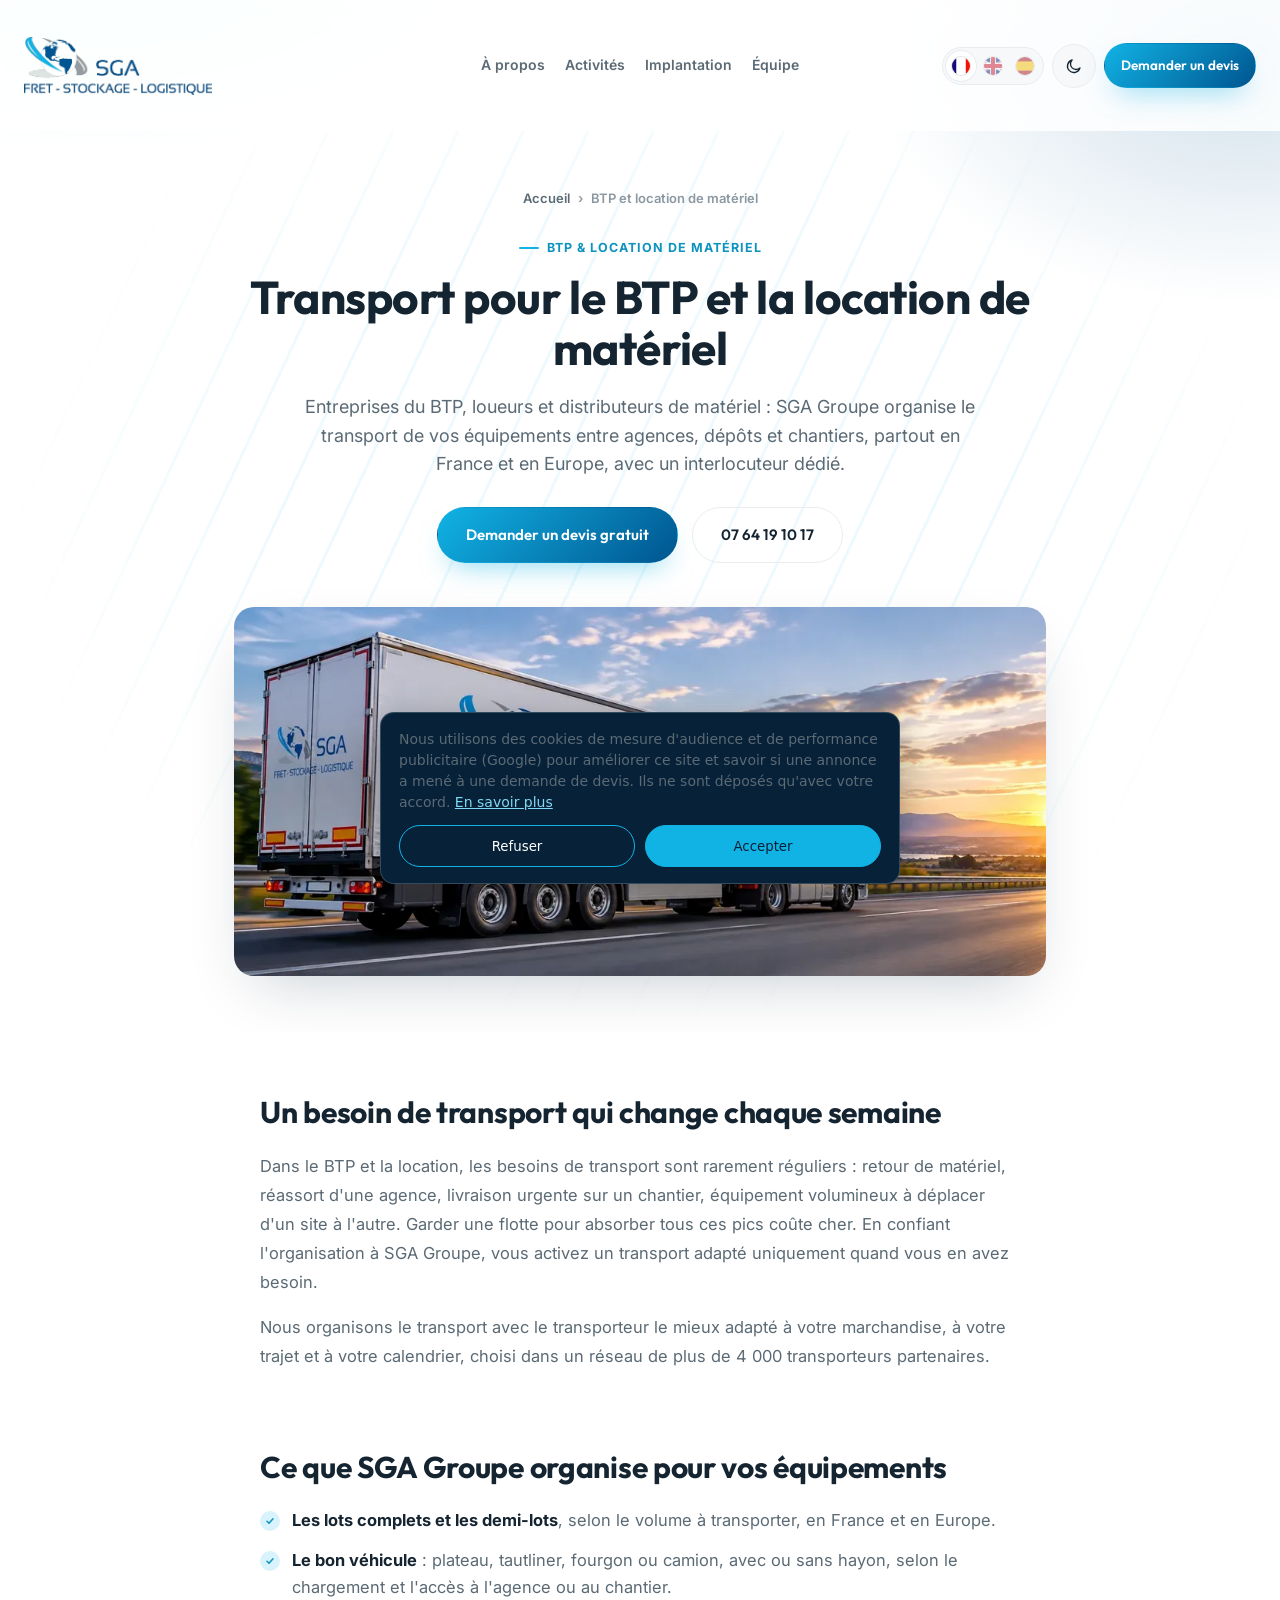
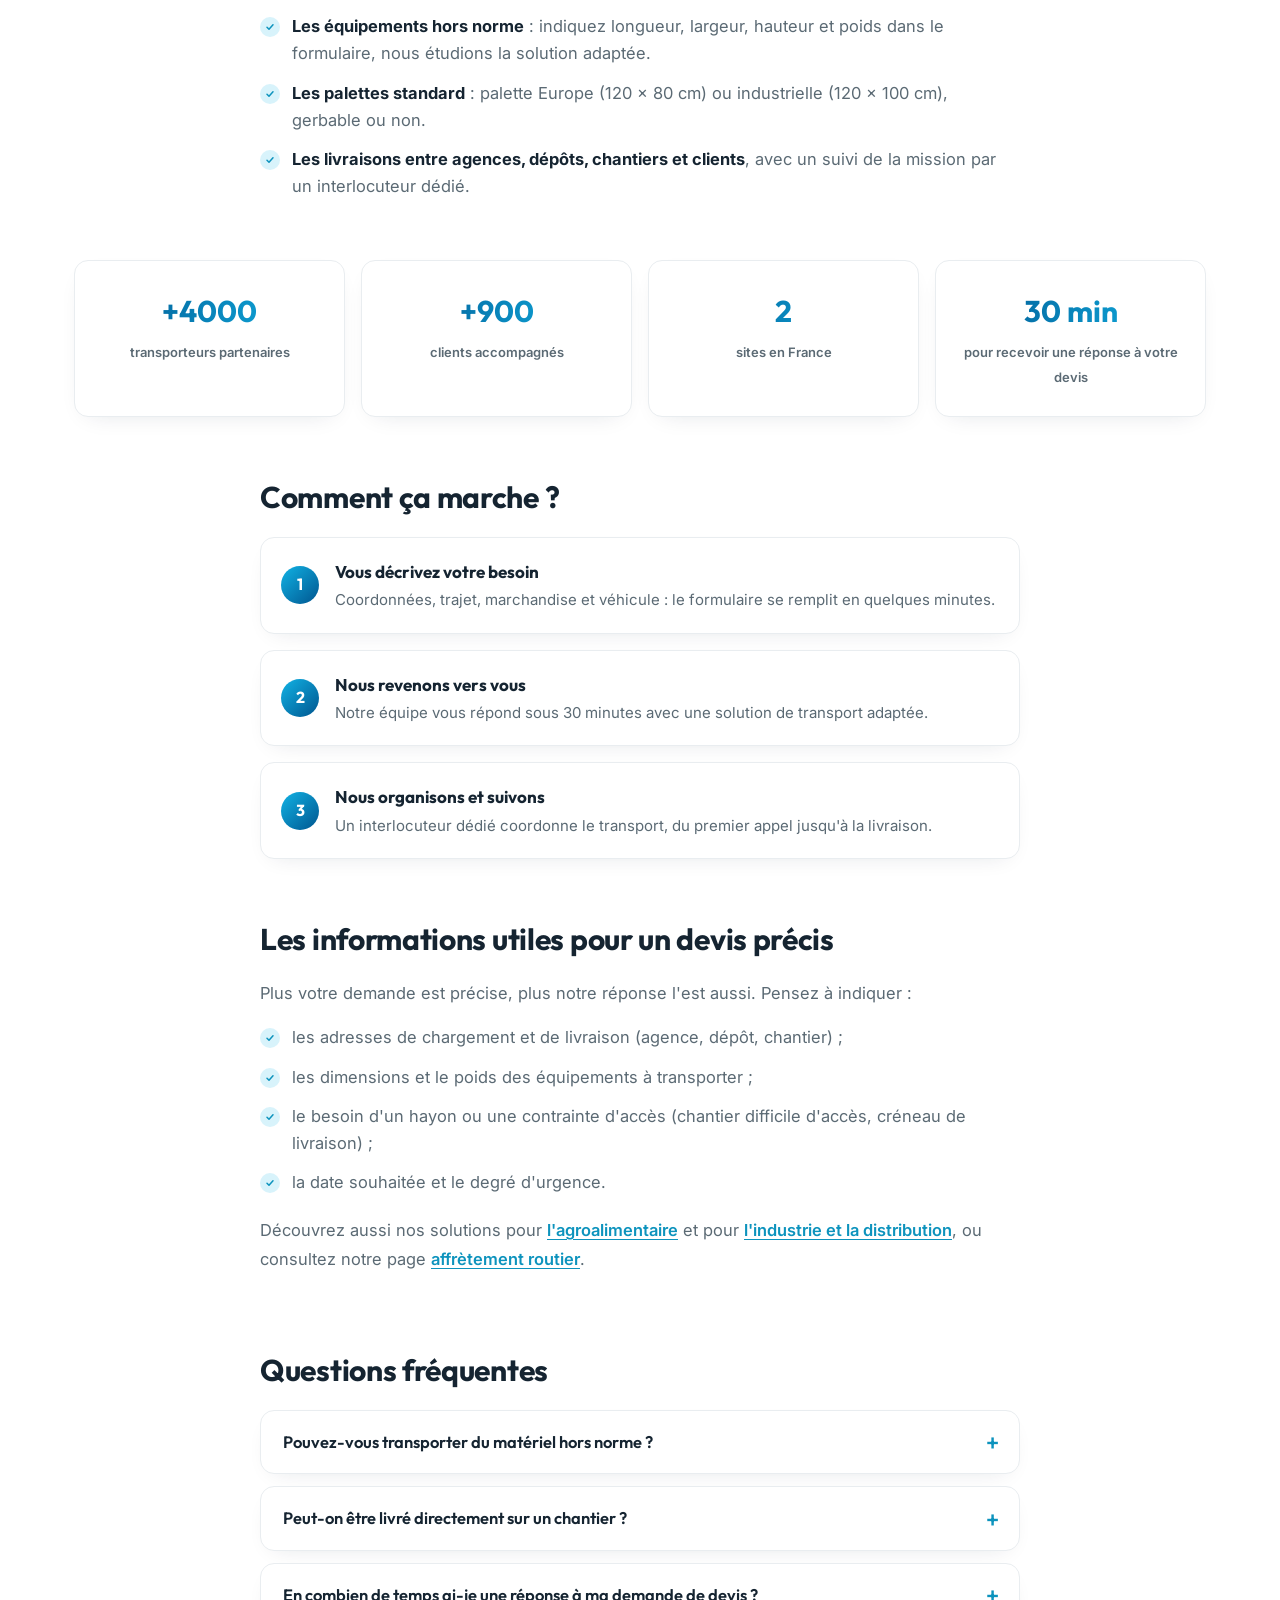
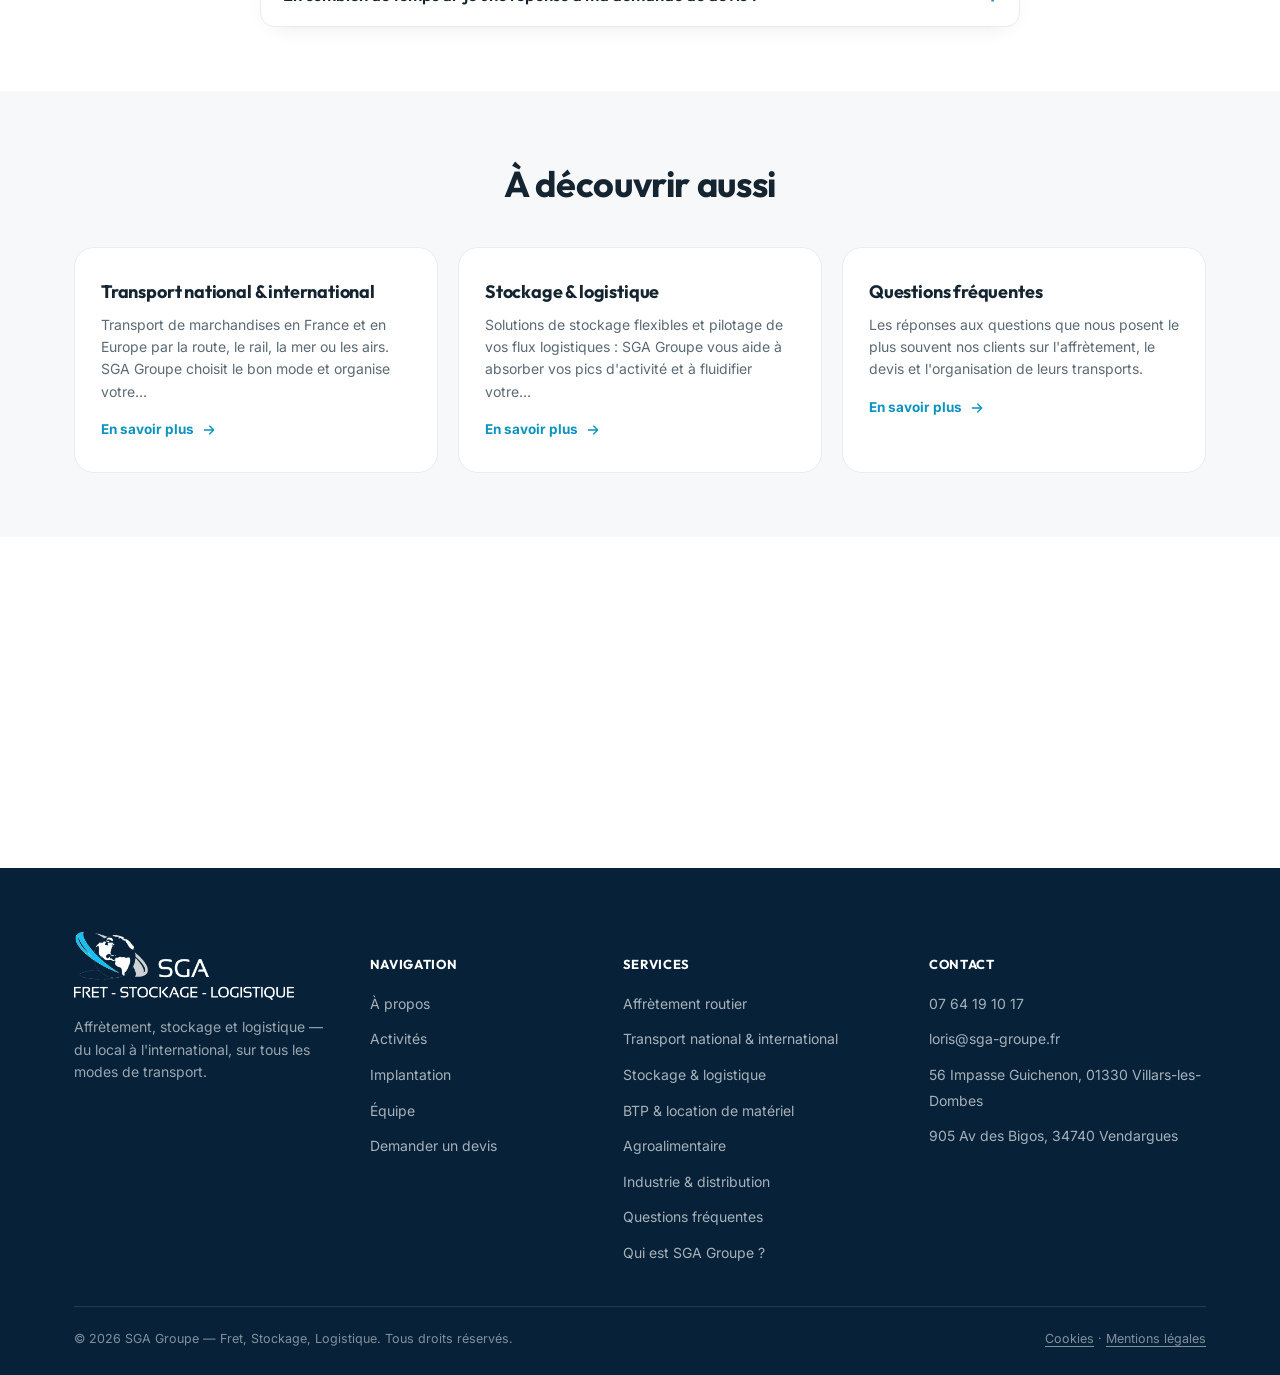
<file: transport-btp-location-materiel.html>
<!DOCTYPE html>

<html data-page="transport-btp-location-materiel" lang="fr">
<head>
<meta charset="utf-8"/>
<meta content="width=device-width, initial-scale=1" name="viewport"/>
<title>Transport pour le BTP et la location de matériel | SGA Groupe</title>
<meta content="Transport de matériel de chantier et de location : plateau, tautliner, hors norme, livraison en agence ou sur chantier, France et Europe. Devis gratuit, réponse sous 30 minutes." name="description"/>
<meta content="index, follow, max-image-preview:large" name="robots"/>
<meta content="SGA Groupe" name="author"/>
<meta content="#062138" name="theme-color"/>
<link href="https://sga-groupe.fr/transport-btp-location-materiel" rel="canonical"/>
<link href="/favicon.ico" rel="icon" sizes="48x48"/>
<link href="/favicon-192.png" rel="icon" sizes="192x192" type="image/png"/>
<link href="/apple-touch-icon.png" rel="apple-touch-icon"/>
<meta content="website" property="og:type"/>
<meta content="SGA Groupe" property="og:site_name"/>
<meta content="Transport pour le BTP et la location de matériel | SGA Groupe" property="og:title"/>
<meta content="Transport de matériel de chantier et de location : plateau, tautliner, hors norme, livraison en agence ou sur chantier, France et Europe. Devis gratuit, réponse sous 30 minutes." property="og:description"/>
<meta content="https://sga-groupe.fr/transport-btp-location-materiel" property="og:url"/>
<meta content="fr_FR" property="og:locale"/>
<meta content="https://sga-groupe.fr/og-image.jpg" property="og:image"/>
<meta content="1200" property="og:image:width"/>
<meta content="630" property="og:image:height"/>
<meta content="summary_large_image" name="twitter:card"/>
<meta content="Transport pour le BTP et la location de matériel | SGA Groupe" name="twitter:title"/>
<meta content="Transport de matériel de chantier et de location : plateau, tautliner, hors norme, livraison en agence ou sur chantier, France et Europe. Devis gratuit, réponse sous 30 minutes." name="twitter:description"/>
<meta content="https://sga-groupe.fr/og-image.jpg" name="twitter:image"/>
<script type="application/ld+json">
{
 "@context": "https://schema.org",
 "@graph": [
  {
   "@type": "WebPage",
   "@id": "https://sga-groupe.fr/transport-btp-location-materiel#webpage",
   "url": "https://sga-groupe.fr/transport-btp-location-materiel",
   "name": "Transport pour le BTP et la location de matériel | SGA Groupe",
   "description": "Transport de matériel de chantier et de location : plateau, tautliner, hors norme, livraison en agence ou sur chantier, France et Europe. Devis gratuit, réponse sous 30 minutes.",
   "isPartOf": {
    "@id": "https://sga-groupe.fr/#website"
   },
   "about": {
    "@id": "https://sga-groupe.fr/#organization"
   },
   "inLanguage": "fr-FR",
   "breadcrumb": {
    "@id": "https://sga-groupe.fr/transport-btp-location-materiel#breadcrumb"
   }
  },
  {
   "@type": "BreadcrumbList",
   "@id": "https://sga-groupe.fr/transport-btp-location-materiel#breadcrumb",
   "itemListElement": [
    {
     "@type": "ListItem",
     "position": 1,
     "name": "Accueil",
     "item": "https://sga-groupe.fr/"
    },
    {
     "@type": "ListItem",
     "position": 2,
     "name": "BTP et location de matériel",
     "item": "https://sga-groupe.fr/transport-btp-location-materiel"
    }
   ]
  },
  {
   "@type": "Service",
   "@id": "https://sga-groupe.fr/transport-btp-location-materiel#service",
   "name": "Transport pour le BTP et la location de matériel",
   "serviceType": "Transport et affrètement de marchandises",
   "url": "https://sga-groupe.fr/transport-btp-location-materiel",
   "description": "Transport de matériel de chantier et de location : plateau, tautliner, hors norme, livraison en agence ou sur chantier, France et Europe. Devis gratuit, réponse sous 30 minutes.",
   "areaServed": [
    "France",
    "Europe"
   ],
   "provider": {
    "@id": "https://sga-groupe.fr/#organization"
   }
  },
  {
   "@type": "FAQPage",
   "mainEntity": [
    {
     "@type": "Question",
     "name": "Pouvez-vous transporter du matériel hors norme ?",
     "acceptedAnswer": {
      "@type": "Answer",
      "text": "Nous étudions chaque demande hors norme au cas par cas. Indiquez les dimensions et le poids dans le formulaire de devis : nous recherchons ensuite le véhicule et le transporteur adaptés."
     }
    },
    {
     "@type": "Question",
     "name": "Peut-on être livré directement sur un chantier ?",
     "acceptedAnswer": {
      "@type": "Answer",
      "text": "Oui, la livraison peut être organisée à l'adresse d'un chantier, d'une agence ou d'un dépôt. Précisez les contraintes d'accès, le besoin d'un hayon ou le créneau souhaité dans votre demande."
     }
    },
    {
     "@type": "Question",
     "name": "En combien de temps ai-je une réponse à ma demande de devis ?",
     "acceptedAnswer": {
      "@type": "Answer",
      "text": "Notre équipe vous répond sous 30 minutes avec une solution de transport adaptée."
     }
    }
   ]
  }
 ]
}
</script>
<script>try{var t=localStorage.getItem("sga-theme");if(t){document.documentElement.setAttribute("data-theme",t);}}catch(e){}try{var l=localStorage.getItem("sga-lang");if(l==="en"||l==="es"){var d=document.documentElement;d.setAttribute("lang",l);d.setAttribute("data-lang-pending","1");setTimeout(function(){d.removeAttribute("data-lang-pending");},2500);}}catch(e){}</script>
<style>html[data-lang-pending] body{visibility:hidden}</style>
<link href="https://fonts.googleapis.com" rel="preconnect"/>
<link crossorigin="" href="https://fonts.gstatic.com" rel="preconnect"/>
<link rel="preload" as="style" href="https://fonts.googleapis.com/css2?family=Inter:wght@400;500;600;700&amp;family=Outfit:wght@500;600;700;800&amp;display=swap" onload="this.onload=null;this.rel='stylesheet'"><noscript><link rel="stylesheet" href="https://fonts.googleapis.com/css2?family=Inter:wght@400;500;600;700&amp;family=Outfit:wght@500;600;700;800&amp;display=swap"></noscript>
<link href="style.css?v=20261029" rel="stylesheet"/>
<script>window.dataLayer=window.dataLayer||[];function gtag(){dataLayer.push(arguments);}gtag('consent','default',{ad_storage:'denied',ad_user_data:'denied',ad_personalization:'denied',analytics_storage:'denied',wait_for_update:500});try{var c=JSON.parse(localStorage.getItem('sga-consent')||'null');if(c&&c.v==='granted'){gtag('consent','update',{ad_storage:'granted',ad_user_data:'granted',ad_personalization:'granted',analytics_storage:'granted'});}}catch(e){}gtag('js',new Date());gtag('config','G-9LJT3M2RM1');</script>
<script async="" src="https://www.googletagmanager.com/gtag/js?id=G-9LJT3M2RM1"></script>
</head>
<body>
<header id="site-header">
<div class="wrap nav-inner">
<a aria-label="SGA Groupe — accueil" class="brand" href="./">
<img alt="SGA Groupe" class="brand-light" src="logo-sga-groupe.webp" width="1568" height="485"/>
<img alt="SGA Groupe" class="brand-dark" src="logo-sga-groupe-blanc.webp" width="1568" height="485"/>
</a>
<nav class="main-nav" id="mainNav">
<a data-i18n="nav.about" href="./#apropos">À propos</a>
<a data-i18n="nav.activities" href="./#activites">Activités</a>
<a data-i18n="nav.implantation" href="./#implantation">Implantation</a>
<a data-i18n="nav.team" href="./#equipe">Équipe</a>
<a class="nav-devis-link" data-i18n="cta.quote" href="./#devis">Demander un devis</a>
<div class="nav-mobile-extra">
<a aria-label="LinkedIn SGA Groupe" class="icon-btn linkedin-link" href="https://www.linkedin.com/company/sga-transport/" rel="noopener" target="_blank">
<svg aria-hidden="true" viewbox="0 0 24 24"><rect fill="#0A66C2" height="24" rx="5" width="24"></rect><path d="M7.6 9.3H4.9V19h2.7V9.3ZM6.25 5.02a1.57 1.57 0 1 0 0 3.14 1.57 1.57 0 0 0 0-3.14ZM19.5 19h-2.69v-5.1c0-1.22-.02-2.78-1.7-2.78-1.7 0-1.96 1.33-1.96 2.7V19H10.46V9.3h2.58v1.32h.04c.36-.68 1.24-1.4 2.56-1.4 2.74 0 3.82 1.8 3.82 4.4V19Z" fill="#fff"></path></svg>
</a>
</div>
</nav>
<div class="header-actions">
<a aria-label="LinkedIn SGA Groupe" class="icon-btn linkedin-link" href="https://www.linkedin.com/company/sga-transport/" rel="noopener" target="_blank">
<svg aria-hidden="true" viewbox="0 0 24 24"><rect fill="#0A66C2" height="24" rx="5" width="24"></rect><path d="M7.6 9.3H4.9V19h2.7V9.3ZM6.25 5.02a1.57 1.57 0 1 0 0 3.14 1.57 1.57 0 0 0 0-3.14ZM19.5 19h-2.69v-5.1c0-1.22-.02-2.78-1.7-2.78-1.7 0-1.96 1.33-1.96 2.7V19H10.46V9.3h2.58v1.32h.04c.36-.68 1.24-1.4 2.56-1.4 2.74 0 3.82 1.8 3.82 4.4V19Z" fill="#fff"></path></svg>
</a>
<div class="lang-switch" id="langSwitchDesktop">
<button aria-label="Français" class="lang-btn active" data-lang="fr" title="Français" type="button"><img alt="Français" draggable="false" src="drapeau-fr.webp" width="180" height="118"/></button>
<button aria-label="English" class="lang-btn" data-lang="en" title="English" type="button"><img alt="English" draggable="false" src="drapeau-en.webp" width="180" height="90"/></button>
<button aria-label="Español" class="lang-btn" data-lang="es" title="Español" type="button"><img alt="Español" draggable="false" src="drapeau-es.webp" width="180" height="118"/></button>
</div>
<button aria-label="Changer de thème" class="theme-toggle" id="themeToggle" type="button">
<svg class="moon" fill="none" stroke="currentColor" stroke-linecap="round" stroke-linejoin="round" stroke-width="1.8" viewbox="0 0 24 24"><path d="M20 14.5A8.5 8.5 0 1 1 9.5 4a7 7 0 0 0 10.5 10.5Z"></path></svg>
<svg class="sun" fill="none" stroke="currentColor" stroke-linecap="round" stroke-linejoin="round" stroke-width="1.8" viewbox="0 0 24 24"><circle cx="12" cy="12" r="4.2"></circle><path d="M12 2.5v2.6M12 18.9v2.6M4.9 4.9l1.9 1.9M17.2 17.2l1.9 1.9M2.5 12h2.6M18.9 12h2.6M4.9 19.1l1.9-1.9M17.2 6.8l1.9-1.9"></path></svg>
</button>
<a class="btn btn-primary btn-sm" data-i18n="cta.quote" href="./#devis">Demander un devis</a>
<button aria-label="Menu" class="burger" id="burger" type="button">
<svg fill="none" stroke="currentColor" stroke-linecap="round" stroke-width="1.8" viewbox="0 0 24 24"><path d="M3 6h18M3 12h18M3 18h18"></path></svg>
</button>
</div>
</div>
</header>
<main>
<section class="page-hero bg-motif"><div class="wrap"><nav aria-label="Fil d'Ariane" class="crumbs"><a href="./">Accueil</a><span aria-hidden="true">›</span><span aria-current="page">BTP et location de matériel</span></nav><span class="eyebrow" style="justify-content:center;">BTP &amp; location de matériel</span><h1>Transport pour le BTP et la location de matériel</h1><p class="lead">Entreprises du BTP, loueurs et distributeurs de matériel : SGA Groupe organise le transport de vos équipements entre agences, dépôts et chantiers, partout en France et en Europe, avec un interlocuteur dédié.</p><div class="hero-actions"><a class="btn btn-primary" data-t="c64a0bbd" href="./#devis">Demander un devis gratuit</a><a class="btn btn-ghost" href="tel:+33764191017">07 64 19 10 17</a></div><figure class="page-figure"><img alt="Camion SGA Groupe pour le transport de matériel de chantier et de location" fetchpriority="high" src="camion-transport-routier-sga-groupe.webp" srcset="camion-transport-routier-sga-groupe-800.webp 800w, camion-transport-routier-sga-groupe-1280.webp 1280w, camion-transport-routier-sga-groupe.webp 2048w" sizes="100vw" width="2048" height="768"/></figure></div></section>
<section class="page-section"><div class="wrap"><div class="prose"><h2>Un besoin de transport qui change chaque semaine</h2><p>Dans le BTP et la location, les besoins de transport sont rarement réguliers : retour de matériel, réassort d&#x27;une agence, livraison urgente sur un chantier, équipement volumineux à déplacer d&#x27;un site à l&#x27;autre. Garder une flotte pour absorber tous ces pics coûte cher. En confiant l&#x27;organisation à SGA Groupe, vous activez un transport adapté uniquement quand vous en avez besoin.</p><p>Nous organisons le transport avec le transporteur le mieux adapté à votre marchandise, à votre trajet et à votre calendrier, choisi dans un réseau de plus de 4 000 transporteurs partenaires.</p></div></div></section>
<section class="page-section"><div class="wrap"><div class="prose"><h2>Ce que SGA Groupe organise pour vos équipements</h2><ul><li><strong>Les lots complets et les demi-lots</strong>, selon le volume à transporter, en France et en Europe.</li><li><strong>Le bon véhicule</strong> : plateau, tautliner, fourgon ou camion, avec ou sans hayon, selon le chargement et l'accès à l'agence ou au chantier.</li><li><strong>Les équipements hors norme</strong> : indiquez longueur, largeur, hauteur et poids dans le formulaire, nous étudions la solution adaptée.</li><li><strong>Les palettes standard</strong> : palette Europe (120 × 80 cm) ou industrielle (120 × 100 cm), gerbable ou non.</li><li><strong>Les livraisons entre agences, dépôts, chantiers et clients</strong>, avec un suivi de la mission par un interlocuteur dédié.</li></ul></div></div></section>
<section class="page-section tight"><div class="wrap"><div class="facts"><div class="about-stat"><b>+4000</b><span data-t="4af33b71">transporteurs partenaires</span></div><div class="about-stat"><b>+900</b><span data-t="a133fb8a">clients accompagnés</span></div><div class="about-stat"><b>2</b><span data-t="ce62cea2">sites en France</span></div><div class="about-stat"><b data-t="3cbe8173">30 min</b><span data-t="936fc995">pour recevoir une réponse à votre devis</span></div></div></div></section>
<section class="page-section"><div class="wrap"><div class="prose"><h2 data-t="a74db95c">Comment ça marche ?</h2><ol class="steps"><li data-t="1472cfd3"><b>Vous décrivez votre besoin</b><span>Coordonnées, trajet, marchandise et véhicule : le formulaire se remplit en quelques minutes.</span></li><li data-t="fa3865a2"><b>Nous revenons vers vous</b><span>Notre équipe vous répond sous 30 minutes avec une solution de transport adaptée.</span></li><li data-t="17a23f24"><b>Nous organisons et suivons</b><span>Un interlocuteur dédié coordonne le transport, du premier appel jusqu'à la livraison.</span></li></ol></div></div></section>
<section class="page-section"><div class="wrap"><div class="prose"><h2>Les informations utiles pour un devis précis</h2><p>Plus votre demande est précise, plus notre réponse l&#x27;est aussi. Pensez à indiquer :</p><ul><li>les adresses de chargement et de livraison (agence, dépôt, chantier) ;</li><li>les dimensions et le poids des équipements à transporter ;</li><li>le besoin d&#x27;un hayon ou une contrainte d&#x27;accès (chantier difficile d&#x27;accès, créneau de livraison) ;</li><li>la date souhaitée et le degré d&#x27;urgence.</li></ul><p>Découvrez aussi nos solutions pour <a href="transport-agroalimentaire">l&#x27;agroalimentaire</a> et pour <a href="transport-industrie-distribution">l&#x27;industrie et la distribution</a>, ou consultez notre page <a href="affretement-routier">affrètement routier</a>.</p></div></div></section>
<section class="page-section"><div class="wrap"><div class="prose"><h2 data-t="5b6a9abe">Questions fréquentes</h2><div class="faq-list"><details><summary>Pouvez-vous transporter du matériel hors norme ?</summary><p>Nous étudions chaque demande hors norme au cas par cas. Indiquez les dimensions et le poids dans le formulaire de devis : nous recherchons ensuite le véhicule et le transporteur adaptés.</p></details><details><summary>Peut-on être livré directement sur un chantier ?</summary><p>Oui, la livraison peut être organisée à l&#x27;adresse d&#x27;un chantier, d&#x27;une agence ou d&#x27;un dépôt. Précisez les contraintes d&#x27;accès, le besoin d&#x27;un hayon ou le créneau souhaité dans votre demande.</p></details><details><summary>En combien de temps ai-je une réponse à ma demande de devis ?</summary><p>Notre équipe vous répond sous 30 minutes avec une solution de transport adaptée.</p></details></div></div></div></section>
<section class="page-section tight soft"><div class="wrap"><div class="section-head center"><h2 data-t="01024deb">À découvrir aussi</h2></div><div class="svc-grid"><a class="card svc-card" href="transport-national-international"><h3 data-t="8340d2f0">Transport national &amp; international</h3><p data-t="72ad6087">Transport de marchandises en France et en Europe par la route, le rail, la mer ou les airs. SGA Groupe choisit le bon mode et organise votre…</p><span class="svc-more"><span data-t="cec0cd69">En savoir plus</span><svg aria-hidden="true" fill="none" stroke="currentColor" stroke-linecap="round" stroke-linejoin="round" stroke-width="2" viewbox="0 0 24 24"><path d="M5 12h14M13 6l6 6-6 6"></path></svg></span></a><a class="card svc-card" href="stockage-logistique"><h3 data-t="81058598">Stockage &amp; logistique</h3><p data-t="feb970b8">Solutions de stockage flexibles et pilotage de vos flux logistiques : SGA Groupe vous aide à absorber vos pics d'activité et à fluidifier votre…</p><span class="svc-more"><span data-t="cec0cd69">En savoir plus</span><svg aria-hidden="true" fill="none" stroke="currentColor" stroke-linecap="round" stroke-linejoin="round" stroke-width="2" viewbox="0 0 24 24"><path d="M5 12h14M13 6l6 6-6 6"></path></svg></span></a><a class="card svc-card" href="faq"><h3 data-t="5b6a9abe">Questions fréquentes</h3><p data-t="31361685">Les réponses aux questions que nous posent le plus souvent nos clients sur l'affrètement, le devis et l'organisation de leurs transports.</p><span class="svc-more"><span data-t="cec0cd69">En savoir plus</span><svg aria-hidden="true" fill="none" stroke="currentColor" stroke-linecap="round" stroke-linejoin="round" stroke-width="2" viewbox="0 0 24 24"><path d="M5 12h14M13 6l6 6-6 6"></path></svg></span></a></div></div></section>
<!-- ================= CTA BAND ================= -->
<section class="section" style="padding-top:0;">
<div class="wrap">
<div class="cta-band reveal">
<div>
<h2 data-i18n="cta.title">Prêt à optimiser votre transport ?</h2>
<p data-i18n="cta.text">Un devis clair, une équipe réactive, un interlocuteur dédié à chaque étape.</p>
</div>
<div>
<div class="cta-actions">
<a class="btn btn-primary" data-i18n="cta.quote" href="./#devis">Demander un devis</a>
<a class="btn btn-outline-light" href="tel:+33764191017">07 64 19 10 17</a>
</div>
<div class="cta-reassurance">
<svg fill="none" stroke="currentColor" stroke-linecap="round" stroke-linejoin="round" stroke-width="2" viewbox="0 0 24 24"><circle cx="12" cy="12" r="9"></circle><path d="M12 7v5l3.5 2"></path></svg>
<span data-i18n="hero.fastReply">Réponse sous 30 minutes</span>
</div>
</div>
</div>
</div>
</section>
</main>
<footer>
<div class="wrap">
<div class="footer-grid">
<div class="footer-brand">
<img alt="SGA Groupe" loading="lazy" src="logo-sga-groupe-blanc.webp" width="1568" height="485"/>
<p data-i18n="footer.tagline">Affrètement, stockage et logistique — du local à l'international, sur tous les modes de transport.</p>
</div>
<div>
<h5 data-i18n="footer.navTitle">Navigation</h5>
<ul>
<li><a data-i18n="nav.about" href="./#apropos">À propos</a></li>
<li><a data-i18n="nav.activities" href="./#activites">Activités</a></li>
<li><a data-i18n="nav.implantation" href="./#implantation">Implantation</a></li>
<li><a data-i18n="nav.team" href="./#equipe">Équipe</a></li>
<li><a data-i18n="cta.quote" href="./#devis">Demander un devis</a></li>
</ul>
</div>
<div>
<h5 data-i18n="footer.servicesTitle">Services</h5>
<ul>
<li><a data-i18n="footer.svc.affretement" href="affretement-routier">Affrètement routier</a></li>
<li><a data-i18n="footer.svc.transport" href="transport-national-international">Transport national &amp; international</a></li>
<li><a data-i18n="footer.svc.stockage" href="stockage-logistique">Stockage &amp; logistique</a></li>
<li><a data-i18n="footer.svc.btp" href="transport-btp-location-materiel">BTP &amp; location de matériel</a></li>
<li><a data-i18n="footer.svc.agro" href="transport-agroalimentaire">Agroalimentaire</a></li>
<li><a data-i18n="footer.svc.ind" href="transport-industrie-distribution">Industrie &amp; distribution</a></li>
<li><a data-i18n="footer.svc.faq" href="faq">Questions fréquentes</a></li>
<li><a data-i18n="footer.svc.about" href="a-propos-sga-groupe">Qui est SGA Groupe ?</a></li>
</ul>
</div>
<div>
<h5 data-i18n="footer.contactTitle">Contact</h5>
<ul>
<li><a href="tel:+33764191017">07 64 19 10 17</a></li>
<li><a href="mailto:loris@sga-groupe.fr">loris@sga-groupe.fr</a></li>
<li><a href="transport-logistique-villars-les-dombes">56 Impasse Guichenon, 01330 Villars-les-Dombes</a></li>
<li><a href="transport-logistique-vendargues">905 Av des Bigos, 34740 Vendargues</a></li>
</ul>
</div>
</div>
<div class="footer-bottom">
<span>© <span id="year"></span> <span data-i18n="footer.rights">SGA Groupe — Fret, Stockage, Logistique. Tous droits réservés.</span></span>
<span class="footer-legal"><a data-i18n="footer.legal" href="mentions-legales">Mentions légales</a></span>
</div>
</div>
</footer>
<script defer="" src="tracking.js?v=20261029"></script>
<script defer="" src="page.js?v=20261029"></script>
</body>
</html>
</file>
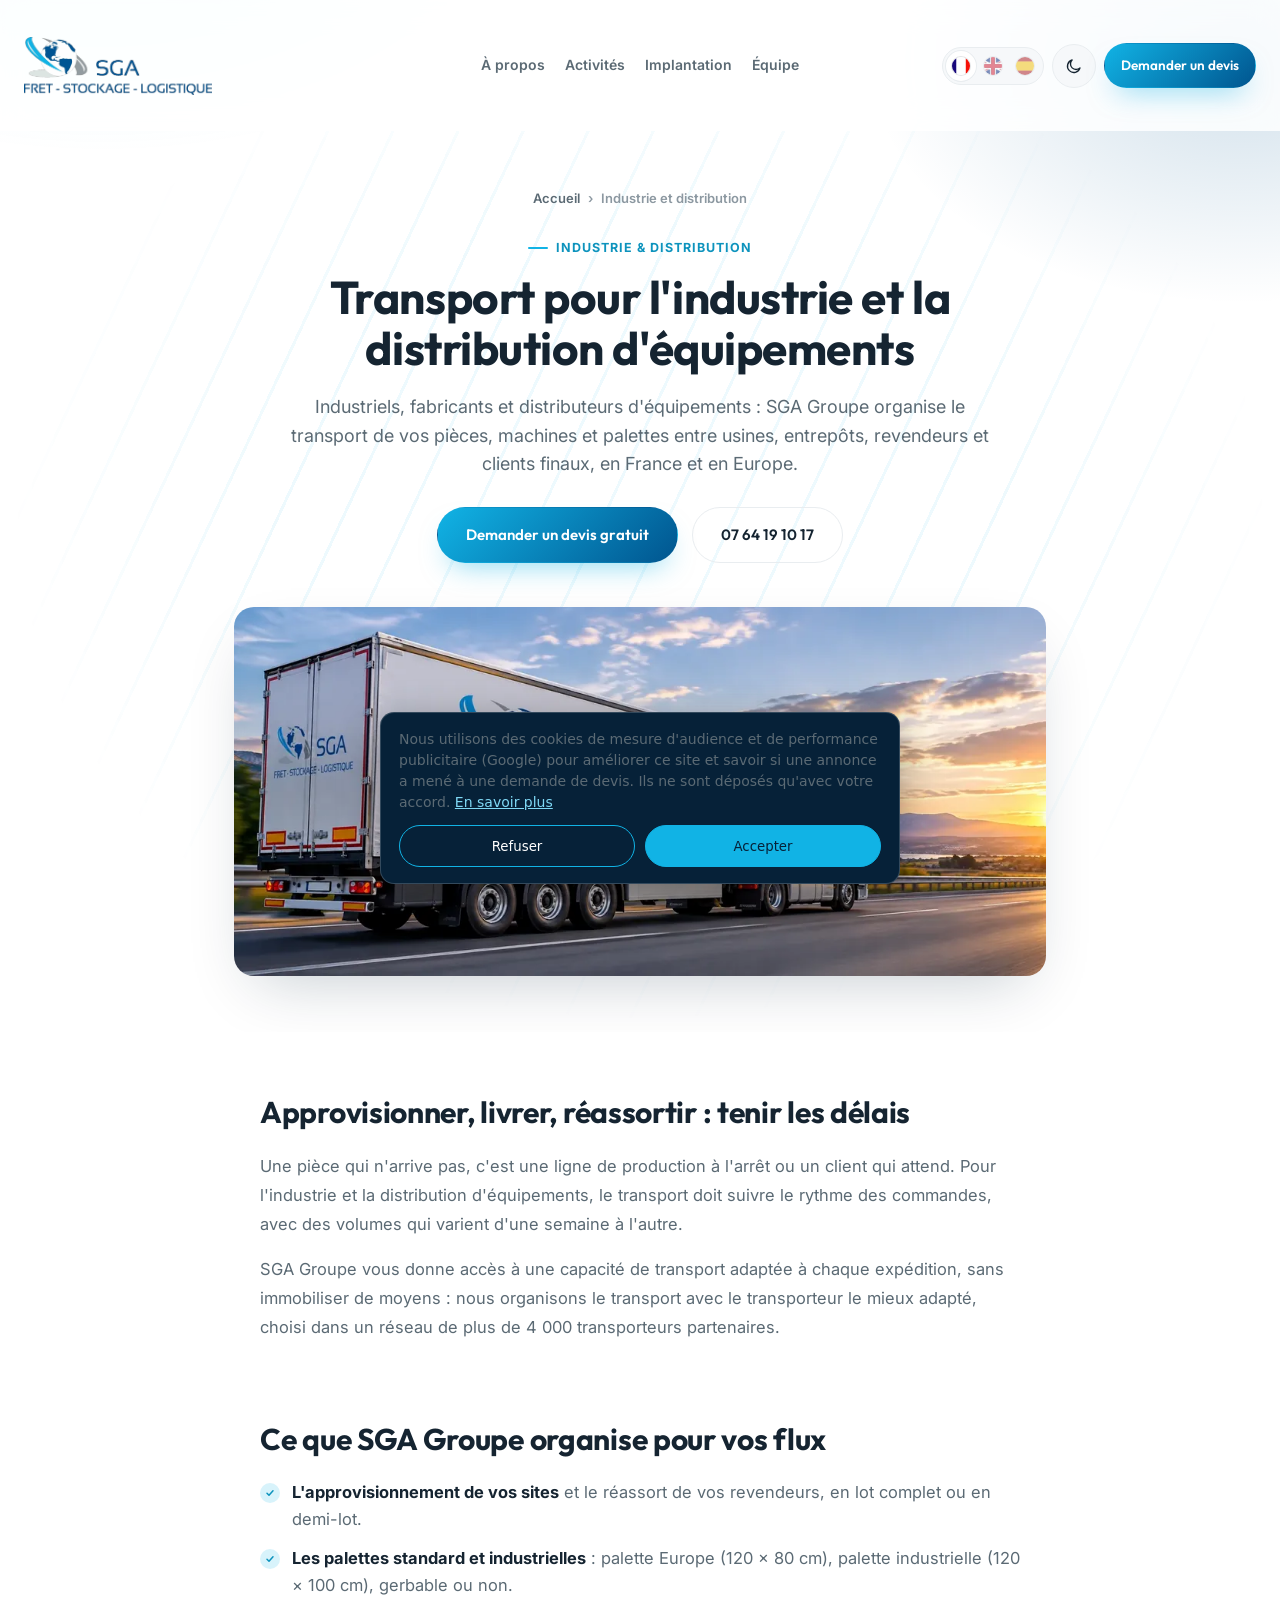
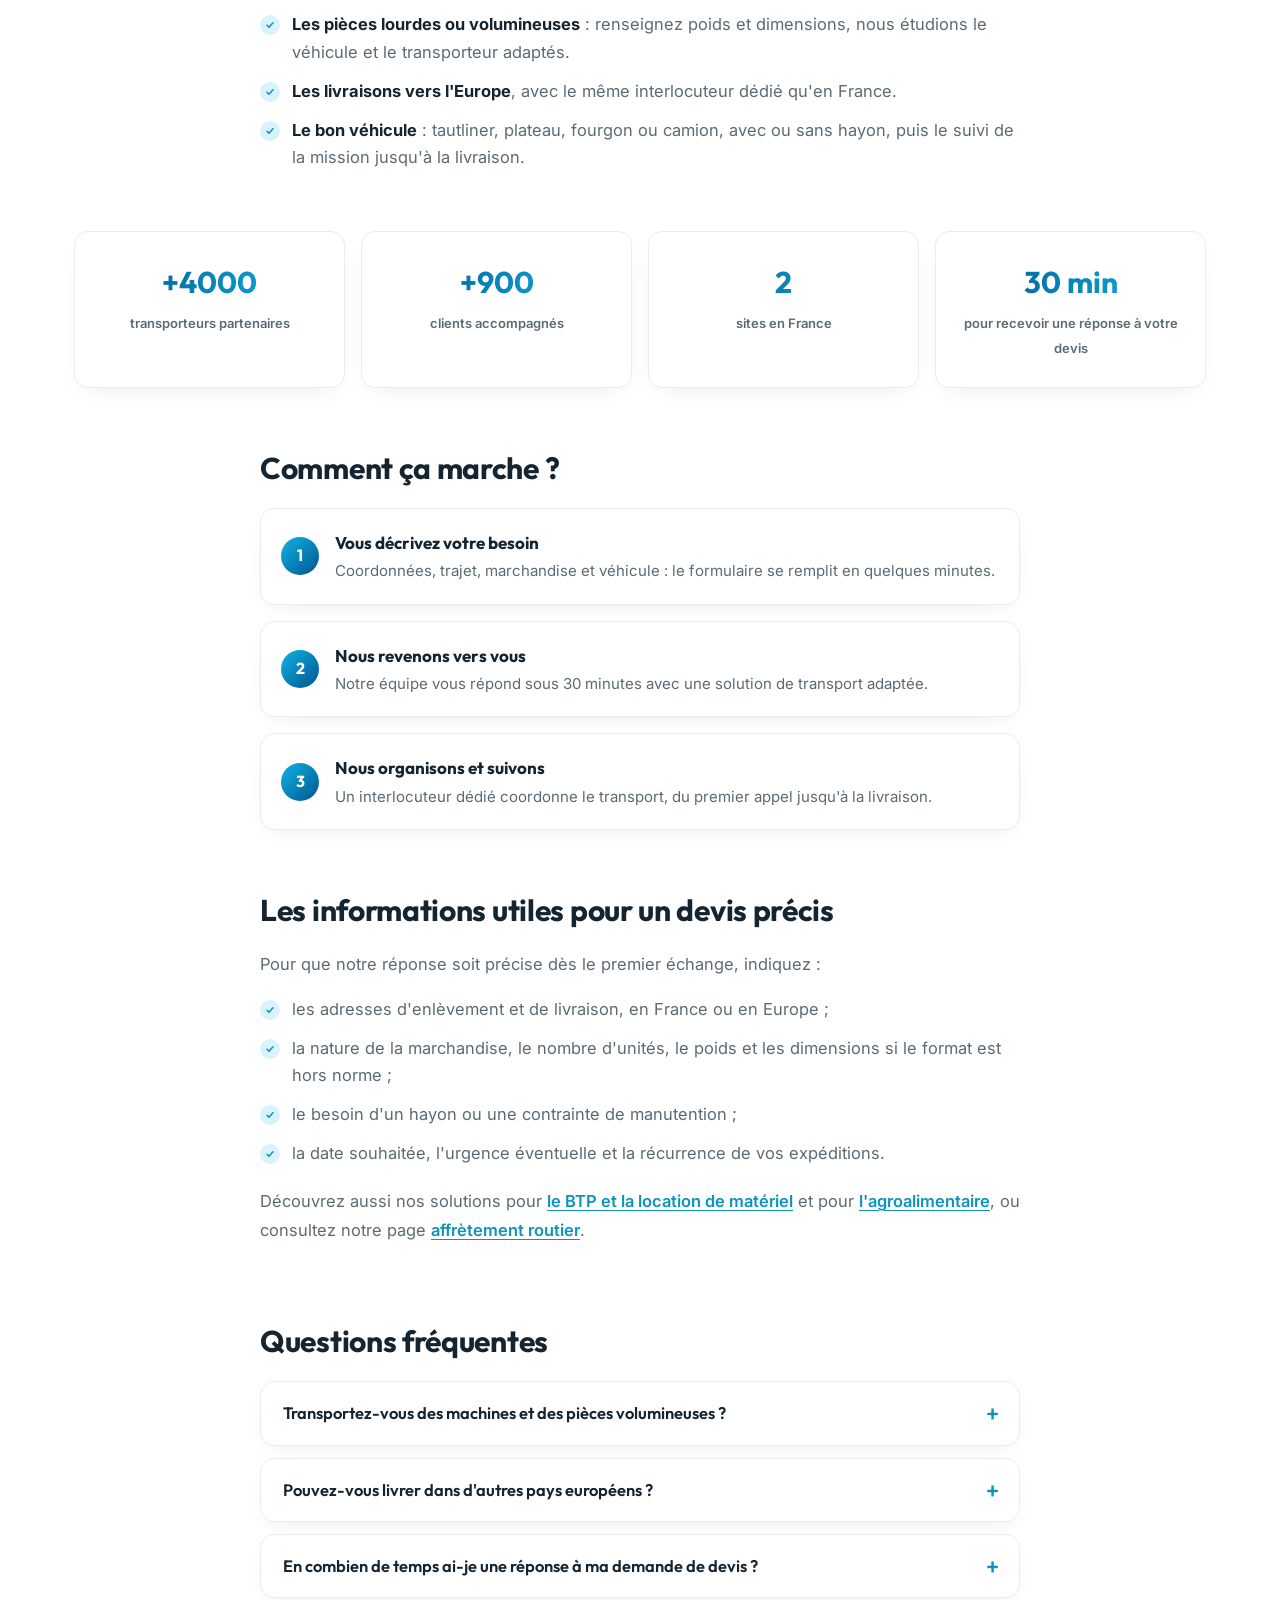
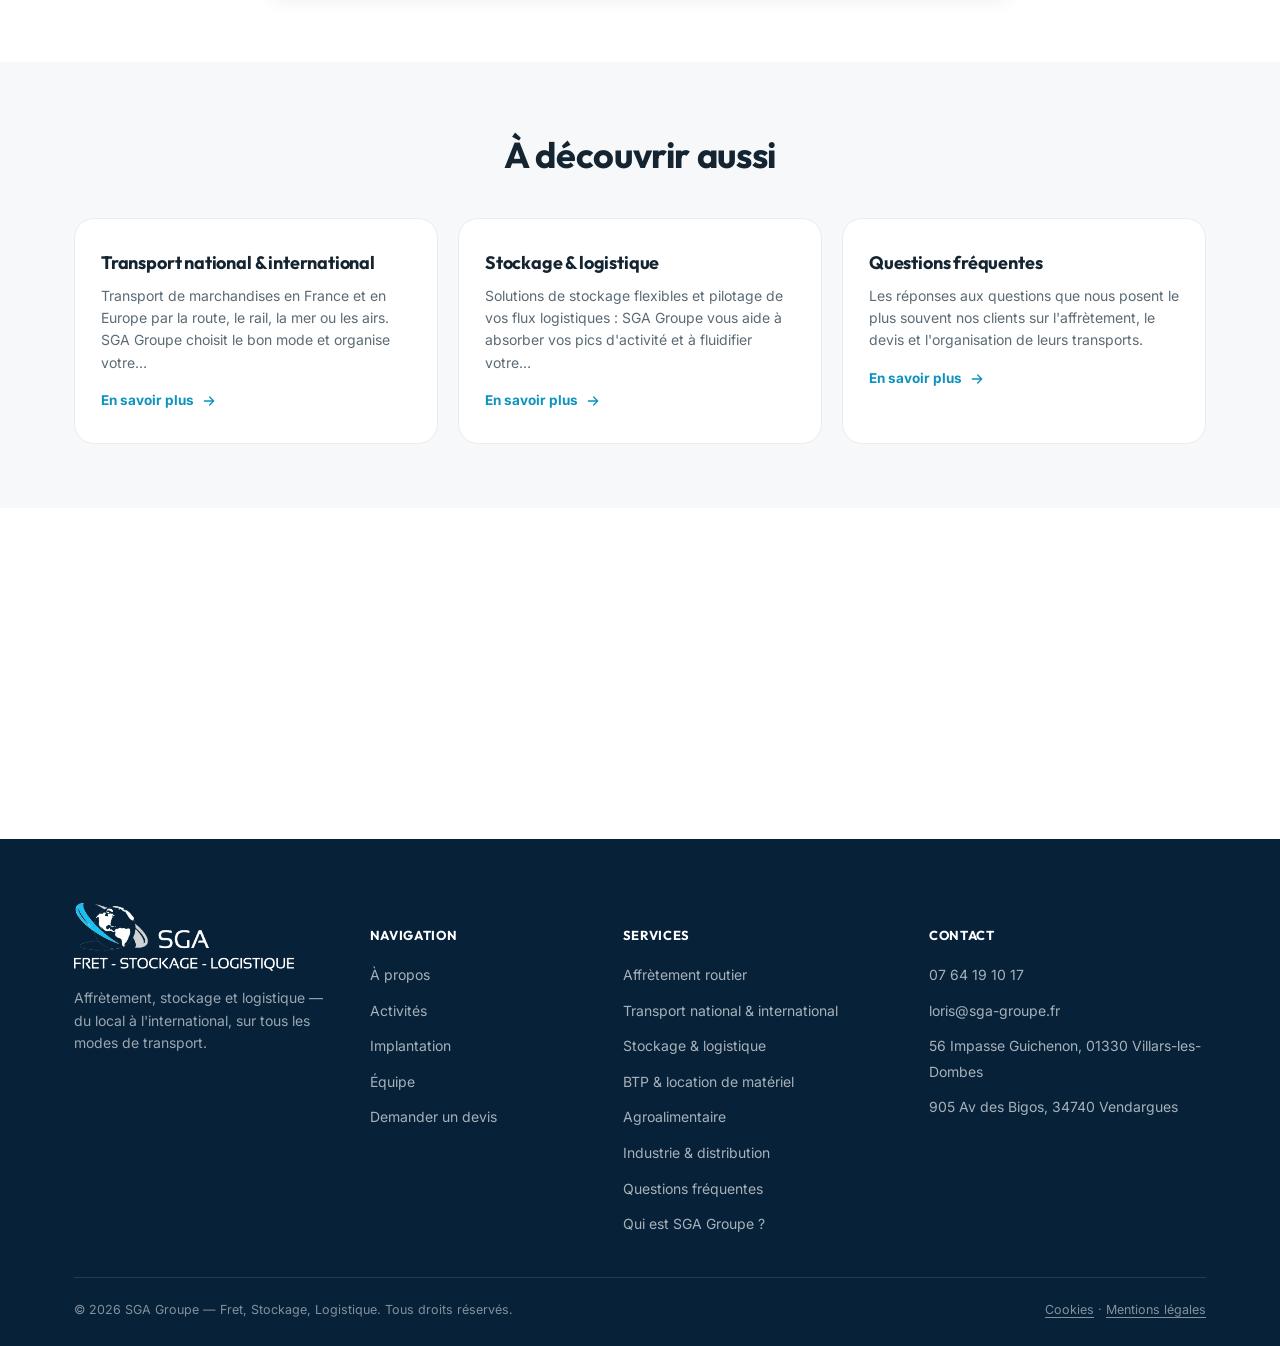
<file: transport-industrie-distribution.html>
<!DOCTYPE html>

<html data-page="transport-industrie-distribution" lang="fr">
<head>
<meta charset="utf-8"/>
<meta content="width=device-width, initial-scale=1" name="viewport"/>
<title>Transport pour l'industrie et la distribution | SGA Groupe</title>
<meta content="Transport de pièces, machines et palettes pour l'industrie et la distribution d'équipements : approvisionnement, réassort, France et Europe. Devis gratuit, réponse sous 30 minutes." name="description"/>
<meta content="index, follow, max-image-preview:large" name="robots"/>
<meta content="SGA Groupe" name="author"/>
<meta content="#062138" name="theme-color"/>
<link href="https://sga-groupe.fr/transport-industrie-distribution" rel="canonical"/>
<link href="/favicon.ico" rel="icon" sizes="48x48"/>
<link href="/favicon-192.png" rel="icon" sizes="192x192" type="image/png"/>
<link href="/apple-touch-icon.png" rel="apple-touch-icon"/>
<meta content="website" property="og:type"/>
<meta content="SGA Groupe" property="og:site_name"/>
<meta content="Transport pour l'industrie et la distribution | SGA Groupe" property="og:title"/>
<meta content="Transport de pièces, machines et palettes pour l'industrie et la distribution d'équipements : approvisionnement, réassort, France et Europe. Devis gratuit, réponse sous 30 minutes." property="og:description"/>
<meta content="https://sga-groupe.fr/transport-industrie-distribution" property="og:url"/>
<meta content="fr_FR" property="og:locale"/>
<meta content="https://sga-groupe.fr/og-image.jpg" property="og:image"/>
<meta content="1200" property="og:image:width"/>
<meta content="630" property="og:image:height"/>
<meta content="summary_large_image" name="twitter:card"/>
<meta content="Transport pour l'industrie et la distribution | SGA Groupe" name="twitter:title"/>
<meta content="Transport de pièces, machines et palettes pour l'industrie et la distribution d'équipements : approvisionnement, réassort, France et Europe. Devis gratuit, réponse sous 30 minutes." name="twitter:description"/>
<meta content="https://sga-groupe.fr/og-image.jpg" name="twitter:image"/>
<script type="application/ld+json">
{
 "@context": "https://schema.org",
 "@graph": [
  {
   "@type": "WebPage",
   "@id": "https://sga-groupe.fr/transport-industrie-distribution#webpage",
   "url": "https://sga-groupe.fr/transport-industrie-distribution",
   "name": "Transport pour l'industrie et la distribution | SGA Groupe",
   "description": "Transport de pièces, machines et palettes pour l'industrie et la distribution d'équipements : approvisionnement, réassort, France et Europe. Devis gratuit, réponse sous 30 minutes.",
   "isPartOf": {
    "@id": "https://sga-groupe.fr/#website"
   },
   "about": {
    "@id": "https://sga-groupe.fr/#organization"
   },
   "inLanguage": "fr-FR",
   "breadcrumb": {
    "@id": "https://sga-groupe.fr/transport-industrie-distribution#breadcrumb"
   }
  },
  {
   "@type": "BreadcrumbList",
   "@id": "https://sga-groupe.fr/transport-industrie-distribution#breadcrumb",
   "itemListElement": [
    {
     "@type": "ListItem",
     "position": 1,
     "name": "Accueil",
     "item": "https://sga-groupe.fr/"
    },
    {
     "@type": "ListItem",
     "position": 2,
     "name": "Industrie et distribution",
     "item": "https://sga-groupe.fr/transport-industrie-distribution"
    }
   ]
  },
  {
   "@type": "Service",
   "@id": "https://sga-groupe.fr/transport-industrie-distribution#service",
   "name": "Transport pour l'industrie et la distribution d'équipements",
   "serviceType": "Transport et affrètement de marchandises",
   "url": "https://sga-groupe.fr/transport-industrie-distribution",
   "description": "Transport de pièces, machines et palettes pour l'industrie et la distribution d'équipements : approvisionnement, réassort, France et Europe. Devis gratuit, réponse sous 30 minutes.",
   "areaServed": [
    "France",
    "Europe"
   ],
   "provider": {
    "@id": "https://sga-groupe.fr/#organization"
   }
  },
  {
   "@type": "FAQPage",
   "mainEntity": [
    {
     "@type": "Question",
     "name": "Transportez-vous des machines et des pièces volumineuses ?",
     "acceptedAnswer": {
      "@type": "Answer",
      "text": "Nous étudions chaque demande : renseignez le poids et les dimensions dans le formulaire de devis, nous recherchons ensuite le véhicule et le transporteur adaptés à votre marchandise."
     }
    },
    {
     "@type": "Question",
     "name": "Pouvez-vous livrer dans d'autres pays européens ?",
     "acceptedAnswer": {
      "@type": "Answer",
      "text": "Oui, SGA Groupe organise des transports partout en France et en Europe, avec un interlocuteur dédié du premier appel à la livraison."
     }
    },
    {
     "@type": "Question",
     "name": "En combien de temps ai-je une réponse à ma demande de devis ?",
     "acceptedAnswer": {
      "@type": "Answer",
      "text": "Notre équipe vous répond sous 30 minutes avec une solution de transport adaptée."
     }
    }
   ]
  }
 ]
}
</script>
<script>try{var t=localStorage.getItem("sga-theme");if(t){document.documentElement.setAttribute("data-theme",t);}}catch(e){}try{var l=localStorage.getItem("sga-lang");if(l==="en"||l==="es"){var d=document.documentElement;d.setAttribute("lang",l);d.setAttribute("data-lang-pending","1");setTimeout(function(){d.removeAttribute("data-lang-pending");},2500);}}catch(e){}</script>
<style>html[data-lang-pending] body{visibility:hidden}</style>
<link href="https://fonts.googleapis.com" rel="preconnect"/>
<link crossorigin="" href="https://fonts.gstatic.com" rel="preconnect"/>
<link rel="preload" as="style" href="https://fonts.googleapis.com/css2?family=Inter:wght@400;500;600;700&amp;family=Outfit:wght@500;600;700;800&amp;display=swap" onload="this.onload=null;this.rel='stylesheet'"><noscript><link rel="stylesheet" href="https://fonts.googleapis.com/css2?family=Inter:wght@400;500;600;700&amp;family=Outfit:wght@500;600;700;800&amp;display=swap"></noscript>
<link href="style.css?v=20261029" rel="stylesheet"/>
<script>window.dataLayer=window.dataLayer||[];function gtag(){dataLayer.push(arguments);}gtag('consent','default',{ad_storage:'denied',ad_user_data:'denied',ad_personalization:'denied',analytics_storage:'denied',wait_for_update:500});try{var c=JSON.parse(localStorage.getItem('sga-consent')||'null');if(c&&c.v==='granted'){gtag('consent','update',{ad_storage:'granted',ad_user_data:'granted',ad_personalization:'granted',analytics_storage:'granted'});}}catch(e){}gtag('js',new Date());gtag('config','G-9LJT3M2RM1');</script>
<script async="" src="https://www.googletagmanager.com/gtag/js?id=G-9LJT3M2RM1"></script>
</head>
<body>
<header id="site-header">
<div class="wrap nav-inner">
<a aria-label="SGA Groupe — accueil" class="brand" href="./">
<img alt="SGA Groupe" class="brand-light" src="logo-sga-groupe.webp" width="1568" height="485"/>
<img alt="SGA Groupe" class="brand-dark" src="logo-sga-groupe-blanc.webp" width="1568" height="485"/>
</a>
<nav class="main-nav" id="mainNav">
<a data-i18n="nav.about" href="./#apropos">À propos</a>
<a data-i18n="nav.activities" href="./#activites">Activités</a>
<a data-i18n="nav.implantation" href="./#implantation">Implantation</a>
<a data-i18n="nav.team" href="./#equipe">Équipe</a>
<a class="nav-devis-link" data-i18n="cta.quote" href="./#devis">Demander un devis</a>
<div class="nav-mobile-extra">
<a aria-label="LinkedIn SGA Groupe" class="icon-btn linkedin-link" href="https://www.linkedin.com/company/sga-transport/" rel="noopener" target="_blank">
<svg aria-hidden="true" viewbox="0 0 24 24"><rect fill="#0A66C2" height="24" rx="5" width="24"></rect><path d="M7.6 9.3H4.9V19h2.7V9.3ZM6.25 5.02a1.57 1.57 0 1 0 0 3.14 1.57 1.57 0 0 0 0-3.14ZM19.5 19h-2.69v-5.1c0-1.22-.02-2.78-1.7-2.78-1.7 0-1.96 1.33-1.96 2.7V19H10.46V9.3h2.58v1.32h.04c.36-.68 1.24-1.4 2.56-1.4 2.74 0 3.82 1.8 3.82 4.4V19Z" fill="#fff"></path></svg>
</a>
</div>
</nav>
<div class="header-actions">
<a aria-label="LinkedIn SGA Groupe" class="icon-btn linkedin-link" href="https://www.linkedin.com/company/sga-transport/" rel="noopener" target="_blank">
<svg aria-hidden="true" viewbox="0 0 24 24"><rect fill="#0A66C2" height="24" rx="5" width="24"></rect><path d="M7.6 9.3H4.9V19h2.7V9.3ZM6.25 5.02a1.57 1.57 0 1 0 0 3.14 1.57 1.57 0 0 0 0-3.14ZM19.5 19h-2.69v-5.1c0-1.22-.02-2.78-1.7-2.78-1.7 0-1.96 1.33-1.96 2.7V19H10.46V9.3h2.58v1.32h.04c.36-.68 1.24-1.4 2.56-1.4 2.74 0 3.82 1.8 3.82 4.4V19Z" fill="#fff"></path></svg>
</a>
<div class="lang-switch" id="langSwitchDesktop">
<button aria-label="Français" class="lang-btn active" data-lang="fr" title="Français" type="button"><img alt="Français" draggable="false" src="drapeau-fr.webp" width="180" height="118"/></button>
<button aria-label="English" class="lang-btn" data-lang="en" title="English" type="button"><img alt="English" draggable="false" src="drapeau-en.webp" width="180" height="90"/></button>
<button aria-label="Español" class="lang-btn" data-lang="es" title="Español" type="button"><img alt="Español" draggable="false" src="drapeau-es.webp" width="180" height="118"/></button>
</div>
<button aria-label="Changer de thème" class="theme-toggle" id="themeToggle" type="button">
<svg class="moon" fill="none" stroke="currentColor" stroke-linecap="round" stroke-linejoin="round" stroke-width="1.8" viewbox="0 0 24 24"><path d="M20 14.5A8.5 8.5 0 1 1 9.5 4a7 7 0 0 0 10.5 10.5Z"></path></svg>
<svg class="sun" fill="none" stroke="currentColor" stroke-linecap="round" stroke-linejoin="round" stroke-width="1.8" viewbox="0 0 24 24"><circle cx="12" cy="12" r="4.2"></circle><path d="M12 2.5v2.6M12 18.9v2.6M4.9 4.9l1.9 1.9M17.2 17.2l1.9 1.9M2.5 12h2.6M18.9 12h2.6M4.9 19.1l1.9-1.9M17.2 6.8l1.9-1.9"></path></svg>
</button>
<a class="btn btn-primary btn-sm" data-i18n="cta.quote" href="./#devis">Demander un devis</a>
<button aria-label="Menu" class="burger" id="burger" type="button">
<svg fill="none" stroke="currentColor" stroke-linecap="round" stroke-width="1.8" viewbox="0 0 24 24"><path d="M3 6h18M3 12h18M3 18h18"></path></svg>
</button>
</div>
</div>
</header>
<main>
<section class="page-hero bg-motif"><div class="wrap"><nav aria-label="Fil d'Ariane" class="crumbs"><a href="./">Accueil</a><span aria-hidden="true">›</span><span aria-current="page">Industrie et distribution</span></nav><span class="eyebrow" style="justify-content:center;">Industrie &amp; distribution</span><h1>Transport pour l&#x27;industrie et la distribution d&#x27;équipements</h1><p class="lead">Industriels, fabricants et distributeurs d&#x27;équipements : SGA Groupe organise le transport de vos pièces, machines et palettes entre usines, entrepôts, revendeurs et clients finaux, en France et en Europe.</p><div class="hero-actions"><a class="btn btn-primary" data-t="c64a0bbd" href="./#devis">Demander un devis gratuit</a><a class="btn btn-ghost" href="tel:+33764191017">07 64 19 10 17</a></div><figure class="page-figure"><img alt="Camion SGA Groupe pour le transport de pièces et d&#x27;équipements industriels" fetchpriority="high" src="camion-transport-routier-sga-groupe.webp" srcset="camion-transport-routier-sga-groupe-800.webp 800w, camion-transport-routier-sga-groupe-1280.webp 1280w, camion-transport-routier-sga-groupe.webp 2048w" sizes="100vw" width="2048" height="768"/></figure></div></section>
<section class="page-section"><div class="wrap"><div class="prose"><h2>Approvisionner, livrer, réassortir : tenir les délais</h2><p>Une pièce qui n&#x27;arrive pas, c&#x27;est une ligne de production à l&#x27;arrêt ou un client qui attend. Pour l&#x27;industrie et la distribution d&#x27;équipements, le transport doit suivre le rythme des commandes, avec des volumes qui varient d&#x27;une semaine à l&#x27;autre.</p><p>SGA Groupe vous donne accès à une capacité de transport adaptée à chaque expédition, sans immobiliser de moyens : nous organisons le transport avec le transporteur le mieux adapté, choisi dans un réseau de plus de 4 000 transporteurs partenaires.</p></div></div></section>
<section class="page-section"><div class="wrap"><div class="prose"><h2>Ce que SGA Groupe organise pour vos flux</h2><ul><li><strong>L'approvisionnement de vos sites</strong> et le réassort de vos revendeurs, en lot complet ou en demi-lot.</li><li><strong>Les palettes standard et industrielles</strong> : palette Europe (120 × 80 cm), palette industrielle (120 × 100 cm), gerbable ou non.</li><li><strong>Les pièces lourdes ou volumineuses</strong> : renseignez poids et dimensions, nous étudions le véhicule et le transporteur adaptés.</li><li><strong>Les livraisons vers l'Europe</strong>, avec le même interlocuteur dédié qu'en France.</li><li><strong>Le bon véhicule</strong> : tautliner, plateau, fourgon ou camion, avec ou sans hayon, puis le suivi de la mission jusqu'à la livraison.</li></ul></div></div></section>
<section class="page-section tight"><div class="wrap"><div class="facts"><div class="about-stat"><b>+4000</b><span data-t="4af33b71">transporteurs partenaires</span></div><div class="about-stat"><b>+900</b><span data-t="a133fb8a">clients accompagnés</span></div><div class="about-stat"><b>2</b><span data-t="ce62cea2">sites en France</span></div><div class="about-stat"><b data-t="3cbe8173">30 min</b><span data-t="936fc995">pour recevoir une réponse à votre devis</span></div></div></div></section>
<section class="page-section"><div class="wrap"><div class="prose"><h2 data-t="a74db95c">Comment ça marche ?</h2><ol class="steps"><li data-t="1472cfd3"><b>Vous décrivez votre besoin</b><span>Coordonnées, trajet, marchandise et véhicule : le formulaire se remplit en quelques minutes.</span></li><li data-t="fa3865a2"><b>Nous revenons vers vous</b><span>Notre équipe vous répond sous 30 minutes avec une solution de transport adaptée.</span></li><li data-t="17a23f24"><b>Nous organisons et suivons</b><span>Un interlocuteur dédié coordonne le transport, du premier appel jusqu'à la livraison.</span></li></ol></div></div></section>
<section class="page-section"><div class="wrap"><div class="prose"><h2>Les informations utiles pour un devis précis</h2><p>Pour que notre réponse soit précise dès le premier échange, indiquez :</p><ul><li>les adresses d&#x27;enlèvement et de livraison, en France ou en Europe ;</li><li>la nature de la marchandise, le nombre d&#x27;unités, le poids et les dimensions si le format est hors norme ;</li><li>le besoin d&#x27;un hayon ou une contrainte de manutention ;</li><li>la date souhaitée, l&#x27;urgence éventuelle et la récurrence de vos expéditions.</li></ul><p>Découvrez aussi nos solutions pour <a href="transport-btp-location-materiel">le BTP et la location de matériel</a> et pour <a href="transport-agroalimentaire">l&#x27;agroalimentaire</a>, ou consultez notre page <a href="affretement-routier">affrètement routier</a>.</p></div></div></section>
<section class="page-section"><div class="wrap"><div class="prose"><h2 data-t="5b6a9abe">Questions fréquentes</h2><div class="faq-list"><details><summary>Transportez-vous des machines et des pièces volumineuses ?</summary><p>Nous étudions chaque demande : renseignez le poids et les dimensions dans le formulaire de devis, nous recherchons ensuite le véhicule et le transporteur adaptés à votre marchandise.</p></details><details><summary>Pouvez-vous livrer dans d&#x27;autres pays européens ?</summary><p>Oui, SGA Groupe organise des transports partout en France et en Europe, avec un interlocuteur dédié du premier appel à la livraison.</p></details><details><summary>En combien de temps ai-je une réponse à ma demande de devis ?</summary><p>Notre équipe vous répond sous 30 minutes avec une solution de transport adaptée.</p></details></div></div></div></section>
<section class="page-section tight soft"><div class="wrap"><div class="section-head center"><h2 data-t="01024deb">À découvrir aussi</h2></div><div class="svc-grid"><a class="card svc-card" href="transport-national-international"><h3 data-t="8340d2f0">Transport national &amp; international</h3><p data-t="72ad6087">Transport de marchandises en France et en Europe par la route, le rail, la mer ou les airs. SGA Groupe choisit le bon mode et organise votre…</p><span class="svc-more"><span data-t="cec0cd69">En savoir plus</span><svg aria-hidden="true" fill="none" stroke="currentColor" stroke-linecap="round" stroke-linejoin="round" stroke-width="2" viewbox="0 0 24 24"><path d="M5 12h14M13 6l6 6-6 6"></path></svg></span></a><a class="card svc-card" href="stockage-logistique"><h3 data-t="81058598">Stockage &amp; logistique</h3><p data-t="feb970b8">Solutions de stockage flexibles et pilotage de vos flux logistiques : SGA Groupe vous aide à absorber vos pics d'activité et à fluidifier votre…</p><span class="svc-more"><span data-t="cec0cd69">En savoir plus</span><svg aria-hidden="true" fill="none" stroke="currentColor" stroke-linecap="round" stroke-linejoin="round" stroke-width="2" viewbox="0 0 24 24"><path d="M5 12h14M13 6l6 6-6 6"></path></svg></span></a><a class="card svc-card" href="faq"><h3 data-t="5b6a9abe">Questions fréquentes</h3><p data-t="31361685">Les réponses aux questions que nous posent le plus souvent nos clients sur l'affrètement, le devis et l'organisation de leurs transports.</p><span class="svc-more"><span data-t="cec0cd69">En savoir plus</span><svg aria-hidden="true" fill="none" stroke="currentColor" stroke-linecap="round" stroke-linejoin="round" stroke-width="2" viewbox="0 0 24 24"><path d="M5 12h14M13 6l6 6-6 6"></path></svg></span></a></div></div></section>
<!-- ================= CTA BAND ================= -->
<section class="section" style="padding-top:0;">
<div class="wrap">
<div class="cta-band reveal">
<div>
<h2 data-i18n="cta.title">Prêt à optimiser votre transport ?</h2>
<p data-i18n="cta.text">Un devis clair, une équipe réactive, un interlocuteur dédié à chaque étape.</p>
</div>
<div>
<div class="cta-actions">
<a class="btn btn-primary" data-i18n="cta.quote" href="./#devis">Demander un devis</a>
<a class="btn btn-outline-light" href="tel:+33764191017">07 64 19 10 17</a>
</div>
<div class="cta-reassurance">
<svg fill="none" stroke="currentColor" stroke-linecap="round" stroke-linejoin="round" stroke-width="2" viewbox="0 0 24 24"><circle cx="12" cy="12" r="9"></circle><path d="M12 7v5l3.5 2"></path></svg>
<span data-i18n="hero.fastReply">Réponse sous 30 minutes</span>
</div>
</div>
</div>
</div>
</section>
</main>
<footer>
<div class="wrap">
<div class="footer-grid">
<div class="footer-brand">
<img alt="SGA Groupe" loading="lazy" src="logo-sga-groupe-blanc.webp" width="1568" height="485"/>
<p data-i18n="footer.tagline">Affrètement, stockage et logistique — du local à l'international, sur tous les modes de transport.</p>
</div>
<div>
<h5 data-i18n="footer.navTitle">Navigation</h5>
<ul>
<li><a data-i18n="nav.about" href="./#apropos">À propos</a></li>
<li><a data-i18n="nav.activities" href="./#activites">Activités</a></li>
<li><a data-i18n="nav.implantation" href="./#implantation">Implantation</a></li>
<li><a data-i18n="nav.team" href="./#equipe">Équipe</a></li>
<li><a data-i18n="cta.quote" href="./#devis">Demander un devis</a></li>
</ul>
</div>
<div>
<h5 data-i18n="footer.servicesTitle">Services</h5>
<ul>
<li><a data-i18n="footer.svc.affretement" href="affretement-routier">Affrètement routier</a></li>
<li><a data-i18n="footer.svc.transport" href="transport-national-international">Transport national &amp; international</a></li>
<li><a data-i18n="footer.svc.stockage" href="stockage-logistique">Stockage &amp; logistique</a></li>
<li><a data-i18n="footer.svc.btp" href="transport-btp-location-materiel">BTP &amp; location de matériel</a></li>
<li><a data-i18n="footer.svc.agro" href="transport-agroalimentaire">Agroalimentaire</a></li>
<li><a data-i18n="footer.svc.ind" href="transport-industrie-distribution">Industrie &amp; distribution</a></li>
<li><a data-i18n="footer.svc.faq" href="faq">Questions fréquentes</a></li>
<li><a data-i18n="footer.svc.about" href="a-propos-sga-groupe">Qui est SGA Groupe ?</a></li>
</ul>
</div>
<div>
<h5 data-i18n="footer.contactTitle">Contact</h5>
<ul>
<li><a href="tel:+33764191017">07 64 19 10 17</a></li>
<li><a href="mailto:loris@sga-groupe.fr">loris@sga-groupe.fr</a></li>
<li><a href="transport-logistique-villars-les-dombes">56 Impasse Guichenon, 01330 Villars-les-Dombes</a></li>
<li><a href="transport-logistique-vendargues">905 Av des Bigos, 34740 Vendargues</a></li>
</ul>
</div>
</div>
<div class="footer-bottom">
<span>© <span id="year"></span> <span data-i18n="footer.rights">SGA Groupe — Fret, Stockage, Logistique. Tous droits réservés.</span></span>
<span class="footer-legal"><a data-i18n="footer.legal" href="mentions-legales">Mentions légales</a></span>
</div>
</div>
</footer>
<script defer="" src="tracking.js?v=20261029"></script>
<script defer="" src="page.js?v=20261029"></script>
</body>
</html>
</file>
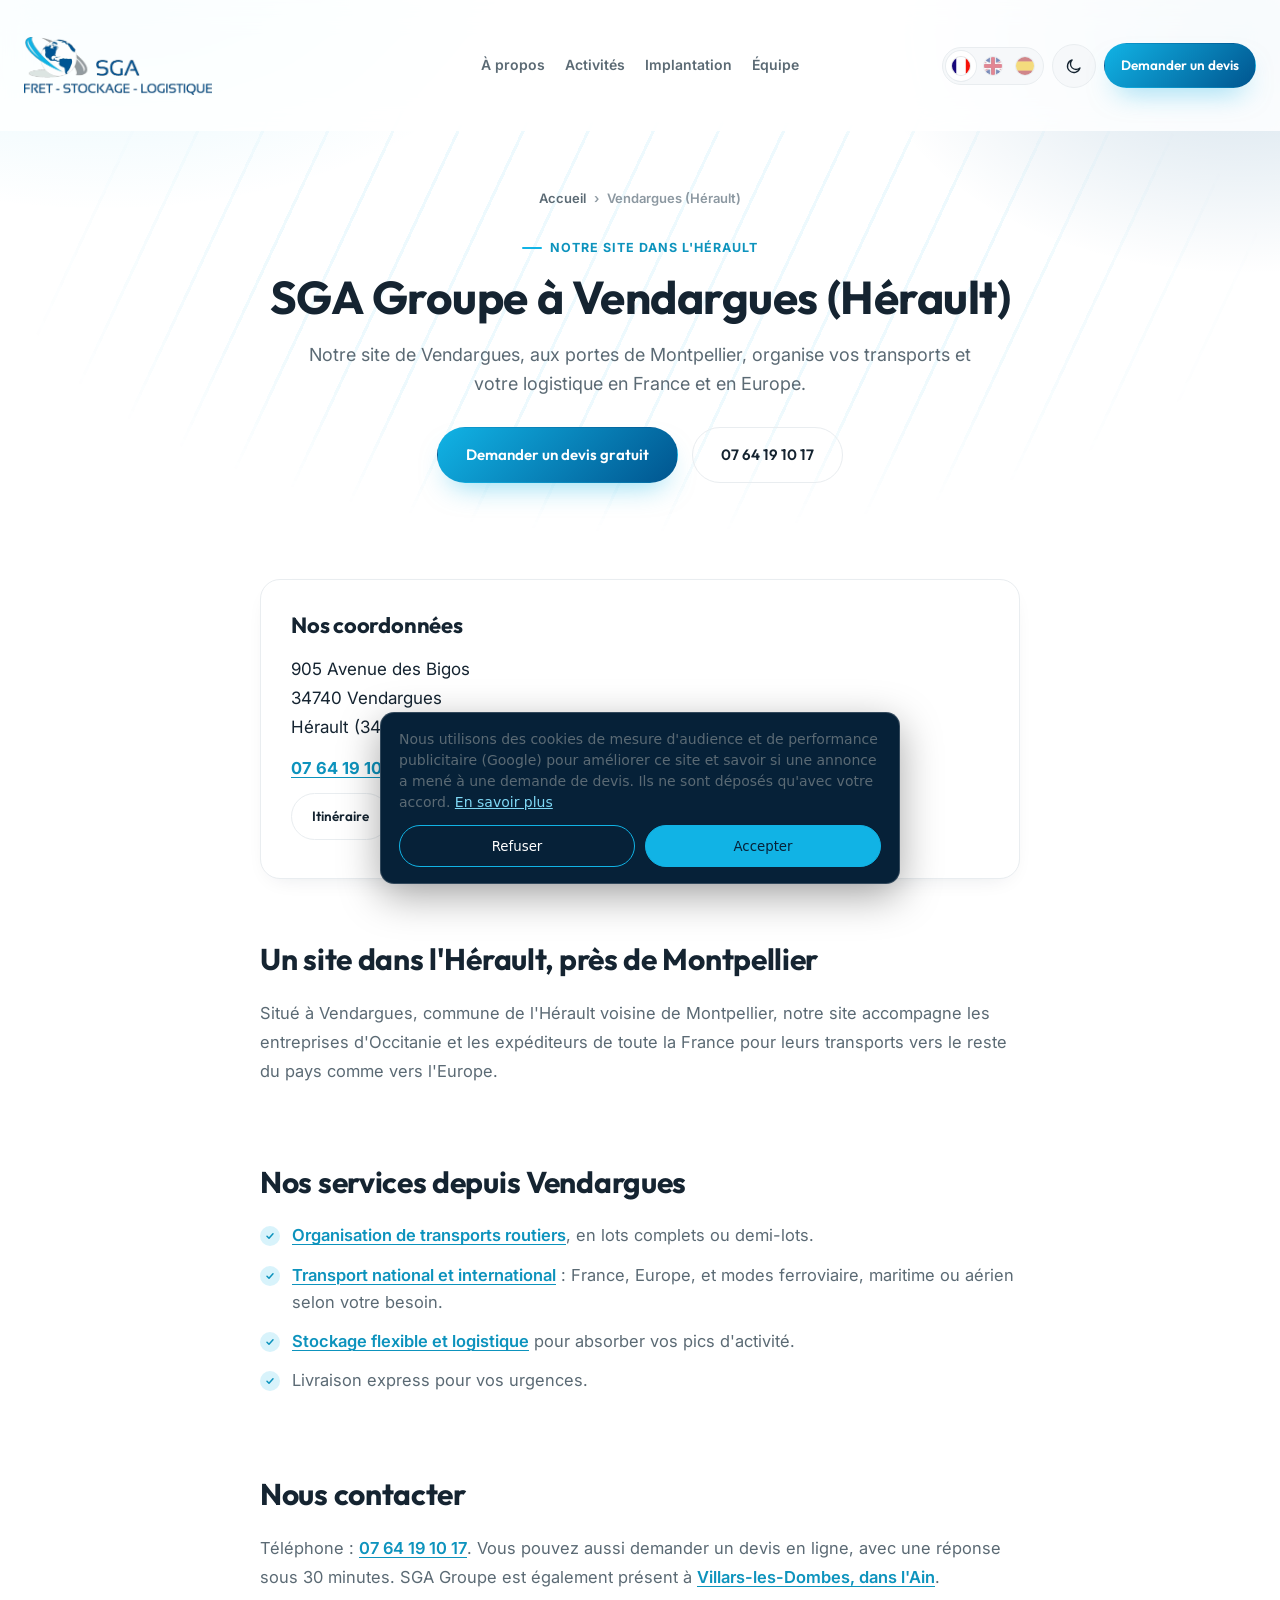
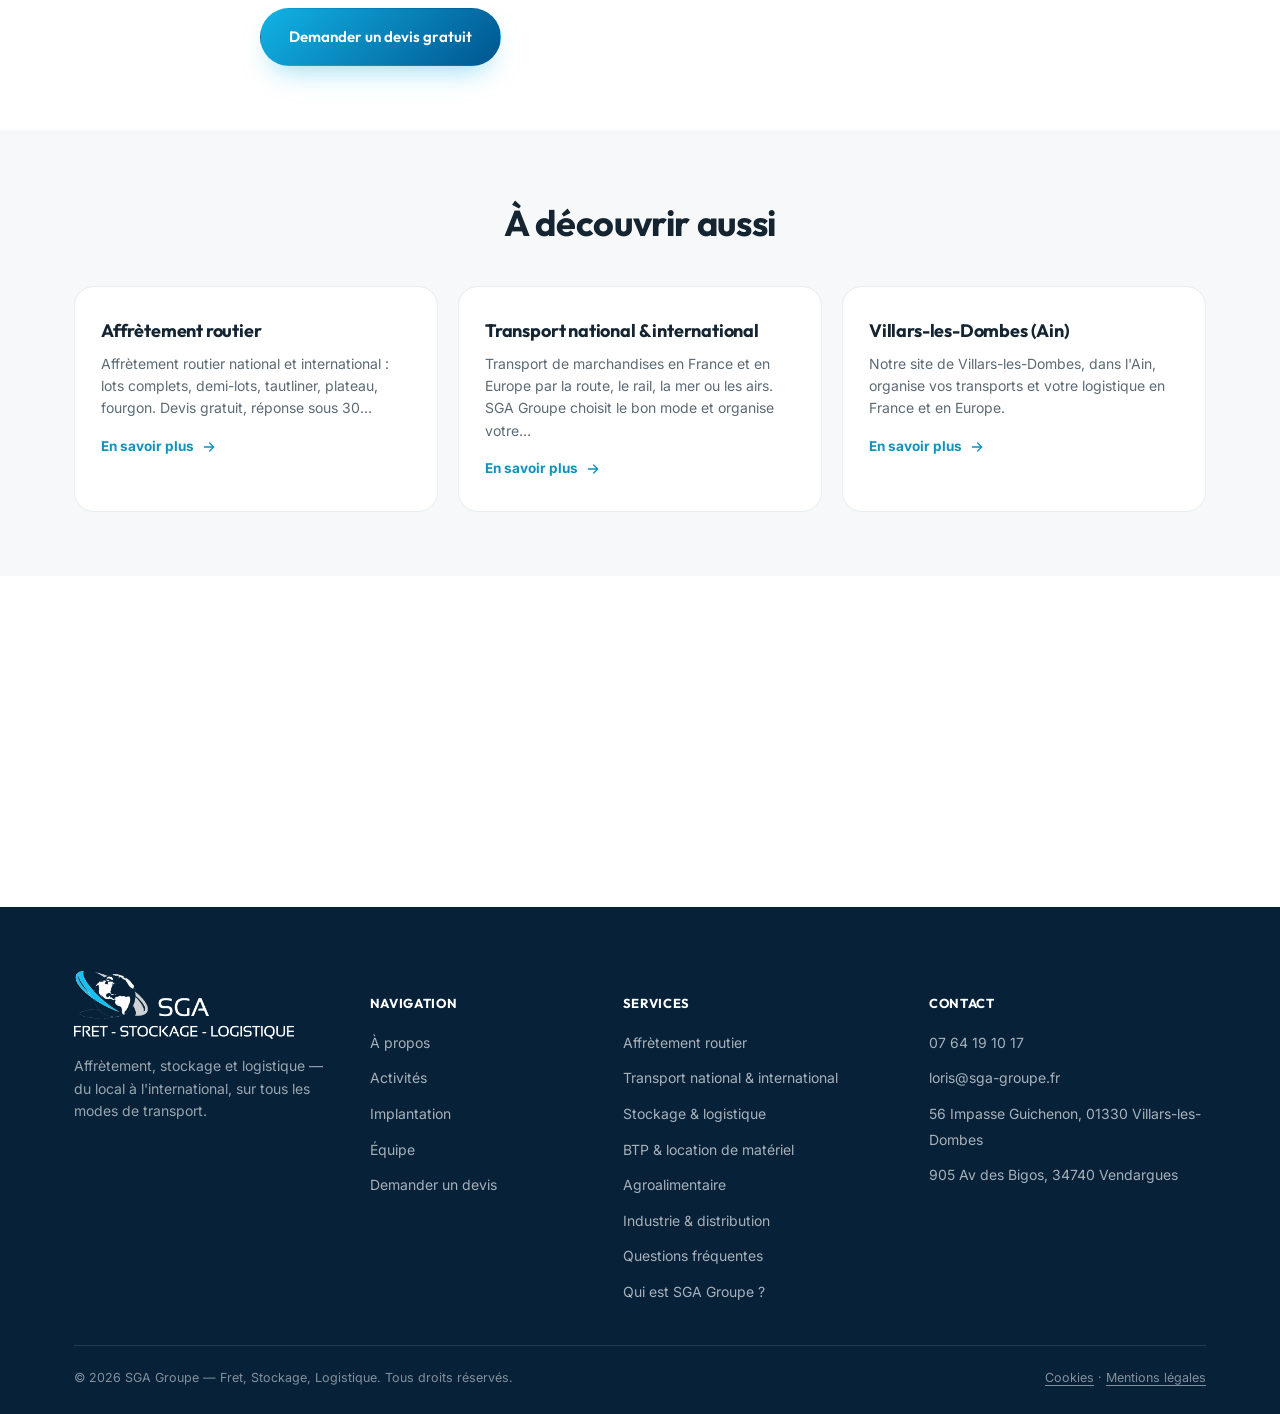
<file: transport-logistique-vendargues.html>
<!DOCTYPE html>

<html data-page="transport-logistique-vendargues" lang="fr">
<head>
<meta charset="utf-8"/>
<meta content="width=device-width, initial-scale=1" name="viewport"/>
<title>Transport et logistique à Vendargues (Hérault) | SGA Groupe</title>
<meta content="SGA Groupe à Vendargues, près de Montpellier (Hérault) : organisation de transport, logistique et stockage en France et en Europe. 905 Avenue des Bigos, 34740. Tél. 07 64 19 10 17." name="description"/>
<meta content="index, follow, max-image-preview:large" name="robots"/>
<meta content="SGA Groupe" name="author"/>
<meta content="#062138" name="theme-color"/>
<link href="https://sga-groupe.fr/transport-logistique-vendargues" rel="canonical"/>
<link href="/favicon.ico" rel="icon" sizes="48x48"/>
<link href="/favicon-192.png" rel="icon" sizes="192x192" type="image/png"/>
<link href="/apple-touch-icon.png" rel="apple-touch-icon"/>
<meta content="website" property="og:type"/>
<meta content="SGA Groupe" property="og:site_name"/>
<meta content="Transport et logistique à Vendargues (Hérault) | SGA Groupe" property="og:title"/>
<meta content="SGA Groupe à Vendargues, près de Montpellier (Hérault) : organisation de transport, logistique et stockage en France et en Europe. 905 Avenue des Bigos, 34740. Tél. 07 64 19 10 17." property="og:description"/>
<meta content="https://sga-groupe.fr/transport-logistique-vendargues" property="og:url"/>
<meta content="fr_FR" property="og:locale"/>
<meta content="https://sga-groupe.fr/og-image.jpg" property="og:image"/>
<meta content="1200" property="og:image:width"/>
<meta content="630" property="og:image:height"/>
<meta content="summary_large_image" name="twitter:card"/>
<meta content="Transport et logistique à Vendargues (Hérault) | SGA Groupe" name="twitter:title"/>
<meta content="SGA Groupe à Vendargues, près de Montpellier (Hérault) : organisation de transport, logistique et stockage en France et en Europe. 905 Avenue des Bigos, 34740. Tél. 07 64 19 10 17." name="twitter:description"/>
<meta content="https://sga-groupe.fr/og-image.jpg" name="twitter:image"/>
<script type="application/ld+json">
{
 "@context": "https://schema.org",
 "@graph": [
  {
   "@type": "WebPage",
   "@id": "https://sga-groupe.fr/transport-logistique-vendargues#webpage",
   "url": "https://sga-groupe.fr/transport-logistique-vendargues",
   "name": "Transport et logistique à Vendargues (Hérault) | SGA Groupe",
   "description": "SGA Groupe à Vendargues, près de Montpellier (Hérault) : organisation de transport, logistique et stockage en France et en Europe. 905 Avenue des Bigos, 34740. Tél. 07 64 19 10 17.",
   "isPartOf": {
    "@id": "https://sga-groupe.fr/#website"
   },
   "about": {
    "@id": "https://sga-groupe.fr/#organization"
   },
   "inLanguage": "fr-FR",
   "breadcrumb": {
    "@id": "https://sga-groupe.fr/transport-logistique-vendargues#breadcrumb"
   },
   "mainEntity": {
    "@id": "https://sga-groupe.fr/#vendargues"
   }
  },
  {
   "@type": "BreadcrumbList",
   "itemListElement": [
    {
     "@type": "ListItem",
     "position": 1,
     "name": "Accueil",
     "item": "https://sga-groupe.fr/"
    },
    {
     "@type": "ListItem",
     "position": 2,
     "name": "Vendargues (Hérault)",
     "item": "https://sga-groupe.fr/transport-logistique-vendargues"
    }
   ],
   "@id": "https://sga-groupe.fr/transport-logistique-vendargues#breadcrumb"
  },
  {
   "@type": "LocalBusiness",
   "@id": "https://sga-groupe.fr/#vendargues",
   "name": "SGA Groupe — Vendargues",
   "url": "https://sga-groupe.fr/transport-logistique-vendargues",
   "image": "https://sga-groupe.fr/og-image.jpg",
   "telephone": "+33764191017",
   "parentOrganization": {
    "@id": "https://sga-groupe.fr/#organization"
   },
   "address": {
    "@type": "PostalAddress",
    "streetAddress": "905 Avenue des Bigos",
    "postalCode": "34740",
    "addressLocality": "Vendargues",
    "addressRegion": "Occitanie",
    "addressCountry": "FR"
   }
  }
 ]
}
</script>
<script>try{var t=localStorage.getItem("sga-theme");if(t){document.documentElement.setAttribute("data-theme",t);}}catch(e){}try{var l=localStorage.getItem("sga-lang");if(l==="en"||l==="es"){var d=document.documentElement;d.setAttribute("lang",l);d.setAttribute("data-lang-pending","1");setTimeout(function(){d.removeAttribute("data-lang-pending");},2500);}}catch(e){}</script>
<style>html[data-lang-pending] body{visibility:hidden}</style>
<link href="https://fonts.googleapis.com" rel="preconnect"/>
<link crossorigin="" href="https://fonts.gstatic.com" rel="preconnect"/>
<link rel="preload" as="style" href="https://fonts.googleapis.com/css2?family=Inter:wght@400;500;600;700&amp;family=Outfit:wght@500;600;700;800&amp;display=swap" onload="this.onload=null;this.rel='stylesheet'"><noscript><link rel="stylesheet" href="https://fonts.googleapis.com/css2?family=Inter:wght@400;500;600;700&amp;family=Outfit:wght@500;600;700;800&amp;display=swap"></noscript>
<link href="style.css?v=20261029" rel="stylesheet"/>
<script>window.dataLayer=window.dataLayer||[];function gtag(){dataLayer.push(arguments);}gtag('consent','default',{ad_storage:'denied',ad_user_data:'denied',ad_personalization:'denied',analytics_storage:'denied',wait_for_update:500});try{var c=JSON.parse(localStorage.getItem('sga-consent')||'null');if(c&&c.v==='granted'){gtag('consent','update',{ad_storage:'granted',ad_user_data:'granted',ad_personalization:'granted',analytics_storage:'granted'});}}catch(e){}gtag('js',new Date());gtag('config','G-9LJT3M2RM1');</script>
<script async="" src="https://www.googletagmanager.com/gtag/js?id=G-9LJT3M2RM1"></script>
</head>
<body>
<header id="site-header">
<div class="wrap nav-inner">
<a aria-label="SGA Groupe — accueil" class="brand" href="./">
<img alt="SGA Groupe" class="brand-light" src="logo-sga-groupe.webp" width="1568" height="485"/>
<img alt="SGA Groupe" class="brand-dark" src="logo-sga-groupe-blanc.webp" width="1568" height="485"/>
</a>
<nav class="main-nav" id="mainNav">
<a data-i18n="nav.about" href="./#apropos">À propos</a>
<a data-i18n="nav.activities" href="./#activites">Activités</a>
<a data-i18n="nav.implantation" href="./#implantation">Implantation</a>
<a data-i18n="nav.team" href="./#equipe">Équipe</a>
<a class="nav-devis-link" data-i18n="cta.quote" href="./#devis">Demander un devis</a>
<div class="nav-mobile-extra">
<a aria-label="LinkedIn SGA Groupe" class="icon-btn linkedin-link" href="https://www.linkedin.com/company/sga-transport/" rel="noopener" target="_blank">
<svg aria-hidden="true" viewbox="0 0 24 24"><rect fill="#0A66C2" height="24" rx="5" width="24"></rect><path d="M7.6 9.3H4.9V19h2.7V9.3ZM6.25 5.02a1.57 1.57 0 1 0 0 3.14 1.57 1.57 0 0 0 0-3.14ZM19.5 19h-2.69v-5.1c0-1.22-.02-2.78-1.7-2.78-1.7 0-1.96 1.33-1.96 2.7V19H10.46V9.3h2.58v1.32h.04c.36-.68 1.24-1.4 2.56-1.4 2.74 0 3.82 1.8 3.82 4.4V19Z" fill="#fff"></path></svg>
</a>
</div>
</nav>
<div class="header-actions">
<a aria-label="LinkedIn SGA Groupe" class="icon-btn linkedin-link" href="https://www.linkedin.com/company/sga-transport/" rel="noopener" target="_blank">
<svg aria-hidden="true" viewbox="0 0 24 24"><rect fill="#0A66C2" height="24" rx="5" width="24"></rect><path d="M7.6 9.3H4.9V19h2.7V9.3ZM6.25 5.02a1.57 1.57 0 1 0 0 3.14 1.57 1.57 0 0 0 0-3.14ZM19.5 19h-2.69v-5.1c0-1.22-.02-2.78-1.7-2.78-1.7 0-1.96 1.33-1.96 2.7V19H10.46V9.3h2.58v1.32h.04c.36-.68 1.24-1.4 2.56-1.4 2.74 0 3.82 1.8 3.82 4.4V19Z" fill="#fff"></path></svg>
</a>
<div class="lang-switch" id="langSwitchDesktop">
<button aria-label="Français" class="lang-btn active" data-lang="fr" title="Français" type="button"><img alt="Français" draggable="false" src="drapeau-fr.webp" width="180" height="118"/></button>
<button aria-label="English" class="lang-btn" data-lang="en" title="English" type="button"><img alt="English" draggable="false" src="drapeau-en.webp" width="180" height="90"/></button>
<button aria-label="Español" class="lang-btn" data-lang="es" title="Español" type="button"><img alt="Español" draggable="false" src="drapeau-es.webp" width="180" height="118"/></button>
</div>
<button aria-label="Changer de thème" class="theme-toggle" id="themeToggle" type="button">
<svg class="moon" fill="none" stroke="currentColor" stroke-linecap="round" stroke-linejoin="round" stroke-width="1.8" viewbox="0 0 24 24"><path d="M20 14.5A8.5 8.5 0 1 1 9.5 4a7 7 0 0 0 10.5 10.5Z"></path></svg>
<svg class="sun" fill="none" stroke="currentColor" stroke-linecap="round" stroke-linejoin="round" stroke-width="1.8" viewbox="0 0 24 24"><circle cx="12" cy="12" r="4.2"></circle><path d="M12 2.5v2.6M12 18.9v2.6M4.9 4.9l1.9 1.9M17.2 17.2l1.9 1.9M2.5 12h2.6M18.9 12h2.6M4.9 19.1l1.9-1.9M17.2 6.8l1.9-1.9"></path></svg>
</button>
<a class="btn btn-primary btn-sm" data-i18n="cta.quote" href="./#devis">Demander un devis</a>
<button aria-label="Menu" class="burger" id="burger" type="button">
<svg fill="none" stroke="currentColor" stroke-linecap="round" stroke-width="1.8" viewbox="0 0 24 24"><path d="M3 6h18M3 12h18M3 18h18"></path></svg>
</button>
</div>
</div>
</header>
<main>
<section class="page-hero bg-motif"><div class="wrap"><nav aria-label="Fil d'Ariane" class="crumbs" data-t-aria="f88bcab7"><a data-t="74fe31b5" href="./">Accueil</a><span aria-hidden="true" data-t="37705c7c">›</span><span aria-current="page" data-t="3f27763b">Vendargues (Hérault)</span></nav><span class="eyebrow" data-t="3c7d4b8b" style="justify-content:center;">Notre site dans l'Hérault</span><h1 data-t="2221e410">SGA Groupe à Vendargues (Hérault)</h1><p class="lead" data-t="58bb187a">Notre site de Vendargues, aux portes de Montpellier, organise vos transports et votre logistique en France et en Europe.</p><div class="hero-actions"><a class="btn btn-primary" data-t="c64a0bbd" href="./#devis">Demander un devis gratuit</a><a class="btn btn-ghost" href="tel:+33764191017">07 64 19 10 17</a></div></div></section>
<section class="page-section tight"><div class="wrap"><div class="prose"><div class="address-card"><h2 data-t="9b6a8c80">Nos coordonnées</h2><address data-t="1600631f">905 Avenue des Bigos<br/>34740 Vendargues<br/>Hérault (34)</address><p><a href="tel:+33764191017">07 64 19 10 17</a></p><p data-t="aa3166ea"><a class="btn btn-ghost btn-sm" href="https://www.google.com/maps/search/?api=1&amp;query=905+Avenue+des+Bigos+34740+Vendargues" rel="noopener" target="_blank">Itinéraire</a></p></div></div></div></section>
<section class="page-section"><div class="wrap"><div class="prose"><h2 data-t="da50781b">Un site dans l'Hérault, près de Montpellier</h2><p data-t="230adfe1">Situé à Vendargues, commune de l'Hérault voisine de Montpellier, notre site accompagne les entreprises d'Occitanie et les expéditeurs de toute la France pour leurs transports vers le reste du pays comme vers l'Europe.</p></div></div></section>
<section class="page-section"><div class="wrap"><div class="prose"><h2 data-t="dcd652d8">Nos services depuis Vendargues</h2><ul><li data-t="58e5acda"><a href="affretement-routier">Organisation de transports routiers</a>, en lots complets ou demi-lots.</li><li data-t="c452ce85"><a href="transport-national-international">Transport national et international</a> : France, Europe, et modes ferroviaire, maritime ou aérien selon votre besoin.</li><li data-t="47e1d947"><a href="stockage-logistique">Stockage flexible et logistique</a> pour absorber vos pics d'activité.</li><li data-t="c10b1dde">Livraison express pour vos urgences.</li></ul></div></div></section>
<section class="page-section"><div class="wrap"><div class="prose"><h2 data-t="c552303a">Nous contacter</h2><p data-t="6921b980">Téléphone : <a href="tel:+33764191017">07 64 19 10 17</a>. Vous pouvez aussi demander un devis en ligne, avec une réponse sous 30 minutes. SGA Groupe est également présent à <a href="transport-logistique-villars-les-dombes">Villars-les-Dombes, dans l'Ain</a>.</p><p data-t="d3c0bdb0"><a class="btn btn-primary" href="./#devis">Demander un devis gratuit</a></p></div></div></section>
<section class="page-section tight soft"><div class="wrap"><div class="section-head center"><h2 data-t="01024deb">À découvrir aussi</h2></div><div class="svc-grid"><a class="card svc-card" href="affretement-routier"><h3 data-t="cf623835">Affrètement routier</h3><p data-t="b5e5d39a">Affrètement routier national et international : lots complets, demi-lots, tautliner, plateau, fourgon. Devis gratuit, réponse sous 30…</p><span class="svc-more"><span data-t="cec0cd69">En savoir plus</span><svg aria-hidden="true" fill="none" stroke="currentColor" stroke-linecap="round" stroke-linejoin="round" stroke-width="2" viewbox="0 0 24 24"><path d="M5 12h14M13 6l6 6-6 6"></path></svg></span></a><a class="card svc-card" href="transport-national-international"><h3 data-t="8340d2f0">Transport national &amp; international</h3><p data-t="72ad6087">Transport de marchandises en France et en Europe par la route, le rail, la mer ou les airs. SGA Groupe choisit le bon mode et organise votre…</p><span class="svc-more"><span data-t="cec0cd69">En savoir plus</span><svg aria-hidden="true" fill="none" stroke="currentColor" stroke-linecap="round" stroke-linejoin="round" stroke-width="2" viewbox="0 0 24 24"><path d="M5 12h14M13 6l6 6-6 6"></path></svg></span></a><a class="card svc-card" href="transport-logistique-villars-les-dombes"><h3 data-t="6d21be30">Villars-les-Dombes (Ain)</h3><p data-t="96c396cf">Notre site de Villars-les-Dombes, dans l'Ain, organise vos transports et votre logistique en France et en Europe.</p><span class="svc-more"><span data-t="cec0cd69">En savoir plus</span><svg aria-hidden="true" fill="none" stroke="currentColor" stroke-linecap="round" stroke-linejoin="round" stroke-width="2" viewbox="0 0 24 24"><path d="M5 12h14M13 6l6 6-6 6"></path></svg></span></a></div></div></section>
<!-- ================= CTA BAND ================= -->
<section class="section" style="padding-top:0;">
<div class="wrap">
<div class="cta-band reveal">
<div>
<h2 data-i18n="cta.title">Prêt à optimiser votre transport ?</h2>
<p data-i18n="cta.text">Un devis clair, une équipe réactive, un interlocuteur dédié à chaque étape.</p>
</div>
<div>
<div class="cta-actions">
<a class="btn btn-primary" data-i18n="cta.quote" href="./#devis">Demander un devis</a>
<a class="btn btn-outline-light" href="tel:+33764191017">07 64 19 10 17</a>
</div>
<div class="cta-reassurance">
<svg fill="none" stroke="currentColor" stroke-linecap="round" stroke-linejoin="round" stroke-width="2" viewbox="0 0 24 24"><circle cx="12" cy="12" r="9"></circle><path d="M12 7v5l3.5 2"></path></svg>
<span data-i18n="hero.fastReply">Réponse sous 30 minutes</span>
</div>
</div>
</div>
</div>
</section>
</main>
<footer>
<div class="wrap">
<div class="footer-grid">
<div class="footer-brand">
<img alt="SGA Groupe" loading="lazy" src="logo-sga-groupe-blanc.webp" width="1568" height="485"/>
<p data-i18n="footer.tagline">Affrètement, stockage et logistique — du local à l'international, sur tous les modes de transport.</p>
</div>
<div>
<h5 data-i18n="footer.navTitle">Navigation</h5>
<ul>
<li><a data-i18n="nav.about" href="./#apropos">À propos</a></li>
<li><a data-i18n="nav.activities" href="./#activites">Activités</a></li>
<li><a data-i18n="nav.implantation" href="./#implantation">Implantation</a></li>
<li><a data-i18n="nav.team" href="./#equipe">Équipe</a></li>
<li><a data-i18n="cta.quote" href="./#devis">Demander un devis</a></li>
</ul>
</div>
<div>
<h5 data-i18n="footer.servicesTitle">Services</h5>
<ul>
<li><a data-i18n="footer.svc.affretement" href="affretement-routier">Affrètement routier</a></li>
<li><a data-i18n="footer.svc.transport" href="transport-national-international">Transport national &amp; international</a></li>
<li><a data-i18n="footer.svc.stockage" href="stockage-logistique">Stockage &amp; logistique</a></li>
<li><a data-i18n="footer.svc.btp" href="transport-btp-location-materiel">BTP &amp; location de matériel</a></li>
<li><a data-i18n="footer.svc.agro" href="transport-agroalimentaire">Agroalimentaire</a></li>
<li><a data-i18n="footer.svc.ind" href="transport-industrie-distribution">Industrie &amp; distribution</a></li>
<li><a data-i18n="footer.svc.faq" href="faq">Questions fréquentes</a></li>
<li><a data-i18n="footer.svc.about" href="a-propos-sga-groupe">Qui est SGA Groupe ?</a></li>
</ul>
</div>
<div>
<h5 data-i18n="footer.contactTitle">Contact</h5>
<ul>
<li><a href="tel:+33764191017">07 64 19 10 17</a></li>
<li><a href="mailto:loris@sga-groupe.fr">loris@sga-groupe.fr</a></li>
<li><a href="transport-logistique-villars-les-dombes">56 Impasse Guichenon, 01330 Villars-les-Dombes</a></li>
<li><a href="transport-logistique-vendargues">905 Av des Bigos, 34740 Vendargues</a></li>
</ul>
</div>
</div>
<div class="footer-bottom">
<span>© <span id="year"></span> <span data-i18n="footer.rights">SGA Groupe — Fret, Stockage, Logistique. Tous droits réservés.</span></span>
<span class="footer-legal"><a data-i18n="footer.legal" href="mentions-legales">Mentions légales</a></span>
</div>
</div>
</footer>
<script defer="" src="tracking.js?v=20261029"></script>
<script defer="" src="page.js?v=20261029"></script>
</body>
</html>
</file>
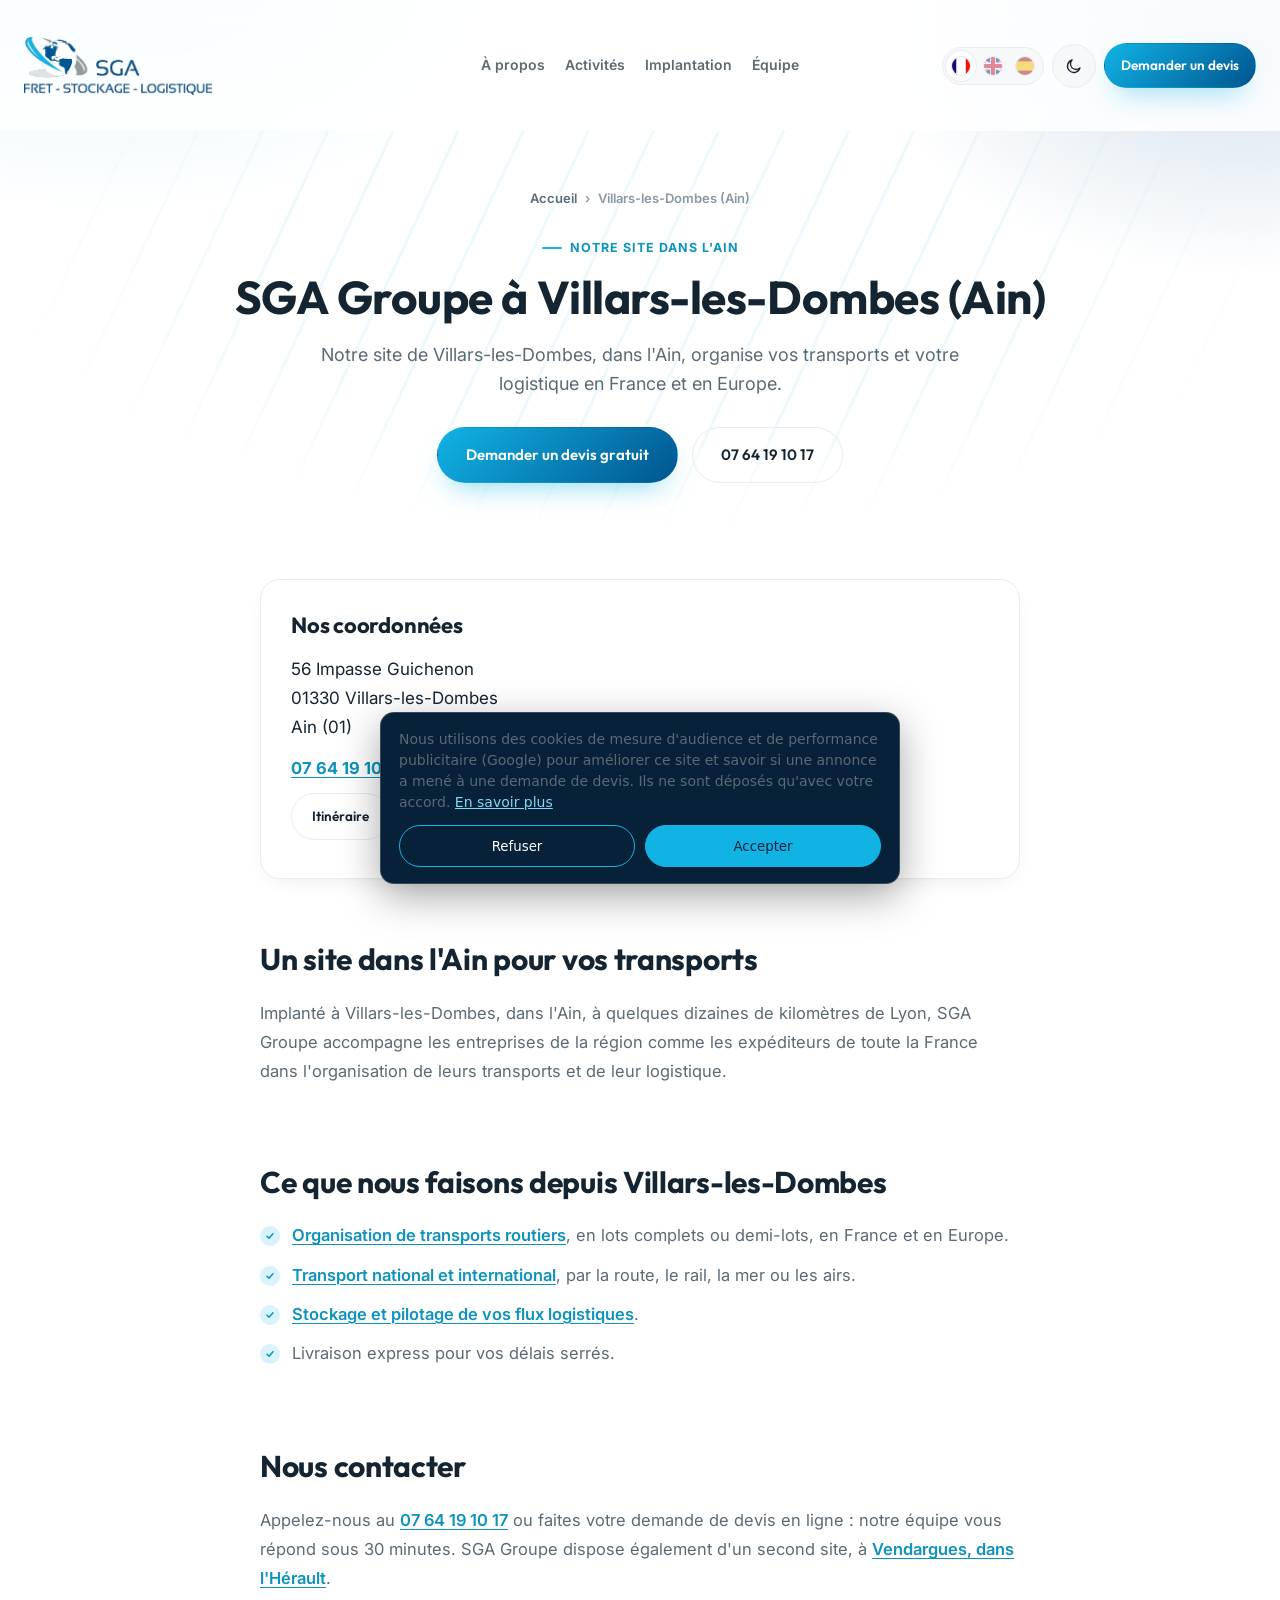
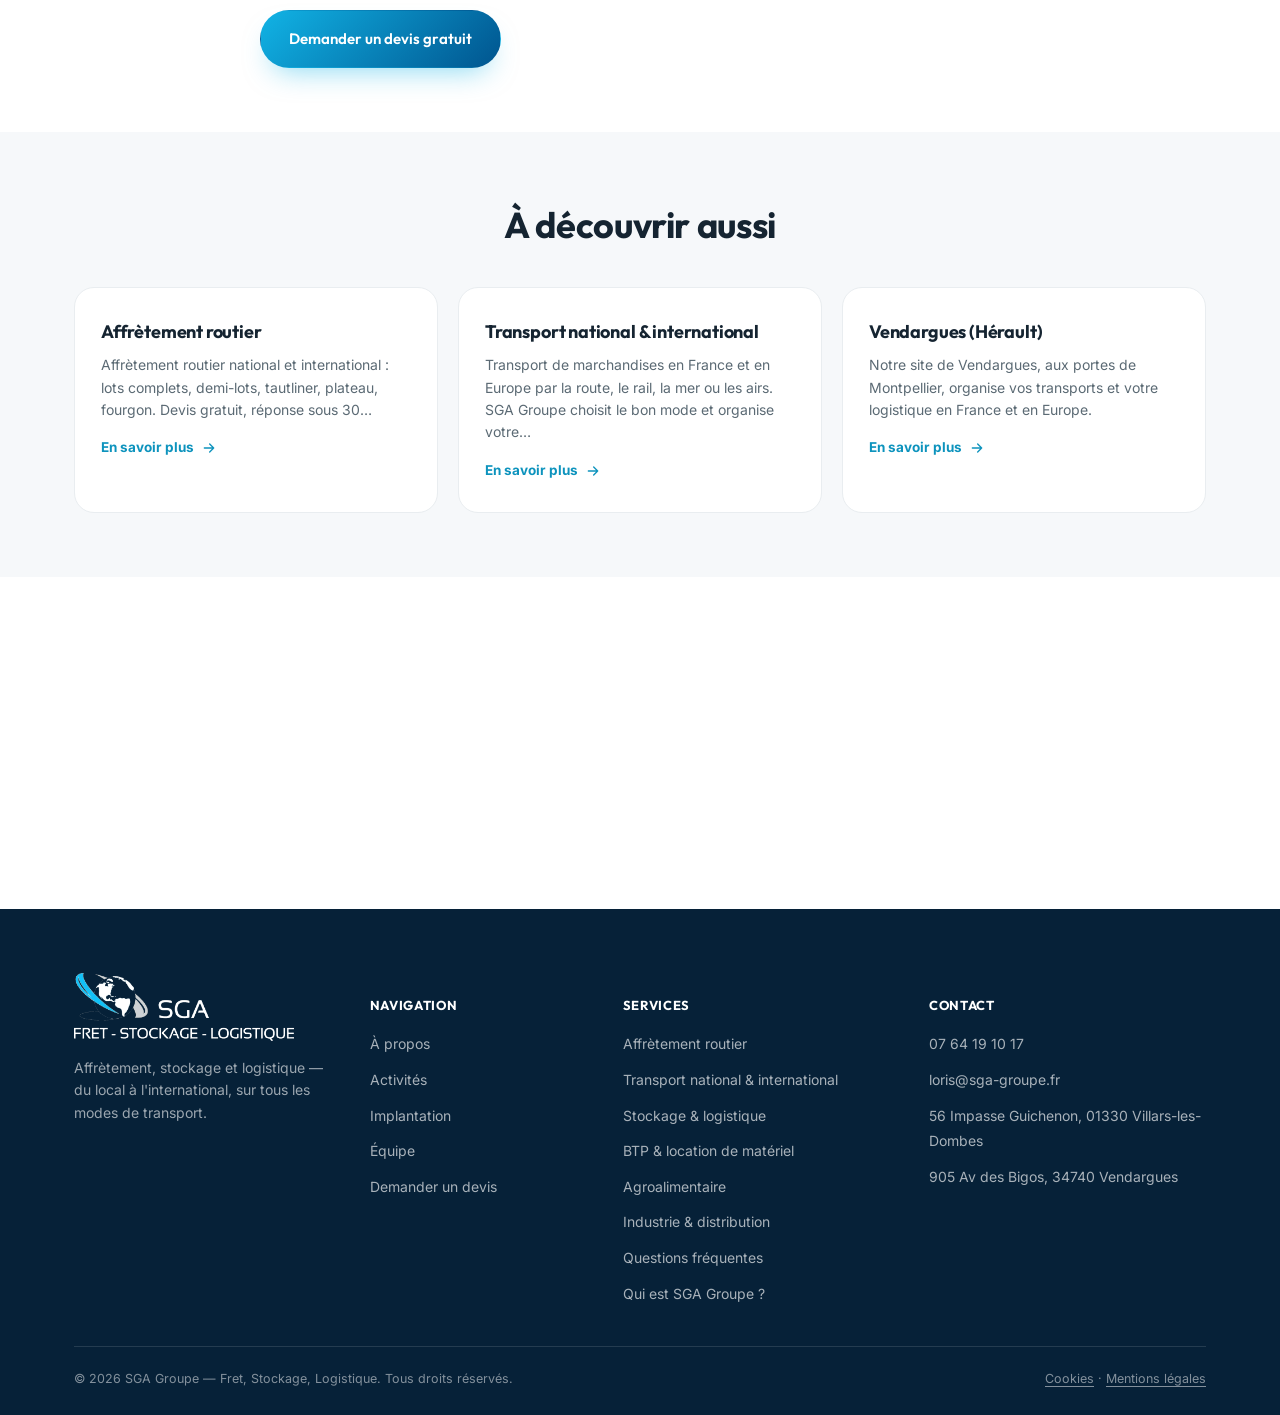
<file: transport-logistique-villars-les-dombes.html>
<!DOCTYPE html>

<html data-page="transport-logistique-villars-les-dombes" lang="fr">
<head>
<meta charset="utf-8"/>
<meta content="width=device-width, initial-scale=1" name="viewport"/>
<title>Transport et logistique à Villars-les-Dombes (Ain) | SGA Groupe</title>
<meta content="SGA Groupe à Villars-les-Dombes (Ain) : organisation de transport, logistique et stockage en France et en Europe. 56 Impasse Guichenon, 01330. Tél. 07 64 19 10 17." name="description"/>
<meta content="index, follow, max-image-preview:large" name="robots"/>
<meta content="SGA Groupe" name="author"/>
<meta content="#062138" name="theme-color"/>
<link href="https://sga-groupe.fr/transport-logistique-villars-les-dombes" rel="canonical"/>
<link href="/favicon.ico" rel="icon" sizes="48x48"/>
<link href="/favicon-192.png" rel="icon" sizes="192x192" type="image/png"/>
<link href="/apple-touch-icon.png" rel="apple-touch-icon"/>
<meta content="website" property="og:type"/>
<meta content="SGA Groupe" property="og:site_name"/>
<meta content="Transport et logistique à Villars-les-Dombes (Ain) | SGA Groupe" property="og:title"/>
<meta content="SGA Groupe à Villars-les-Dombes (Ain) : organisation de transport, logistique et stockage en France et en Europe. 56 Impasse Guichenon, 01330. Tél. 07 64 19 10 17." property="og:description"/>
<meta content="https://sga-groupe.fr/transport-logistique-villars-les-dombes" property="og:url"/>
<meta content="fr_FR" property="og:locale"/>
<meta content="https://sga-groupe.fr/og-image.jpg" property="og:image"/>
<meta content="1200" property="og:image:width"/>
<meta content="630" property="og:image:height"/>
<meta content="summary_large_image" name="twitter:card"/>
<meta content="Transport et logistique à Villars-les-Dombes (Ain) | SGA Groupe" name="twitter:title"/>
<meta content="SGA Groupe à Villars-les-Dombes (Ain) : organisation de transport, logistique et stockage en France et en Europe. 56 Impasse Guichenon, 01330. Tél. 07 64 19 10 17." name="twitter:description"/>
<meta content="https://sga-groupe.fr/og-image.jpg" name="twitter:image"/>
<script type="application/ld+json">
{
 "@context": "https://schema.org",
 "@graph": [
  {
   "@type": "WebPage",
   "@id": "https://sga-groupe.fr/transport-logistique-villars-les-dombes#webpage",
   "url": "https://sga-groupe.fr/transport-logistique-villars-les-dombes",
   "name": "Transport et logistique à Villars-les-Dombes (Ain) | SGA Groupe",
   "description": "SGA Groupe à Villars-les-Dombes (Ain) : organisation de transport, logistique et stockage en France et en Europe. 56 Impasse Guichenon, 01330. Tél. 07 64 19 10 17.",
   "isPartOf": {
    "@id": "https://sga-groupe.fr/#website"
   },
   "about": {
    "@id": "https://sga-groupe.fr/#organization"
   },
   "inLanguage": "fr-FR",
   "breadcrumb": {
    "@id": "https://sga-groupe.fr/transport-logistique-villars-les-dombes#breadcrumb"
   },
   "mainEntity": {
    "@id": "https://sga-groupe.fr/#villars-les-dombes"
   }
  },
  {
   "@type": "BreadcrumbList",
   "itemListElement": [
    {
     "@type": "ListItem",
     "position": 1,
     "name": "Accueil",
     "item": "https://sga-groupe.fr/"
    },
    {
     "@type": "ListItem",
     "position": 2,
     "name": "Villars-les-Dombes (Ain)",
     "item": "https://sga-groupe.fr/transport-logistique-villars-les-dombes"
    }
   ],
   "@id": "https://sga-groupe.fr/transport-logistique-villars-les-dombes#breadcrumb"
  },
  {
   "@type": "LocalBusiness",
   "@id": "https://sga-groupe.fr/#villars-les-dombes",
   "name": "SGA Groupe — Villars-les-Dombes",
   "url": "https://sga-groupe.fr/transport-logistique-villars-les-dombes",
   "image": "https://sga-groupe.fr/og-image.jpg",
   "telephone": "+33764191017",
   "parentOrganization": {
    "@id": "https://sga-groupe.fr/#organization"
   },
   "address": {
    "@type": "PostalAddress",
    "streetAddress": "56 Impasse Guichenon",
    "postalCode": "01330",
    "addressLocality": "Villars-les-Dombes",
    "addressRegion": "Auvergne-Rhône-Alpes",
    "addressCountry": "FR"
   }
  }
 ]
}
</script>
<script>try{var t=localStorage.getItem("sga-theme");if(t){document.documentElement.setAttribute("data-theme",t);}}catch(e){}try{var l=localStorage.getItem("sga-lang");if(l==="en"||l==="es"){var d=document.documentElement;d.setAttribute("lang",l);d.setAttribute("data-lang-pending","1");setTimeout(function(){d.removeAttribute("data-lang-pending");},2500);}}catch(e){}</script>
<style>html[data-lang-pending] body{visibility:hidden}</style>
<link href="https://fonts.googleapis.com" rel="preconnect"/>
<link crossorigin="" href="https://fonts.gstatic.com" rel="preconnect"/>
<link rel="preload" as="style" href="https://fonts.googleapis.com/css2?family=Inter:wght@400;500;600;700&amp;family=Outfit:wght@500;600;700;800&amp;display=swap" onload="this.onload=null;this.rel='stylesheet'"><noscript><link rel="stylesheet" href="https://fonts.googleapis.com/css2?family=Inter:wght@400;500;600;700&amp;family=Outfit:wght@500;600;700;800&amp;display=swap"></noscript>
<link href="style.css?v=20261029" rel="stylesheet"/>
<script>window.dataLayer=window.dataLayer||[];function gtag(){dataLayer.push(arguments);}gtag('consent','default',{ad_storage:'denied',ad_user_data:'denied',ad_personalization:'denied',analytics_storage:'denied',wait_for_update:500});try{var c=JSON.parse(localStorage.getItem('sga-consent')||'null');if(c&&c.v==='granted'){gtag('consent','update',{ad_storage:'granted',ad_user_data:'granted',ad_personalization:'granted',analytics_storage:'granted'});}}catch(e){}gtag('js',new Date());gtag('config','G-9LJT3M2RM1');</script>
<script async="" src="https://www.googletagmanager.com/gtag/js?id=G-9LJT3M2RM1"></script>
</head>
<body>
<header id="site-header">
<div class="wrap nav-inner">
<a aria-label="SGA Groupe — accueil" class="brand" href="./">
<img alt="SGA Groupe" class="brand-light" src="logo-sga-groupe.webp" width="1568" height="485"/>
<img alt="SGA Groupe" class="brand-dark" src="logo-sga-groupe-blanc.webp" width="1568" height="485"/>
</a>
<nav class="main-nav" id="mainNav">
<a data-i18n="nav.about" href="./#apropos">À propos</a>
<a data-i18n="nav.activities" href="./#activites">Activités</a>
<a data-i18n="nav.implantation" href="./#implantation">Implantation</a>
<a data-i18n="nav.team" href="./#equipe">Équipe</a>
<a class="nav-devis-link" data-i18n="cta.quote" href="./#devis">Demander un devis</a>
<div class="nav-mobile-extra">
<a aria-label="LinkedIn SGA Groupe" class="icon-btn linkedin-link" href="https://www.linkedin.com/company/sga-transport/" rel="noopener" target="_blank">
<svg aria-hidden="true" viewbox="0 0 24 24"><rect fill="#0A66C2" height="24" rx="5" width="24"></rect><path d="M7.6 9.3H4.9V19h2.7V9.3ZM6.25 5.02a1.57 1.57 0 1 0 0 3.14 1.57 1.57 0 0 0 0-3.14ZM19.5 19h-2.69v-5.1c0-1.22-.02-2.78-1.7-2.78-1.7 0-1.96 1.33-1.96 2.7V19H10.46V9.3h2.58v1.32h.04c.36-.68 1.24-1.4 2.56-1.4 2.74 0 3.82 1.8 3.82 4.4V19Z" fill="#fff"></path></svg>
</a>
</div>
</nav>
<div class="header-actions">
<a aria-label="LinkedIn SGA Groupe" class="icon-btn linkedin-link" href="https://www.linkedin.com/company/sga-transport/" rel="noopener" target="_blank">
<svg aria-hidden="true" viewbox="0 0 24 24"><rect fill="#0A66C2" height="24" rx="5" width="24"></rect><path d="M7.6 9.3H4.9V19h2.7V9.3ZM6.25 5.02a1.57 1.57 0 1 0 0 3.14 1.57 1.57 0 0 0 0-3.14ZM19.5 19h-2.69v-5.1c0-1.22-.02-2.78-1.7-2.78-1.7 0-1.96 1.33-1.96 2.7V19H10.46V9.3h2.58v1.32h.04c.36-.68 1.24-1.4 2.56-1.4 2.74 0 3.82 1.8 3.82 4.4V19Z" fill="#fff"></path></svg>
</a>
<div class="lang-switch" id="langSwitchDesktop">
<button aria-label="Français" class="lang-btn active" data-lang="fr" title="Français" type="button"><img alt="Français" draggable="false" src="drapeau-fr.webp" width="180" height="118"/></button>
<button aria-label="English" class="lang-btn" data-lang="en" title="English" type="button"><img alt="English" draggable="false" src="drapeau-en.webp" width="180" height="90"/></button>
<button aria-label="Español" class="lang-btn" data-lang="es" title="Español" type="button"><img alt="Español" draggable="false" src="drapeau-es.webp" width="180" height="118"/></button>
</div>
<button aria-label="Changer de thème" class="theme-toggle" id="themeToggle" type="button">
<svg class="moon" fill="none" stroke="currentColor" stroke-linecap="round" stroke-linejoin="round" stroke-width="1.8" viewbox="0 0 24 24"><path d="M20 14.5A8.5 8.5 0 1 1 9.5 4a7 7 0 0 0 10.5 10.5Z"></path></svg>
<svg class="sun" fill="none" stroke="currentColor" stroke-linecap="round" stroke-linejoin="round" stroke-width="1.8" viewbox="0 0 24 24"><circle cx="12" cy="12" r="4.2"></circle><path d="M12 2.5v2.6M12 18.9v2.6M4.9 4.9l1.9 1.9M17.2 17.2l1.9 1.9M2.5 12h2.6M18.9 12h2.6M4.9 19.1l1.9-1.9M17.2 6.8l1.9-1.9"></path></svg>
</button>
<a class="btn btn-primary btn-sm" data-i18n="cta.quote" href="./#devis">Demander un devis</a>
<button aria-label="Menu" class="burger" id="burger" type="button">
<svg fill="none" stroke="currentColor" stroke-linecap="round" stroke-width="1.8" viewbox="0 0 24 24"><path d="M3 6h18M3 12h18M3 18h18"></path></svg>
</button>
</div>
</div>
</header>
<main>
<section class="page-hero bg-motif"><div class="wrap"><nav aria-label="Fil d'Ariane" class="crumbs" data-t-aria="f88bcab7"><a data-t="74fe31b5" href="./">Accueil</a><span aria-hidden="true" data-t="37705c7c">›</span><span aria-current="page" data-t="6d21be30">Villars-les-Dombes (Ain)</span></nav><span class="eyebrow" data-t="4809d7bb" style="justify-content:center;">Notre site dans l'Ain</span><h1 data-t="309a72a1">SGA Groupe à Villars-les-Dombes (Ain)</h1><p class="lead" data-t="96c396cf">Notre site de Villars-les-Dombes, dans l'Ain, organise vos transports et votre logistique en France et en Europe.</p><div class="hero-actions"><a class="btn btn-primary" data-t="c64a0bbd" href="./#devis">Demander un devis gratuit</a><a class="btn btn-ghost" href="tel:+33764191017">07 64 19 10 17</a></div></div></section>
<section class="page-section tight"><div class="wrap"><div class="prose"><div class="address-card"><h2 data-t="9b6a8c80">Nos coordonnées</h2><address data-t="ba34dd68">56 Impasse Guichenon<br/>01330 Villars-les-Dombes<br/>Ain (01)</address><p><a href="tel:+33764191017">07 64 19 10 17</a></p><p data-t="aa3166ea"><a class="btn btn-ghost btn-sm" href="https://www.google.com/maps/search/?api=1&amp;query=56+Impasse+Guichenon+01330+Villars-les-Dombes" rel="noopener" target="_blank">Itinéraire</a></p></div></div></div></section>
<section class="page-section"><div class="wrap"><div class="prose"><h2 data-t="86832773">Un site dans l'Ain pour vos transports</h2><p data-t="9f39371b">Implanté à Villars-les-Dombes, dans l'Ain, à quelques dizaines de kilomètres de Lyon, SGA Groupe accompagne les entreprises de la région comme les expéditeurs de toute la France dans l'organisation de leurs transports et de leur logistique.</p></div></div></section>
<section class="page-section"><div class="wrap"><div class="prose"><h2 data-t="4032219e">Ce que nous faisons depuis Villars-les-Dombes</h2><ul><li data-t="9cc25c78"><a href="affretement-routier">Organisation de transports routiers</a>, en lots complets ou demi-lots, en France et en Europe.</li><li data-t="988c41c2"><a href="transport-national-international">Transport national et international</a>, par la route, le rail, la mer ou les airs.</li><li data-t="89b141a1"><a href="stockage-logistique">Stockage et pilotage de vos flux logistiques</a>.</li><li data-t="e65cc338">Livraison express pour vos délais serrés.</li></ul></div></div></section>
<section class="page-section"><div class="wrap"><div class="prose"><h2 data-t="c552303a">Nous contacter</h2><p data-t="9a81e12f">Appelez-nous au <a href="tel:+33764191017">07 64 19 10 17</a> ou faites votre demande de devis en ligne : notre équipe vous répond sous 30 minutes. SGA Groupe dispose également d'un second site, à <a href="transport-logistique-vendargues">Vendargues, dans l'Hérault</a>.</p><p data-t="d3c0bdb0"><a class="btn btn-primary" href="./#devis">Demander un devis gratuit</a></p></div></div></section>
<section class="page-section tight soft"><div class="wrap"><div class="section-head center"><h2 data-t="01024deb">À découvrir aussi</h2></div><div class="svc-grid"><a class="card svc-card" href="affretement-routier"><h3 data-t="cf623835">Affrètement routier</h3><p data-t="b5e5d39a">Affrètement routier national et international : lots complets, demi-lots, tautliner, plateau, fourgon. Devis gratuit, réponse sous 30…</p><span class="svc-more"><span data-t="cec0cd69">En savoir plus</span><svg aria-hidden="true" fill="none" stroke="currentColor" stroke-linecap="round" stroke-linejoin="round" stroke-width="2" viewbox="0 0 24 24"><path d="M5 12h14M13 6l6 6-6 6"></path></svg></span></a><a class="card svc-card" href="transport-national-international"><h3 data-t="8340d2f0">Transport national &amp; international</h3><p data-t="72ad6087">Transport de marchandises en France et en Europe par la route, le rail, la mer ou les airs. SGA Groupe choisit le bon mode et organise votre…</p><span class="svc-more"><span data-t="cec0cd69">En savoir plus</span><svg aria-hidden="true" fill="none" stroke="currentColor" stroke-linecap="round" stroke-linejoin="round" stroke-width="2" viewbox="0 0 24 24"><path d="M5 12h14M13 6l6 6-6 6"></path></svg></span></a><a class="card svc-card" href="transport-logistique-vendargues"><h3 data-t="3f27763b">Vendargues (Hérault)</h3><p data-t="58bb187a">Notre site de Vendargues, aux portes de Montpellier, organise vos transports et votre logistique en France et en Europe.</p><span class="svc-more"><span data-t="cec0cd69">En savoir plus</span><svg aria-hidden="true" fill="none" stroke="currentColor" stroke-linecap="round" stroke-linejoin="round" stroke-width="2" viewbox="0 0 24 24"><path d="M5 12h14M13 6l6 6-6 6"></path></svg></span></a></div></div></section>
<!-- ================= CTA BAND ================= -->
<section class="section" style="padding-top:0;">
<div class="wrap">
<div class="cta-band reveal">
<div>
<h2 data-i18n="cta.title">Prêt à optimiser votre transport ?</h2>
<p data-i18n="cta.text">Un devis clair, une équipe réactive, un interlocuteur dédié à chaque étape.</p>
</div>
<div>
<div class="cta-actions">
<a class="btn btn-primary" data-i18n="cta.quote" href="./#devis">Demander un devis</a>
<a class="btn btn-outline-light" href="tel:+33764191017">07 64 19 10 17</a>
</div>
<div class="cta-reassurance">
<svg fill="none" stroke="currentColor" stroke-linecap="round" stroke-linejoin="round" stroke-width="2" viewbox="0 0 24 24"><circle cx="12" cy="12" r="9"></circle><path d="M12 7v5l3.5 2"></path></svg>
<span data-i18n="hero.fastReply">Réponse sous 30 minutes</span>
</div>
</div>
</div>
</div>
</section>
</main>
<footer>
<div class="wrap">
<div class="footer-grid">
<div class="footer-brand">
<img alt="SGA Groupe" loading="lazy" src="logo-sga-groupe-blanc.webp" width="1568" height="485"/>
<p data-i18n="footer.tagline">Affrètement, stockage et logistique — du local à l'international, sur tous les modes de transport.</p>
</div>
<div>
<h5 data-i18n="footer.navTitle">Navigation</h5>
<ul>
<li><a data-i18n="nav.about" href="./#apropos">À propos</a></li>
<li><a data-i18n="nav.activities" href="./#activites">Activités</a></li>
<li><a data-i18n="nav.implantation" href="./#implantation">Implantation</a></li>
<li><a data-i18n="nav.team" href="./#equipe">Équipe</a></li>
<li><a data-i18n="cta.quote" href="./#devis">Demander un devis</a></li>
</ul>
</div>
<div>
<h5 data-i18n="footer.servicesTitle">Services</h5>
<ul>
<li><a data-i18n="footer.svc.affretement" href="affretement-routier">Affrètement routier</a></li>
<li><a data-i18n="footer.svc.transport" href="transport-national-international">Transport national &amp; international</a></li>
<li><a data-i18n="footer.svc.stockage" href="stockage-logistique">Stockage &amp; logistique</a></li>
<li><a data-i18n="footer.svc.btp" href="transport-btp-location-materiel">BTP &amp; location de matériel</a></li>
<li><a data-i18n="footer.svc.agro" href="transport-agroalimentaire">Agroalimentaire</a></li>
<li><a data-i18n="footer.svc.ind" href="transport-industrie-distribution">Industrie &amp; distribution</a></li>
<li><a data-i18n="footer.svc.faq" href="faq">Questions fréquentes</a></li>
<li><a data-i18n="footer.svc.about" href="a-propos-sga-groupe">Qui est SGA Groupe ?</a></li>
</ul>
</div>
<div>
<h5 data-i18n="footer.contactTitle">Contact</h5>
<ul>
<li><a href="tel:+33764191017">07 64 19 10 17</a></li>
<li><a href="mailto:loris@sga-groupe.fr">loris@sga-groupe.fr</a></li>
<li><a href="transport-logistique-villars-les-dombes">56 Impasse Guichenon, 01330 Villars-les-Dombes</a></li>
<li><a href="transport-logistique-vendargues">905 Av des Bigos, 34740 Vendargues</a></li>
</ul>
</div>
</div>
<div class="footer-bottom">
<span>© <span id="year"></span> <span data-i18n="footer.rights">SGA Groupe — Fret, Stockage, Logistique. Tous droits réservés.</span></span>
<span class="footer-legal"><a data-i18n="footer.legal" href="mentions-legales">Mentions légales</a></span>
</div>
</div>
</footer>
<script defer="" src="tracking.js?v=20261029"></script>
<script defer="" src="page.js?v=20261029"></script>
</body>
</html>
</file>
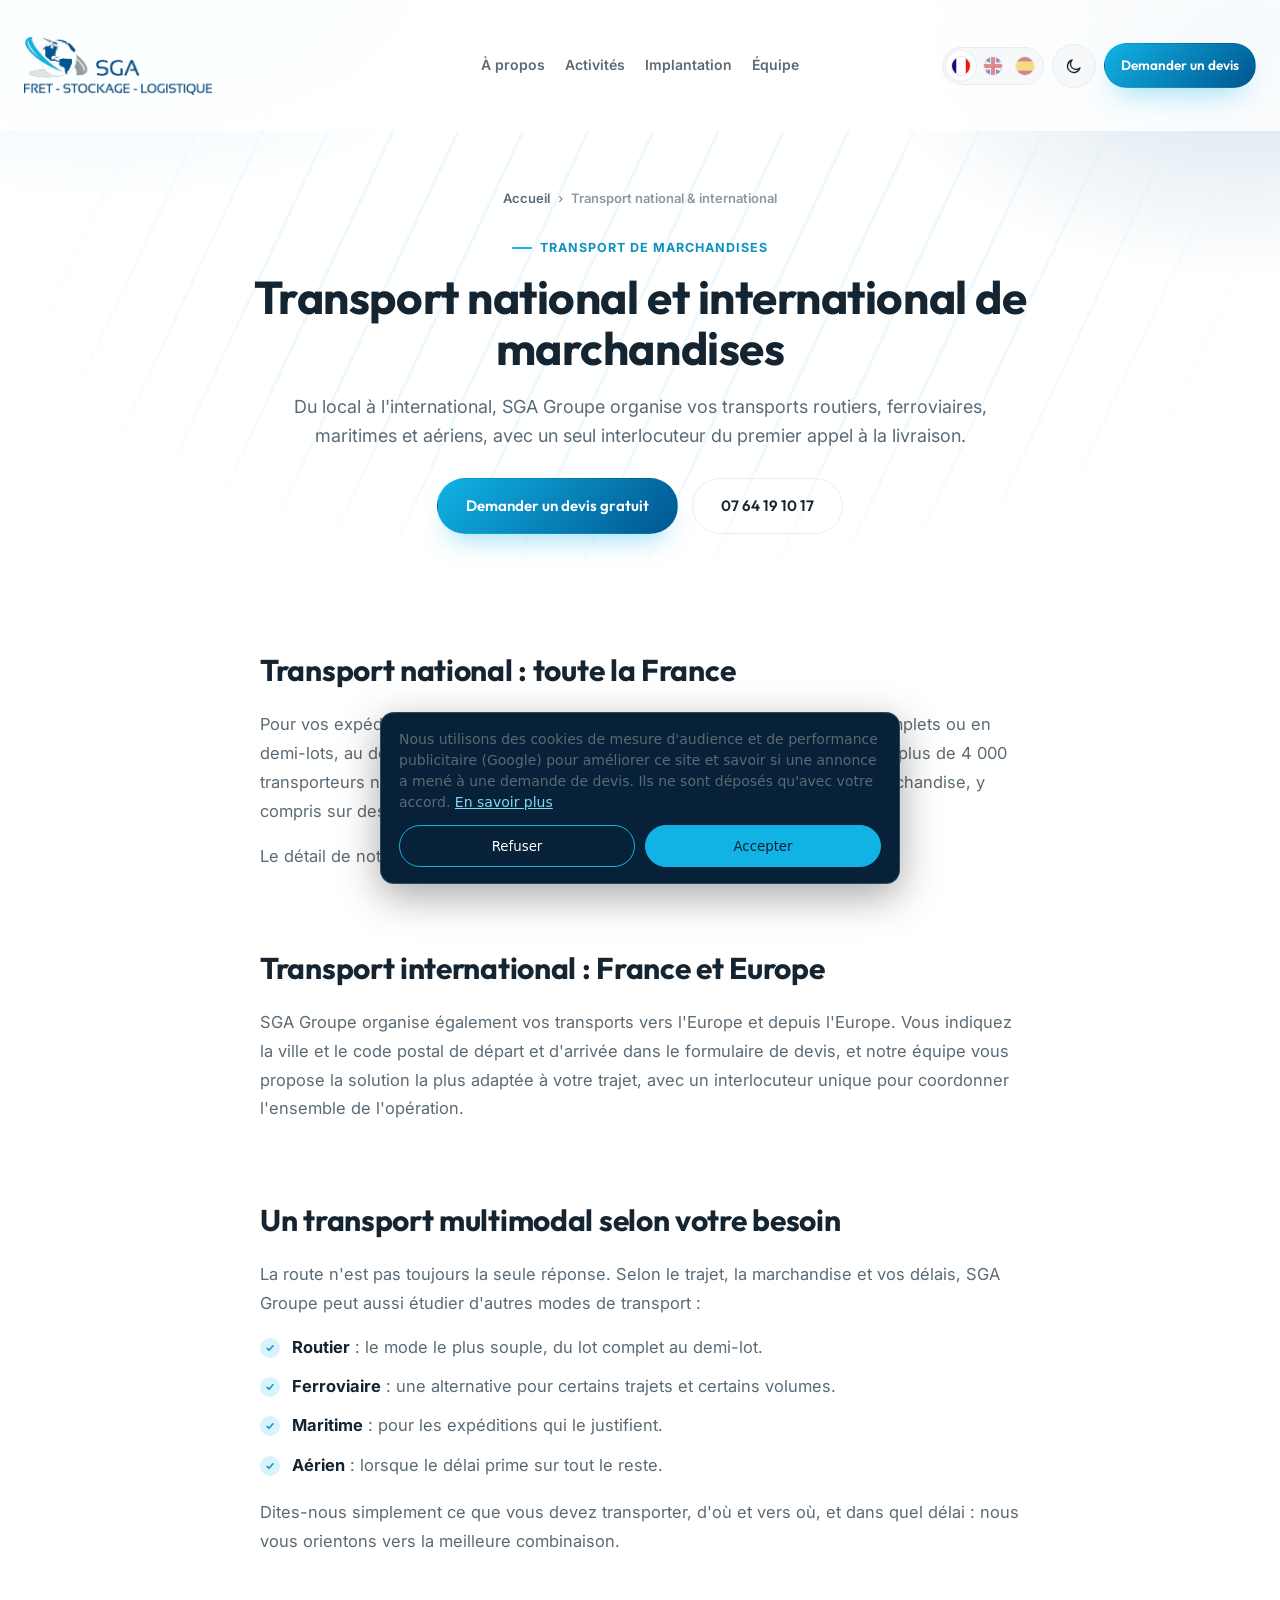
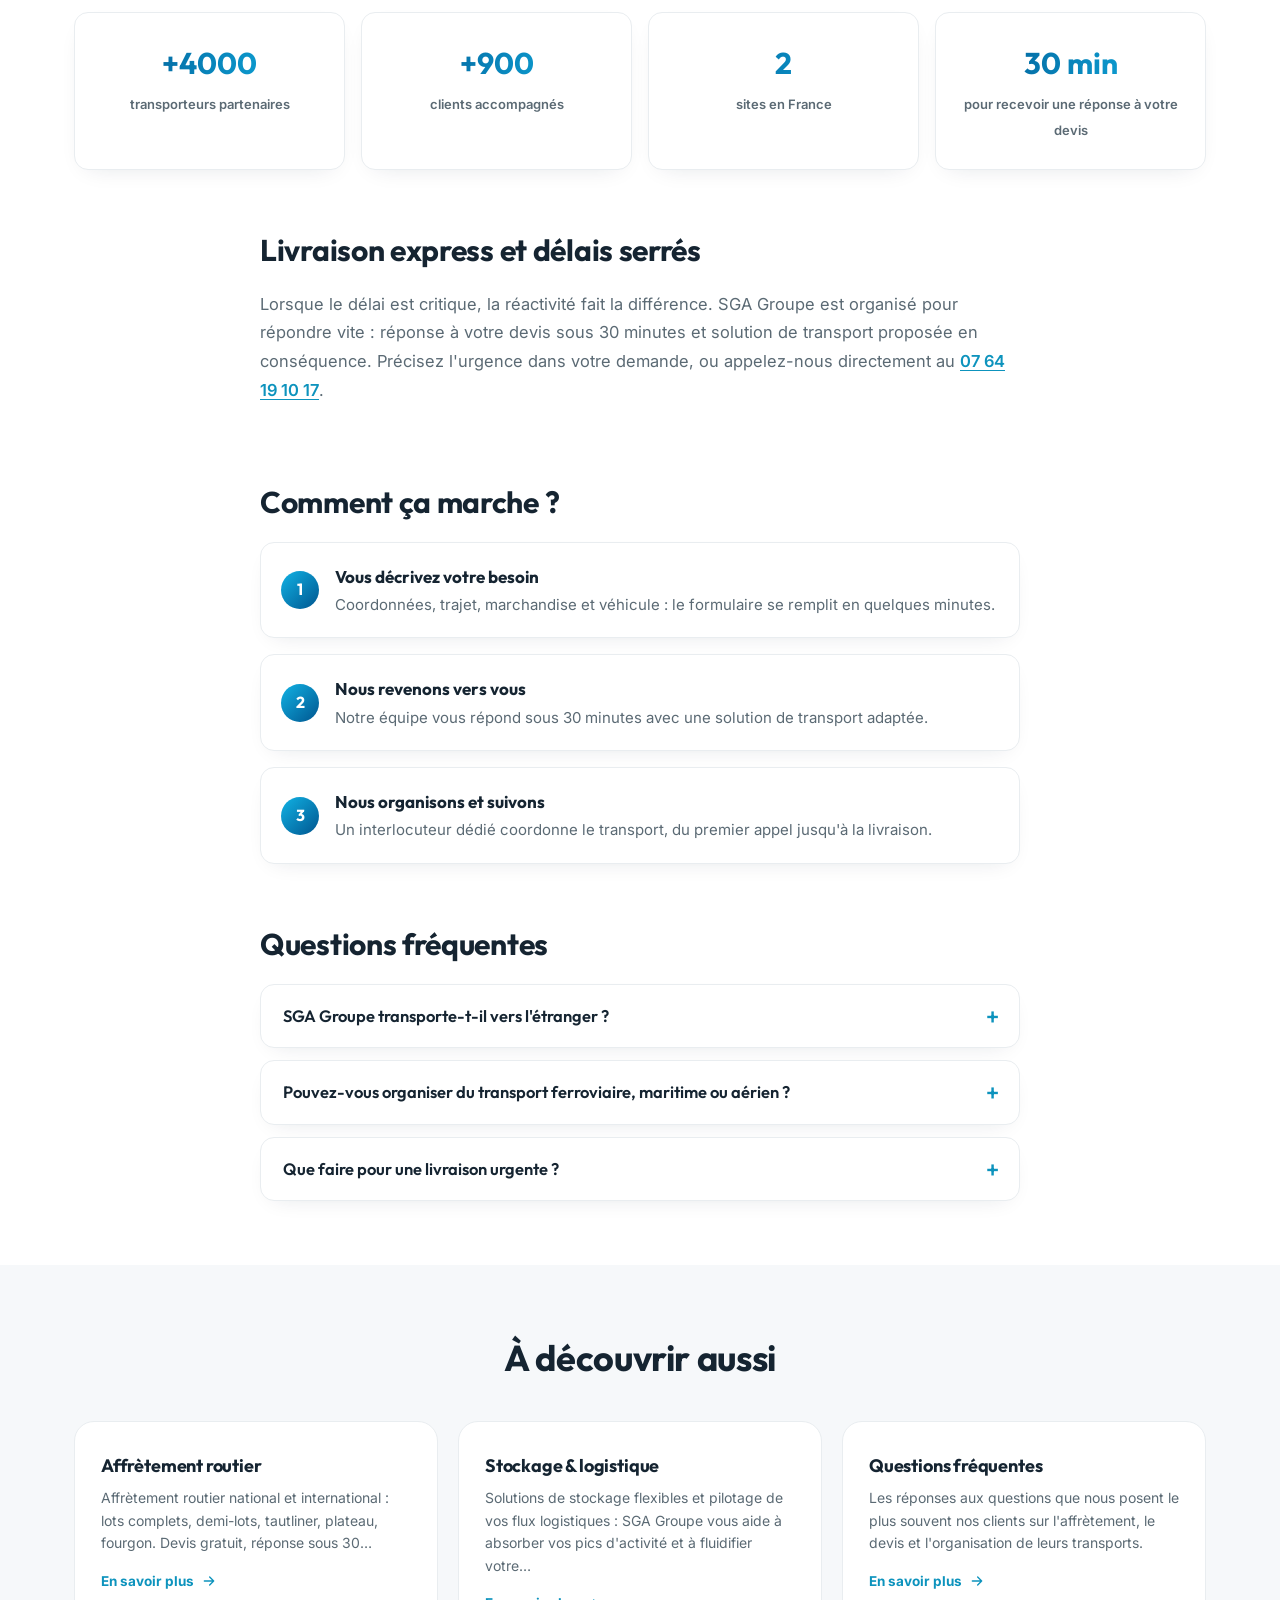
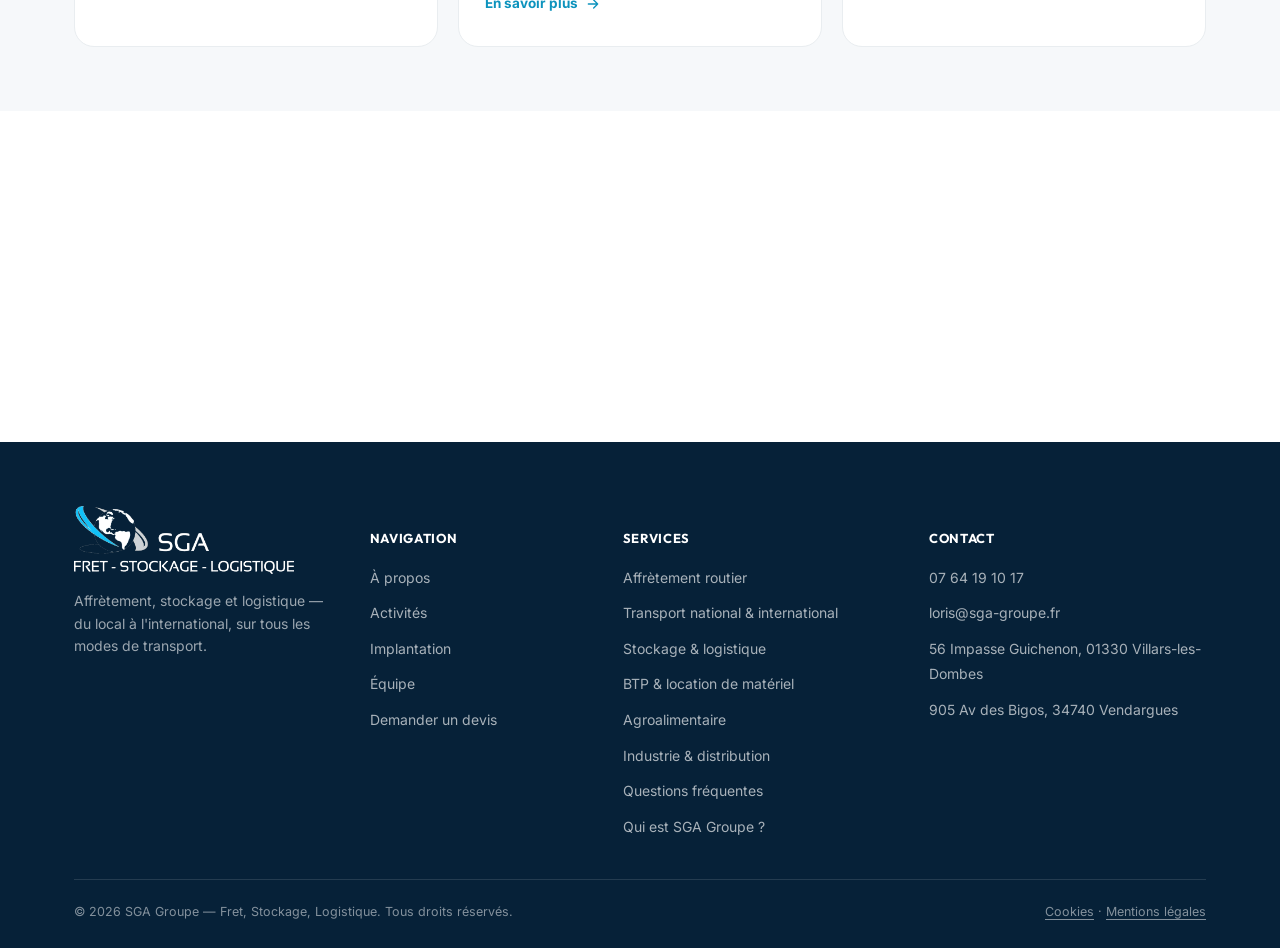
<file: transport-national-international.html>
<!DOCTYPE html>

<html data-page="transport-national-international" lang="fr">
<head>
<meta charset="utf-8"/>
<meta content="width=device-width, initial-scale=1" name="viewport"/>
<title>Transport national et international | SGA Groupe</title>
<meta content="Transport de marchandises en France et en Europe par la route, le rail, la mer ou les airs. SGA Groupe choisit le bon mode et organise votre transport de bout en bout." name="description"/>
<meta content="index, follow, max-image-preview:large" name="robots"/>
<meta content="SGA Groupe" name="author"/>
<meta content="#062138" name="theme-color"/>
<link href="https://sga-groupe.fr/transport-national-international" rel="canonical"/>
<link href="/favicon.ico" rel="icon" sizes="48x48"/>
<link href="/favicon-192.png" rel="icon" sizes="192x192" type="image/png"/>
<link href="/apple-touch-icon.png" rel="apple-touch-icon"/>
<meta content="website" property="og:type"/>
<meta content="SGA Groupe" property="og:site_name"/>
<meta content="Transport national et international | SGA Groupe" property="og:title"/>
<meta content="Transport de marchandises en France et en Europe par la route, le rail, la mer ou les airs. SGA Groupe choisit le bon mode et organise votre transport de bout en bout." property="og:description"/>
<meta content="https://sga-groupe.fr/transport-national-international" property="og:url"/>
<meta content="fr_FR" property="og:locale"/>
<meta content="https://sga-groupe.fr/og-image.jpg" property="og:image"/>
<meta content="1200" property="og:image:width"/>
<meta content="630" property="og:image:height"/>
<meta content="summary_large_image" name="twitter:card"/>
<meta content="Transport national et international | SGA Groupe" name="twitter:title"/>
<meta content="Transport de marchandises en France et en Europe par la route, le rail, la mer ou les airs. SGA Groupe choisit le bon mode et organise votre transport de bout en bout." name="twitter:description"/>
<meta content="https://sga-groupe.fr/og-image.jpg" name="twitter:image"/>
<script type="application/ld+json">
{
 "@context": "https://schema.org",
 "@graph": [
  {
   "@type": "WebPage",
   "@id": "https://sga-groupe.fr/transport-national-international#webpage",
   "url": "https://sga-groupe.fr/transport-national-international",
   "name": "Transport national et international | SGA Groupe",
   "description": "Transport de marchandises en France et en Europe par la route, le rail, la mer ou les airs. SGA Groupe choisit le bon mode et organise votre transport de bout en bout.",
   "isPartOf": {
    "@id": "https://sga-groupe.fr/#website"
   },
   "about": {
    "@id": "https://sga-groupe.fr/#organization"
   },
   "inLanguage": "fr-FR",
   "breadcrumb": {
    "@id": "https://sga-groupe.fr/transport-national-international#breadcrumb"
   }
  },
  {
   "@type": "BreadcrumbList",
   "itemListElement": [
    {
     "@type": "ListItem",
     "position": 1,
     "name": "Accueil",
     "item": "https://sga-groupe.fr/"
    },
    {
     "@type": "ListItem",
     "position": 2,
     "name": "Transport national & international",
     "item": "https://sga-groupe.fr/transport-national-international"
    }
   ],
   "@id": "https://sga-groupe.fr/transport-national-international#breadcrumb"
  },
  {
   "@type": "Service",
   "@id": "https://sga-groupe.fr/transport-national-international#service",
   "name": "Transport national et international",
   "serviceType": "Transport national et international",
   "url": "https://sga-groupe.fr/transport-national-international",
   "description": "Transport de marchandises en France et en Europe par la route, le rail, la mer ou les airs. SGA Groupe choisit le bon mode et organise votre transport de bout en bout.",
   "areaServed": [
    "France",
    "Europe"
   ],
   "provider": {
    "@id": "https://sga-groupe.fr/#organization"
   }
  }
 ]
}
</script>
<script>try{var t=localStorage.getItem("sga-theme");if(t){document.documentElement.setAttribute("data-theme",t);}}catch(e){}try{var l=localStorage.getItem("sga-lang");if(l==="en"||l==="es"){var d=document.documentElement;d.setAttribute("lang",l);d.setAttribute("data-lang-pending","1");setTimeout(function(){d.removeAttribute("data-lang-pending");},2500);}}catch(e){}</script>
<style>html[data-lang-pending] body{visibility:hidden}</style>
<link href="https://fonts.googleapis.com" rel="preconnect"/>
<link crossorigin="" href="https://fonts.gstatic.com" rel="preconnect"/>
<link rel="preload" as="style" href="https://fonts.googleapis.com/css2?family=Inter:wght@400;500;600;700&amp;family=Outfit:wght@500;600;700;800&amp;display=swap" onload="this.onload=null;this.rel='stylesheet'"><noscript><link rel="stylesheet" href="https://fonts.googleapis.com/css2?family=Inter:wght@400;500;600;700&amp;family=Outfit:wght@500;600;700;800&amp;display=swap"></noscript>
<link href="style.css?v=20261029" rel="stylesheet"/>
<script>window.dataLayer=window.dataLayer||[];function gtag(){dataLayer.push(arguments);}gtag('consent','default',{ad_storage:'denied',ad_user_data:'denied',ad_personalization:'denied',analytics_storage:'denied',wait_for_update:500});try{var c=JSON.parse(localStorage.getItem('sga-consent')||'null');if(c&&c.v==='granted'){gtag('consent','update',{ad_storage:'granted',ad_user_data:'granted',ad_personalization:'granted',analytics_storage:'granted'});}}catch(e){}gtag('js',new Date());gtag('config','G-9LJT3M2RM1');</script>
<script async="" src="https://www.googletagmanager.com/gtag/js?id=G-9LJT3M2RM1"></script>
</head>
<body>
<header id="site-header">
<div class="wrap nav-inner">
<a aria-label="SGA Groupe — accueil" class="brand" href="./">
<img alt="SGA Groupe" class="brand-light" src="logo-sga-groupe.webp" width="1568" height="485"/>
<img alt="SGA Groupe" class="brand-dark" src="logo-sga-groupe-blanc.webp" width="1568" height="485"/>
</a>
<nav class="main-nav" id="mainNav">
<a data-i18n="nav.about" href="./#apropos">À propos</a>
<a data-i18n="nav.activities" href="./#activites">Activités</a>
<a data-i18n="nav.implantation" href="./#implantation">Implantation</a>
<a data-i18n="nav.team" href="./#equipe">Équipe</a>
<a class="nav-devis-link" data-i18n="cta.quote" href="./#devis">Demander un devis</a>
<div class="nav-mobile-extra">
<a aria-label="LinkedIn SGA Groupe" class="icon-btn linkedin-link" href="https://www.linkedin.com/company/sga-transport/" rel="noopener" target="_blank">
<svg aria-hidden="true" viewbox="0 0 24 24"><rect fill="#0A66C2" height="24" rx="5" width="24"></rect><path d="M7.6 9.3H4.9V19h2.7V9.3ZM6.25 5.02a1.57 1.57 0 1 0 0 3.14 1.57 1.57 0 0 0 0-3.14ZM19.5 19h-2.69v-5.1c0-1.22-.02-2.78-1.7-2.78-1.7 0-1.96 1.33-1.96 2.7V19H10.46V9.3h2.58v1.32h.04c.36-.68 1.24-1.4 2.56-1.4 2.74 0 3.82 1.8 3.82 4.4V19Z" fill="#fff"></path></svg>
</a>
</div>
</nav>
<div class="header-actions">
<a aria-label="LinkedIn SGA Groupe" class="icon-btn linkedin-link" href="https://www.linkedin.com/company/sga-transport/" rel="noopener" target="_blank">
<svg aria-hidden="true" viewbox="0 0 24 24"><rect fill="#0A66C2" height="24" rx="5" width="24"></rect><path d="M7.6 9.3H4.9V19h2.7V9.3ZM6.25 5.02a1.57 1.57 0 1 0 0 3.14 1.57 1.57 0 0 0 0-3.14ZM19.5 19h-2.69v-5.1c0-1.22-.02-2.78-1.7-2.78-1.7 0-1.96 1.33-1.96 2.7V19H10.46V9.3h2.58v1.32h.04c.36-.68 1.24-1.4 2.56-1.4 2.74 0 3.82 1.8 3.82 4.4V19Z" fill="#fff"></path></svg>
</a>
<div class="lang-switch" id="langSwitchDesktop">
<button aria-label="Français" class="lang-btn active" data-lang="fr" title="Français" type="button"><img alt="Français" draggable="false" src="drapeau-fr.webp" width="180" height="118"/></button>
<button aria-label="English" class="lang-btn" data-lang="en" title="English" type="button"><img alt="English" draggable="false" src="drapeau-en.webp" width="180" height="90"/></button>
<button aria-label="Español" class="lang-btn" data-lang="es" title="Español" type="button"><img alt="Español" draggable="false" src="drapeau-es.webp" width="180" height="118"/></button>
</div>
<button aria-label="Changer de thème" class="theme-toggle" id="themeToggle" type="button">
<svg class="moon" fill="none" stroke="currentColor" stroke-linecap="round" stroke-linejoin="round" stroke-width="1.8" viewbox="0 0 24 24"><path d="M20 14.5A8.5 8.5 0 1 1 9.5 4a7 7 0 0 0 10.5 10.5Z"></path></svg>
<svg class="sun" fill="none" stroke="currentColor" stroke-linecap="round" stroke-linejoin="round" stroke-width="1.8" viewbox="0 0 24 24"><circle cx="12" cy="12" r="4.2"></circle><path d="M12 2.5v2.6M12 18.9v2.6M4.9 4.9l1.9 1.9M17.2 17.2l1.9 1.9M2.5 12h2.6M18.9 12h2.6M4.9 19.1l1.9-1.9M17.2 6.8l1.9-1.9"></path></svg>
</button>
<a class="btn btn-primary btn-sm" data-i18n="cta.quote" href="./#devis">Demander un devis</a>
<button aria-label="Menu" class="burger" id="burger" type="button">
<svg fill="none" stroke="currentColor" stroke-linecap="round" stroke-width="1.8" viewbox="0 0 24 24"><path d="M3 6h18M3 12h18M3 18h18"></path></svg>
</button>
</div>
</div>
</header>
<main>
<section class="page-hero bg-motif"><div class="wrap"><nav aria-label="Fil d'Ariane" class="crumbs" data-t-aria="f88bcab7"><a data-t="74fe31b5" href="./">Accueil</a><span aria-hidden="true" data-t="37705c7c">›</span><span aria-current="page" data-t="8340d2f0">Transport national &amp; international</span></nav><span class="eyebrow" data-t="cba9892a" style="justify-content:center;">Transport de marchandises</span><h1 data-t="5d8bca15">Transport national et international de marchandises</h1><p class="lead" data-t="193c4220">Du local à l'international, SGA Groupe organise vos transports routiers, ferroviaires, maritimes et aériens, avec un seul interlocuteur du premier appel à la livraison.</p><div class="hero-actions"><a class="btn btn-primary" data-t="c64a0bbd" href="./#devis">Demander un devis gratuit</a><a class="btn btn-ghost" href="tel:+33764191017">07 64 19 10 17</a></div></div></section>
<section class="page-section"><div class="wrap"><div class="prose"><h2 data-t="8395dfb4">Transport national : toute la France</h2><p data-t="270490a8">Pour vos expéditions en France, SGA Groupe organise des transports en lots complets ou en demi-lots, au départ comme à destination de toutes les régions. Notre réseau de plus de 4 000 transporteurs nous permet de trouver rapidement un véhicule adapté à votre marchandise, y compris sur des délais courts.</p><p data-t="16db0ab3">Le détail de notre approche est présenté sur la page <a href="affretement-routier">affrètement routier</a>.</p></div></div></section>
<section class="page-section"><div class="wrap"><div class="prose"><h2 data-t="e33146a2">Transport international : France et Europe</h2><p data-t="b6162e2b">SGA Groupe organise également vos transports vers l'Europe et depuis l'Europe. Vous indiquez la ville et le code postal de départ et d'arrivée dans le formulaire de devis, et notre équipe vous propose la solution la plus adaptée à votre trajet, avec un interlocuteur unique pour coordonner l'ensemble de l'opération.</p></div></div></section>
<section class="page-section"><div class="wrap"><div class="prose"><h2 data-t="0570efb4">Un transport multimodal selon votre besoin</h2><p data-t="a86c58f5">La route n'est pas toujours la seule réponse. Selon le trajet, la marchandise et vos délais, SGA Groupe peut aussi étudier d'autres modes de transport :</p><ul><li data-t="ff1b6ae4"><strong>Routier</strong> : le mode le plus souple, du lot complet au demi-lot.</li><li data-t="32627d1d"><strong>Ferroviaire</strong> : une alternative pour certains trajets et certains volumes.</li><li data-t="14e28861"><strong>Maritime</strong> : pour les expéditions qui le justifient.</li><li data-t="9bc71c66"><strong>Aérien</strong> : lorsque le délai prime sur tout le reste.</li></ul><p data-t="4c5d1f6b">Dites-nous simplement ce que vous devez transporter, d'où et vers où, et dans quel délai : nous vous orientons vers la meilleure combinaison.</p></div></div></section>
<section class="page-section tight"><div class="wrap"><div class="facts"><div class="about-stat"><b>+4000</b><span data-t="4af33b71">transporteurs partenaires</span></div><div class="about-stat"><b>+900</b><span data-t="a133fb8a">clients accompagnés</span></div><div class="about-stat"><b>2</b><span data-t="ce62cea2">sites en France</span></div><div class="about-stat"><b data-t="3cbe8173">30 min</b><span data-t="936fc995">pour recevoir une réponse à votre devis</span></div></div></div></section>
<section class="page-section"><div class="wrap"><div class="prose"><h2 data-t="fae95b6e">Livraison express et délais serrés</h2><p data-t="a2e0e6b8">Lorsque le délai est critique, la réactivité fait la différence. SGA Groupe est organisé pour répondre vite : réponse à votre devis sous 30 minutes et solution de transport proposée en conséquence. Précisez l'urgence dans votre demande, ou appelez-nous directement au <a href="tel:+33764191017">07 64 19 10 17</a>.</p></div></div></section>
<section class="page-section"><div class="wrap"><div class="prose"><h2 data-t="a74db95c">Comment ça marche ?</h2><ol class="steps"><li data-t="1472cfd3"><b>Vous décrivez votre besoin</b><span>Coordonnées, trajet, marchandise et véhicule : le formulaire se remplit en quelques minutes.</span></li><li data-t="fa3865a2"><b>Nous revenons vers vous</b><span>Notre équipe vous répond sous 30 minutes avec une solution de transport adaptée.</span></li><li data-t="17a23f24"><b>Nous organisons et suivons</b><span>Un interlocuteur dédié coordonne le transport, du premier appel jusqu'à la livraison.</span></li></ol></div></div></section>
<section class="page-section"><div class="wrap"><div class="prose"><h2 data-t="5b6a9abe">Questions fréquentes</h2><div class="faq-list"><details><summary data-t="e0f4ba4f">SGA Groupe transporte-t-il vers l'étranger ?</summary><p data-t="9948b7da">Oui. SGA Groupe organise des transports en France et en Europe. Vous indiquez la ville et le code postal d'arrivée dans le formulaire de devis.</p></details><details><summary data-t="abb4f660">Pouvez-vous organiser du transport ferroviaire, maritime ou aérien ?</summary><p data-t="ca95fac5">Oui, en complément du transport routier, SGA Groupe peut étudier une solution ferroviaire, maritime ou aérienne selon votre trajet et vos délais. Contactez-nous pour en discuter.</p></details><details><summary data-t="bac71843">Que faire pour une livraison urgente ?</summary><p data-t="85dedce0">Indiquez l'urgence dans votre demande de devis ou appelez-nous au 07 64 19 10 17 : notre équipe répond sous 30 minutes.</p></details></div></div></div></section>
<section class="page-section tight soft"><div class="wrap"><div class="section-head center"><h2 data-t="01024deb">À découvrir aussi</h2></div><div class="svc-grid"><a class="card svc-card" href="affretement-routier"><h3 data-t="cf623835">Affrètement routier</h3><p data-t="b5e5d39a">Affrètement routier national et international : lots complets, demi-lots, tautliner, plateau, fourgon. Devis gratuit, réponse sous 30…</p><span class="svc-more"><span data-t="cec0cd69">En savoir plus</span><svg aria-hidden="true" fill="none" stroke="currentColor" stroke-linecap="round" stroke-linejoin="round" stroke-width="2" viewbox="0 0 24 24"><path d="M5 12h14M13 6l6 6-6 6"></path></svg></span></a><a class="card svc-card" href="stockage-logistique"><h3 data-t="81058598">Stockage &amp; logistique</h3><p data-t="feb970b8">Solutions de stockage flexibles et pilotage de vos flux logistiques : SGA Groupe vous aide à absorber vos pics d'activité et à fluidifier votre…</p><span class="svc-more"><span data-t="cec0cd69">En savoir plus</span><svg aria-hidden="true" fill="none" stroke="currentColor" stroke-linecap="round" stroke-linejoin="round" stroke-width="2" viewbox="0 0 24 24"><path d="M5 12h14M13 6l6 6-6 6"></path></svg></span></a><a class="card svc-card" href="faq"><h3 data-t="5b6a9abe">Questions fréquentes</h3><p data-t="31361685">Les réponses aux questions que nous posent le plus souvent nos clients sur l'affrètement, le devis et l'organisation de leurs transports.</p><span class="svc-more"><span data-t="cec0cd69">En savoir plus</span><svg aria-hidden="true" fill="none" stroke="currentColor" stroke-linecap="round" stroke-linejoin="round" stroke-width="2" viewbox="0 0 24 24"><path d="M5 12h14M13 6l6 6-6 6"></path></svg></span></a></div></div></section>
<!-- ================= CTA BAND ================= -->
<section class="section" style="padding-top:0;">
<div class="wrap">
<div class="cta-band reveal">
<div>
<h2 data-i18n="cta.title">Prêt à optimiser votre transport ?</h2>
<p data-i18n="cta.text">Un devis clair, une équipe réactive, un interlocuteur dédié à chaque étape.</p>
</div>
<div>
<div class="cta-actions">
<a class="btn btn-primary" data-i18n="cta.quote" href="./#devis">Demander un devis</a>
<a class="btn btn-outline-light" href="tel:+33764191017">07 64 19 10 17</a>
</div>
<div class="cta-reassurance">
<svg fill="none" stroke="currentColor" stroke-linecap="round" stroke-linejoin="round" stroke-width="2" viewbox="0 0 24 24"><circle cx="12" cy="12" r="9"></circle><path d="M12 7v5l3.5 2"></path></svg>
<span data-i18n="hero.fastReply">Réponse sous 30 minutes</span>
</div>
</div>
</div>
</div>
</section>
</main>
<footer>
<div class="wrap">
<div class="footer-grid">
<div class="footer-brand">
<img alt="SGA Groupe" loading="lazy" src="logo-sga-groupe-blanc.webp" width="1568" height="485"/>
<p data-i18n="footer.tagline">Affrètement, stockage et logistique — du local à l'international, sur tous les modes de transport.</p>
</div>
<div>
<h5 data-i18n="footer.navTitle">Navigation</h5>
<ul>
<li><a data-i18n="nav.about" href="./#apropos">À propos</a></li>
<li><a data-i18n="nav.activities" href="./#activites">Activités</a></li>
<li><a data-i18n="nav.implantation" href="./#implantation">Implantation</a></li>
<li><a data-i18n="nav.team" href="./#equipe">Équipe</a></li>
<li><a data-i18n="cta.quote" href="./#devis">Demander un devis</a></li>
</ul>
</div>
<div>
<h5 data-i18n="footer.servicesTitle">Services</h5>
<ul>
<li><a data-i18n="footer.svc.affretement" href="affretement-routier">Affrètement routier</a></li>
<li><a data-i18n="footer.svc.transport" href="transport-national-international">Transport national &amp; international</a></li>
<li><a data-i18n="footer.svc.stockage" href="stockage-logistique">Stockage &amp; logistique</a></li>
<li><a data-i18n="footer.svc.btp" href="transport-btp-location-materiel">BTP &amp; location de matériel</a></li>
<li><a data-i18n="footer.svc.agro" href="transport-agroalimentaire">Agroalimentaire</a></li>
<li><a data-i18n="footer.svc.ind" href="transport-industrie-distribution">Industrie &amp; distribution</a></li>
<li><a data-i18n="footer.svc.faq" href="faq">Questions fréquentes</a></li>
<li><a data-i18n="footer.svc.about" href="a-propos-sga-groupe">Qui est SGA Groupe ?</a></li>
</ul>
</div>
<div>
<h5 data-i18n="footer.contactTitle">Contact</h5>
<ul>
<li><a href="tel:+33764191017">07 64 19 10 17</a></li>
<li><a href="mailto:loris@sga-groupe.fr">loris@sga-groupe.fr</a></li>
<li><a href="transport-logistique-villars-les-dombes">56 Impasse Guichenon, 01330 Villars-les-Dombes</a></li>
<li><a href="transport-logistique-vendargues">905 Av des Bigos, 34740 Vendargues</a></li>
</ul>
</div>
</div>
<div class="footer-bottom">
<span>© <span id="year"></span> <span data-i18n="footer.rights">SGA Groupe — Fret, Stockage, Logistique. Tous droits réservés.</span></span>
<span class="footer-legal"><a data-i18n="footer.legal" href="mentions-legales">Mentions légales</a></span>
</div>
</div>
</footer>
<script defer="" src="tracking.js?v=20261029"></script>
<script defer="" src="page.js?v=20261029"></script>
</body>
</html>
</file>
<file: style.css>
:where(img[width][height]){width:auto;height:auto}@keyframes hero-drift{0%{background-position:0 0}to{background-position:900px 0}}@keyframes scroll-x{0%{transform:translateX(0)}to{transform:translateX(-50%)}}@keyframes impl-dash-flow{to{stroke-dashoffset:-36}}@keyframes pin-pulse{0%{transform:scale(.6);opacity:.8}to{transform:scale(1.5);opacity:0}}:root{--navy-900:#062138;--navy-800:#0a3255;--navy-700:#0f4472;--navy:#00558f;--cyan:#11b3e5;--cyan-600:#0d93bd;--gray:#8a949c;--bg:#ffffff;--bg-soft:#f6f8fa;--bg-card:#ffffff;--surface-border:#e9edf0;--text:#152431;--text-soft:#5b6a74;--text-faint:#8c98a1;--shadow:0 8px 24px -14px rgba(6,33,56,.16);--shadow-lg:0 24px 60px -22px rgba(6,33,56,.24);--radius:20px;--radius-sm:14px;--maxw:1180px;--maxw-narrow:760px;--header-h:132px;--font-head:'Outfit',ui-sans-serif,system-ui,sans-serif;--font-body:'Inter',ui-sans-serif,system-ui,sans-serif;color-scheme:light}@media (prefers-color-scheme:dark){:root:not([data-theme=light]){--bg:#081726;--bg-soft:#0d1f31;--bg-card:#0f2438;--surface-border:#1c3549;--text:#eef4f8;--text-soft:#a9b9c4;--text-faint:#7c8e9b;--shadow:0 8px 24px -14px rgba(0,0,0,.45);--shadow-lg:0 24px 60px -22px rgba(0,0,0,.55);color-scheme:dark}}:root[data-theme=dark]{--bg:#081726;--bg-soft:#0d1f31;--bg-card:#0f2438;--surface-border:#1c3549;--text:#eef4f8;--text-soft:#a9b9c4;--text-faint:#7c8e9b;--shadow:0 8px 24px -14px rgba(0,0,0,.45);--shadow-lg:0 24px 60px -22px rgba(0,0,0,.55);color-scheme:dark}*{box-sizing:border-box}html{scroll-behavior:smooth}[hidden]{display:none!important}body{margin:0;background:var(--bg);color:var(--text);font-family:var(--font-body);-webkit-font-smoothing:antialiased;line-height:1.6}h1,h2,h3,h4{font-family:var(--font-head);margin:0 0 .5em;color:var(--text);font-weight:700;letter-spacing:-.01em}p{margin:0 0 1em;color:var(--text-soft)}a{color:inherit;text-decoration:none}img{display:block}ul{margin:0;padding:0;list-style:none}button{font-family:inherit}.wrap,.wrap-narrow{max-width:var(--maxw);margin:0 auto;padding:0 24px}.wrap-narrow{max-width:var(--maxw-narrow)}.eyebrow{display:inline-flex;align-items:center;gap:8px;font-size:12.5px;font-weight:700;letter-spacing:.08em;text-transform:uppercase;color:var(--cyan-600);margin-bottom:14px}.eyebrow::before{content:"";width:20px;height:2px;background:var(--cyan);border-radius:2px}.section-head{max-width:620px;margin:0 0 52px}.section-head.center{margin-left:auto;margin-right:auto;text-align:center}.section-head h2{font-size:clamp(26px,3.2vw,36px)}.section-head p{font-size:16.5px;margin-bottom:0}.btn{display:inline-flex;align-items:center;justify-content:center;gap:9px;font-family:var(--font-head);font-weight:600;font-size:15px;padding:15px 28px;border-radius:99px;border:1px solid transparent;cursor:pointer;transition:transform .18s ease,box-shadow .18s ease,background .18s ease,color .18s ease,border-color .18s ease;white-space:nowrap}.btn-primary{background:linear-gradient(135deg,var(--cyan),var(--navy));color:#fff;box-shadow:0 14px 28px -12px rgba(17,179,229,.5)}.btn-primary:hover{transform:translateY(-2px);box-shadow:0 18px 34px -12px rgba(17,179,229,.58)}.btn-ghost{background:0 0;border-color:var(--surface-border);color:var(--text)}.btn-ghost:hover{border-color:var(--cyan);color:var(--cyan-600)}.btn-outline-light{background:rgba(255,255,255,.08);border-color:rgba(255,255,255,.5);color:#fff}.btn-outline-light:hover{background:rgba(255,255,255,.16)}.btn-sm{padding:11px 20px;font-size:13.5px}.btn:disabled{opacity:.45;cursor:not-allowed;transform:none!important}#site-header{--hh:var(--header-h);position:fixed;top:0;left:0;right:0;z-index:100;height:var(--header-h);display:flex;align-items:center;border-bottom:1px solid transparent;transition:height .3s ease,border-color .25s ease}#site-header::before{content:"";position:absolute;inset:0;z-index:-1;background:color-mix(in srgb,var(--bg) 84%,transparent);backdrop-filter:blur(14px) saturate(1.4);will-change:backdrop-filter;contain:paint}#site-header.scrolled{height:84px;--hh:84px;border-color:var(--surface-border)}#site-header .wrap{max-width:none;padding:0 40px}.nav-inner{display:grid;grid-template-columns:1fr auto 1fr;align-items:center;gap:20px;width:100%}.nav-inner .brand{justify-self:start;min-width:0}.nav-inner nav.main-nav{justify-self:center}.devis-header>.wrap>div,.nav-inner .header-actions{justify-self:end;min-width:0}.brand{display:flex;align-items:center;gap:10px}.brand img{height:74px;width:auto;transition:height .3s ease}#site-header.scrolled .brand img{height:48px}.brand .brand-dark,.nav-devis-link,.theme-toggle .sun{display:none}:root[data-theme=dark] .brand .brand-light{display:none}:root[data-theme=dark] .brand .brand-dark{display:block}@media (prefers-color-scheme:dark){:root:not([data-theme=light]) .brand .brand-light{display:none}:root:not([data-theme=light]) .brand .brand-dark{display:block}}nav.main-nav{gap:2px}nav.main-nav a{font-size:15px;font-weight:600;color:var(--text-soft);padding:12px 16px;border-radius:99px;transition:color .18s ease,background .18s ease}nav.main-nav a:hover{color:var(--text);background:var(--bg-soft)}.header-actions,.theme-toggle,nav.main-nav{display:flex;align-items:center}.header-actions{gap:12px}.theme-toggle{width:44px;height:44px;border-radius:99px;border:1px solid var(--surface-border);background:var(--bg-soft);color:var(--text);justify-content:center;cursor:pointer;flex:none}.theme-toggle svg{width:18px;height:18px}:root[data-theme=dark] .theme-toggle .moon{display:none}:root[data-theme=dark] .theme-toggle .sun{display:block}@media (prefers-color-scheme:dark){:root:not([data-theme=light]) .theme-toggle .moon{display:none}:root:not([data-theme=light]) .theme-toggle .sun{display:block}}.burger{display:none;width:40px;height:40px;border-radius:10px;border:1px solid var(--surface-border);background:var(--bg-soft);align-items:center;justify-content:center;cursor:pointer}.burger svg{width:20px;height:20px}@media (min-width:981px){.nav-inner{grid-template-columns:minmax(max-content,1fr) auto minmax(max-content,1fr)}}@media (min-width:981px) and (max-width:1399px){.nav-inner{gap:12px}#site-header .wrap{padding:0 24px}.brand img{height:58px}#site-header.scrolled .brand img{height:44px}nav.main-nav a{padding:12px 9px;font-size:14px}.header-actions{gap:8px}.header-actions .btn-sm,nav.main-nav a{white-space:nowrap}.header-actions .linkedin-link{display:none}.header-actions .btn-sm{padding-left:16px;padding-right:16px}}@media (min-width:981px) and (max-width:1070px){#site-header .wrap{padding:0 16px}.brand img{height:50px}nav.main-nav a{padding:12px 6px;font-size:13.5px}.header-actions .btn-sm{padding-left:12px;padding-right:12px;font-size:13px}}.icon-btn,.lang-switch{display:flex;border:1px solid var(--surface-border);background:var(--bg-soft);flex:none}.icon-btn{width:44px;height:44px;border-radius:99px;color:var(--text-soft);align-items:center;justify-content:center;cursor:pointer;transition:color .18s ease,border-color .18s ease,transform .18s ease}.icon-btn:hover{color:var(--cyan-600);border-color:color-mix(in srgb,var(--cyan) 40%,var(--surface-border));transform:translateY(-1px)}.icon-btn svg,.lang-btn img{width:18px;height:18px}.icon-btn.linkedin-link svg{width:21px;height:21px;border-radius:5px}.lang-switch{gap:2px;padding:3px}.about-points li,.lang-btn,.lang-switch{align-items:center;border-radius:99px}.lang-btn{width:30px;height:30px;border:0;background:0 0;display:flex;justify-content:center;padding:0;cursor:pointer;opacity:.5;transition:opacity .18s ease,background .18s ease,box-shadow .18s ease}.lang-btn img{border-radius:50%;object-fit:cover;display:block;box-shadow:0 0 0 1px color-mix(in srgb,var(--text) 12%,transparent)}.lang-btn:hover{opacity:.85}.lang-btn.active{opacity:1;background:var(--bg-card);box-shadow:0 0 0 1px var(--surface-border)}.nav-mobile-extra{display:none}#accueil{padding:calc(var(--header-h) + 64px)0 0;position:relative;overflow:hidden;z-index:0}#accueil::after,#accueil::before{content:"";position:absolute;top:0;left:0;right:0;height:640px;pointer-events:none}#accueil::before{z-index:-2;background:radial-gradient(900px 520px at 12% -14%,color-mix(in srgb,var(--cyan) 22%,transparent),transparent 60%),radial-gradient(760px 500px at 97% 4%,color-mix(in srgb,var(--navy) 22%,transparent),transparent 55%)}#accueil::after{z-index:-1;opacity:.5;background-image:repeating-linear-gradient(115deg,transparent 0 58px,color-mix(in srgb,var(--cyan) 14%,transparent) 58px 60px);-webkit-mask-image:radial-gradient(closest-side,#000 45%,transparent 100%);mask-image:radial-gradient(closest-side,#000 45%,transparent 100%);animation:hero-drift 26s linear infinite}@media (prefers-reduced-motion:reduce){#accueil::after{animation:none}}.hero-copy{max-width:720px;margin:0 auto;text-align:center;padding:0 24px 56px;position:relative;z-index:1}.hero-copy h1{font-size:clamp(32px,4.6vw,50px);line-height:1.1;margin-bottom:20px}.hero-copy h1 em{font-style:normal;background:linear-gradient(100deg,var(--navy),var(--cyan));-webkit-background-clip:text;background-clip:text;color:transparent}.hero-copy h1 .h1-kicker{display:flex;justify-content:center;font-family:var(--font-body);line-height:1.6;margin-bottom:14px}.hero-copy h1 .h1-main{display:block}.hero-copy>p{font-size:18px;max-width:560px;margin:0 auto 32px}.hero-actions,.hero-reassurance{display:flex;justify-content:center}.hero-actions{gap:14px;flex-wrap:wrap;margin-bottom:0}.hero-reassurance{align-items:center;gap:7px;margin-top:16px;font-size:12.5px;font-weight:600;color:var(--text-faint)}.about-points svg,.hero-reassurance svg{width:14px;height:14px;color:var(--cyan-600);flex:none}.devis-intro .hero-reassurance,.hero-copy .hero-reassurance{display:inline-flex;margin:22px auto 0;gap:10px;font-size:17px;font-weight:800;color:var(--cyan-600);background:color-mix(in srgb,var(--cyan) 14%,transparent);border:1px solid color-mix(in srgb,var(--cyan) 34%,transparent);padding:12px 24px;border-radius:99px;box-shadow:0 4px 16px color-mix(in srgb,var(--cyan) 20%,transparent)}.devis-intro .hero-reassurance svg{width:21px;height:21px}.hero-copy .hero-reassurance{margin:20px auto 0;font-size:16.5px}.hero-copy .hero-reassurance svg{width:20px;height:20px}.hero-media{position:relative;width:100%}.hero-media .frame{overflow:hidden;position:relative;aspect-ratio:2.2/1}.hero-media img{width:100%;height:100%;object-fit:cover;display:block}.hero-media .frame::after{content:"";position:absolute;inset:0;background:linear-gradient(0deg,rgba(6,20,33,.55),transparent 35%),linear-gradient(180deg,color-mix(in srgb,var(--bg) 42%,transparent) 0%,transparent 13%)}.hero-stats,.hero-stats-inner{display:flex;justify-content:center}.hero-stats{position:absolute;left:0;right:0;bottom:0;gap:0;padding:22px 24px}.hero-stats-inner{gap:36px;background:rgba(8,20,33,.42);backdrop-filter:blur(10px);border:1px solid rgba(255,255,255,.18);padding:16px 34px;border-radius:99px;flex-wrap:wrap}.hero-stats .stat{text-align:center}.hero-stats .stat b{display:block;font-family:var(--font-head);font-size:23px;color:#fff}.hero-stats .stat span{font-size:12.5px;color:rgba(255,255,255,.78)}@media (max-width:720px){.hero-stats{position:static;padding:18px 20px 0}.hero-stats-inner{display:grid;grid-template-columns:repeat(2,1fr);gap:0;background:var(--bg-soft);border:1px solid var(--surface-border);backdrop-filter:none;padding:18px 16px;border-radius:var(--radius-sm);box-shadow:var(--shadow)}.hero-stats .stat{text-align:center;padding:16px 8px}.hero-stats .stat:nth-child(odd){border-right:1px solid var(--surface-border)}.hero-stats .stat:nth-child(-n+2){border-bottom:1px solid var(--surface-border)}.hero-stats .stat b{color:var(--text);font-size:21px}.hero-stats .stat span{color:var(--text-faint)}}.trust-strip{padding:44px 0;background:var(--bg-soft);border-bottom:1px solid var(--surface-border)}.trust-strip .wrap{display:flex;align-items:center;gap:34px}.trust-label{flex:none;font-size:12px;font-weight:700;letter-spacing:.07em;text-transform:uppercase;color:var(--text-faint)}.marquee{overflow:hidden;flex:1;mask-image:linear-gradient(90deg,transparent,#000 8%,#000 92%,transparent)}.marquee-track{display:flex;align-items:center;gap:72px;width:max-content;animation:scroll-x 32s linear infinite}.marquee-track img{height:32px;width:auto;max-width:108px;object-fit:contain;opacity:.92;transition:opacity .2s ease,transform .2s ease}@media (hover:hover) and (pointer:fine){.marquee-track img:hover{opacity:1;transform:translateY(-2px) scale(1.05)}.marquee:hover .marquee-track{animation-play-state:paused}}.section{padding:112px 0}.section.tight{padding:88px 0}.section.soft{background:var(--bg-soft)}.section.contrast{position:relative;background:linear-gradient(165deg,color-mix(in srgb,var(--cyan) 6%,var(--bg)) 0%,color-mix(in srgb,var(--navy) 7%,var(--bg)) 100%);border-top:1px solid color-mix(in srgb,var(--cyan) 16%,var(--surface-border));border-bottom:1px solid color-mix(in srgb,var(--cyan) 16%,var(--surface-border))}.bg-motif{position:relative;overflow:hidden;z-index:0}.bg-motif::after,.bg-motif::before{content:"";position:absolute;inset:0;z-index:0;pointer-events:none}.bg-motif::before{background:radial-gradient(760px 460px at 8% -12%,color-mix(in srgb,var(--cyan) 16%,transparent),transparent 60%),radial-gradient(680px 440px at 97% 6%,color-mix(in srgb,var(--navy) 18%,transparent),transparent 55%)}.bg-motif::after{opacity:.46;background-image:repeating-linear-gradient(115deg,transparent 0 56px,color-mix(in srgb,var(--cyan) 16%,transparent) 56px 59px);-webkit-mask-image:radial-gradient(closest-side,#000 55%,transparent 100%);mask-image:radial-gradient(closest-side,#000 55%,transparent 100%);animation:hero-drift 26s linear infinite;will-change:background-position}.bg-motif>.wrap{position:relative;z-index:1}@media (max-width:720px){.bg-motif::after{animation:none}}@media (prefers-reduced-motion:reduce){.bg-motif::after{animation:none}}.bg-motif.motif-paused::after{animation-play-state:paused}.about-grid{display:grid;grid-template-columns:1fr;gap:20px;max-width:var(--maxw-narrow);margin:0 auto;text-align:center}.about-grid p,.about-text>p{font-size:17px}.about-points{display:flex;flex-wrap:wrap;gap:12px;justify-content:center;margin-top:18px}.about-points li{display:inline-flex;gap:8px;font-size:13.5px;font-weight:600;color:var(--text-soft);background:var(--bg-card);border:1px solid var(--surface-border);padding:9px 16px}.about-points svg{width:16px;height:16px}.about-grid-v2{display:grid;grid-template-columns:1.05fr .95fr;gap:60px;align-items:center}.about-notions{display:flex;flex-wrap:wrap;gap:12px;margin-top:22px;justify-content:flex-start}.notion-chip{display:inline-flex;align-items:center;gap:10px;padding:8px 18px 8px 8px;background:var(--bg-card);border:1px solid var(--surface-border);border-radius:99px;box-shadow:var(--shadow);transition:transform .2s ease,box-shadow .2s ease,border-color .2s ease}.notion-chip:hover{transform:translateY(-2px);box-shadow:var(--shadow-lg);border-color:color-mix(in srgb,var(--cyan) 35%,var(--surface-border))}.notion-chip .icon-wrap{width:34px;height:34px;border-radius:9px;flex:none;display:flex;align-items:center;justify-content:center;background:linear-gradient(135deg,color-mix(in srgb,var(--cyan) 18%,transparent),color-mix(in srgb,var(--navy) 18%,transparent))}.notion-chip .icon-wrap svg{width:18px;height:18px;color:var(--navy)}:root[data-theme=dark] .notion-chip .icon-wrap svg{color:var(--cyan)}@media (prefers-color-scheme:dark){:root:not([data-theme=light]) .notion-chip .icon-wrap svg{color:var(--cyan)}}.notion-chip span{font-size:13.5px;font-weight:700;color:var(--text);white-space:nowrap}.about-photo,.about-visual{position:relative}.about-photo{height:320px;border-radius:var(--radius);border:1px solid var(--surface-border);overflow:hidden;box-shadow:var(--shadow-lg)}.about-photo img{position:absolute;inset:0;width:100%;height:100%;object-fit:cover;display:block;opacity:0;transition:opacity 1.1s ease}.about-photo img.active{opacity:1}.about-photo-dots,.about-photo-tag{position:absolute;bottom:14px;z-index:2;display:flex}.about-photo-tag{left:14px;align-items:center;gap:8px;padding:8px 14px;border-radius:99px;background:rgba(8,20,33,.55);backdrop-filter:blur(6px);color:#fff;font-size:12px;font-weight:700;letter-spacing:.02em}.about-photo-tag i{width:7px;height:7px;border-radius:50%;background:var(--cyan);flex:none;box-shadow:0 0 0 3px rgba(17,179,229,.28)}.about-photo-dots{right:14px;gap:7px}.about-photo-dots button{width:7px;height:7px;padding:0;border:0;border-radius:50%;background:rgba(255,255,255,.4);cursor:pointer;transition:background .2s ease,transform .2s ease}.about-photo-dots button.active{background:#fff;transform:scale(1.3)}@media (max-width:560px){.about-photo{height:240px}}.about-stats-grid{display:grid;grid-template-columns:1fr 1fr;gap:16px}.about-stat,.about-visual-note{background:var(--bg-card);border:1px solid var(--surface-border);border-radius:var(--radius-sm)}.about-stat{padding:26px 22px;box-shadow:var(--shadow);transition:transform .2s ease,box-shadow .2s ease,border-color .2s ease}.about-stat:hover{transform:translateY(-3px);box-shadow:var(--shadow-lg);border-color:color-mix(in srgb,var(--cyan) 35%,var(--surface-border))}.about-stat b{display:block;font-family:var(--font-head);font-size:30px;background:linear-gradient(100deg,var(--navy),var(--cyan));-webkit-background-clip:text;background-clip:text;color:transparent;margin-bottom:4px}.about-stat span{font-size:13px;color:var(--text-soft);font-weight:600}.about-visual-note{display:flex;align-items:center;gap:12px;margin-top:16px;padding:16px 18px}.about-visual-note .icon-wrap{width:40px;height:40px;border-radius:11px;flex:none;display:flex;align-items:center;justify-content:center;background:linear-gradient(135deg,color-mix(in srgb,var(--cyan) 16%,transparent),color-mix(in srgb,var(--navy) 16%,transparent))}.about-visual-note .icon-wrap svg{width:20px;height:20px;color:var(--navy)}:root[data-theme=dark] .about-visual-note .icon-wrap svg{color:var(--cyan)}@media (prefers-color-scheme:dark){:root:not([data-theme=light]) .about-visual-note .icon-wrap svg{color:var(--cyan)}}.about-visual-note span{font-size:13.5px;color:var(--text-soft);font-weight:600;line-height:1.4}@media (max-width:900px){.about-grid-v2{grid-template-columns:1fr;text-align:center;gap:36px}.about-notions,.about-text .eyebrow{justify-content:center}.about-stats-grid{max-width:420px;margin:0 auto}.about-visual-note{text-align:left;max-width:420px;margin-left:auto;margin-right:auto}}.grid{display:grid;gap:20px}.grid-4{grid-template-columns:repeat(4,1fr)}.grid-3{grid-template-columns:repeat(3,1fr)}.card{background:var(--bg-card);border:1px solid var(--surface-border);border-radius:var(--radius);padding:30px 26px;transition:transform .22s ease,box-shadow .22s ease,border-color .22s ease}.card:hover{transform:translateY(-4px);box-shadow:var(--shadow);border-color:color-mix(in srgb,var(--cyan) 35%,var(--surface-border))}.card .icon-wrap{width:50px;height:50px;border-radius:13px;display:flex;align-items:center;justify-content:center;background:linear-gradient(135deg,color-mix(in srgb,var(--cyan) 16%,transparent),color-mix(in srgb,var(--navy) 16%,transparent));margin-bottom:18px}.card .icon-wrap svg,.road-stop-card .icon-wrap svg{width:24px;height:24px;color:var(--navy)}:root[data-theme=dark] .card .icon-wrap svg{color:var(--cyan)}@media (prefers-color-scheme:dark){:root:not([data-theme=light]) .card .icon-wrap svg{color:var(--cyan)}}.card h3{font-size:17.5px;margin-bottom:7px}.card p,.road-stop-card p{font-size:14px;margin-bottom:0}.road-timeline{position:relative;display:grid;grid-template-columns:96px 1fr;gap:0;max-width:820px;margin:0 auto}.road-lane{position:relative;width:100%}.road-lane::before{content:"";top:0;bottom:0;width:56px;background:linear-gradient(180deg,var(--navy-800),var(--navy-700));border-radius:28px;box-shadow:inset 0 0 0 1px rgba(255,255,255,.06)}.road-lane::after,.road-lane::before,.road-truck{position:absolute;left:50%;transform:translateX(-50%)}.road-lane::after{content:"";top:6px;bottom:6px;width:3px;background-image:repeating-linear-gradient(180deg,rgba(255,255,255,.85)0 16px,transparent 16px 30px);border-radius:2px}.road-truck{top:0;width:38px;z-index:3;filter:drop-shadow(0 10px 14px rgba(6,33,56,.4))}.truck-cab{width:26px;height:16px;margin:0 auto;background:linear-gradient(180deg,var(--cyan),var(--navy));border-radius:6px 6px 3px 3px}.truck-trailer{width:38px;height:64px;margin-top:-3px;background:#fff;border:2px solid var(--navy-800);border-radius:5px;display:flex;align-items:center;justify-content:center;box-shadow:0 2px 6px rgba(0,0,0,.15)}.truck-trailer img{width:22px;height:auto;display:block}:root[data-theme=dark] .truck-trailer{background:#132a41}@media (prefers-color-scheme:dark){:root:not([data-theme=light]) .truck-trailer{background:#132a41}}.road-stops{display:flex;flex-direction:column;gap:56px;padding:10px 0 10px 26px}.road-stop{position:relative;min-height:120px;display:flex;align-items:center}.road-stop-marker{position:absolute;left:-26px;top:50%;transform:translateY(-50%);width:12px;height:12px;border-radius:50%;background:var(--bg);border:3px solid var(--surface-border);transition:border-color .3s ease,background .3s ease}.road-stop.active .road-stop-marker{border-color:var(--cyan);background:var(--cyan)}.road-stop-card{flex:1;display:flex;gap:18px;align-items:flex-start;background:var(--bg-card);border:1px solid var(--surface-border);border-radius:var(--radius-sm);padding:24px 26px;box-shadow:var(--shadow);opacity:.5;transform:translateX(-10px);transition:opacity .5s ease,transform .5s ease,box-shadow .3s ease,border-color .3s ease}.road-stop.active .road-stop-card{opacity:1;transform:translateX(0);box-shadow:var(--shadow-lg);border-color:color-mix(in srgb,var(--cyan) 40%,var(--surface-border))}.road-stop-card .icon-wrap{flex:none;width:48px;height:48px;border-radius:13px;display:flex;align-items:center;justify-content:center;background:linear-gradient(135deg,color-mix(in srgb,var(--cyan) 16%,transparent),color-mix(in srgb,var(--navy) 16%,transparent));margin-bottom:0}@media (prefers-color-scheme:dark){:root:not([data-theme=light]) .road-stop-card .icon-wrap svg{color:var(--cyan)}}:root[data-theme=dark] .impl-eu-pin svg,:root[data-theme=dark] .pillar-icon,:root[data-theme=dark] .road-stop-card .icon-wrap svg,:root[data-theme=dark] .why-item .why-icon svg{color:var(--cyan)}.road-stop-card h3{font-size:17.5px;margin-bottom:6px}@media (max-width:720px){.road-timeline{grid-template-columns:44px 1fr}.road-lane::before{width:26px;border-radius:13px}.road-truck{width:24px}.truck-cab{width:16px;height:10px}.truck-trailer{width:24px;height:38px;border-width:1.5px}.truck-trailer img{width:14px}.road-stops{gap:36px;padding:6px 0 6px 16px}.road-stop-card{padding:18px;gap:12px}.road-stop-marker{left:-16px;width:9px;height:9px}}.cap-row{margin-bottom:14px}.cap-row:last-child{margin-bottom:0}.cap-row-label{font-size:12.5px;font-weight:700;text-transform:uppercase;letter-spacing:.06em;color:var(--text-faint);margin-bottom:14px}.chip-row{display:flex;flex-wrap:wrap;gap:10px}.chip{display:inline-flex;align-items:center;gap:9px;font-size:14px;font-weight:600;padding:11px 18px;border-radius:99px;background:var(--bg-card);color:var(--text-soft)}.cap-mini svg,.chip svg{width:17px;height:17px;color:var(--cyan-600);flex:none}.cap-card,.cap-mini span,.chip{border:1px solid var(--surface-border)}.cap-card{background:var(--bg-card);border-radius:var(--radius);padding:36px}.cap-tagline{text-align:center;font-size:17px;color:var(--text-soft);max-width:520px;margin:-24px auto 44px}.cap-mini{display:flex;flex-wrap:wrap;gap:6px;margin-top:14px}.cap-mini span{display:inline-flex;align-items:center;gap:5px;font-size:11.5px;font-weight:600;color:var(--text-soft);background:var(--bg-soft);padding:5px 10px;border-radius:99px}.cap-mini svg{width:12px;height:12px}.pillars{display:grid;grid-template-columns:repeat(4,1fr);gap:0;max-width:980px;margin:0 auto}.pillar{text-align:center;padding:4px 30px;border-left:1px solid var(--surface-border)}.pillar:first-child{border-left:none}.pillar-icon{width:32px;height:32px;color:var(--navy);margin:0 auto 20px;display:block}@media (prefers-color-scheme:dark){:root:not([data-theme=light]) .pillar-icon{color:var(--cyan)}}.pillar h3{font-size:17px;margin-bottom:8px}.pillar p{font-size:14px;margin-bottom:0;color:var(--text-soft);line-height:1.55}@media (max-width:860px){.pillars{grid-template-columns:1fr 1fr;row-gap:40px}.pillar{border-left:none;padding:0 16px}.pillar:nth-child(odd){border-right:1px solid var(--surface-border)}.pillar:nth-child(n+3){border-top:1px solid var(--surface-border);padding-top:36px}}@media (max-width:560px){.pillars{grid-template-columns:1fr;row-gap:28px}.pillar{border:0!important;padding:0}.pillar+.pillar{border-top:1px solid var(--surface-border)!important;padding-top:28px}}.why-strip{display:grid;grid-template-columns:repeat(4,1fr);gap:0;border:1px solid var(--surface-border);border-radius:var(--radius);overflow:hidden;background:var(--bg-card)}.why-item{padding:32px 24px;text-align:center;border-left:1px solid var(--surface-border);transition:background .2s ease,transform .2s ease}.why-item:first-child{border-left:none}.why-item:hover{background:var(--bg-soft);transform:translateY(-3px)}.why-item .why-icon{width:54px;height:54px;border-radius:16px;margin:0 auto 16px;align-items:center;background:linear-gradient(135deg,color-mix(in srgb,var(--cyan) 18%,transparent),color-mix(in srgb,var(--navy) 18%,transparent));transition:transform .3s ease,rotate .3s ease}.why-item:hover .why-icon{transform:scale(1.08) rotate(-4deg)}.why-item .why-icon svg{width:26px;height:26px;color:var(--navy)}@media (prefers-color-scheme:dark){:root:not([data-theme=light]) .why-item .why-icon svg{color:var(--cyan)}}.why-item h4{font-size:14.5px;margin-bottom:0;line-height:1.4}.impl-map-card-wrap,.why-item .why-icon{display:flex;justify-content:center}.impl-map-card{position:relative;background:var(--bg-card);border:1px solid var(--surface-border);border-radius:var(--radius);padding:36px 32px 22px;box-shadow:var(--shadow-lg);width:100%;max-width:620px}.impl-map-card-eu{max-width:860px}.impl-map{position:relative;max-width:480px;margin:0 auto 6px}.impl-map-eu{max-width:760px}.impl-map svg{width:100%;height:auto;display:block}.impl-coast{fill:none;stroke:color-mix(in srgb,var(--cyan) 38%,var(--surface-border));stroke-width:1.6;stroke-linejoin:round;stroke-linecap:round}.impl-border{fill:none;stroke:color-mix(in srgb,var(--cyan) 22%,var(--surface-border));stroke-width:1;stroke-dasharray:3 3}.france-shape{fill:color-mix(in srgb,var(--cyan) 9%,var(--bg-card));stroke:color-mix(in srgb,var(--cyan) 50%,var(--surface-border));stroke-width:2.4;stroke-linejoin:round}.impl-line{fill:none;stroke:var(--cyan);stroke-width:1.1;stroke-dasharray:3 5;opacity:.4;animation:impl-dash-flow 3.2s linear infinite}.impl-line.eu{stroke:var(--navy);opacity:.28}:root[data-theme=dark] .impl-line.eu{stroke:color-mix(in srgb,var(--cyan) 70%,#fff)}@media (prefers-color-scheme:dark){:root:not([data-theme=light]) .impl-line.eu{stroke:color-mix(in srgb,var(--cyan) 70%,#fff)}}.impl-city-dot,.impl-eu-pin{position:absolute;border-radius:50%;transform:translate(-50%,-50%)}.impl-city-dot{width:4px;height:4px;background:var(--cyan);box-shadow:0 0 0 2px color-mix(in srgb,var(--cyan) 18%,transparent)}.impl-eu-pin{width:14px;height:14px;display:flex;align-items:center;justify-content:center;background:var(--bg-card);border:1.2px solid color-mix(in srgb,var(--navy) 40%,var(--surface-border));z-index:1}.impl-eu-pin svg{width:8px;height:8px;color:var(--navy)}@media (prefers-color-scheme:dark){:root:not([data-theme=light]) .impl-eu-pin svg{color:var(--cyan)}}.impl-pin{position:absolute;z-index:2}.impl-pin-badge{position:absolute;top:50%;left:50%;transform:translate(-50%,-50%);width:27px;height:27px;border-radius:50%;flex:none;display:flex;align-items:center;justify-content:center;background:linear-gradient(135deg,var(--navy),var(--cyan));box-shadow:0 3px 10px color-mix(in srgb,var(--navy) 35%,transparent)}.impl-pin-badge svg{width:13px;height:13px;color:#fff}.impl-pin-badge::after{content:"";position:absolute;inset:-6px;border-radius:50%;border:2px solid var(--cyan);animation:pin-pulse 2.6s ease-out infinite}.impl-pin.bureau .impl-pin-badge::after{animation-delay:.5s}.impl-map-card.motif-paused .impl-line,.impl-map-card.motif-paused .impl-pin-badge::after{animation-play-state:paused}.impl-pin-label{position:absolute;left:50%;transform:translateX(-50%);font-size:11px;font-weight:700;color:var(--text);white-space:nowrap;background:var(--bg-card);padding:3px 10px;border-radius:99px;border:1px solid var(--surface-border);box-shadow:var(--shadow)}.impl-pin.siege .impl-pin-label{bottom:calc(50% + 19px)}.impl-pin.bureau .impl-pin-label{top:calc(50% + 19px)}.impl-legend,.impl-legend-icon{display:flex;justify-content:center}.impl-legend{flex-wrap:wrap;gap:18px;margin-top:22px;padding-top:16px;border-top:1px solid var(--surface-border);font-size:12px;color:var(--text-soft);font-weight:600}.impl-legend>span{display:inline-flex;align-items:center;gap:7px}.impl-legend-icon{width:20px;height:20px;border-radius:6px;flex:none;align-items:center;background:linear-gradient(135deg,color-mix(in srgb,var(--cyan) 18%,transparent),color-mix(in srgb,var(--navy) 18%,transparent))}.impl-legend-icon svg{width:12px;height:12px;color:var(--navy)}:root[data-theme=dark] .impl-legend-icon svg{color:var(--cyan)}@media (prefers-color-scheme:dark){:root:not([data-theme=light]) .impl-legend-icon svg{color:var(--cyan)}}.impl-legend-line i{display:inline-block;width:16px;height:0;border-top:1.6px dashed var(--cyan)}.impl-legend-line.eu i{border-top-color:var(--navy)}:root[data-theme=dark] .impl-legend-line.eu i{border-top-color:color-mix(in srgb,var(--cyan) 70%,#fff)}@media (prefers-color-scheme:dark){:root:not([data-theme=light]) .impl-legend-line.eu i{border-top-color:color-mix(in srgb,var(--cyan) 70%,#fff)}}@media (max-width:860px){.impl-map-card{padding:30px 18px 20px}.impl-map{max-width:320px}.impl-map-eu{max-width:100%}.impl-pin-badge{width:21px;height:21px}.impl-pin-badge svg{width:10px;height:10px}.impl-pin-badge::after{inset:-5px}.impl-pin-label{font-size:10px;padding:2px 8px}.impl-pin.siege .impl-pin-label{bottom:calc(50% + 15px)}.impl-pin.bureau .impl-pin-label{top:calc(50% + 15px)}}.svc-grid{display:grid;grid-template-columns:repeat(3,1fr);gap:20px}.svc-card{display:block;color:inherit}.svc-card h3{font-size:18px}.svc-more{display:inline-flex;align-items:center;gap:7px;margin-top:16px;font-size:13.5px;font-weight:700;color:var(--cyan-600)}.svc-more svg{width:16px;height:16px;transition:transform .2s ease}.svc-card:hover .svc-more svg{transform:translateX(4px)}@media (max-width:860px){.svc-grid{grid-template-columns:1fr}}.team-grid{display:grid;grid-template-columns:repeat(5,1fr);gap:20px;align-items:stretch}.team-grid .team-card{max-width:none;height:100%}@media (max-width:980px){.team-grid{grid-template-columns:repeat(3,1fr)}}@media (max-width:600px){.team-grid{grid-template-columns:repeat(2,1fr);gap:14px}.team-grid .team-card:last-child{grid-column:1/-1;justify-self:center;width:calc(50% - 7px)}}.team-card{text-align:center;padding:32px 24px}.team-card .avatar,.team-card .avatar-fallback{width:96px;height:96px;border-radius:50%;margin:0 auto 16px}.team-card .avatar{object-fit:cover;border:3px solid var(--bg-card);box-shadow:0 0 0 1px var(--surface-border)}.team-card .avatar-fallback{background:linear-gradient(135deg,var(--navy),var(--cyan));display:flex;align-items:center;justify-content:center;color:#fff;font-family:var(--font-head);font-weight:700;font-size:24px}.team-card h3{font-size:17px;margin-bottom:2px}.team-card .role{font-size:12.5px;font-weight:600;text-transform:uppercase;letter-spacing:.05em;margin-bottom:14px;display:block}.team-card .role+.role-sub{margin-top:-10px;font-weight:500;color:var(--text-soft);text-transform:none;letter-spacing:.01em;font-size:13px}.team-contact{flex-direction:column;gap:7px}.team-contact a{display:inline-flex;align-items:center;gap:7px;font-size:13.5px}.crumbs a:hover,.team-card .role,.team-contact a:hover,.team-contact svg{color:var(--cyan-600)}.team-contact svg{width:15px;height:15px}.cta-band,.cta-reassurance,.team-contact{display:flex;align-items:center}.cta-band{border-radius:28px;padding:58px 50px;background:linear-gradient(120deg,var(--navy-900),var(--navy-700) 60%,var(--cyan-600));justify-content:space-between;gap:30px;flex-wrap:wrap;color:#fff}.cta-band h2{color:#fff;font-size:clamp(22px,3vw,29px);margin-bottom:6px}.cta-band p{color:rgba(255,255,255,.8);margin-bottom:0;max-width:420px}.cta-band .btn-primary{background:#fff;color:var(--navy-900);box-shadow:none}.cta-band .btn-primary:hover{background:#eef7fb}.cta-band .cta-actions{display:flex;gap:12px;flex-wrap:wrap}.cta-reassurance{gap:7px;margin-top:14px;font-size:12.5px;font-weight:600;color:rgba(255,255,255,.75)}.cta-reassurance svg{width:14px;height:14px;color:#fff;flex:none;opacity:.85}.page-hero{padding:calc(var(--header-h) + 56px)0 56px;text-align:center}.page-hero .wrap{max-width:860px}.page-hero h1{font-size:clamp(30px,4.2vw,46px);line-height:1.12;margin-bottom:18px}.page-hero .lead{font-size:18px;max-width:700px;margin:0 auto 28px}.crumbs{display:flex;flex-wrap:wrap;justify-content:center;align-items:center;gap:8px;font-size:13px;font-weight:600;color:var(--text-faint);margin-bottom:22px}.crumbs a,.team-contact a{color:var(--text-soft)}.page-figure{margin:44px auto 0;max-width:var(--maxw);border-radius:var(--radius);overflow:hidden;box-shadow:var(--shadow-lg)}.page-figure img{width:100%;height:auto;aspect-ratio:2.2/1;object-fit:cover}.page-section{padding:56px 0 0}.page-section.tight{padding-top:40px}.page-section.soft{background:var(--bg-soft);padding:64px 0;margin-top:64px}main>.page-section:last-of-type{padding-bottom:0}.prose{max-width:var(--maxw-narrow);margin:0 auto}.prose h2{font-size:clamp(23px,2.6vw,30px);margin-bottom:16px}.prose p,.prose ul li{font-size:16.5px;line-height:1.75}.prose li a,.prose p a{color:var(--cyan-600);font-weight:600;text-decoration:underline;text-underline-offset:3px;text-decoration-thickness:1px}.prose p a.btn{color:#fff;text-decoration:none}.prose p a.btn-ghost,.prose ul li strong{color:var(--text)}.prose ul{display:grid;gap:12px;margin:0 0 1.2em}.prose ul li{position:relative;padding-left:32px;color:var(--text-soft);line-height:1.65}.prose ul li::before{content:"";position:absolute;left:0;top:4px;width:20px;height:20px;border-radius:50%;background:color-mix(in srgb,var(--cyan) 16%,transparent)url("data:image/svg+xml,%3Csvg xmlns='http://www.w3.org/2000/svg' viewBox='0 0 24 24' fill='none' stroke='%230d93bd' stroke-width='3' stroke-linecap='round' stroke-linejoin='round'%3E%3Cpath d='M6 12.5l4 4 8-9'/%3E%3C/svg%3E")center/12px no-repeat}.prose ol.steps{counter-reset:st;margin:0;padding:0;list-style:none}.photo-row img,.prose ol.steps li{border-radius:var(--radius-sm);box-shadow:var(--shadow)}.prose ol.steps li{counter-increment:st;position:relative;padding:20px 22px 20px 74px;background:var(--bg-card);border:1px solid var(--surface-border)}.prose ol.steps li::before{content:counter(st);position:absolute;left:20px;top:50%;transform:translateY(-50%);width:38px;height:38px;border-radius:50%;display:flex;align-items:center;justify-content:center;font-family:var(--font-head);font-weight:700;color:#fff;background:linear-gradient(135deg,var(--cyan),var(--navy))}.prose ol.steps b{display:block;font-family:var(--font-head);font-size:17px;color:var(--text);margin-bottom:2px}.prose ol.steps span{font-size:15px;color:var(--text-soft)}.facts,.photo-row,.prose ol.steps{display:grid;gap:16px}.facts{grid-template-columns:repeat(4,minmax(0,1fr));max-width:var(--maxw);margin:0 auto;text-align:center}.photo-row{grid-template-columns:repeat(3,1fr)}.photo-row img{width:100%;height:auto;aspect-ratio:4/3;object-fit:cover}.address-card{background:var(--bg-card);border:1px solid var(--surface-border);border-radius:var(--radius);padding:28px 30px;box-shadow:var(--shadow)}.address-card h2{font-size:22px;margin-bottom:12px}.address-card address{font-style:normal;font-size:17px;line-height:1.7;color:var(--text);margin-bottom:12px}.address-card p{margin-bottom:10px}.address-card p a:not(.btn){font-weight:700;color:var(--cyan-600)}.faq-list{display:grid;gap:12px}.faq-list details{background:var(--bg-card);border:1px solid var(--surface-border);border-radius:var(--radius-sm);box-shadow:var(--shadow)}.faq-list summary{cursor:pointer;list-style:none;padding:18px 54px 18px 22px;position:relative;font-family:var(--font-head);font-weight:600;font-size:16.5px;color:var(--text)}.faq-list summary::-webkit-details-marker{display:none}.faq-list summary::after{content:"+";position:absolute;right:20px;top:50%;transform:translateY(-50%);font-size:24px;font-weight:500;color:var(--cyan-600);line-height:1}.faq-list details[open] summary::after{content:"–"}.faq-list details p{padding:0 22px 18px;margin:0;font-size:15.5px;line-height:1.7}.page-section.soft .section-head{margin-bottom:34px}@media (max-width:860px){.facts{grid-template-columns:repeat(2,minmax(0,1fr))}.facts .about-stat{padding:20px 14px}.photo-row{grid-template-columns:1fr}.page-hero{padding-top:calc(var(--header-h) + 36px);padding-bottom:40px}.page-hero .lead{font-size:16.5px}}@media (max-width:480px){.prose ol.steps li{padding:18px 16px 18px 64px}.prose ol.steps li::before{left:14px}.hero-actions .btn{width:100%}}footer{background:var(--navy-900);color:rgba(255,255,255,.72);padding:64px 0 26px}.footer-grid{display:grid;grid-template-columns:1.2fr 1fr 1.25fr 1.3fr;gap:40px;padding-bottom:40px;border-bottom:1px solid rgba(255,255,255,.12)}.footer-brand img{height:68px;margin-bottom:16px}.footer-brand p{color:rgba(255,255,255,.6);font-size:14px;max-width:280px;margin-bottom:0}footer h5{font-family:var(--font-head);font-size:13px;letter-spacing:.05em;text-transform:uppercase;margin-bottom:16px}footer ul{display:flex;flex-direction:column;gap:10px}footer ul a{color:rgba(255,255,255,.65);font-size:14px}.footer-legal a:hover,footer h5,footer ul a:hover{color:#fff}.footer-legal a{color:inherit;text-decoration:underline;text-underline-offset:3px}.footer-bottom{display:flex;justify-content:space-between;align-items:center;padding-top:22px;font-size:12.5px;color:rgba(255,255,255,.5);flex-wrap:wrap;gap:10px}.reveal{opacity:0;transform:translateY(18px);transition:opacity .6s ease,transform .6s ease}.reveal.in{opacity:1;transform:translateY(0)}#view-devis{min-height:100vh;background:var(--bg-soft);position:relative}#view-devis::after,#view-devis::before{content:"";position:fixed;inset:0;z-index:0;pointer-events:none}#view-devis::before{background:radial-gradient(1100px 620px at 10% -10%,color-mix(in srgb,var(--cyan) 16%,transparent),transparent 60%),radial-gradient(900px 580px at 110% 15%,color-mix(in srgb,var(--navy) 18%,transparent),transparent 55%),radial-gradient(760px 520px at 50% 118%,color-mix(in srgb,var(--cyan) 12%,transparent),transparent 60%)}#view-devis::after{opacity:.045;background-image:repeating-linear-gradient(115deg,var(--text)0 2px,transparent 2px 36px)}.devis-header{position:fixed;top:0;left:0;right:0;z-index:50;height:var(--header-h);display:flex;align-items:center;background:var(--bg);border-bottom:1px solid transparent;transition:height .3s ease,border-color .25s ease}.devis-header.scrolled{height:84px;border-color:var(--surface-border)}.devis-header .wrap{display:grid;grid-template-columns:1fr auto 1fr;align-items:center;max-width:none;width:100%;padding:0 40px}.devis-header .devis-back{justify-self:start;min-width:0}.devis-header .brand{justify-self:center}.devis-header .brand img{height:58px;width:auto;transition:height .3s ease}.devis-header.scrolled .brand img{height:38px}.devis-header-actions{display:flex;align-items:center;gap:16px}.devis-back,.devis-phone{display:inline-flex;align-items:center;gap:8px;font-size:14px;font-weight:600;color:var(--text-soft)}.devis-back:hover,.progress-steps .ps.active{color:var(--cyan-600)}.devis-back svg{width:17px;height:17px}.devis-phone{color:var(--text)}.devis-phone svg{width:16px;height:16px;color:var(--cyan-600)}.devis-main{padding:calc(var(--header-h) + 48px)0 90px;position:relative;z-index:1}.devis-intro{text-align:center;max-width:560px;margin:0 auto 40px}.devis-intro .devis-title,.devis-intro h1{font-size:clamp(26px,3.4vw,34px);margin-bottom:10px}.devis-intro p{margin-bottom:0;font-size:15.5px}.progress-wrap{max-width:640px;margin:0 auto 40px}.progress-bar{height:5px;border-radius:99px;background:var(--surface-border);overflow:hidden;margin-bottom:16px}.progress-fill,.wizard-card::before{background:linear-gradient(90deg,var(--cyan),var(--navy))}.progress-fill{height:100%;border-radius:99px;transition:width .35s ease;width:20%}.progress-steps{display:flex;justify-content:space-between}.progress-steps .ps{font-size:11.5px;font-weight:700;color:var(--text-faint);text-align:center;flex:1;position:relative}.progress-steps .ps::before{content:attr(data-ps);display:flex;align-items:center;justify-content:center;width:26px;height:26px;border-radius:50%;background:var(--bg-card);border:2px solid var(--surface-border);margin:0 auto 6px;font-size:12px;font-weight:700;color:var(--text-faint);transition:border-color .25s ease,color .25s ease,background .25s ease,box-shadow .25s ease}.progress-steps .ps.active::before{border-color:var(--cyan);color:var(--cyan-600);box-shadow:0 0 0 4px color-mix(in srgb,var(--cyan) 16%,transparent)}.field label,.progress-steps .ps.done{color:var(--text-soft)}.progress-steps .ps.done::before{content:"✓";border-color:transparent;background:linear-gradient(135deg,var(--cyan),var(--navy));color:#fff}.wizard-card{max-width:640px;margin:0 auto;background:var(--bg-card);border:1px solid var(--surface-border);border-radius:var(--radius);padding:40px;box-shadow:var(--shadow-lg);position:relative;overflow:hidden}.wizard-card::before{content:"";position:absolute;top:0;left:0;right:0;height:4px}.wizard-step{display:none}.wizard-step.active{display:block}.step-icon{width:44px;height:44px;border-radius:14px;background:linear-gradient(135deg,var(--cyan),var(--navy));display:flex;align-items:center;justify-content:center;margin-bottom:16px;box-shadow:0 10px 22px -10px rgba(17,179,229,.55)}.step-icon svg{width:22px;height:22px;color:#fff}.wizard-step h2{font-size:21px;margin-bottom:6px}.wizard-step .step-sub{font-size:14px;color:var(--text-faint);margin-bottom:28px}.field{display:flex;flex-direction:column;gap:7px;margin-bottom:18px}.field label{font-size:13px;font-weight:600}.choice-btn.selected svg,.field .req{color:var(--cyan-600)}.field input[type=date],.field input[type=email],.field input[type=number],.field input[type=tel],.field input[type=text],.field input[type=time],.field select,.field textarea{font-family:var(--font-body);font-size:15px;color:var(--text);background:var(--bg-soft);border:1px solid var(--surface-border);border-radius:11px;padding:13px 15px;outline:0;transition:border-color .18s ease,box-shadow .18s ease;width:100%;appearance:none}.field select{background-image:url("data:image/svg+xml,%3Csvg xmlns='http://www.w3.org/2000/svg' viewBox='0 0 24 24' fill='none' stroke='%238c98a1' stroke-width='2' stroke-linecap='round' stroke-linejoin='round'%3E%3Cpath d='M6 9l6 6 6-6'/%3E%3C/svg%3E");background-repeat:no-repeat;background-position:right 14px center;background-size:16px;padding-right:38px}.field input:hover,.field select:hover,.field textarea:hover{border-color:color-mix(in srgb,var(--cyan) 35%,var(--surface-border))}.field input:focus,.field select:focus,.field textarea:focus{border-color:var(--cyan);box-shadow:0 0 0 3px color-mix(in srgb,var(--cyan) 16%,transparent)}.field textarea{resize:vertical;min-height:80px}.field-row{display:grid;grid-template-columns:1fr 1fr;gap:14px}.field-hint{font-size:12px;color:var(--text-faint)}.choice-group{display:flex;flex-wrap:wrap;gap:10px}.choice-btn,.stepper{display:inline-flex;align-items:center;background:var(--bg-soft)}.choice-btn{gap:8px;font-size:14px;font-weight:600;padding:12px 18px;border-radius:12px;border:1.5px solid var(--surface-border);color:var(--text-soft);cursor:pointer;transition:border-color .15s ease,color .15s ease,background .15s ease,transform .15s ease,box-shadow .15s ease}.choice-btn svg{width:17px;height:17px;color:var(--text-faint)}.choice-btn:hover{border-color:color-mix(in srgb,var(--cyan) 50%,var(--surface-border));transform:translateY(-2px);box-shadow:0 10px 18px -12px rgba(17,179,229,.4)}.choice-btn.selected{border-color:var(--cyan);background:color-mix(in srgb,var(--cyan) 12%,transparent);color:var(--cyan-600)}.stepper{gap:0;border:1px solid var(--surface-border);border-radius:11px;overflow:hidden}.stepper button,.stepper input{border:0;background:0 0;color:var(--text);height:44px}.stepper button{width:40px;font-size:18px;cursor:pointer;transition:background .15s ease,color .15s ease}.stepper button:hover{background:color-mix(in srgb,var(--cyan) 16%,transparent);color:var(--cyan-600)}.stepper input{width:52px;text-align:center;font-size:15px;font-weight:600;padding:0}.stepper input:focus{outline:0}.merch-row{border:1px solid var(--surface-border);border-radius:14px;padding:20px;margin-bottom:14px;position:relative;background:var(--bg-soft);transition:border-color .18s ease}.merch-row:hover{border-color:color-mix(in srgb,var(--cyan) 30%,var(--surface-border))}.merch-row .merch-remove{position:absolute;top:12px;right:12px;width:28px;height:28px;border-radius:8px;border:0;background:0 0;color:var(--text-faint);cursor:pointer;display:flex;align-items:center;justify-content:center}.merch-row .merch-remove:hover{background:var(--surface-border);color:var(--text)}.merch-row .field-row{margin-bottom:14px}.merch-row .field-row:last-child{margin-bottom:0}.merch-row.is-truck .merch-qty-field{display:none}.merch-row.is-truck .field-row{grid-template-columns:1fr}.merch-row .merch-weight-mode:disabled{opacity:1;cursor:default}.merch-dims{display:none;grid-template-columns:repeat(3,1fr);gap:10px;margin-top:14px}.merch-dims.show{display:grid}.weight-inline{display:flex;gap:8px}.weight-inline input{flex:1;min-width:0}.weight-inline select{width:158px;flex:none;padding-right:34px}.add-merch-btn{display:inline-flex;align-items:center;gap:8px;font-size:14px;font-weight:600;color:var(--cyan-600);background:0 0;border:1.5px dashed color-mix(in srgb,var(--cyan) 45%,var(--surface-border));border-radius:12px;padding:13px 18px;cursor:pointer;width:100%;justify-content:center;transition:border-color .15s ease,background .15s ease}.add-merch-btn:hover{background:color-mix(in srgb,var(--cyan) 8%,transparent);border-color:var(--cyan)}.add-merch-btn svg{width:16px;height:16px}.recap-block h4,.wizard-nav{display:flex;justify-content:space-between;align-items:center}.wizard-nav{margin-top:32px;gap:12px}.wizard-nav .spacer{flex:1}.recap-block{margin-bottom:20px}.recap-block h4{font-size:12.5px;text-transform:uppercase;letter-spacing:.05em;color:var(--text-faint);margin-bottom:10px}.recap-block h4 a{font-size:12px;font-weight:700;color:var(--cyan-600);text-transform:none;letter-spacing:0}.recap-block .recap-content{font-size:14.5px;color:var(--text);background:var(--bg-soft);border:1px solid var(--surface-border);border-radius:12px;padding:14px 16px}.recap-content div{padding:3px 0}.field input[type=date],.field input[type=time]{min-height:48px;color-scheme:light}:root[data-theme=dark] .field input[type=date],:root[data-theme=dark] .field input[type=time]{color-scheme:dark}.field input[readonly]{opacity:.75;cursor:not-allowed}.opt-title{font-size:13px;font-weight:600;color:var(--text-soft)}.opt-list{display:grid;gap:10px}.opt-card{position:relative;display:flex;align-items:flex-start;gap:13px;padding:14px 16px;border:1.5px solid var(--surface-border);border-radius:14px;background:var(--bg-card);cursor:pointer;transition:border-color .18s ease,background .18s ease,box-shadow .18s ease}.opt-card:hover{border-color:color-mix(in srgb,var(--cyan) 45%,var(--surface-border))}.opt-card input{position:absolute;opacity:0;width:1px;height:1px;pointer-events:none}.opt-box{flex:none;width:22px;height:22px;border-radius:7px;border:2px solid var(--text-faint);display:flex;align-items:center;justify-content:center;margin-top:1px;transition:background .18s ease,border-color .18s ease}.opt-box::after{content:"";width:11px;height:6px;border-left:2.5px solid #fff;border-bottom:2.5px solid #fff;transform:rotate(-45deg) translate(1px,-1px);opacity:0;transition:opacity .15s ease}.opt-card.checked{border-color:var(--cyan);background:color-mix(in srgb,var(--cyan) 7%,var(--bg-card));box-shadow:0 0 0 3px color-mix(in srgb,var(--cyan) 12%,transparent)}.opt-card.checked .opt-box{background:var(--navy);border-color:var(--navy)}.opt-card.checked .opt-box::after{opacity:1}.opt-card input:focus-visible+.opt-box{outline:3px solid color-mix(in srgb,var(--cyan) 55%,transparent);outline-offset:2px}.opt-txt{display:flex;flex-direction:column;gap:2px}.opt-txt b{font-size:14.5px;font-weight:600;color:var(--text)}.field .opt-card,.opt-txt small{font-size:14px;font-weight:400;color:var(--text)}.opt-txt small{font-size:12.5px;line-height:1.45;color:var(--text-soft)}.rdv-box{margin-top:2px;padding:16px;border:1px dashed color-mix(in srgb,var(--cyan) 45%,var(--surface-border));border-radius:14px;background:var(--bg-soft)}.rdv-box .field:last-child{margin-bottom:0}.rdv-head{display:flex;justify-content:flex-end;margin:-6px -4px 8px 0}.rdv-remove{display:inline-flex;align-items:center;gap:6px;font:inherit;font-size:13px;font-weight:600;color:var(--text-soft);background:0 0;border:1px solid var(--surface-border);border-radius:999px;padding:6px 12px;cursor:pointer;transition:border-color .15s ease,color .15s ease,background .15s ease}.rdv-remove svg{width:13px;height:13px}.rdv-remove:hover{border-color:var(--cyan);color:var(--cyan-600);background:color-mix(in srgb,var(--cyan) 8%,transparent)}.rdv-times{display:grid;grid-template-columns:1fr 1fr;gap:14px;margin-top:4px}.rdv-times .field{margin-bottom:0}.error-msg.err-extra{margin-top:0}.recap-tag{display:inline-block;padding:3px 11px;border-radius:99px;background:color-mix(in srgb,var(--cyan) 15%,transparent);color:var(--cyan-600);font-size:12.5px;font-weight:700;margin:6px 6px 0 0}@media (max-width:560px){.rdv-times{grid-template-columns:1fr}}.recap-content b{font-weight:600}.devis-success{text-align:center;padding:20px 0}.devis-success .icon{width:64px;height:64px;border-radius:50%;background:color-mix(in srgb,var(--cyan) 16%,transparent);display:flex;align-items:center;justify-content:center;margin:0 auto 20px}.devis-success .icon svg{width:30px;height:30px;color:var(--cyan-600)}.devis-success .icon.icon-error{background:color-mix(in srgb,#e5484d 16%,transparent)}.devis-success .icon.icon-error svg{color:#e5484d}.devis-success h2{font-size:22px;margin-bottom:8px}.devis-success p{font-size:15px;margin-bottom:0}.devis-success .btn{margin:0 6px 10px}.devis-error-actions{display:flex;gap:10px;justify-content:center;flex-wrap:wrap;margin-top:18px}.devis-error-actions .btn{margin:0}.field-error{border-color:#e0555f!important}.error-msg{font-size:12px;color:#e0555f;display:none}.city-suggest.open,.error-msg.show{display:block}.city-field{position:relative}.city-suggest{position:absolute;left:0;right:0;top:100%;margin-top:6px;background:var(--bg-card);border:1px solid var(--surface-border);border-radius:var(--radius-sm);box-shadow:var(--shadow-lg);max-height:232px;overflow-y:auto;z-index:30;display:none}.city-suggest button{display:flex;align-items:baseline;justify-content:space-between;gap:10px;width:100%;text-align:left;padding:10px 14px;border:0;border-bottom:1px solid var(--surface-border);background:0 0;cursor:pointer;font-size:14px;color:var(--text);font-family:inherit}.city-suggest button:last-child{border-bottom:0}.city-suggest button.hl,.city-suggest button:hover{background:var(--bg-soft)}.city-suggest button .cs-cp{font-size:12.5px;color:var(--text-faint);font-weight:600;flex:none}.city-suggest .cs-empty{padding:11px 14px;font-size:13px;color:var(--text-faint)}@media (max-width:980px){:root{--header-h:86px}#site-header::before{backdrop-filter:blur(8px) saturate(1.3)}#site-header.scrolled{height:74px;--hh:74px}.devis-header.scrolled{height:74px}#site-header .wrap,.devis-header .wrap{padding:0 20px}.devis-intro .hero-reassurance{font-size:14.5px;padding:10px 18px;gap:8px}.devis-intro .hero-reassurance svg{width:18px;height:18px}.hero-copy .hero-reassurance{font-size:14px;padding:9px 16px;gap:7px;margin-top:16px}.hero-copy .hero-reassurance svg{width:17px;height:17px}.brand img{height:48px}#site-header.scrolled .brand img{height:36px}.devis-header .brand img{height:44px}.devis-header.scrolled .brand img{height:34px}nav.main-nav{position:fixed;top:var(--hh);left:0;right:0;bottom:0;overscroll-behavior:contain;background:var(--bg);flex-direction:column;align-items:stretch;padding:18px;gap:4px;overflow:auto;transform:translateX(100%);transition:transform .3s ease,top .3s ease;border-top:1px solid var(--surface-border)}.nav-inner nav.main-nav{justify-self:stretch;width:100%}nav.main-nav.open{transform:translateX(0)}nav.main-nav a{padding:14px 12px;font-size:16px;border-bottom:1px solid var(--surface-border);border-radius:0}.nav-devis-link{display:block;margin-top:14px;text-align:center;border-radius:12px;border-bottom:none;font-weight:700}.nav-devis-link,nav.main-nav a.nav-devis-link,nav.main-nav a.nav-devis-link:hover{color:#fff;background:linear-gradient(135deg,var(--cyan),var(--navy))}.burger{display:flex}.header-actions .btn-primary,.header-actions .linkedin-link{display:none}.header-actions .lang-switch{padding:2px;gap:1px}.header-actions .lang-btn{width:28px;height:28px}.header-actions .lang-btn img{width:16px;height:16px}.header-actions .theme-toggle{width:40px;height:40px}.nav-inner{position:relative}.nav-inner .header-actions{position:absolute;top:50%;right:20px;transform:translateY(-50%);gap:8px}.nav-mobile-extra{display:flex;align-items:center;justify-content:flex-start;gap:10px;padding:14px 12px 4px;margin-top:6px;border-top:1px solid var(--surface-border)}.nav-mobile-extra .lang-switch{background:var(--bg)}.devis-header-actions{gap:10px}.devis-header .lang-switch{padding:2px;gap:1px}.devis-header .lang-btn{width:24px;height:24px}.devis-header .lang-btn img{width:13px;height:13px}.devis-header .theme-toggle{width:34px;height:34px}.devis-header .theme-toggle svg{width:15px;height:15px}.grid-3,.grid-4{grid-template-columns:repeat(2,1fr)}.coverage-tagline{font-size:15px}.footer-grid{grid-template-columns:1fr 1fr}.why-strip{grid-template-columns:repeat(2,1fr)}.why-item:nth-child(3){border-left:none}.why-item{border-top:1px solid var(--surface-border)}.why-item:first-child,.why-item:nth-child(2){border-top:none}.cta-band{padding:40px 26px}.wizard-card{padding:28px 22px}.wizard-nav{flex-wrap:wrap;row-gap:10px}.field-row{grid-template-columns:1fr}.merch-dims{grid-template-columns:1fr 1fr}}@media (max-width:420px){#site-header .wrap{padding:0 14px}.nav-inner .header-actions{right:14px;gap:6px}.brand img{height:42px}#site-header.scrolled .brand img{height:34px}.header-actions .lang-btn{width:24px;height:24px}.header-actions .lang-btn img{width:14px;height:14px}.burger,.header-actions .theme-toggle{width:36px;height:36px}}@media (max-width:600px){.grid-3,.grid-4{grid-template-columns:1fr 1fr}.footer-grid{grid-template-columns:1fr}.section{padding:72px 0}.devis-back-text,.devis-phone-text,.progress-steps .ps span{display:none}.devis-header .brand img{height:36px}.devis-header.scrolled .brand img{height:28px}}
</file>
